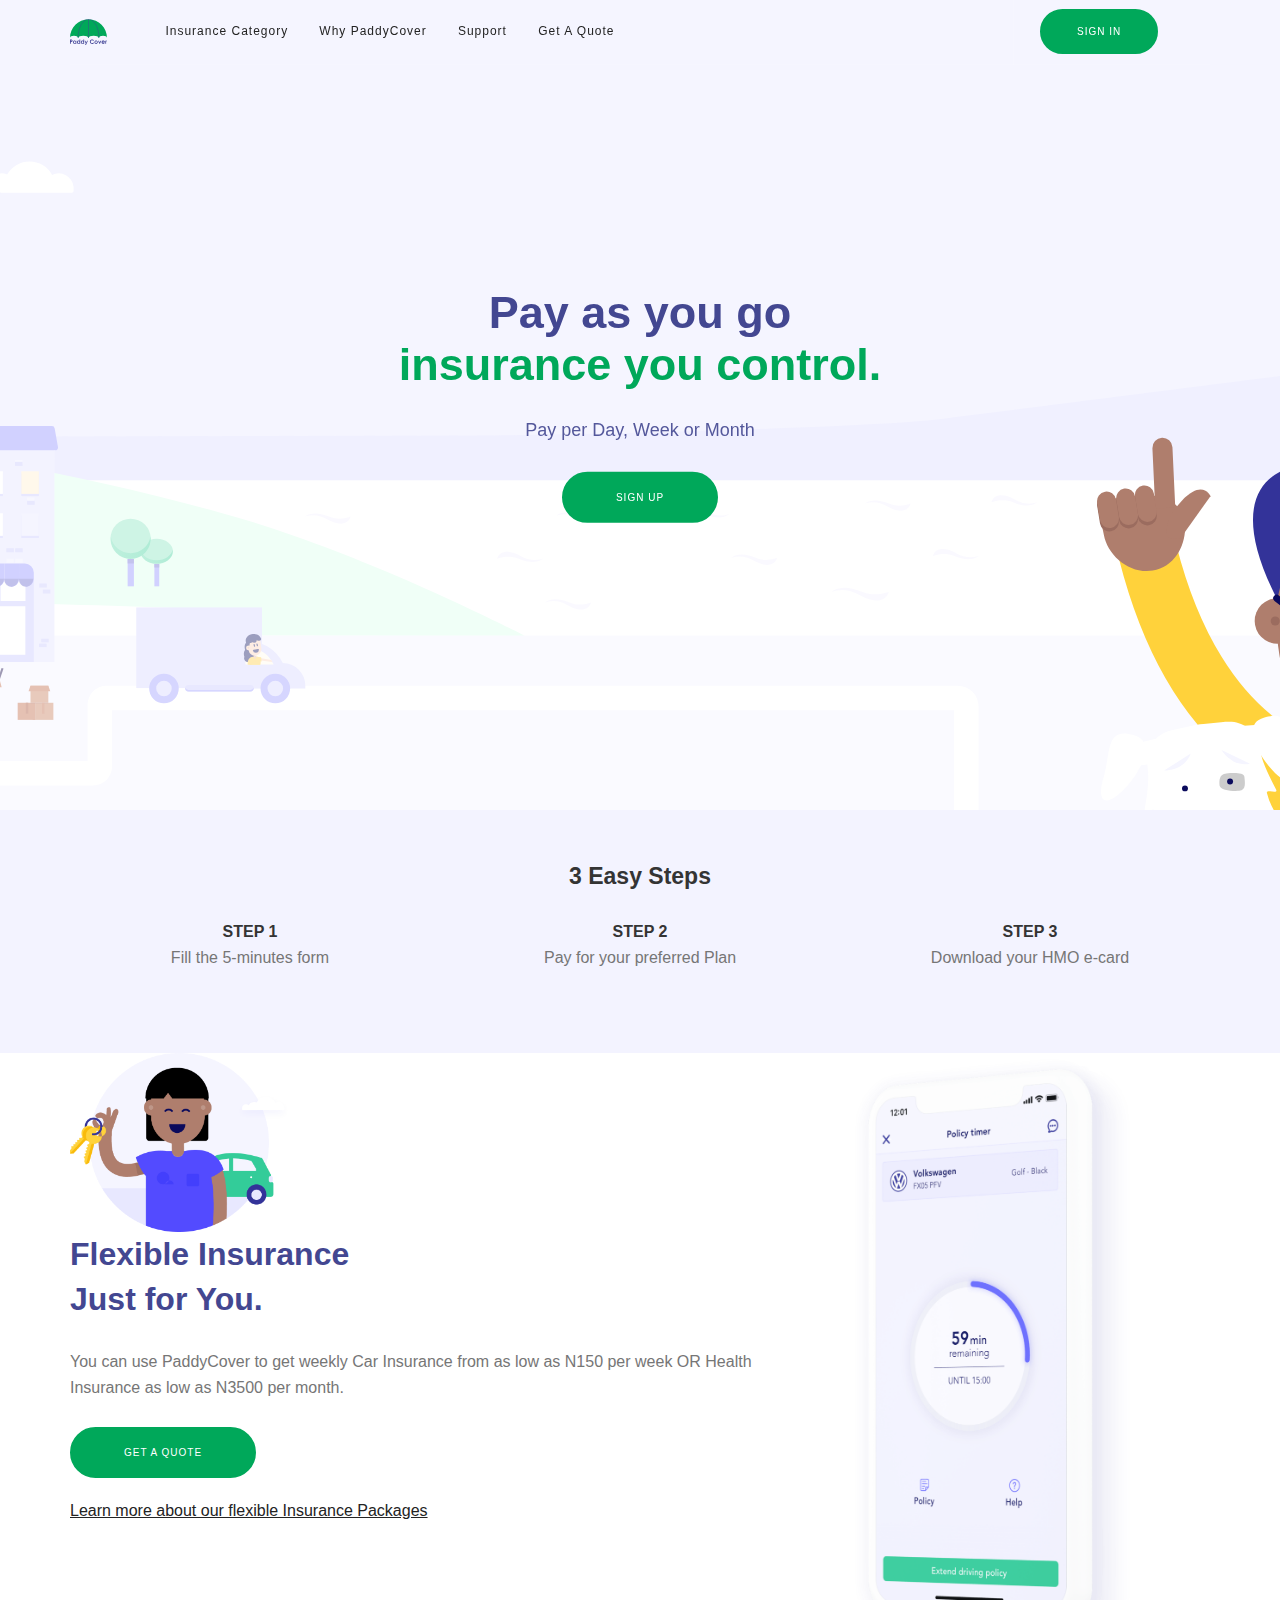
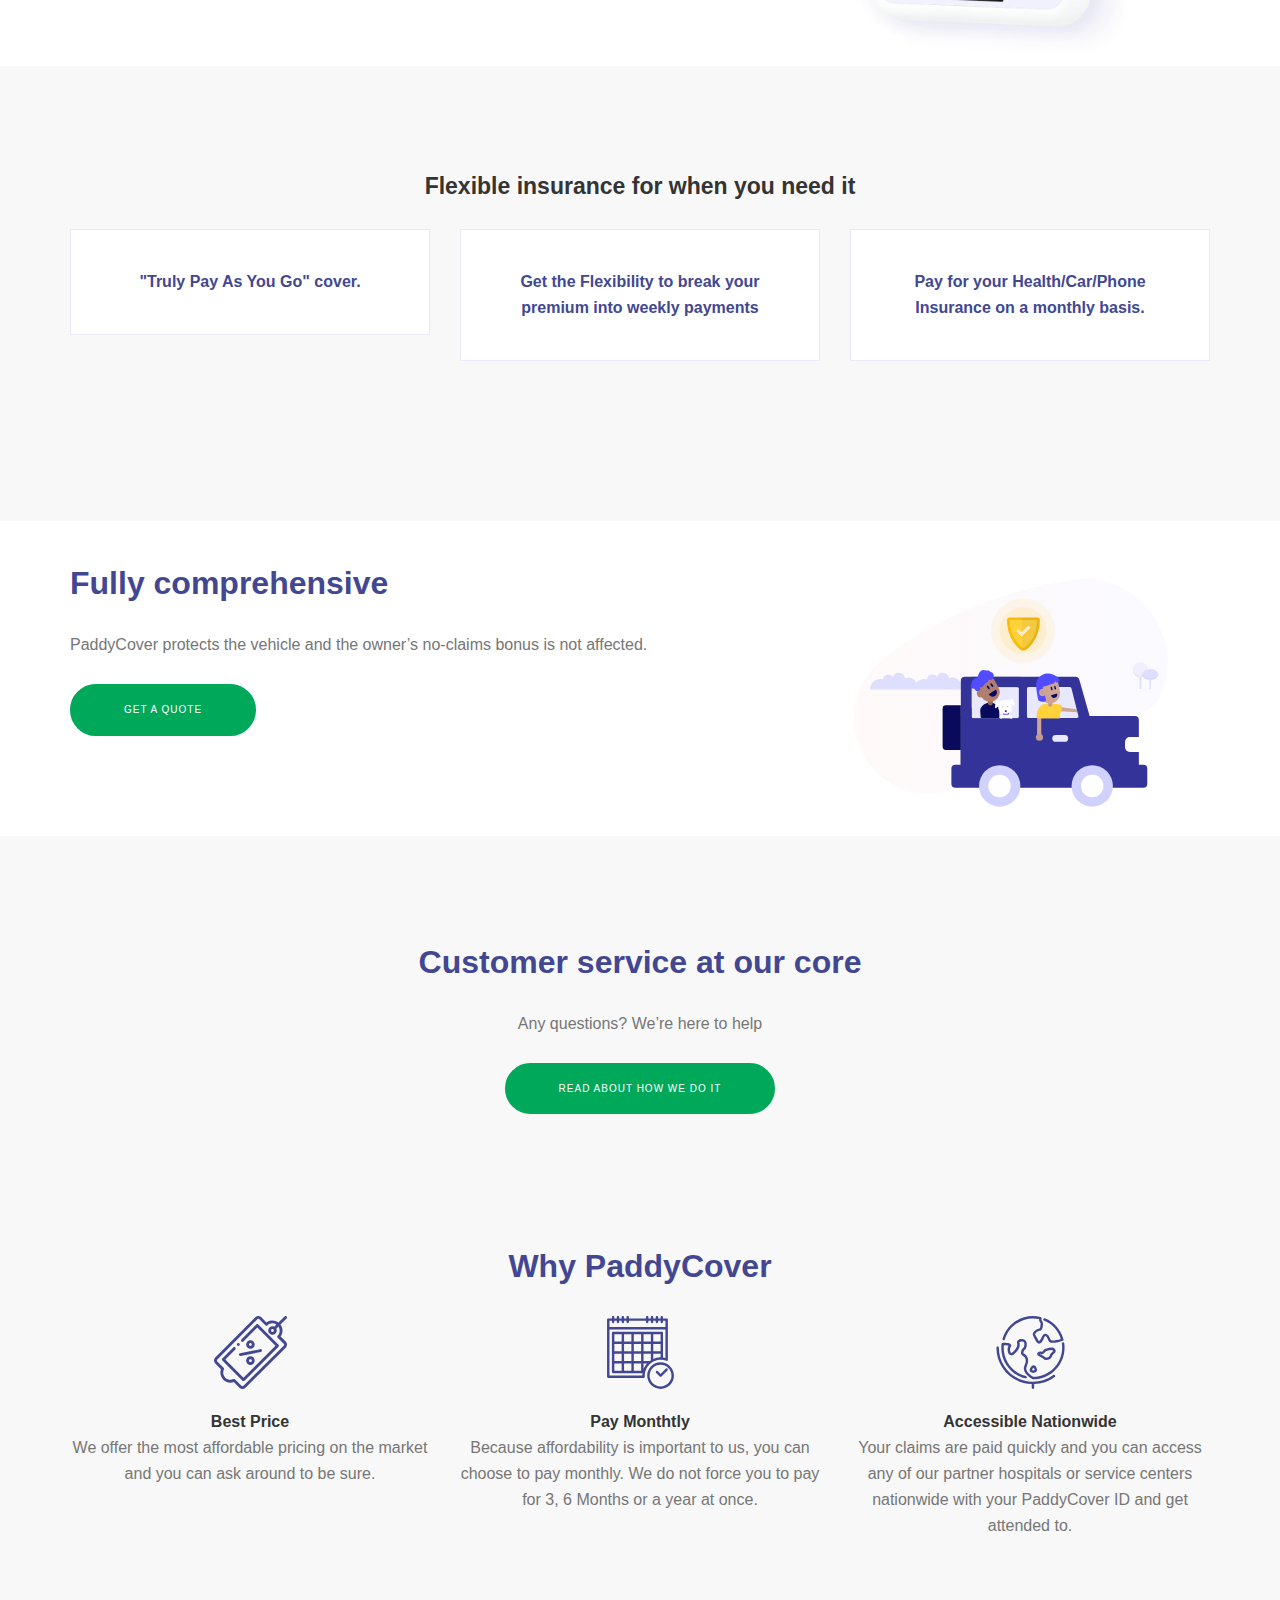
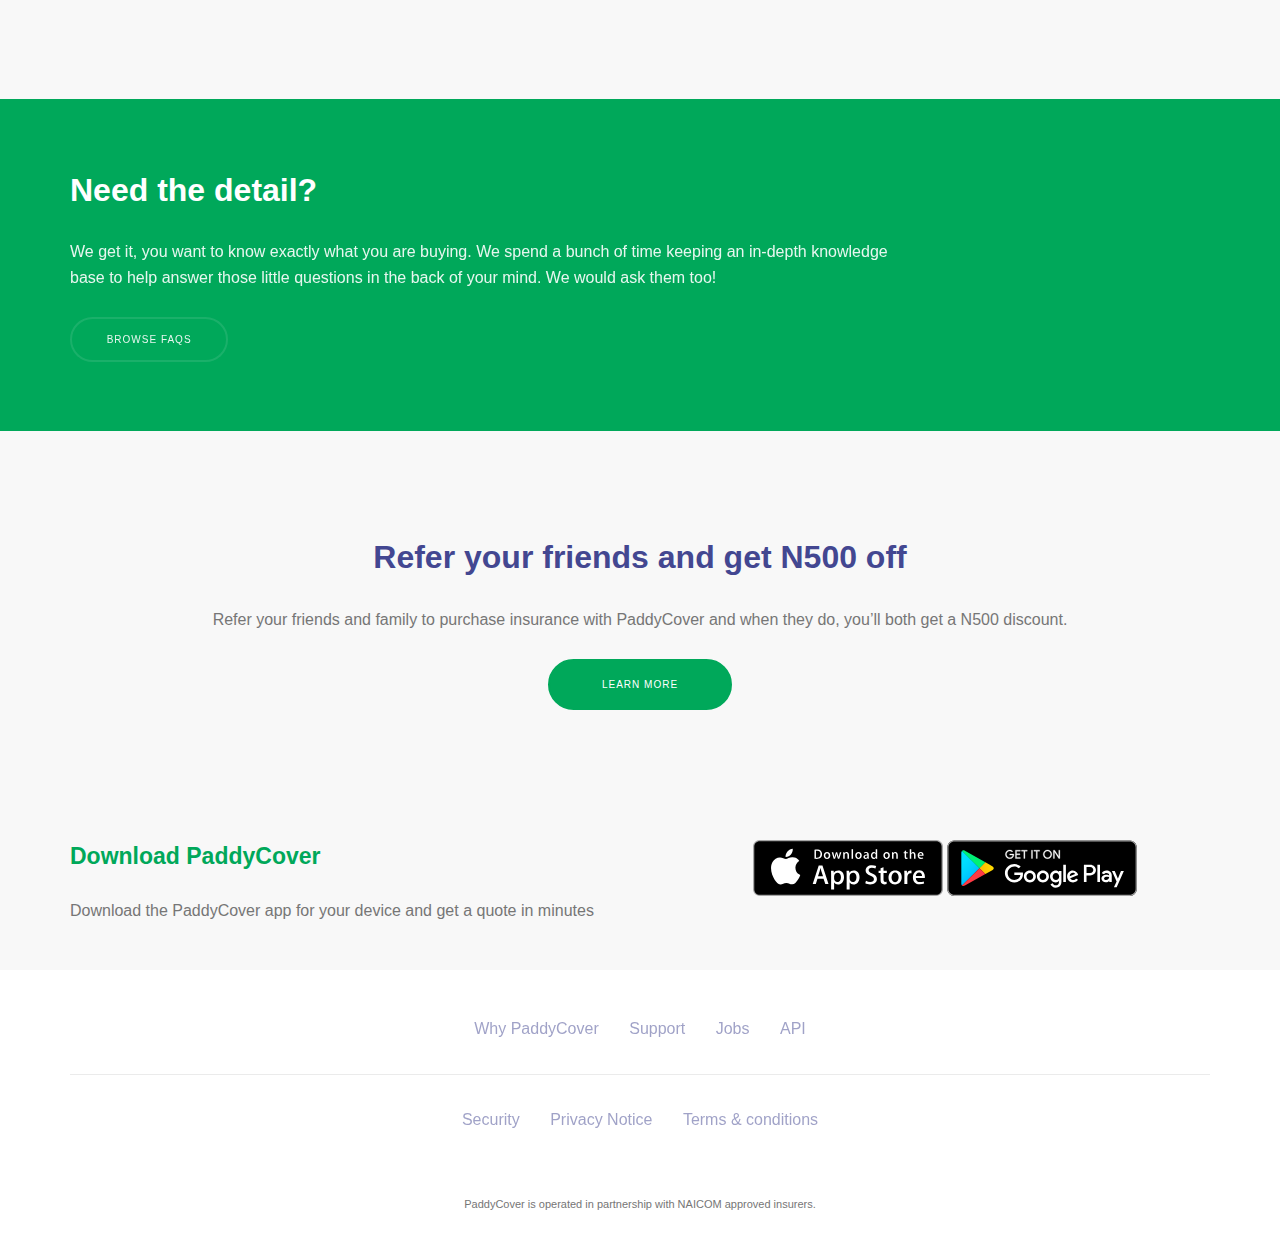
<file: index.html>
<!doctype html>
<html lang="en">

<head>
    <meta charset="utf-8">
    <title>Paddy Cover</title>
    <meta name="viewport" content="width=device-width, initial-scale=1.0">
    <link href="css/bootstrap.css" rel="stylesheet" type="text/css" media="all" />
    <link href="css/socicon.css" rel="stylesheet" type="text/css" media="all" />
    <link href="css/iconsmind.css" rel="stylesheet" type="text/css" media="all" />
    <link href="css/interface-icons.css" rel="stylesheet" type="text/css" media="all" />
    <link href="css/owl.carousel.css" rel="stylesheet" type="text/css" media="all" />
    <link href="css/lightbox.min.css" rel="stylesheet" type="text/css" media="all" />
    <link href="css/theme.css" rel="stylesheet" type="text/css" media="all" />
    <link href="css/custom.css" rel="stylesheet" type="text/css" media="all" />
    <link href="css/custom-paddy.css" rel="stylesheet" type="text/css" media="all" />

    <link rel="shortcut icon" href="img/favicon.png">

    <style type="text/css">
        #message-wrapper {
            display: none !important;
        }
    </style>



    <!-- <link href='https://fonts.googleapis.com/css?family=Lora:400,400italic,700%7CMontserrat:400,700' rel='stylesheet' type='text/css'> -->
    <!-- <link href="css.html" rel="stylesheet" type="text/css" media="all" /> -->
</head>

<body class="scroll-assist theme--square">
    <a id="top"></a>
    <div class="loader"></div>
    <div class="container">
        <nav class="transition--fade">
            <div class="nav-bar nav--absolute nav--transparent" data-fixed-at="200">
                <div class="nav-module logo-module left">
                    <a href="index.html">
                        <img class="logo logo-dark" alt="logo" src="img/logo.svg" />
                        <img class="logo logo-light" alt="logo" src="img/logo.svg" />
                    </a>
                </div>
                <div class="nav-module menu-module left">
                    <ul class="menu">
                        <li>
                            <a href="#">
                                Insurance Category
                            </a>
                            <ul>
                                <li class="dropdown">
                                    <a href="thirdParty.html">3rd Party Car Insurance</a>
                                </li>
                                <li class="dropdown">
                                    <a href="comprehensive.html">Comprehensive Car Insurance</a>
                                </li>
                                <li class="dropdown">
                                    <a href="health.html">Health Insurance</a>
                                </li>
                                <li class="dropdown">
                                    <a href="phone.html">Phone/Laptop Insurance</a>
                                </li>
                            </ul>
                        </li>
                        <li>
                            <a href="#">
                                Why PaddyCover
                            </a>
                            <ul>
                                <li class="dropdown">
                                    <a href="about.html">About</a>
                                </li>
                                <li class="dropdown">
                                    <a href="customer.html">Customer Service</a>
                                </li>
                                <li class="dropdown">
                                    <a href="team.html">Team</a>
                                </li>
                            </ul>
                        </li>
                        <li>
                            <a href="support.html">
                                Support
                            </a>
                        </li>
                        <li>
                            <a href="quote.html" class="">
                                Get a Quote
                            </a>
                        </li>

                    </ul>
                </div>
                <!--end nav module-->
                <div class="nav-module right">

                </div>
                <div class="nav-module right">
                    <a class="btn  btn--sm btn--primary" href="sign-in.html">
                        <span class="btn__text">
                            Sign In
                        </span>
                    </a>
                </div>
            </div>
            <!--end nav bar-->
            <div class="nav-mobile-toggle visible-sm visible-xs">
                <i class="icon-Align-Right icon icon--sm"></i>
            </div>
        </nav>
    </div>

    <div class="main-container transition--fade">
        <section class="cover imagebg height-90 parallax" data-overlay="5">
            <div class="background-image-holder" style="background-position: 56%!important;">
                <img alt="background" src="img/headerr.svg" />
            </div>
            <div class="container pos-vertical-center">
                <div class="row">
                    <div class="col-sm-12 text-center">
                        <h1 class="h2 t-blue mb-0">Pay as you go </h1>
                        <h1 class="h2 t-green mt-0">insurance you control.</h1>
                        <p class="f-18 t-blue">
                            Pay per Day, Week or Month
                        </p>
                        <a class="btn btn--primary" href="sign-up.html">
                            <span class="btn__text">
                                Sign Up
                            </span>
                        </a>
                    </div>
                </div>
                <!--end of row-->
            </div>
            <!--end of container-->
        </section>
        <section class="ff-sec">
            <div class="container">
                <h4 class="text-center">3 Easy Steps</h4>
                <div class="row">
                    <div class="col-sm-4">
                        <div class="feature text-center feature-1">
                            <h5 class="ff">STEP 1</h5>
                            <p>Fill the 5-minutes form</p>
                        </div>
                    </div>
                    <div class="col-sm-4">
                        <div class="feature text-center feature-1">
                            <h5 class="ff">STEP 2</h5>
                            <p>Pay for your preferred Plan</p>
                        </div>
                    </div>
                    <div class="col-sm-4">
                        <div class="feature text-center feature-1">
                            <h5 class="ff">STEP 3</h5>
                            <p>Download your HMO e-card</p>
                        </div>
                    </div>
                </div>
            </div>
        </section>

        <section class="testimonial testimonial-3">
            <div class="container">
                <div class="row">
                    <div class="col-sm-8">
                        <img alt="avatar" src="img/carkeys-b.png" style="width: 225px;">
                        <h3 class="t-blue">Flexible Insurance<br>
                            Just for You.</h3>
                        <p>You can use PaddyCover to get weekly Car Insurance from as low as N150 per week OR Health
                            Insurance as low as N3500 per month.</p>
                        <a class="btn btn--primary" href="quote.html">
                            <span class="btn__text">
                                Get a Quote
                            </span>
                        </a>
                        <p style="margin-top: 20px;">
                            <a href="#">Learn more about our flexible Insurance Packages</a>
                        </p>

                    </div>
                    <div class="col-sm-4">
                        <img class="app-img" alt="avatar" src="img/mobile.png">
                    </div>
                </div>
                <!--end of row-->
            </div>
            <!--end of container-->
        </section>

        <section>
            <div class="container">
                <div class="row">
                    <div class="col-sm-8 col-sm-offset-2 text-center">
                        <h4>Flexible insurance for when you need it</h4>
                    </div>
                </div>
                <!--end of row-->
                <div class="row">
                    <div class="col-sm-4">
                        <div class="testimonial testimonial-1 text-center boxed bg--white">

                            <h5 class="t-blue">"Truly Pay As You Go" cover.</h5>

                        </div>
                    </div>
                    <div class="col-sm-4">
                        <div class="testimonial testimonial-1 text-center boxed bg--white">

                            <h5 class="t-blue">Get the Flexibility to break your premium into weekly payments</h5>
                        </div>
                    </div>

                    <div class="col-sm-4">
                        <div class="testimonial testimonial-1 text-center boxed bg--white">

                            <h5 class="t-blue">Pay for your Health/Car/Phone Insurance on a monthly basis.</h5>
                        </div>
                    </div>
                </div>
            </div>
            <!--end of container-->
        </section>
        <section class="testimonial testimonial-3 p-4">
            <div class="container">
                <div class="row">
                    <div class="col-sm-8">
                        <h3 class="t-blue">Fully comprehensive</h3>
                        <p>PaddyCover protects the vehicle and the owner’s no-claims bonus is not affected.</p>
                        <a class="btn btn--primary mb--1" href="quote.html">
                            <span class="btn__text">
                                Get a Quote
                            </span>
                        </a>

                    </div>
                    <div class="col-sm-4">
                        <img alt="avatar" src="img/motor.svg">
                    </div>
                </div>
                <!--end of row-->
            </div>
            <!--end of container-->
        </section>
        <section class=" cta cta-7">
            <div class="container">
                <div class="row">
                    <div class="col-sm-12 text-center">
                        <h3 class="t-blue">Customer service at our core</h3>
                        <p>Any questions? We’re here to help</p>
                        <a class="btn btn--primary mb--1" href="#">
                            <span class="btn__text">
                                Read About how we do it
                            </span>
                        </a>
                    </div>
                </div>
            </div>
            <!--end of container-->
        </section>

        <section class="cta cta-7">
            <div class="container">
                <div class="row">
                    <div class="col-sm-12 text-center">
                        <h3 class="t-blue">Why PaddyCover</h3>
                    </div>
                </div>
                <div class="row">
                    <div class="col-sm-4">
                        <div class="feature text-center feature-1">
                            <img class="why-icons img-responsive" src="img/tag.svg" />
                            <h5 class="ff">Best Price</h5>
                            <p>We offer the most affordable pricing on the market and you can ask around to be sure.</p>
                        </div>
                    </div>
                    <div class="col-sm-4">
                        <div class="feature text-center feature-1">
                            <img class="why-icons img-responsive" src="img/calendar.svg" />
                            <h5 class="ff">Pay Monthtly</h5>
                            <p>Because affordability is important to us, you can choose to pay monthly. We do not force
                                you to pay for 3, 6 Months or a year at once.</p>
                        </div>
                    </div>
                    <div class="col-sm-4">
                        <div class="feature text-center feature-1">
                            <img class="why-icons img-responsive" src="img/earth-globe.svg" />
                            <h5 class="ff">Accessible Nationwide</h5>
                            <p>Your claims are paid quickly and you can access any of our partner hospitals or service
                                centers nationwide with your PaddyCover ID and get attended to.</p>
                        </div>
                    </div>
                </div>
            </div>
        </section>
        <section class="bg--primary space--sm cta">
            <div class="container">
                <div class="row">
                    <div class="col-md-9">
                        <h3>Need the detail?</h3>
                        <p>We get it, you want to know exactly what you are buying. We spend a bunch of time keeping an
                            in-depth knowledge base to help answer those little questions in the back of your mind. We
                            would ask them too!</p>
                        <a class="btn btn--sm" href="#">
                            <span class="btn__text">
                                Browse FAQs
                            </span>
                        </a>
                    </div>
                </div>
                <!--end of row-->
            </div>
            <!--end of container-->
        </section>
        <section class="cta cta-7">
            <div class="container">
                <div class="row">
                    <div class="col-sm-12 text-center">
                        <h3 class="t-blue">Refer your friends and get N500 off</h3>
                        <p>Refer your friends and family to purchase insurance with PaddyCover and when they do, you’ll
                            both get a N500 discount.</p>
                        <a class="btn btn--primary mb--1" href="#">
                            <span class="btn__text">
                                Learn More
                            </span>
                        </a>
                    </div>
                </div>
            </div>
        </section>


        <section class="cta cta-7 d-sec">
            <div class="container">
                <div class="row">
                    <div class="col-sm-7">
                        <h4 class="t-green">Download PaddyCover</h4>
                        <p>Download the PaddyCover app for your device and get a quote in minutes</p>
                    </div>
                    <div class="col-sm-5">
                        <a href="#">
                            <img style="width: 190px;" alt="avatar" src="img/store-apple.svg">
                        </a>
                        <a href="#">
                            <img style="width: 190px;" alt="avatar" src="img/store-google.svg">
                        </a>
                    </div>
                </div>
                <!--end of row-->
            </div>
            <!--end of container-->
        </section>

        <footer class="footer-2 text-center bg--white">
            <div class="container">
                <div class="row">
                    <div class="col-sm-12 text-center text-center-xs">
                        <ul class="social-list">
                            <li>
                                <a href="#">
                                    Why PaddyCover
                                </a>
                            </li>
                            <li>
                                <a href="#">
                                    Support
                                </a>
                            </li>
                            <li>
                                <a href="#">
                                    Jobs
                                </a>
                            </li>
                            <li>
                                <a href="#">
                                    API
                                </a>
                            </li>
                        </ul>
                    </div>
                </div>
                <hr>
                <div class="row">
                    <div class="col-sm-12 text-center text-center-xs">
                        <ul class="social-list">
                            <li>
                                <a href="#">
                                    Security
                                </a>
                            </li>
                            <li>
                                <a href="#">
                                    Privacy Notice
                                </a>
                            </li>
                            <li>
                                <a href="#">
                                    Terms & conditions
                                </a>
                            </li>
                        </ul>
                    </div>
                </div>
                <div class="row">
                    <div class="col-sm-12">
                        <div class="footer__lower">
                            <span class="type--fine-print">PaddyCover is operated in partnership with NAICOM approved
                                insurers.</span>
                        </div>
                    </div>
                </div>
                <!--end row-->
            </div>
            <!--end container-->
        </footer>
    </div>
    <script src="js/jquery-2.1.4.min.js"></script>
    <script src="js/isotope.min.js"></script>
    <!-- <script src="js/ytplayer.min.js"></script> -->
    <!-- <script src="js/easypiechart.min.js"></script> -->
    <script src="js/owl.carousel.min.js"></script>
    <!-- <script src="js/lightbox.min.js"></script> -->
    <!-- <script src="js/twitterfetcher.min.js"></script> -->
    <script src="js/smooth-scroll.min.js"></script>
    <!-- <script src="js/scrollreveal.min.js"></script> -->
    <script src="js/parallax.js"></script>
    <script src="js/scripts.js"></script>
</body>

</html>
</file>
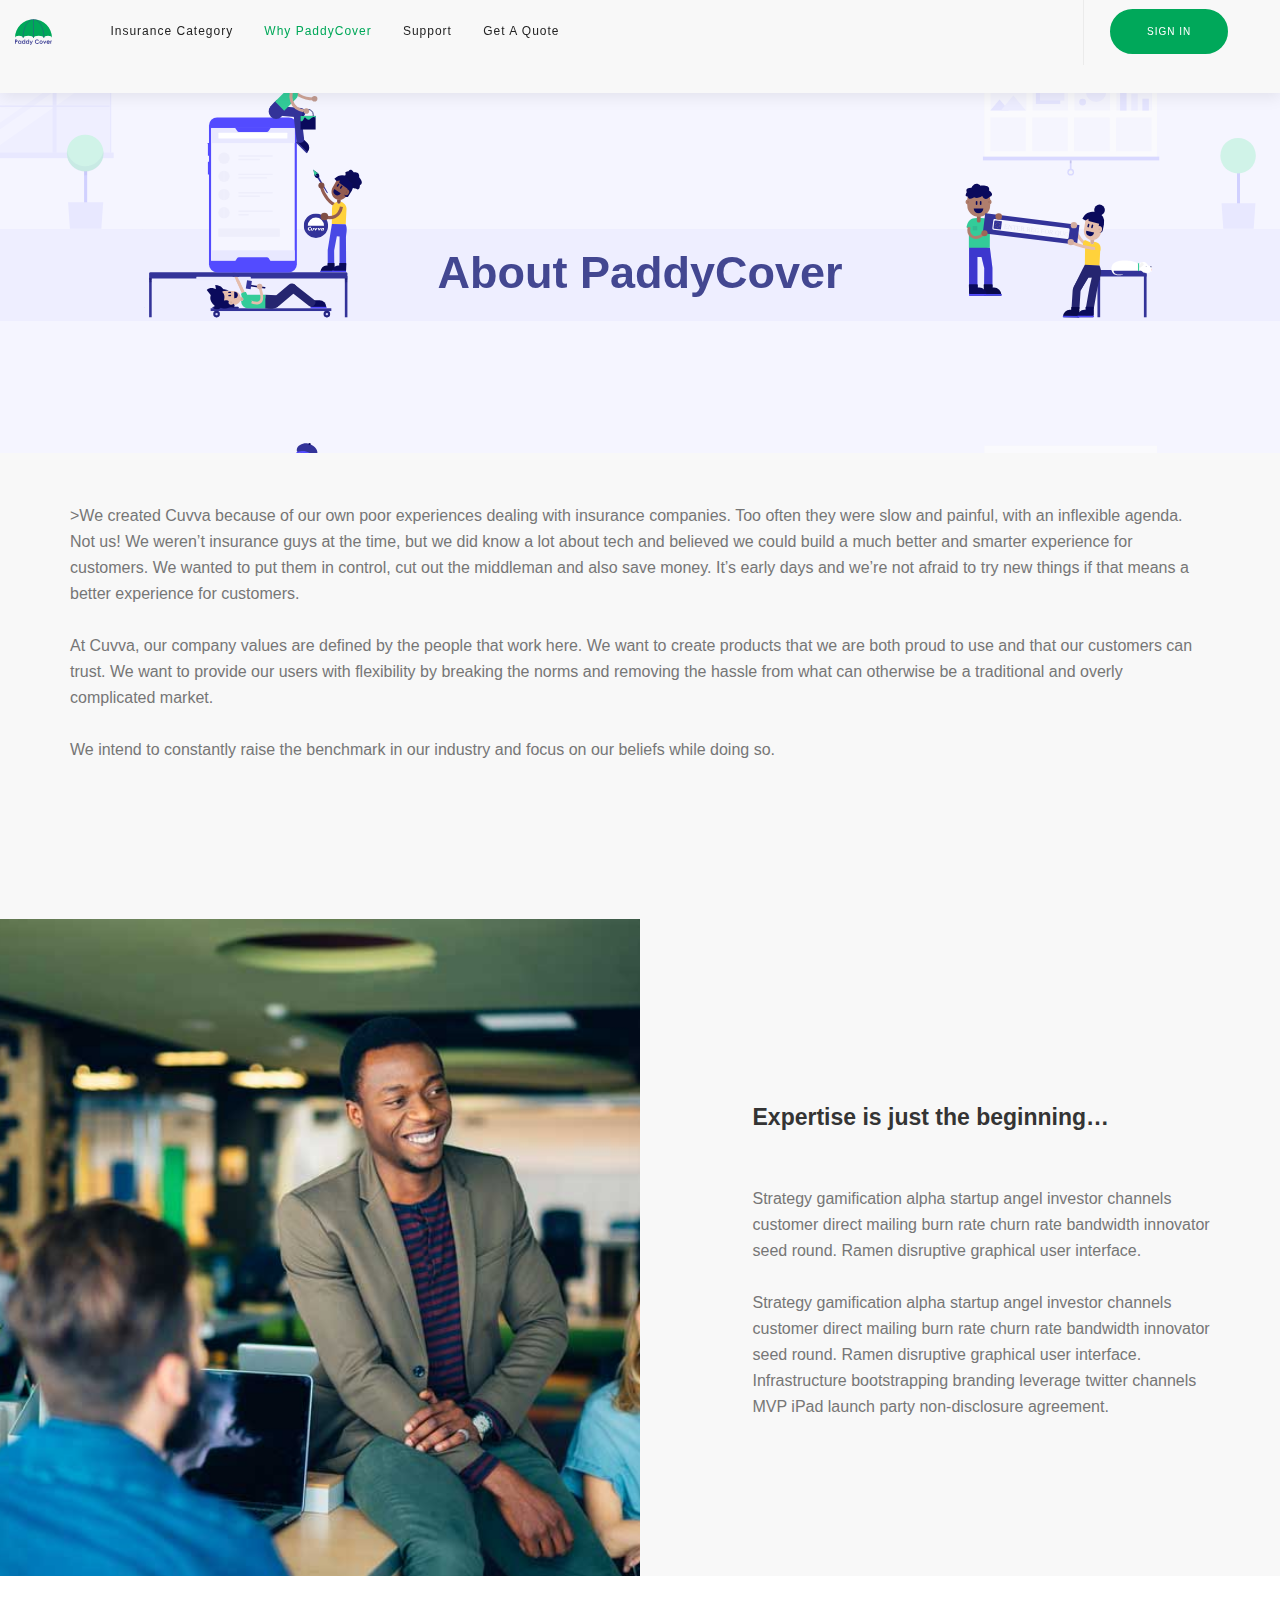
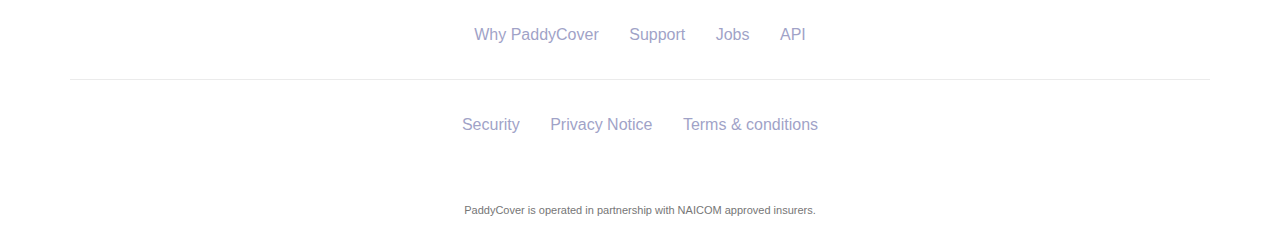
<file: about.html>
<!doctype html>
<html lang="en">

<head>
    <meta charset="utf-8">
    <title>Paddy Cover</title>
    <meta name="viewport" content="width=device-width, initial-scale=1.0">
    <link href="css/bootstrap.css" rel="stylesheet" type="text/css" media="all" />
    <link href="css/socicon.css" rel="stylesheet" type="text/css" media="all" />
    <link href="css/iconsmind.css" rel="stylesheet" type="text/css" media="all" />
    <link href="css/interface-icons.css" rel="stylesheet" type="text/css" media="all" />
    <link href="css/owl.carousel.css" rel="stylesheet" type="text/css" media="all" />
    <link href="css/lightbox.min.css" rel="stylesheet" type="text/css" media="all" />
    <link href="css/theme.css" rel="stylesheet" type="text/css" media="all" />
    <link href="css/custom.css" rel="stylesheet" type="text/css" media="all" />
    <link href="css/custom-paddy.css" rel="stylesheet" type="text/css" media="all" />

    <link rel="shortcut icon" href="img/favicon.png">

    <style type="text/css">
        #message-wrapper {
            display: none !important;
        }
    </style>



    <!-- <link href='https://fonts.googleapis.com/css?family=Lora:400,400italic,700%7CMontserrat:400,700' rel='stylesheet' type='text/css'> -->
    <!-- <link href="css.html" rel="stylesheet" type="text/css" media="all" /> -->
</head>

<body class="scroll-assist">
    <a id="top"></a>
    <div class="loader"></div>
    <nav class="transition--fade" style="min-height: 93px;
    box-shadow: 1px 4px 15px 0px #00000014;">
        <div class="nav-bar" data-fixed-at="200">
            <div class="nav-module logo-module left">
                <a href="index.html">
                    <img class="logo logo-dark" alt="logo" src="img/logo.svg" />
                    <img class="logo logo-light" alt="logo" src="img/logo.svg" />
                </a>
            </div>
            <div class="nav-module menu-module left">
                <ul class="menu">
                    <li>
                        <a href="#">
                            Insurance Category
                        </a>
                        <ul>
                            <li class="dropdown">
                                <a href="thirdParty.html">3rd Party Car Insurance</a>
                            </li>
                            <li class="dropdown">
                                <a href="comprehensive.html">Comprehensive Car Insurance</a>
                            </li>
                            <li class="dropdown">
                                <a href="health.html">Health Insurance</a>
                            </li>
                            <li class="dropdown">
                                <a href="phone.html">Phone/Laptop Insurance</a>
                            </li>
                        </ul>
                    </li>
                    <li class="active">
                        <a href="#">
                            Why PaddyCover
                        </a>
                        <ul>
                            <li class="dropdown">
                                <a href="about.html">About</a>
                            </li>
                            <li class="dropdown">
                                <a href="customer.html">Customer Service</a>
                            </li>
                            <li class="dropdown">
                                <a href="team.html">Team</a>
                            </li>
                        </ul>
                    </li>
                    <li>
                        <a href="support.html">
                            Support
                        </a>
                    </li>
                    <li>
                        <a href="quote.html" class="">
                            Get a Quote
                        </a>
                    </li>

                </ul>
            </div>
            <!--end nav module-->
            <div class="nav-module right">

            </div>
            <div class="nav-module right">
                <a class="btn  btn--sm btn--primary" href="sign-in.html">
                    <span class="btn__text">
                        Sign In
                    </span>
                </a>
            </div>
        </div>
        <!--end nav bar-->
        <div class="nav-mobile-toggle visible-sm visible-xs">
            <i class="icon-Align-Right icon icon--sm"></i>
        </div>
    </nav>
    <div class="main-container">
        <section class="height-40 page-title parallax" data-overlay="3">
            <div class="background-image-holder holder-about">
                <img alt="image" src="img/about.svg" />
            </div>
            <div class="container pos-vertical-center">
                <div class="row">
                    <div class="col-sm-10 col-sm-offset-1 text-center">
                        <h2 class="t-blue" style="margin-bottom: 0px;">About PaddyCover</h2>
                    </div>
                </div>
                <!--end row-->
            </div>
            <!--end container-->
        </section>

        <section class="cta cta-7" style="margin-top: 50px;">
            <div class="container">
                <p>>We created Cuvva because of our own poor experiences dealing with insurance companies. Too often
                    they
                    were
                    slow and painful, with an inflexible agenda. Not us! We weren’t insurance guys at the time, but we
                    did
                    know
                    a lot about tech and believed we could build a much better and smarter experience for customers.
                    We
                    wanted
                    to put them in control, cut out the middleman and also save money. It’s early days and we’re not
                    afraid
                    to
                    try new things if that means a better experience for customers.</p>

                <p>At Cuvva, our company values are defined by the people that work here. We want to create products
                    that
                    we
                    are both proud to use and that our customers can trust.
                    We want to provide our users with flexibility by breaking the norms and removing the hassle from
                    what
                    can
                    otherwise be a traditional and overly complicated market.</p>
                <p>

                    We intend to constantly raise the benchmark in our industry and focus on our beliefs while doing
                    so.</p>
            </div>

        </section>
        <section class="imageblock about-1">
            <div class="imageblock__content col-md-6 col-sm-4 pos-left">
                <div class="background-image-holder" style="background: url(&quot;img/political-5.jpg&quot;); opacity: 1;">
                    <img alt="image" src="img/political-5.jpg">
                </div>
            </div>
            <div class="container">
                <div class="row">
                    <div class="col-md-5 col-md-push-7 col-sm-8 col-sm-push-4">
                        <h4>Expertise is just the beginning…</h4>
                        <p>
                            Strategy gamification alpha startup angel investor channels customer direct mailing burn
                            rate churn rate bandwidth innovator seed round. Ramen disruptive graphical user interface.
                        </p>
                        <p>
                            Strategy gamification alpha startup angel investor channels customer direct mailing burn
                            rate churn rate bandwidth innovator seed round. Ramen disruptive graphical user interface.
                            Infrastructure bootstrapping branding leverage twitter channels MVP iPad launch party
                            non-disclosure agreement.
                        </p>
                    </div>
                </div>
                <!--end of row-->
            </div>
            <!--end of container-->
        </section>
        <footer class="footer-2 text-center bg--white">
            <div class="container">
                <div class="row">
                    <div class="col-sm-12 text-center text-center-xs">
                        <ul class="social-list">
                            <li>
                                <a href="#">
                                    Why PaddyCover
                                </a>
                            </li>
                            <li>
                                <a href="#">
                                    Support
                                </a>
                            </li>
                            <li>
                                <a href="#">
                                    Jobs
                                </a>
                            </li>
                            <li>
                                <a href="#">
                                    API
                                </a>
                            </li>
                        </ul>
                    </div>
                </div>
                <hr>
                <div class="row">
                    <div class="col-sm-12 text-center text-center-xs">
                        <ul class="social-list">
                            <li>
                                <a href="#">
                                    Security
                                </a>
                            </li>
                            <li>
                                <a href="#">
                                    Privacy Notice
                                </a>
                            </li>
                            <li>
                                <a href="#">
                                    Terms &amp; conditions
                                </a>
                            </li>
                        </ul>
                    </div>
                </div>
                <div class="row">
                    <div class="col-sm-12">
                        <div class="footer__lower">
                            <span class="type--fine-print">PaddyCover is operated in partnership with NAICOM approved
                                insurers.</span>
                        </div>
                    </div>
                </div>
                <!--end row-->
            </div>
            <!--end container-->
        </footer>
    </div>
    <script src="js/jquery-2.1.4.min.js"></script>
    <script src="js/isotope.min.js"></script>
    <!-- <script src="js/ytplayer.min.js"></script> -->
    <!-- <script src="js/easypiechart.min.js"></script> -->
    <script src="js/owl.carousel.min.js"></script>
    <!-- <script src="js/lightbox.min.js"></script> -->
    <!-- <script src="js/twitterfetcher.min.js"></script> -->
    <script src="js/smooth-scroll.min.js"></script>
    <!-- <script src="js/scrollreveal.min.js"></script> -->
    <script src="js/parallax.js"></script>
    <script src="js/scripts.js"></script>
</body>

</html>
</file>
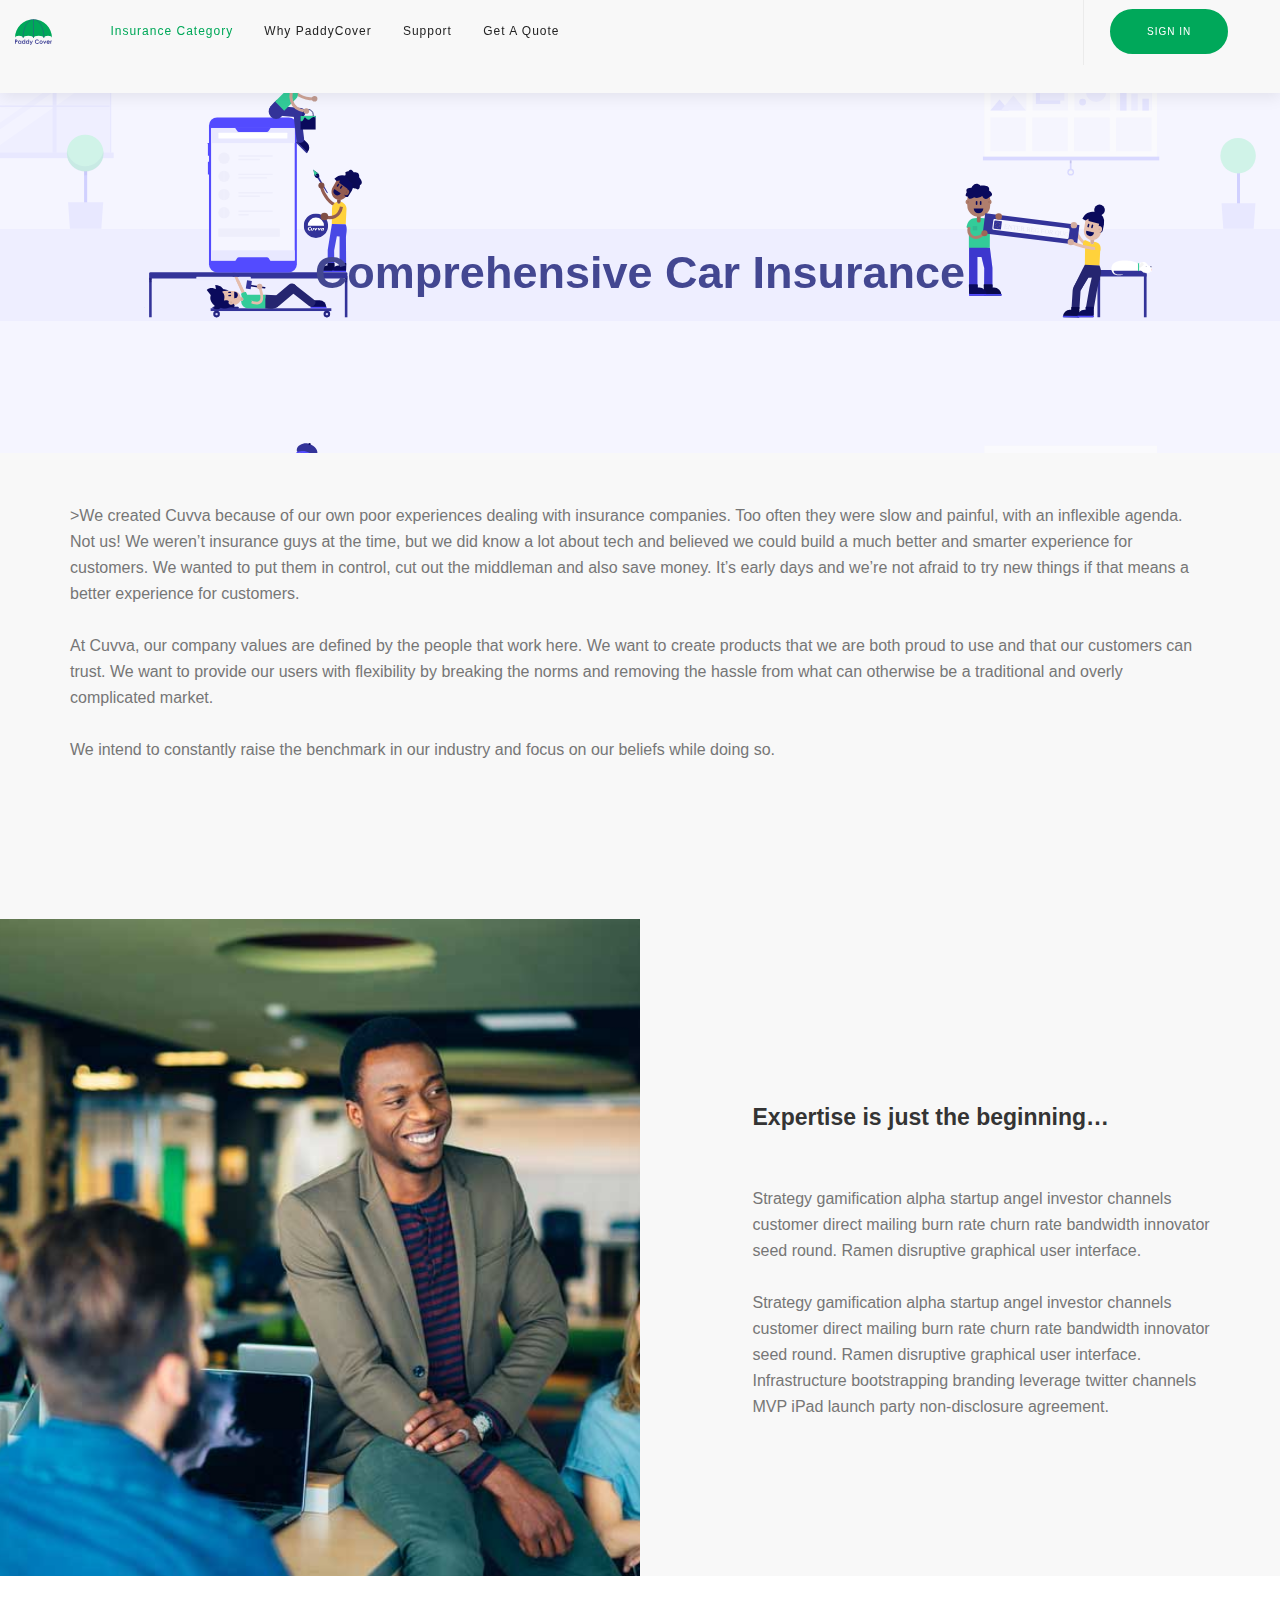
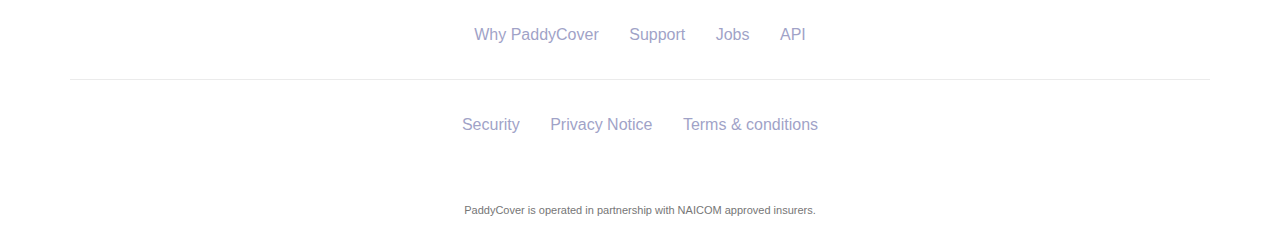
<file: comprehensive.html>
<!doctype html>
<html lang="en">

<head>
    <meta charset="utf-8">
    <title>Paddy Cover</title>
    <meta name="viewport" content="width=device-width, initial-scale=1.0">
    <link href="css/bootstrap.css" rel="stylesheet" type="text/css" media="all" />
    <link href="css/socicon.css" rel="stylesheet" type="text/css" media="all" />
    <link href="css/iconsmind.css" rel="stylesheet" type="text/css" media="all" />
    <link href="css/interface-icons.css" rel="stylesheet" type="text/css" media="all" />
    <link href="css/owl.carousel.css" rel="stylesheet" type="text/css" media="all" />
    <link href="css/lightbox.min.css" rel="stylesheet" type="text/css" media="all" />
    <link href="css/theme.css" rel="stylesheet" type="text/css" media="all" />
    <link href="css/custom.css" rel="stylesheet" type="text/css" media="all" />
    <link href="css/custom-paddy.css" rel="stylesheet" type="text/css" media="all" />

    <link rel="shortcut icon" href="img/favicon.png">

    <style type="text/css">
        #message-wrapper {
            display: none !important;
        }
    </style>



    <!-- <link href='https://fonts.googleapis.com/css?family=Lora:400,400italic,700%7CMontserrat:400,700' rel='stylesheet' type='text/css'> -->
    <!-- <link href="css.html" rel="stylesheet" type="text/css" media="all" /> -->
</head>

<body class="scroll-assist">
    <a id="top"></a>
    <div class="loader"></div>
    <nav class="transition--fade" style="min-height: 93px;
    box-shadow: 1px 4px 15px 0px #00000014;">
        <div class="nav-bar" data-fixed-at="200">
            <div class="nav-module logo-module left">
                <a href="index.html">
                    <img class="logo logo-dark" alt="logo" src="img/logo.svg" />
                    <img class="logo logo-light" alt="logo" src="img/logo.svg" />
                </a>
            </div>
            <div class="nav-module menu-module left">
                <ul class="menu">
                    <li class="active">
                        <a href="#">
                            Insurance Category
                        </a>
                        <ul>
                            <li class="dropdown">
                                <a href="thirdParty.html">3rd Party Car Insurance</a>
                            </li>
                            <li class="dropdown">
                                <a href="comprehensive.html">Comprehensive Car Insurance</a>
                            </li>
                            <li class="dropdown">
                                <a href="health.html">Health Insurance</a>
                            </li>
                            <li class="dropdown">
                                <a href="phone.html">Phone/Laptop Insurance</a>
                            </li>
                        </ul>
                    </li>
                    <li>
                        <a href="#">
                            Why PaddyCover
                        </a>
                        <ul>
                            <li class="dropdown">
                                <a href="about.html">About</a>
                            </li>
                            <li class="dropdown">
                                <a href="customer.html">Customer Service</a>
                            </li>
                            <li class="dropdown">
                                <a href="team.html">Team</a>
                            </li>
                        </ul>
                    </li>
                    <li>
                        <a href="support.html">
                            Support
                        </a>
                    </li>
                    <li>
                        <a href="quote.html" class="">
                            Get a Quote
                        </a>
                    </li>

                </ul>
            </div>
            <!--end nav module-->
            <div class="nav-module right">

            </div>
            <div class="nav-module right">
                <a class="btn  btn--sm btn--primary" href="sign-in.html">
                    <span class="btn__text">
                        Sign In
                    </span>
                </a>
            </div>
        </div>
        <!--end nav bar-->
        <div class="nav-mobile-toggle visible-sm visible-xs">
            <i class="icon-Align-Right icon icon--sm"></i>
        </div>
    </nav>
    <div class="main-container">
        <section class="height-40 page-title parallax" data-overlay="3">
            <div class="background-image-holder holder-about">
                <img alt="image" src="img/about.svg" />
            </div>
            <div class="container pos-vertical-center">
                <div class="row">
                    <div class="col-sm-10 col-sm-offset-1 text-center">
                        <h2 class="t-blue" style="margin-bottom: 0px;">Comprehensive Car Insurance</h2>
                    </div>
                </div>
                <!--end row-->
            </div>
            <!--end container-->
        </section>

        <section class="cta cta-7" style="margin-top: 50px;">
            <div class="container">
                <p>>We created Cuvva because of our own poor experiences dealing with insurance companies. Too often
                    they
                    were
                    slow and painful, with an inflexible agenda. Not us! We weren’t insurance guys at the time, but we
                    did
                    know
                    a lot about tech and believed we could build a much better and smarter experience for customers.
                    We
                    wanted
                    to put them in control, cut out the middleman and also save money. It’s early days and we’re not
                    afraid
                    to
                    try new things if that means a better experience for customers.</p>

                <p>At Cuvva, our company values are defined by the people that work here. We want to create products
                    that
                    we
                    are both proud to use and that our customers can trust.
                    We want to provide our users with flexibility by breaking the norms and removing the hassle from
                    what
                    can
                    otherwise be a traditional and overly complicated market.</p>
                <p>

                    We intend to constantly raise the benchmark in our industry and focus on our beliefs while doing
                    so.</p>
            </div>

        </section>
        <section class="imageblock about-1">
            <div class="imageblock__content col-md-6 col-sm-4 pos-left">
                <div class="background-image-holder" style="background: url(&quot;img/political-5.jpg&quot;); opacity: 1;">
                    <img alt="image" src="img/political-5.jpg">
                </div>
            </div>
            <div class="container">
                <div class="row">
                    <div class="col-md-5 col-md-push-7 col-sm-8 col-sm-push-4">
                        <h4>Expertise is just the beginning…</h4>
                        <p>
                            Strategy gamification alpha startup angel investor channels customer direct mailing burn
                            rate churn rate bandwidth innovator seed round. Ramen disruptive graphical user interface.
                        </p>
                        <p>
                            Strategy gamification alpha startup angel investor channels customer direct mailing burn
                            rate churn rate bandwidth innovator seed round. Ramen disruptive graphical user interface.
                            Infrastructure bootstrapping branding leverage twitter channels MVP iPad launch party
                            non-disclosure agreement.
                        </p>
                    </div>
                </div>
                <!--end of row-->
            </div>
            <!--end of container-->
        </section>
        <footer class="footer-2 text-center bg--white">
            <div class="container">
                <div class="row">
                    <div class="col-sm-12 text-center text-center-xs">
                        <ul class="social-list">
                            <li>
                                <a href="#">
                                    Why PaddyCover
                                </a>
                            </li>
                            <li>
                                <a href="#">
                                    Support
                                </a>
                            </li>
                            <li>
                                <a href="#">
                                    Jobs
                                </a>
                            </li>
                            <li>
                                <a href="#">
                                    API
                                </a>
                            </li>
                        </ul>
                    </div>
                </div>
                <hr>
                <div class="row">
                    <div class="col-sm-12 text-center text-center-xs">
                        <ul class="social-list">
                            <li>
                                <a href="#">
                                    Security
                                </a>
                            </li>
                            <li>
                                <a href="#">
                                    Privacy Notice
                                </a>
                            </li>
                            <li>
                                <a href="#">
                                    Terms &amp; conditions
                                </a>
                            </li>
                        </ul>
                    </div>
                </div>
                <div class="row">
                    <div class="col-sm-12">
                        <div class="footer__lower">
                            <span class="type--fine-print">PaddyCover is operated in partnership with NAICOM approved
                                insurers.</span>
                        </div>
                    </div>
                </div>
                <!--end row-->
            </div>
            <!--end container-->
        </footer>
    </div>
    <script src="js/jquery-2.1.4.min.js"></script>
    <script src="js/isotope.min.js"></script>
    <!-- <script src="js/ytplayer.min.js"></script> -->
    <!-- <script src="js/easypiechart.min.js"></script> -->
    <script src="js/owl.carousel.min.js"></script>
    <!-- <script src="js/lightbox.min.js"></script> -->
    <!-- <script src="js/twitterfetcher.min.js"></script> -->
    <script src="js/smooth-scroll.min.js"></script>
    <!-- <script src="js/scrollreveal.min.js"></script> -->
    <script src="js/parallax.js"></script>
    <script src="js/scripts.js"></script>
</body>

</html>
</file>
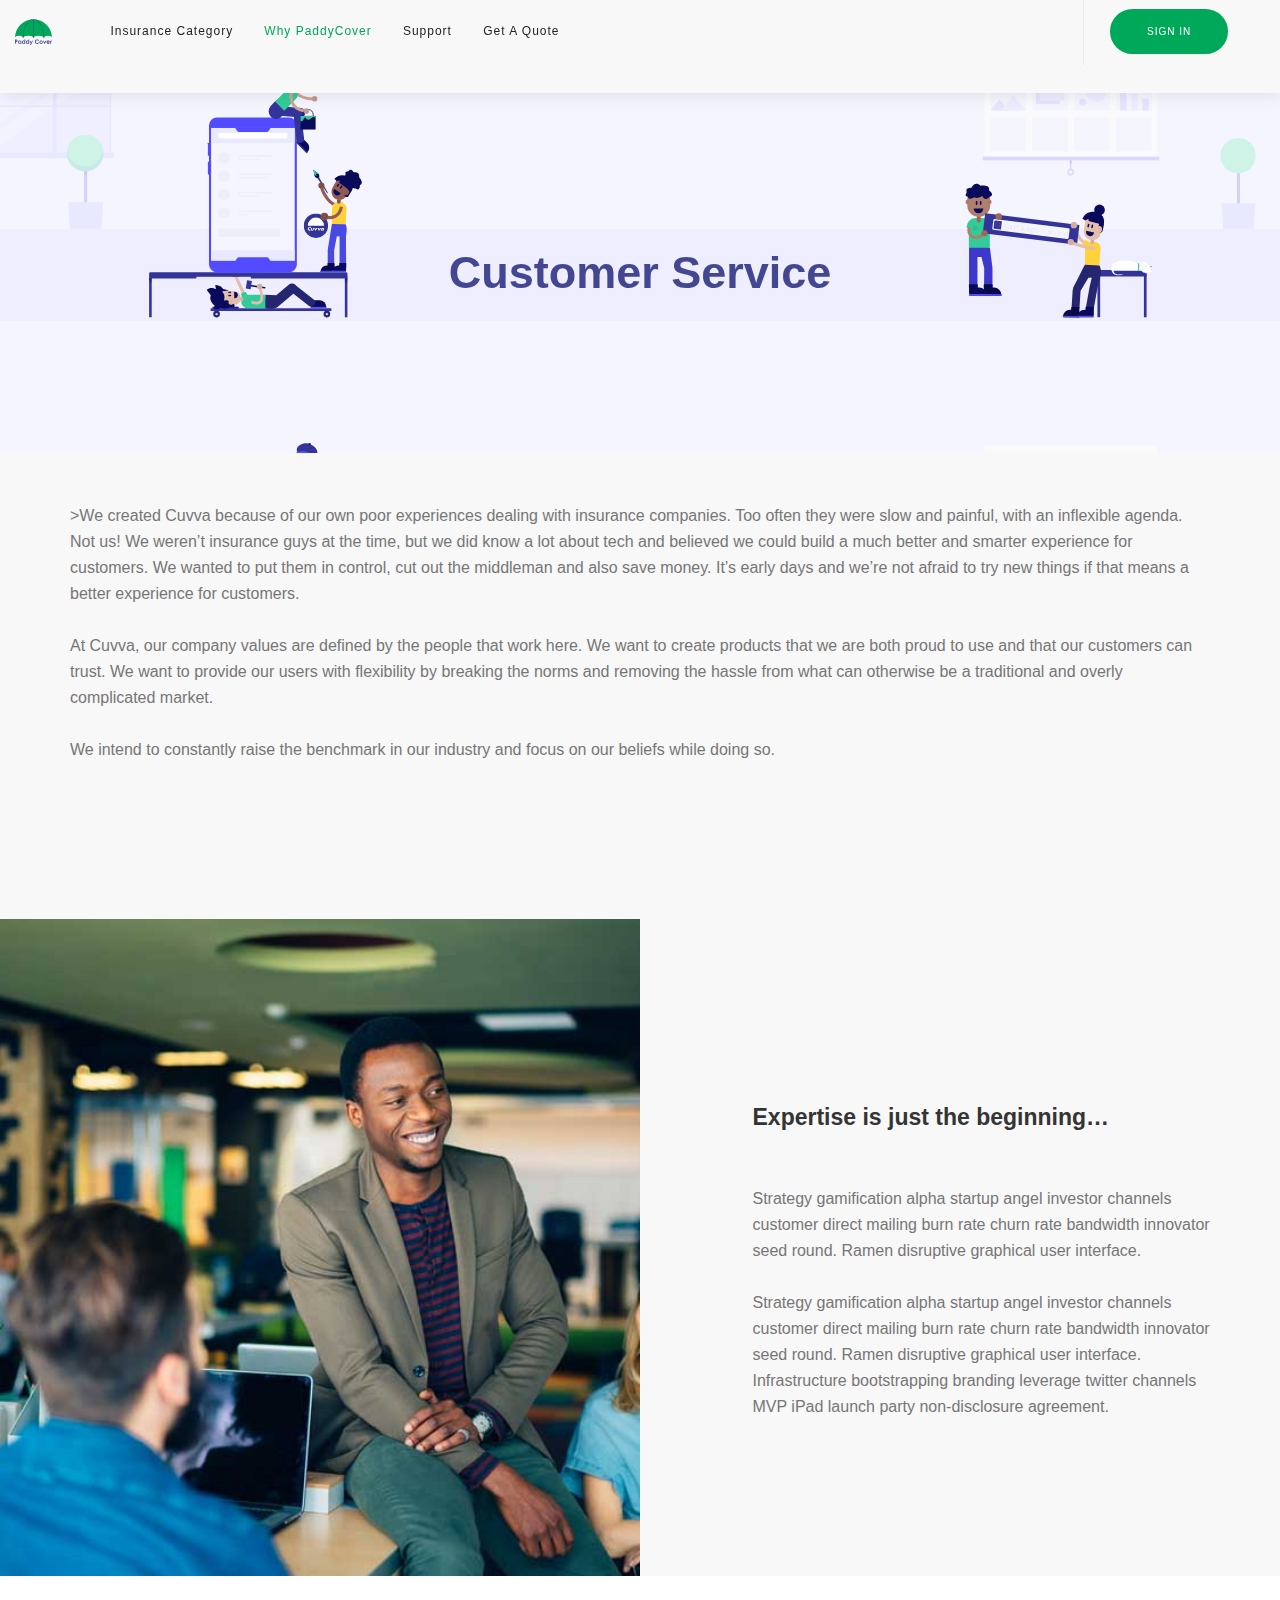
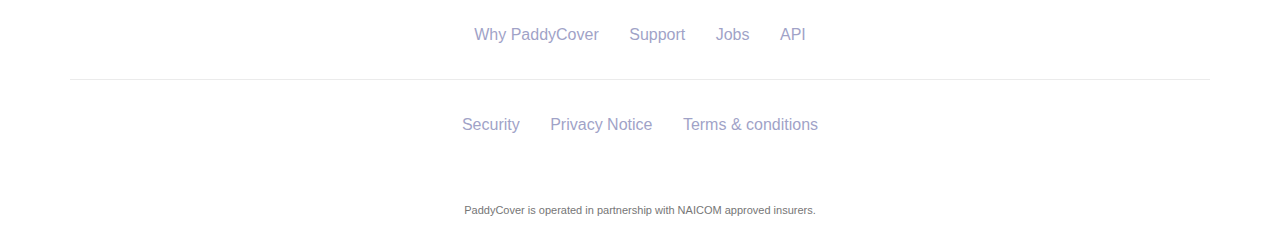
<file: customer.html>
<!doctype html>
<html lang="en">

<head>
    <meta charset="utf-8">
    <title>Paddy Cover</title>
    <meta name="viewport" content="width=device-width, initial-scale=1.0">
    <link href="css/bootstrap.css" rel="stylesheet" type="text/css" media="all" />
    <link href="css/socicon.css" rel="stylesheet" type="text/css" media="all" />
    <link href="css/iconsmind.css" rel="stylesheet" type="text/css" media="all" />
    <link href="css/interface-icons.css" rel="stylesheet" type="text/css" media="all" />
    <link href="css/owl.carousel.css" rel="stylesheet" type="text/css" media="all" />
    <link href="css/lightbox.min.css" rel="stylesheet" type="text/css" media="all" />
    <link href="css/theme.css" rel="stylesheet" type="text/css" media="all" />
    <link href="css/custom.css" rel="stylesheet" type="text/css" media="all" />
    <link href="css/custom-paddy.css" rel="stylesheet" type="text/css" media="all" />

    <link rel="shortcut icon" href="img/favicon.png">

    <style type="text/css">
        #message-wrapper {
            display: none !important;
        }
    </style>



    <!-- <link href='https://fonts.googleapis.com/css?family=Lora:400,400italic,700%7CMontserrat:400,700' rel='stylesheet' type='text/css'> -->
    <!-- <link href="css.html" rel="stylesheet" type="text/css" media="all" /> -->
</head>

<body class="scroll-assist">
    <a id="top"></a>
    <div class="loader"></div>
    <nav class="transition--fade" style="min-height: 93px;
    box-shadow: 1px 4px 15px 0px #00000014;">
        <div class="nav-bar" data-fixed-at="200">
            <div class="nav-module logo-module left">
                <a href="index.html">
                    <img class="logo logo-dark" alt="logo" src="img/logo.svg" />
                    <img class="logo logo-light" alt="logo" src="img/logo.svg" />
                </a>
            </div>
            <div class="nav-module menu-module left">
                <ul class="menu">
                    <li>
                        <a href="#">
                            Insurance Category
                        </a>
                        <ul>
                            <li class="dropdown">
                                <a href="thirdParty.html">3rd Party Car Insurance</a>
                            </li>
                            <li class="dropdown">
                                <a href="comprehensive.html">Comprehensive Car Insurance</a>
                            </li>
                            <li class="dropdown">
                                <a href="health.html">Health Insurance</a>
                            </li>
                            <li class="dropdown">
                                <a href="phone.html">Phone/Laptop Insurance</a>
                            </li>
                        </ul>
                    </li>
                    <li class="active">
                        <a href="#">
                            Why PaddyCover
                        </a>
                        <ul>
                            <li class="dropdown">
                                <a href="about.html">About</a>
                            </li>
                            <li class="dropdown">
                                <a href="customer.html">Customer Service</a>
                            </li>
                            <li class="dropdown">
                                <a href="team.html">Team</a>
                            </li>
                        </ul>
                    </li>
                    <li>
                        <a href="support.html">
                            Support
                        </a>
                    </li>
                    <li>
                        <a href="quote.html" class="">
                            Get a Quote
                        </a>
                    </li>

                </ul>
            </div>
            <!--end nav module-->
            <div class="nav-module right">

            </div>
            <div class="nav-module right">
                <a class="btn  btn--sm btn--primary" href="sign-in.html">
                    <span class="btn__text">
                        Sign In
                    </span>
                </a>
            </div>
        </div>
        <!--end nav bar-->
        <div class="nav-mobile-toggle visible-sm visible-xs">
            <i class="icon-Align-Right icon icon--sm"></i>
        </div>
    </nav>
    <div class="main-container">
        <section class="height-40 page-title parallax" data-overlay="3">
            <div class="background-image-holder holder-about">
                <img alt="image" src="img/about.svg" />
            </div>
            <div class="container pos-vertical-center">
                <div class="row">
                    <div class="col-sm-10 col-sm-offset-1 text-center">
                        <h2 class="t-blue" style="margin-bottom: 0px;">Customer Service</h2>
                    </div>
                </div>
                <!--end row-->
            </div>
            <!--end container-->
        </section>

        <section class="cta cta-7" style="margin-top: 50px;">
            <div class="container">
                <p>>We created Cuvva because of our own poor experiences dealing with insurance companies. Too often
                    they
                    were
                    slow and painful, with an inflexible agenda. Not us! We weren’t insurance guys at the time, but we
                    did
                    know
                    a lot about tech and believed we could build a much better and smarter experience for customers.
                    We
                    wanted
                    to put them in control, cut out the middleman and also save money. It’s early days and we’re not
                    afraid
                    to
                    try new things if that means a better experience for customers.</p>

                <p>At Cuvva, our company values are defined by the people that work here. We want to create products
                    that
                    we
                    are both proud to use and that our customers can trust.
                    We want to provide our users with flexibility by breaking the norms and removing the hassle from
                    what
                    can
                    otherwise be a traditional and overly complicated market.</p>
                <p>

                    We intend to constantly raise the benchmark in our industry and focus on our beliefs while doing
                    so.</p>
            </div>

        </section>
        <section class="imageblock about-1">
            <div class="imageblock__content col-md-6 col-sm-4 pos-left">
                <div class="background-image-holder" style="background: url(&quot;img/political-5.jpg&quot;); opacity: 1;">
                    <img alt="image" src="img/political-5.jpg">
                </div>
            </div>
            <div class="container">
                <div class="row">
                    <div class="col-md-5 col-md-push-7 col-sm-8 col-sm-push-4">
                        <h4>Expertise is just the beginning…</h4>
                        <p>
                            Strategy gamification alpha startup angel investor channels customer direct mailing burn
                            rate churn rate bandwidth innovator seed round. Ramen disruptive graphical user interface.
                        </p>
                        <p>
                            Strategy gamification alpha startup angel investor channels customer direct mailing burn
                            rate churn rate bandwidth innovator seed round. Ramen disruptive graphical user interface.
                            Infrastructure bootstrapping branding leverage twitter channels MVP iPad launch party
                            non-disclosure agreement.
                        </p>
                    </div>
                </div>
                <!--end of row-->
            </div>
            <!--end of container-->
        </section>
        <footer class="footer-2 text-center bg--white">
            <div class="container">
                <div class="row">
                    <div class="col-sm-12 text-center text-center-xs">
                        <ul class="social-list">
                            <li>
                                <a href="#">
                                    Why PaddyCover
                                </a>
                            </li>
                            <li>
                                <a href="#">
                                    Support
                                </a>
                            </li>
                            <li>
                                <a href="#">
                                    Jobs
                                </a>
                            </li>
                            <li>
                                <a href="#">
                                    API
                                </a>
                            </li>
                        </ul>
                    </div>
                </div>
                <hr>
                <div class="row">
                    <div class="col-sm-12 text-center text-center-xs">
                        <ul class="social-list">
                            <li>
                                <a href="#">
                                    Security
                                </a>
                            </li>
                            <li>
                                <a href="#">
                                    Privacy Notice
                                </a>
                            </li>
                            <li>
                                <a href="#">
                                    Terms &amp; conditions
                                </a>
                            </li>
                        </ul>
                    </div>
                </div>
                <div class="row">
                    <div class="col-sm-12">
                        <div class="footer__lower">
                            <span class="type--fine-print">PaddyCover is operated in partnership with NAICOM approved
                                insurers.</span>
                        </div>
                    </div>
                </div>
                <!--end row-->
            </div>
            <!--end container-->
        </footer>
    </div>
    <script src="js/jquery-2.1.4.min.js"></script>
    <script src="js/isotope.min.js"></script>
    <!-- <script src="js/ytplayer.min.js"></script> -->
    <!-- <script src="js/easypiechart.min.js"></script> -->
    <script src="js/owl.carousel.min.js"></script>
    <!-- <script src="js/lightbox.min.js"></script> -->
    <!-- <script src="js/twitterfetcher.min.js"></script> -->
    <script src="js/smooth-scroll.min.js"></script>
    <!-- <script src="js/scrollreveal.min.js"></script> -->
    <script src="js/parallax.js"></script>
    <script src="js/scripts.js"></script>
</body>

</html>
</file>
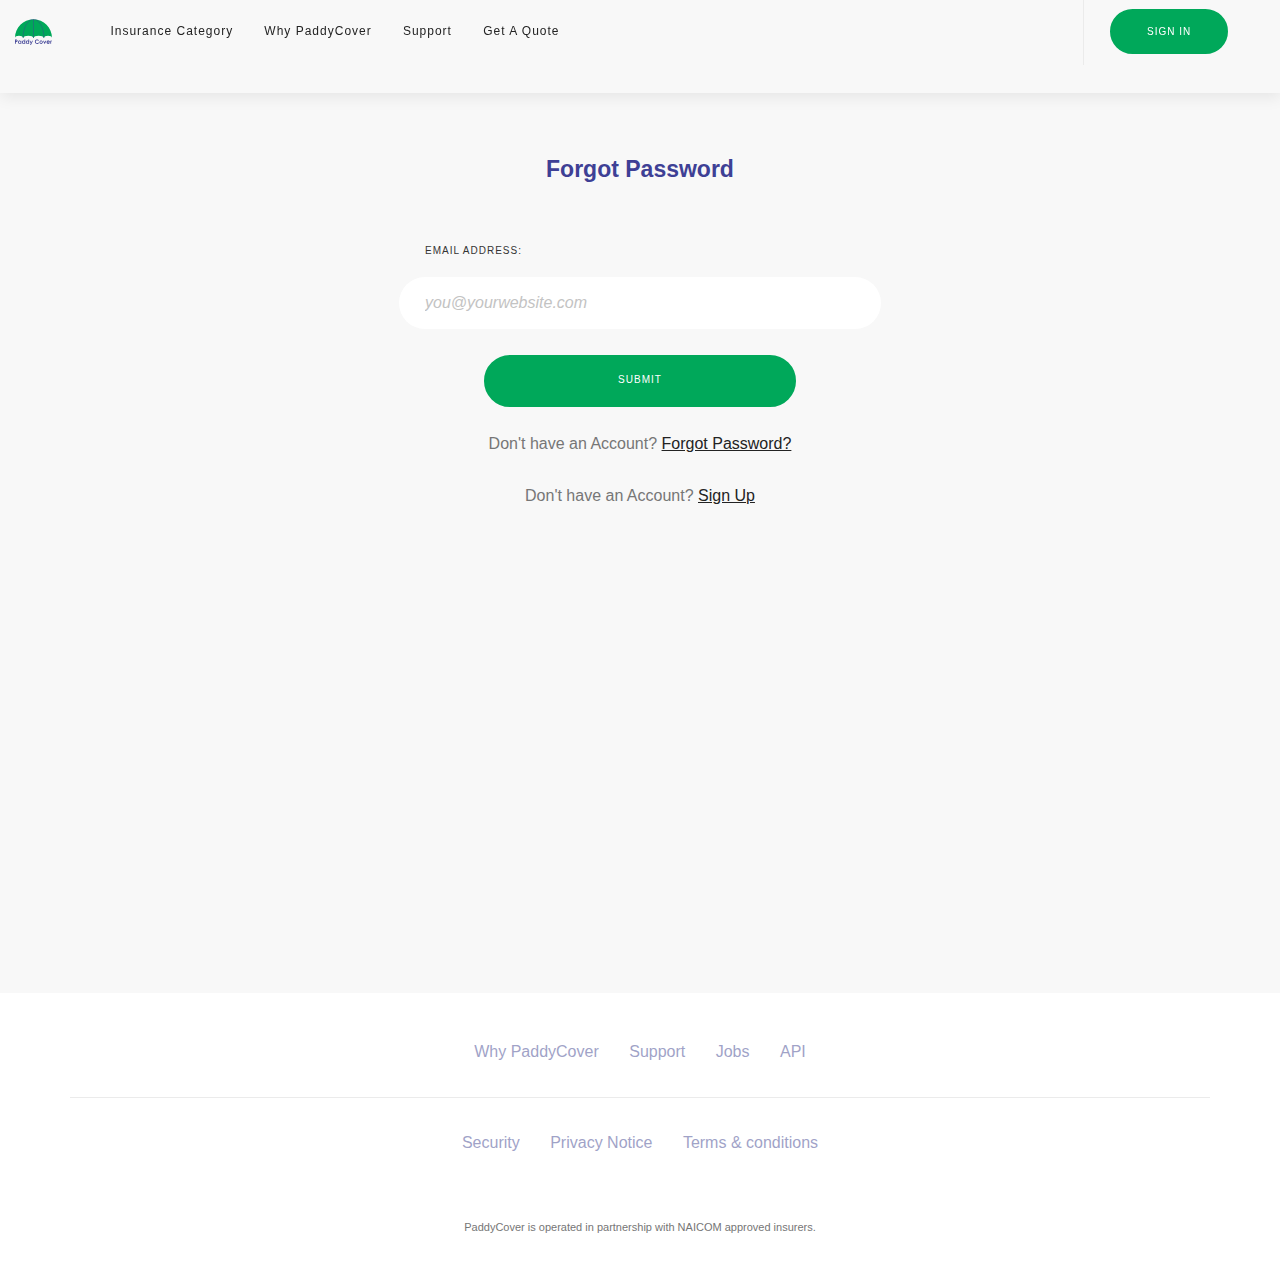
<file: forgot-password.html>
<!doctype html>
<html lang="en">

<head>
    <meta charset="utf-8">
    <title>Paddy Cover</title>
    <meta name="viewport" content="width=device-width, initial-scale=1.0">
    <link href="css/bootstrap.css" rel="stylesheet" type="text/css" media="all" />
    <link href="css/socicon.css" rel="stylesheet" type="text/css" media="all" />
    <link href="css/iconsmind.css" rel="stylesheet" type="text/css" media="all" />
    <link href="css/interface-icons.css" rel="stylesheet" type="text/css" media="all" />
    <link href="css/owl.carousel.css" rel="stylesheet" type="text/css" media="all" />
    <link href="css/lightbox.min.css" rel="stylesheet" type="text/css" media="all" />
    <link href="css/theme.css" rel="stylesheet" type="text/css" media="all" />
    <link href="css/custom.css" rel="stylesheet" type="text/css" media="all" />
    <link href="css/custom-paddy.css" rel="stylesheet" type="text/css" media="all" />

    <link rel="shortcut icon" href="img/favicon.png">

    <style type="text/css">
        #message-wrapper {
            display: none !important;
        }
    </style>



    <!-- <link href='https://fonts.googleapis.com/css?family=Lora:400,400italic,700%7CMontserrat:400,700' rel='stylesheet' type='text/css'> -->
    <!-- <link href="css.html" rel="stylesheet" type="text/css" media="all" /> -->
</head>

<body class="scroll-assist">
    <a id="top"></a>
    <div class="loader"></div>
    <nav class="transition--fade" style="min-height: 93px;
    box-shadow: 1px 4px 15px 0px #00000014;">
        <div class="nav-bar" data-fixed-at="200">
            <div class="nav-module logo-module left">
                <a href="index.html">
                    <img class="logo logo-dark" alt="logo" src="img/logo.svg" />
                    <img class="logo logo-light" alt="logo" src="img/logo.svg" />
                </a>
            </div>
            <div class="nav-module menu-module left">
                <ul class="menu">
                    <li>
                        <a href="#">
                            Insurance Category
                        </a>
                        <ul>
                            <li class="dropdown">
                                <a href="thirdParty.html">3rd Party Car Insurance</a>
                            </li>
                            <li class="dropdown">
                                <a href="comprehensive.html">Comprehensive Car Insurance</a>
                            </li>
                            <li class="dropdown">
                                <a href="health.html">Health Insurance</a>
                            </li>
                            <li class="dropdown">
                                <a href="phone.html">Phone/Laptop Insurance</a>
                            </li>
                        </ul>
                    </li>
                    <li>
                        <a href="#">
                            Why PaddyCover
                        </a>
                        <ul>
                            <li class="dropdown">
                                <a href="about.html">About</a>
                            </li>
                            <li class="dropdown">
                                <a href="customer.html">Customer Service</a>
                            </li>
                            <li class="dropdown">
                                <a href="team.html">Team</a>
                            </li>
                        </ul>
                    </li>
                    <li>
                        <a href="support.html">
                            Support
                        </a>
                    </li>
                    <li>
                        <a href="quote.html" class="">
                            Get a Quote
                        </a>
                    </li>

                </ul>
            </div>
            <!--end nav module-->
            <div class="nav-module right">

            </div>
            <div class="nav-module right">
                <a class="btn  btn--sm btn--primary" href="sign-in.html">
                    <span class="btn__text">
                        Sign In
                    </span>
                </a>
            </div>
        </div>
        <!--end nav bar-->
        <div class="nav-mobile-toggle visible-sm visible-xs">
            <i class="icon-Align-Right icon icon--sm"></i>
        </div>
    </nav>
    <div class="main-container transition--fade">
        <section class="height-100 cover cover-8">
            <div class="">
                <div class="row">
                    <div class="col-sm-12 text-center">
                        <div class="elements--title">
                            <h4 class="text-blue" style="margin-top: 60px;
                            color: #3e4095;;">Forgot
                                Password</h4>
                        </div>
                    </div>
                    <div class="col-md-12 col-sm-12 ">
                        <form>
                            <div class="row">
                                <div class="col-md-3"></div>
                                <div class="col-sm-6">
                                    <label>Email Address:</label>
                                    <input type="email" name="email" placeholder="you@yourwebsite.com">
                                </div>
                            </div>
                            <div class="col-sm-4 col-sm-offset-4">
                                <button class="btn btn--primary" type="submit">Submit</button>
                            </div>
                        </form>
                        <div class="container">
                            <p class="text-center" style="margin-top: 24px;">Don't have an Account? <a href="forgot-password.html">Forgot
                                    Password?</a></p>
                            <p class="text-center">Don't have an Account? <a href="sign-up.html">Sign
                                    Up</a></p>
                        </div>
                    </div>
                </div>
            </div>
        </section>
        <footer class="footer-2 text-center bg--white">
            <div class="container">
                <div class="row">
                    <div class="col-sm-12 text-center text-center-xs">
                        <ul class="social-list">
                            <li>
                                <a href="#">
                                    Why PaddyCover
                                </a>
                            </li>
                            <li>
                                <a href="#">
                                    Support
                                </a>
                            </li>
                            <li>
                                <a href="#">
                                    Jobs
                                </a>
                            </li>
                            <li>
                                <a href="#">
                                    API
                                </a>
                            </li>
                        </ul>
                    </div>
                </div>
                <hr>
                <div class="row">
                    <div class="col-sm-12 text-center text-center-xs">
                        <ul class="social-list">
                            <li>
                                <a href="#">
                                    Security
                                </a>
                            </li>
                            <li>
                                <a href="#">
                                    Privacy Notice
                                </a>
                            </li>
                            <li>
                                <a href="#">
                                    Terms &amp; conditions
                                </a>
                            </li>
                        </ul>
                    </div>
                </div>
                <div class="row">
                    <div class="col-sm-12">
                        <div class="footer__lower">
                            <span class="type--fine-print">PaddyCover is operated in partnership with NAICOM approved
                                insurers.</span>
                        </div>
                    </div>
                </div>
                <!--end row-->
            </div>
            <!--end container-->
        </footer>
    </div>
    <script src="js/jquery-2.1.4.min.js"></script>
    <script src="js/isotope.min.js"></script>
    <!-- <script src="js/ytplayer.min.js"></script> -->
    <!-- <script src="js/easypiechart.min.js"></script> -->
    <script src="js/owl.carousel.min.js"></script>
    <!-- <script src="js/lightbox.min.js"></script> -->
    <!-- <script src="js/twitterfetcher.min.js"></script> -->
    <script src="js/smooth-scroll.min.js"></script>
    <!-- <script src="js/scrollreveal.min.js"></script> -->
    <script src="js/parallax.js"></script>
    <script src="js/scripts.js"></script>
</body>

</html>
</file>
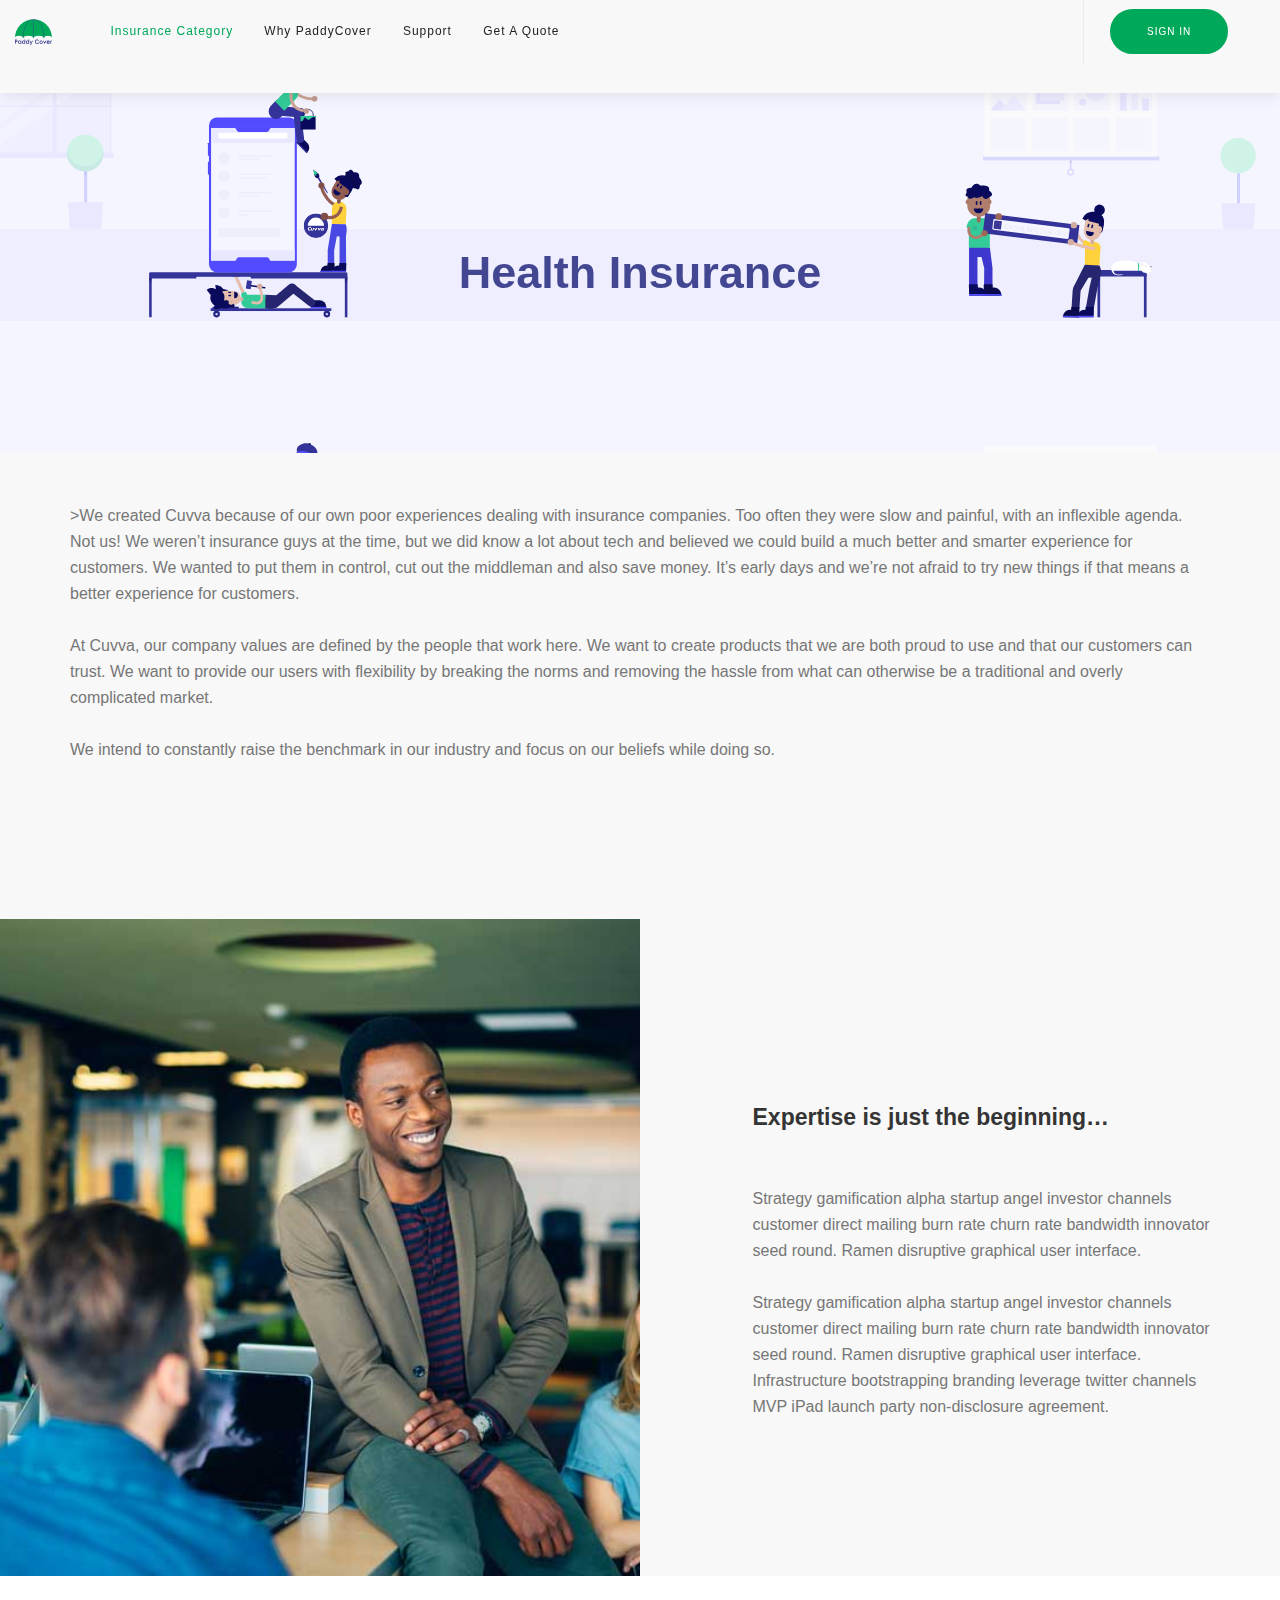
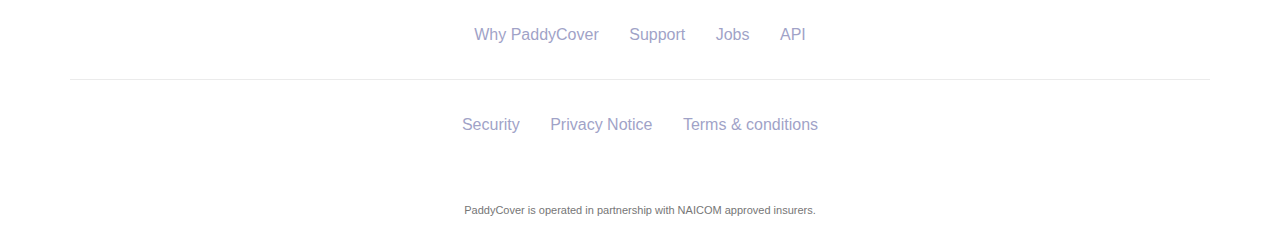
<file: health.html>
<!doctype html>
<html lang="en">

<head>
    <meta charset="utf-8">
    <title>Paddy Cover</title>
    <meta name="viewport" content="width=device-width, initial-scale=1.0">
    <link href="css/bootstrap.css" rel="stylesheet" type="text/css" media="all" />
    <link href="css/socicon.css" rel="stylesheet" type="text/css" media="all" />
    <link href="css/iconsmind.css" rel="stylesheet" type="text/css" media="all" />
    <link href="css/interface-icons.css" rel="stylesheet" type="text/css" media="all" />
    <link href="css/owl.carousel.css" rel="stylesheet" type="text/css" media="all" />
    <link href="css/lightbox.min.css" rel="stylesheet" type="text/css" media="all" />
    <link href="css/theme.css" rel="stylesheet" type="text/css" media="all" />
    <link href="css/custom.css" rel="stylesheet" type="text/css" media="all" />
    <link href="css/custom-paddy.css" rel="stylesheet" type="text/css" media="all" />

    <link rel="shortcut icon" href="img/favicon.png">

    <style type="text/css">
        #message-wrapper {
            display: none !important;
        }
    </style>



    <!-- <link href='https://fonts.googleapis.com/css?family=Lora:400,400italic,700%7CMontserrat:400,700' rel='stylesheet' type='text/css'> -->
    <!-- <link href="css.html" rel="stylesheet" type="text/css" media="all" /> -->
</head>

<body class="scroll-assist">
    <a id="top"></a>
    <div class="loader"></div>
    <nav class="transition--fade" style="min-height: 93px;
    box-shadow: 1px 4px 15px 0px #00000014;">
        <div class="nav-bar" data-fixed-at="200">
            <div class="nav-module logo-module left">
                <a href="index.html">
                    <img class="logo logo-dark" alt="logo" src="img/logo.svg" />
                    <img class="logo logo-light" alt="logo" src="img/logo.svg" />
                </a>
            </div>
            <div class="nav-module menu-module left">
                <ul class="menu">
                    <li class="active">
                        <a href="#">
                            Insurance Category
                        </a>
                        <ul>
                            <li class="dropdown">
                                <a href="thirdParty.html">3rd Party Car Insurance</a>
                            </li>
                            <li class="dropdown">
                                <a href="comprehensive.html">Comprehensive Car Insurance</a>
                            </li>
                            <li class="dropdown">
                                <a href="health.html">Health Insurance</a>
                            </li>
                            <li class="dropdown">
                                <a href="phone.html">Phone/Laptop Insurance</a>
                            </li>
                        </ul>
                    </li>
                    <li>
                        <a href="#">
                            Why PaddyCover
                        </a>
                        <ul>
                            <li class="dropdown">
                                <a href="about.html">About</a>
                            </li>
                            <li class="dropdown">
                                <a href="customer.html">Customer Service</a>
                            </li>
                            <li class="dropdown">
                                <a href="team.html">Team</a>
                            </li>
                        </ul>
                    </li>
                    <li>
                        <a href="support.html">
                            Support
                        </a>
                    </li>
                    <li>
                        <a href="quote.html" class="">
                            Get a Quote
                        </a>
                    </li>

                </ul>
            </div>
            <!--end nav module-->
            <div class="nav-module right">

            </div>
            <div class="nav-module right">
                <a class="btn  btn--sm btn--primary" href="sign-in.html">
                    <span class="btn__text">
                        Sign In
                    </span>
                </a>
            </div>
        </div>
        <!--end nav bar-->
        <div class="nav-mobile-toggle visible-sm visible-xs">
            <i class="icon-Align-Right icon icon--sm"></i>
        </div>
    </nav>
    <div class="main-container">
        <section class="height-40 page-title parallax" data-overlay="3">
            <div class="background-image-holder holder-about">
                <img alt="image" src="img/about.svg" />
            </div>
            <div class="container pos-vertical-center">
                <div class="row">
                    <div class="col-sm-10 col-sm-offset-1 text-center">
                        <h2 class="t-blue" style="margin-bottom: 0px;">Health Insurance</h2>
                    </div>
                </div>
                <!--end row-->
            </div>
            <!--end container-->
        </section>

        <section class="cta cta-7" style="margin-top: 50px;">
            <div class="container">
                <p>>We created Cuvva because of our own poor experiences dealing with insurance companies. Too often
                    they
                    were
                    slow and painful, with an inflexible agenda. Not us! We weren’t insurance guys at the time, but we
                    did
                    know
                    a lot about tech and believed we could build a much better and smarter experience for customers.
                    We
                    wanted
                    to put them in control, cut out the middleman and also save money. It’s early days and we’re not
                    afraid
                    to
                    try new things if that means a better experience for customers.</p>

                <p>At Cuvva, our company values are defined by the people that work here. We want to create products
                    that
                    we
                    are both proud to use and that our customers can trust.
                    We want to provide our users with flexibility by breaking the norms and removing the hassle from
                    what
                    can
                    otherwise be a traditional and overly complicated market.</p>
                <p>

                    We intend to constantly raise the benchmark in our industry and focus on our beliefs while doing
                    so.</p>
            </div>

        </section>
        <section class="imageblock about-1">
            <div class="imageblock__content col-md-6 col-sm-4 pos-left">
                <div class="background-image-holder" style="background: url(&quot;img/political-5.jpg&quot;); opacity: 1;">
                    <img alt="image" src="img/political-5.jpg">
                </div>
            </div>
            <div class="container">
                <div class="row">
                    <div class="col-md-5 col-md-push-7 col-sm-8 col-sm-push-4">
                        <h4>Expertise is just the beginning…</h4>
                        <p>
                            Strategy gamification alpha startup angel investor channels customer direct mailing burn
                            rate churn rate bandwidth innovator seed round. Ramen disruptive graphical user interface.
                        </p>
                        <p>
                            Strategy gamification alpha startup angel investor channels customer direct mailing burn
                            rate churn rate bandwidth innovator seed round. Ramen disruptive graphical user interface.
                            Infrastructure bootstrapping branding leverage twitter channels MVP iPad launch party
                            non-disclosure agreement.
                        </p>
                    </div>
                </div>
                <!--end of row-->
            </div>
            <!--end of container-->
        </section>
        <footer class="footer-2 text-center bg--white">
            <div class="container">
                <div class="row">
                    <div class="col-sm-12 text-center text-center-xs">
                        <ul class="social-list">
                            <li>
                                <a href="#">
                                    Why PaddyCover
                                </a>
                            </li>
                            <li>
                                <a href="#">
                                    Support
                                </a>
                            </li>
                            <li>
                                <a href="#">
                                    Jobs
                                </a>
                            </li>
                            <li>
                                <a href="#">
                                    API
                                </a>
                            </li>
                        </ul>
                    </div>
                </div>
                <hr>
                <div class="row">
                    <div class="col-sm-12 text-center text-center-xs">
                        <ul class="social-list">
                            <li>
                                <a href="#">
                                    Security
                                </a>
                            </li>
                            <li>
                                <a href="#">
                                    Privacy Notice
                                </a>
                            </li>
                            <li>
                                <a href="#">
                                    Terms &amp; conditions
                                </a>
                            </li>
                        </ul>
                    </div>
                </div>
                <div class="row">
                    <div class="col-sm-12">
                        <div class="footer__lower">
                            <span class="type--fine-print">PaddyCover is operated in partnership with NAICOM approved
                                insurers.</span>
                        </div>
                    </div>
                </div>
                <!--end row-->
            </div>
            <!--end container-->
        </footer>
    </div>
    <script src="js/jquery-2.1.4.min.js"></script>
    <script src="js/isotope.min.js"></script>
    <!-- <script src="js/ytplayer.min.js"></script> -->
    <!-- <script src="js/easypiechart.min.js"></script> -->
    <script src="js/owl.carousel.min.js"></script>
    <!-- <script src="js/lightbox.min.js"></script> -->
    <!-- <script src="js/twitterfetcher.min.js"></script> -->
    <script src="js/smooth-scroll.min.js"></script>
    <!-- <script src="js/scrollreveal.min.js"></script> -->
    <script src="js/parallax.js"></script>
    <script src="js/scripts.js"></script>
</body>

</html>
</file>
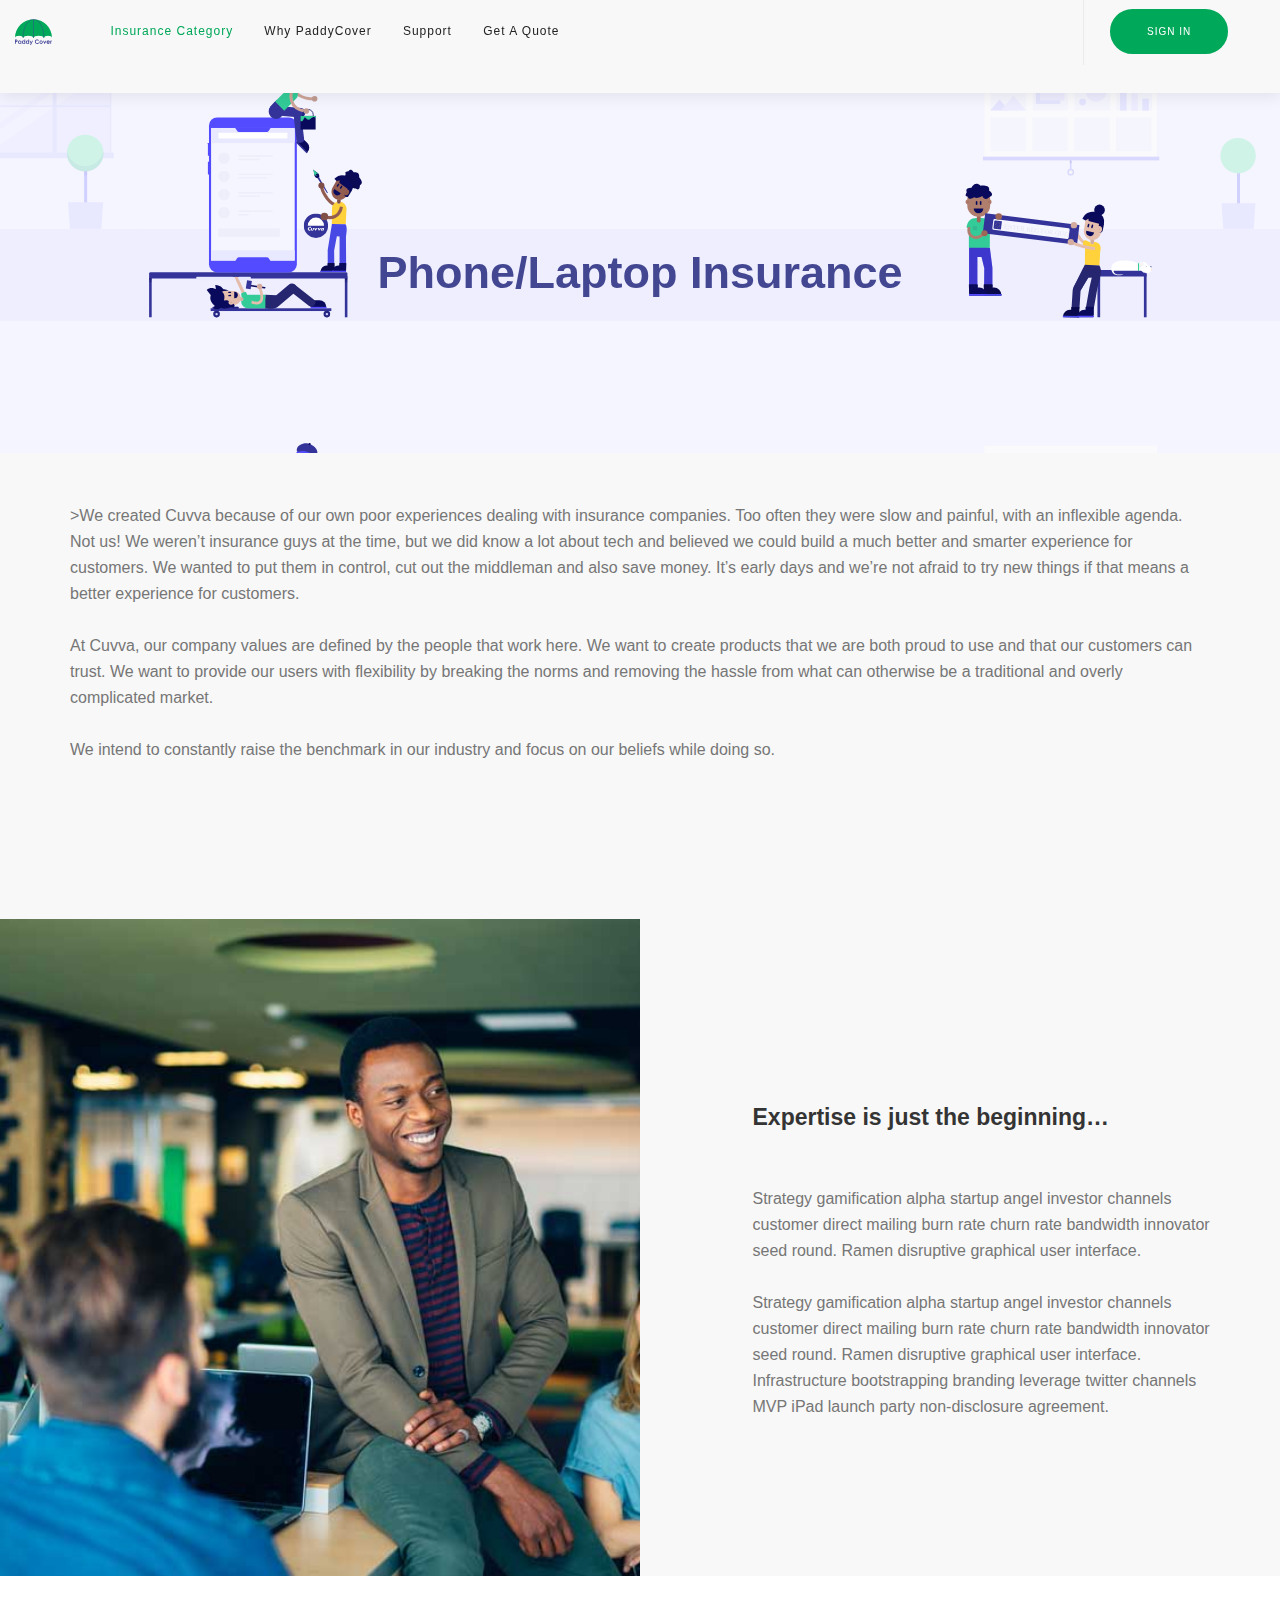
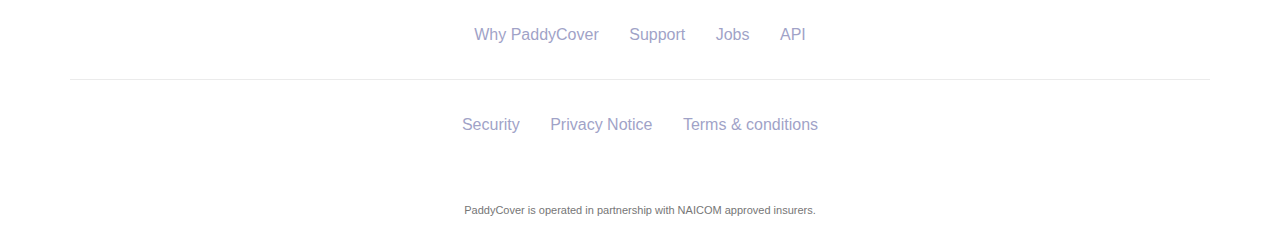
<file: phone.html>
<!doctype html>
<html lang="en">

<head>
    <meta charset="utf-8">
    <title>Paddy Cover</title>
    <meta name="viewport" content="width=device-width, initial-scale=1.0">
    <link href="css/bootstrap.css" rel="stylesheet" type="text/css" media="all" />
    <link href="css/socicon.css" rel="stylesheet" type="text/css" media="all" />
    <link href="css/iconsmind.css" rel="stylesheet" type="text/css" media="all" />
    <link href="css/interface-icons.css" rel="stylesheet" type="text/css" media="all" />
    <link href="css/owl.carousel.css" rel="stylesheet" type="text/css" media="all" />
    <link href="css/lightbox.min.css" rel="stylesheet" type="text/css" media="all" />
    <link href="css/theme.css" rel="stylesheet" type="text/css" media="all" />
    <link href="css/custom.css" rel="stylesheet" type="text/css" media="all" />
    <link href="css/custom-paddy.css" rel="stylesheet" type="text/css" media="all" />

    <link rel="shortcut icon" href="img/favicon.png">

    <style type="text/css">
        #message-wrapper {
            display: none !important;
        }
    </style>



    <!-- <link href='https://fonts.googleapis.com/css?family=Lora:400,400italic,700%7CMontserrat:400,700' rel='stylesheet' type='text/css'> -->
    <!-- <link href="css.html" rel="stylesheet" type="text/css" media="all" /> -->
</head>

<body class="scroll-assist">
    <a id="top"></a>
    <div class="loader"></div>
    <nav class="transition--fade" style="min-height: 93px;
    box-shadow: 1px 4px 15px 0px #00000014;">
        <div class="nav-bar" data-fixed-at="200">
            <div class="nav-module logo-module left">
                <a href="index.html">
                    <img class="logo logo-dark" alt="logo" src="img/logo.svg" />
                    <img class="logo logo-light" alt="logo" src="img/logo.svg" />
                </a>
            </div>
            <div class="nav-module menu-module left">
                <ul class="menu">
                    <li class="active">
                        <a href="#">
                            Insurance Category
                        </a>
                        <ul>
                            <li class="dropdown">
                                <a href="thirdParty.html">3rd Party Car Insurance</a>
                            </li>
                            <li class="dropdown">
                                <a href="comprehensive.html">Comprehensive Car Insurance</a>
                            </li>
                            <li class="dropdown">
                                <a href="health.html">Health Insurance</a>
                            </li>
                            <li class="dropdown">
                                <a href="phone.html">Phone/Laptop Insurance</a>
                            </li>
                        </ul>
                    </li>
                    <li>
                        <a href="#">
                            Why PaddyCover
                        </a>
                        <ul>
                            <li class="dropdown">
                                <a href="about.html">About</a>
                            </li>
                            <li class="dropdown">
                                <a href="customer.html">Customer Service</a>
                            </li>
                            <li class="dropdown">
                                <a href="team.html">Team</a>
                            </li>
                        </ul>
                    </li>
                    <li>
                        <a href="support.html">
                            Support
                        </a>
                    </li>
                    <li>
                        <a href="quote.html" class="">
                            Get a Quote
                        </a>
                    </li>

                </ul>
            </div>
            <!--end nav module-->
            <div class="nav-module right">

            </div>
            <div class="nav-module right">
                <a class="btn  btn--sm btn--primary" href="sign-in.html">
                    <span class="btn__text">
                        Sign In
                    </span>
                </a>
            </div>
        </div>
        <!--end nav bar-->
        <div class="nav-mobile-toggle visible-sm visible-xs">
            <i class="icon-Align-Right icon icon--sm"></i>
        </div>
    </nav>
    <div class="main-container">
        <section class="height-40 page-title parallax" data-overlay="3">
            <div class="background-image-holder holder-about">
                <img alt="image" src="img/about.svg" />
            </div>
            <div class="container pos-vertical-center">
                <div class="row">
                    <div class="col-sm-10 col-sm-offset-1 text-center">
                        <h2 class="t-blue" style="margin-bottom: 0px;">Phone/Laptop Insurance</h2>
                    </div>
                </div>
                <!--end row-->
            </div>
            <!--end container-->
        </section>

        <section class="cta cta-7" style="margin-top: 50px;">
            <div class="container">
                <p>>We created Cuvva because of our own poor experiences dealing with insurance companies. Too often
                    they
                    were
                    slow and painful, with an inflexible agenda. Not us! We weren’t insurance guys at the time, but we
                    did
                    know
                    a lot about tech and believed we could build a much better and smarter experience for customers.
                    We
                    wanted
                    to put them in control, cut out the middleman and also save money. It’s early days and we’re not
                    afraid
                    to
                    try new things if that means a better experience for customers.</p>

                <p>At Cuvva, our company values are defined by the people that work here. We want to create products
                    that
                    we
                    are both proud to use and that our customers can trust.
                    We want to provide our users with flexibility by breaking the norms and removing the hassle from
                    what
                    can
                    otherwise be a traditional and overly complicated market.</p>
                <p>

                    We intend to constantly raise the benchmark in our industry and focus on our beliefs while doing
                    so.</p>
            </div>

        </section>
        <section class="imageblock about-1">
            <div class="imageblock__content col-md-6 col-sm-4 pos-left">
                <div class="background-image-holder" style="background: url(&quot;img/political-5.jpg&quot;); opacity: 1;">
                    <img alt="image" src="img/political-5.jpg">
                </div>
            </div>
            <div class="container">
                <div class="row">
                    <div class="col-md-5 col-md-push-7 col-sm-8 col-sm-push-4">
                        <h4>Expertise is just the beginning…</h4>
                        <p>
                            Strategy gamification alpha startup angel investor channels customer direct mailing burn
                            rate churn rate bandwidth innovator seed round. Ramen disruptive graphical user interface.
                        </p>
                        <p>
                            Strategy gamification alpha startup angel investor channels customer direct mailing burn
                            rate churn rate bandwidth innovator seed round. Ramen disruptive graphical user interface.
                            Infrastructure bootstrapping branding leverage twitter channels MVP iPad launch party
                            non-disclosure agreement.
                        </p>
                    </div>
                </div>
                <!--end of row-->
            </div>
            <!--end of container-->
        </section>
        <footer class="footer-2 text-center bg--white">
            <div class="container">
                <div class="row">
                    <div class="col-sm-12 text-center text-center-xs">
                        <ul class="social-list">
                            <li>
                                <a href="#">
                                    Why PaddyCover
                                </a>
                            </li>
                            <li>
                                <a href="#">
                                    Support
                                </a>
                            </li>
                            <li>
                                <a href="#">
                                    Jobs
                                </a>
                            </li>
                            <li>
                                <a href="#">
                                    API
                                </a>
                            </li>
                        </ul>
                    </div>
                </div>
                <hr>
                <div class="row">
                    <div class="col-sm-12 text-center text-center-xs">
                        <ul class="social-list">
                            <li>
                                <a href="#">
                                    Security
                                </a>
                            </li>
                            <li>
                                <a href="#">
                                    Privacy Notice
                                </a>
                            </li>
                            <li>
                                <a href="#">
                                    Terms &amp; conditions
                                </a>
                            </li>
                        </ul>
                    </div>
                </div>
                <div class="row">
                    <div class="col-sm-12">
                        <div class="footer__lower">
                            <span class="type--fine-print">PaddyCover is operated in partnership with NAICOM approved
                                insurers.</span>
                        </div>
                    </div>
                </div>
                <!--end row-->
            </div>
            <!--end container-->
        </footer>
    </div>
    <script src="js/jquery-2.1.4.min.js"></script>
    <script src="js/isotope.min.js"></script>
    <!-- <script src="js/ytplayer.min.js"></script> -->
    <!-- <script src="js/easypiechart.min.js"></script> -->
    <script src="js/owl.carousel.min.js"></script>
    <!-- <script src="js/lightbox.min.js"></script> -->
    <!-- <script src="js/twitterfetcher.min.js"></script> -->
    <script src="js/smooth-scroll.min.js"></script>
    <!-- <script src="js/scrollreveal.min.js"></script> -->
    <script src="js/parallax.js"></script>
    <script src="js/scripts.js"></script>
</body>

</html>
</file>
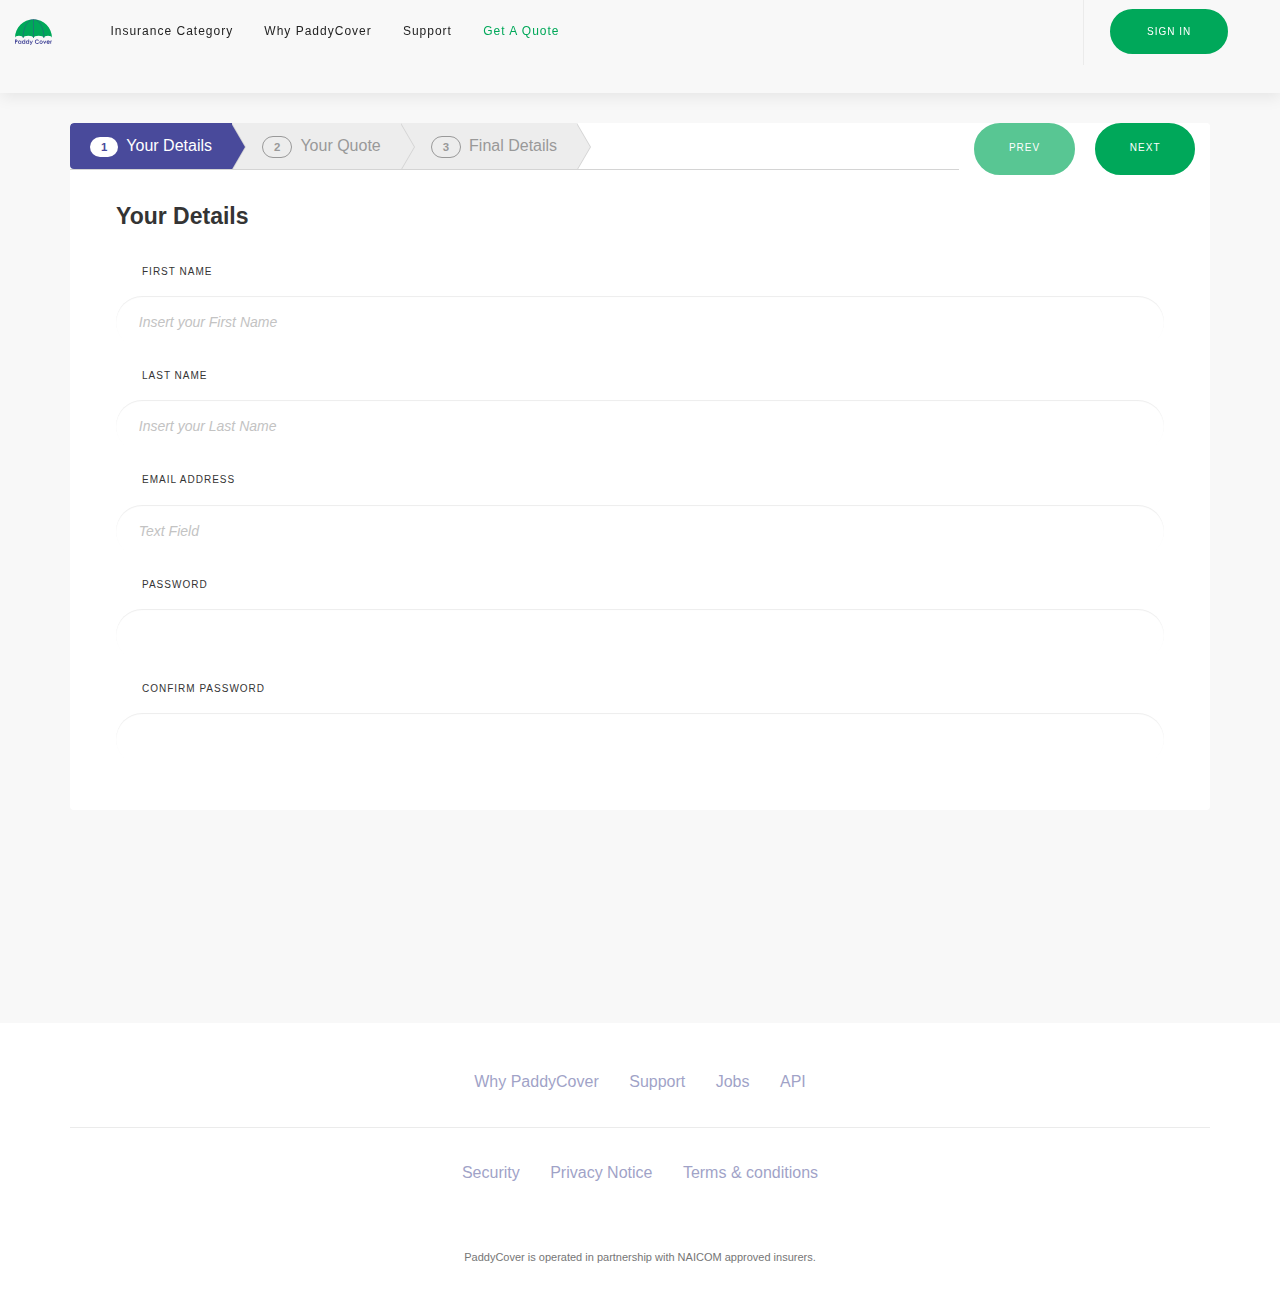
<file: quote.html>
<!doctype html>
<html lang="en">

<head>
    <meta charset="utf-8">
    <title>Paddy Cover</title>
    <meta name="viewport" content="width=device-width, initial-scale=1.0">
    <link href="css/bootstrap.css" rel="stylesheet" type="text/css" media="all" />
    <link href="css/socicon.css" rel="stylesheet" type="text/css" media="all" />
    <link href="css/iconsmind.css" rel="stylesheet" type="text/css" media="all" />
    <link href="css/interface-icons.css" rel="stylesheet" type="text/css" media="all" />
    <link href="css/owl.carousel.css" rel="stylesheet" type="text/css" media="all" />
    <link href="css/lightbox.min.css" rel="stylesheet" type="text/css" media="all" />
    <link href="css/theme.css" rel="stylesheet" type="text/css" media="all" />
    <link href="css/custom.css" rel="stylesheet" type="text/css" media="all" />
    <link href="css/custom-paddy.css" rel="stylesheet" type="text/css" media="all" />


    <link rel="shortcut icon" href="img/favicon.png">

    <link rel="stylesheet" href="vendors/fuelux/css/fuelux.wizard.min.css">

    <style type="text/css">
        #message-wrapper {
            display: none !important;
        }
    </style>



    <!-- <link href='https://fonts.googleapis.com/css?family=Lora:400,400italic,700%7CMontserrat:400,700' rel='stylesheet' type='text/css'> -->
    <!-- <link href="css.html" rel="stylesheet" type="text/css" media="all" /> -->
</head>

<body class="scroll-assist">
    <a id="top"></a>
    <div class="loader"></div>
    <nav class="transition--fade" style="min-height: 93px;
    box-shadow: 1px 4px 15px 0px #00000014;">
        <div class="nav-bar" data-fixed-at="200">
            <div class="nav-module logo-module left">
                <a href="index.html">
                    <img class="logo logo-dark" alt="logo" src="img/logo.svg" />
                    <img class="logo logo-light" alt="logo" src="img/logo.svg" />
                </a>
            </div>
            <div class="nav-module menu-module left">
                <ul class="menu">
                    <li>
                        <a href="#">
                            Insurance Category
                        </a>
                        <ul>
                            <li class="dropdown">
                                <a href="thirdParty.html">3rd Party Car Insurance</a>
                            </li>
                            <li class="dropdown">
                                <a href="comprehensive.html">Comprehensive Car Insurance</a>
                            </li>
                            <li class="dropdown">
                                <a href="health.html">Health Insurance</a>
                            </li>
                            <li class="dropdown">
                                <a href="phone.html">Phone/Laptop Insurance</a>
                            </li>
                        </ul>
                    </li>
                    <li>
                        <a href="#">
                            Why PaddyCover
                        </a>
                        <ul>
                            <li class="dropdown">
                                <a href="about.html">About</a>
                            </li>
                            <li class="dropdown">
                                <a href="customer.html">Customer Service</a>
                            </li>
                            <li class="dropdown">
                                <a href="team.html">Team</a>
                            </li>
                        </ul>
                    </li>
                    <li>
                        <a href="support.html">
                            Support
                        </a>
                    </li>
                    <li class="active">
                        <a href="quote.html" class="">
                            Get a Quote
                        </a>
                    </li>

                </ul>
            </div>
            <!--end nav module-->
            <div class="nav-module right">

            </div>
            <div class="nav-module right">
                <a class="btn  btn--sm btn--primary" href="sign-in.html">
                    <span class="btn__text">
                        Sign In
                    </span>
                </a>
            </div>
        </div>
        <!--end nav bar-->
        <div class="nav-mobile-toggle visible-sm visible-xs">
            <i class="icon-Align-Right icon icon--sm"></i>
        </div>
    </nav>
    <div class="main-container transition--fade">
        <section class="height-100 cover cover-8" style="margin-top: 30px;">

            <div class="container">
                <div id="wizard" class="fuelux">
                    <div class="wizard" data-initialize="wizard" id="myWizard">
                        <div class="steps-container">
                            <ul class="steps">
                                <li data-step="1" data-name="campaign" class="active">
                                    <span class="badge badge-circle">1</span>Your Details
                                    <span class="chevron"></span>
                                </li>
                                <li data-step="2">
                                    <span class="badge badge-circle">2</span>Your Quote
                                    <span class="chevron"></span>
                                </li>
                                <li data-step="3" data-name="template">
                                    <span class="badge badge-circle">3</span>Final Details
                                    <span class="chevron"></span>
                                </li>
                            </ul>
                        </div>
                        <div class="actions">
                            <button type="button" class="btn btn--primary btn-prev">
                                Prev</button>
                            <button type="button" class="btn btn--primary btn-next" data-last="Complete">Next

                            </button>
                        </div>
                        <div class="step-content">
                            <div class="step-pane active sample-pane alert" data-step="1">
                                <h4 class="danger">Your Details</h4>

                                <div class="form-group">
                                    <label class="control-label">
                                        First Name
                                        <span class="symbol required"></span>
                                    </label>
                                    <input type="text" placeholder="Insert your First Name" class="form-control" id="firstname"
                                        name="firstname">
                                </div>
                                <div class="form-group">
                                    <label class="control-label">
                                        Last Name
                                        <span class="symbol required"></span>
                                    </label>
                                    <input type="text" placeholder="Insert your Last Name" class="form-control" id="lastname"
                                        name="lastname">
                                </div>
                                <div class="form-group">
                                    <label class="control-label">
                                        Email Address
                                        <span class="symbol required"></span>
                                    </label>
                                    <input type="email" placeholder="Text Field" class="form-control" id="email" name="email">
                                </div>
                                <div class="form-group">
                                    <label class="control-label">
                                        Password
                                        <span class="symbol required"></span>
                                    </label>
                                    <input type="password" class="form-control" name="password" id="password">
                                </div>
                                <div class="form-group">
                                    <label class="control-label">
                                        Confirm Password
                                        <span class="symbol required"></span>
                                    </label>
                                    <input type="password" class="form-control" id="password_again" name="password_again">
                                </div>

                            </div>
                            <div class="step-pane sample-pane alert" data-step="2">
                                <h4>Your Quote</h4>

                                <div class="form-group connected-group">
                                    <label class="control-label">
                                        Date of Birth
                                        <span class="symbol required"></span>
                                    </label>
                                    <div class="row">
                                        <div class="col-md-3">
                                            <select name="dd" id="dd" class="form-control">
                                                <option value="">DD</option>
                                                <option value="01">1</option>
                                                <option value="02">2</option>
                                                <option value="03">3</option>
                                                <option value="04">4</option>
                                                <option value="05">5</option>
                                                <option value="06">6</option>
                                                <option value="07">7</option>
                                                <option value="08">8</option>
                                                <option value="09">9</option>
                                                <option value="10">10</option>
                                                <option value="11">11</option>
                                                <option value="12">12</option>
                                                <option value="13">13</option>
                                                <option value="14">14</option>
                                                <option value="15">15</option>
                                                <option value="16">16</option>
                                                <option value="17">17</option>
                                                <option value="18">18</option>
                                                <option value="19">19</option>
                                                <option value="20">20</option>
                                                <option value="21">21</option>
                                                <option value="22">22</option>
                                                <option value="23">23</option>
                                                <option value="24">24</option>
                                                <option value="25">25</option>
                                                <option value="26">26</option>
                                                <option value="27">27</option>
                                                <option value="28">28</option>
                                                <option value="29">29</option>
                                                <option value="30">30</option>
                                                <option value="31">31</option>
                                            </select>
                                        </div>
                                        <div class="col-md-3">
                                            <select name="mm" id="mm" class="form-control">
                                                <option value="">MM</option>
                                                <option value="01">1</option>
                                                <option value="02">2</option>
                                                <option value="03">3</option>
                                                <option value="04">4</option>
                                                <option value="05">5</option>
                                                <option value="06">6</option>
                                                <option value="07">7</option>
                                                <option value="08">8</option>
                                                <option value="09">9</option>
                                                <option value="10">10</option>
                                                <option value="11">11</option>
                                                <option value="12">12</option>
                                            </select>
                                        </div>
                                        <div class="col-md-3">
                                            <input type="text" placeholder="YYYY" id="yyyy" name="yyyy" class="form-control">
                                        </div>
                                    </div>
                                </div>
                                <div class="form-group">
                                    <label class="control-label">
                                        Gender
                                        <span class="symbol required"></span>
                                    </label>
                                    <div>

                                        <div class="radio radio-primary radio-inline">
                                            <input type="radio" value="" name="gender" id="gender_female">
                                            <label for="gender_female">Female</label>
                                        </div>
                                        <div class="radio radio-primary radio-inline">
                                            <input type="radio" value="" name="gender" id="gender_male">
                                            <label for="gender_male">male</label>
                                        </div>

                                    </div>
                                </div>
                                <div class="row">
                                    <div class="col-md-4">
                                        <div class="form-group">
                                            <label class="control-label">
                                                Zip Code
                                                <span class="symbol required"></span>
                                            </label>
                                            <input class="form-control" type="text" name="zipcode" id="zipcode">
                                        </div>
                                    </div>
                                    <div class="col-md-8">
                                        <div class="form-group">
                                            <label class="control-label">
                                                City
                                                <span class="symbol required"></span>
                                            </label>
                                            <input class="form-control tooltips" type="text" data-original-title="We'll display it when you write reviews"
                                                data-rel="tooltip" title="" data-placement="top" name="city" id="city">
                                        </div>
                                    </div>
                                </div>
                                <div class="form-group">
                                    <hr>
                                    <label class="control-label">
                                        <strong>Signup for Clip-One Emails</strong>
                                        <span class="symbol required"></span>
                                    </label>
                                    <p>
                                        Would you like to review Clip-One emails?
                                    </p>
                                    <div>
                                        <div class="radio radio-primary radio-inline">
                                            <input type="radio" value="" name="newsletter" id="no">
                                            <label for="no">Female</label>
                                        </div>
                                        <div class="radio radio-primary radio-inline">
                                            <input type="radio" value="" name="newsletter" id="yes">
                                            <label for="yes">male</label>
                                        </div>
                                    </div>
                                </div>

                            </div>
                            <div class="step-pane sample-pane bg-danger alert" data-step="3">
                                <h4>Congratulations</h4>
                                <p> Your information post successfly </p>
                            </div>
                        </div>

                    </div>
                </div>
            </div>
        </section>

        <footer class="footer-2 text-center bg--white">
            <div class="container">
                <div class="row">
                    <div class="col-sm-12 text-center text-center-xs">
                        <ul class="social-list">
                            <li>
                                <a href="#">
                                    Why PaddyCover
                                </a>
                            </li>
                            <li>
                                <a href="#">
                                    Support
                                </a>
                            </li>
                            <li>
                                <a href="#">
                                    Jobs
                                </a>
                            </li>
                            <li>
                                <a href="#">
                                    API
                                </a>
                            </li>
                        </ul>
                    </div>
                </div>
                <hr>
                <div class="row">
                    <div class="col-sm-12 text-center text-center-xs">
                        <ul class="social-list">
                            <li>
                                <a href="#">
                                    Security
                                </a>
                            </li>
                            <li>
                                <a href="#">
                                    Privacy Notice
                                </a>
                            </li>
                            <li>
                                <a href="#">
                                    Terms &amp; conditions
                                </a>
                            </li>
                        </ul>
                    </div>
                </div>
                <div class="row">
                    <div class="col-sm-12">
                        <div class="footer__lower">
                            <span class="type--fine-print">PaddyCover is operated in partnership with NAICOM approved
                                insurers.</span>
                        </div>
                    </div>
                </div>
                <!--end row-->
            </div>
            <!--end container-->
        </footer>
    </div>
    <script src="js/jquery-2.1.4.min.js"></script>
    <script src="js/isotope.min.js"></script>
    <!-- <script src="js/ytplayer.min.js"></script> -->
    <!-- <script src="js/easypiechart.min.js"></script> -->
    <script src="js/owl.carousel.min.js"></script>
    <!-- <script src="js/lightbox.min.js"></script> -->
    <!-- <script src="js/twitterfetcher.min.js"></script> -->
    <script src="js/smooth-scroll.min.js"></script>
    <!-- <script src="js/scrollreveal.min.js"></script> -->
    <script src="js/parallax.js"></script>
    <script src="js/scripts.js"></script>

    <!-- Related JavaScript Library to This Pagee -->
    <script type="text/javascript" src="vendors/fuelux/js/fuelux.min.js"></script>
    <script type="text/javascript" src="vendors/fuelux/js/wizard.min.js"></script>

    <!-- Plugins Script -->
    <script type="text/javascript">
        /* jQuery Steps Wizard*/
        var form = $("#example-advanced-form").show();
        form.steps({
            headerTag: "h3",
            bodyTag: "fieldset",
            transitionEffect: "slideLeft",
            onStepChanging: function (event, currentIndex, newIndex) {
                // Allways allow previous action even if the current form is not valid!
                if (currentIndex > newIndex) {
                    return true;
                }
                // Forbid next action on "Warning" step if the user is to young
                if (newIndex === 3 && Number($("#age-2").val()) < 18) {
                    return false;
                }
                // Needed in some cases if the user went back (clean up)
                if (currentIndex < newIndex) {
                    // To remove error styles
                    form.find(".body:eq(" + newIndex + ") label.error").remove();
                    form.find(".body:eq(" + newIndex + ") .error").removeClass("error");
                }
                form.validate().settings.ignore = ":disabled,:hidden";
                return form.valid();
            },
            onStepChanged: function (event, currentIndex, priorIndex) {
                // Used to skip the "Warning" step if the user is old enough.
                if (currentIndex === 2 && Number($("#age-2").val()) >= 18) {
                    form.steps("next");
                }
                // Used to skip the "Warning" step if the user is old enough and wants to the previous step.
                if (currentIndex === 2 && priorIndex === 3) {
                    form.steps("previous");
                }
            },
            onFinishing: function (event, currentIndex) {
                form.validate().settings.ignore = ":disabled";
                return form.valid();
            },
            onFinished: function (event, currentIndex) {
                alert("Submitted!");
            }
        }).validate({
            errorPlacement: function errorPlacement(error, element) {
                element.after(error);
            },
            rules: {
                confirm: {
                    equalTo: "#password-2"
                }
            }
        });

        /* vertical menu wizard */
        $("#example-vertical").steps({
            headerTag: "h3",
            bodyTag: "section",
            transitionEffect: "slideLeft",
            stepsOrientation: "vertical"
        });


        /* Setup Fuelux wizard */
        $('#myWizard').wizard();
    </script>
</body>

</html>
</file>
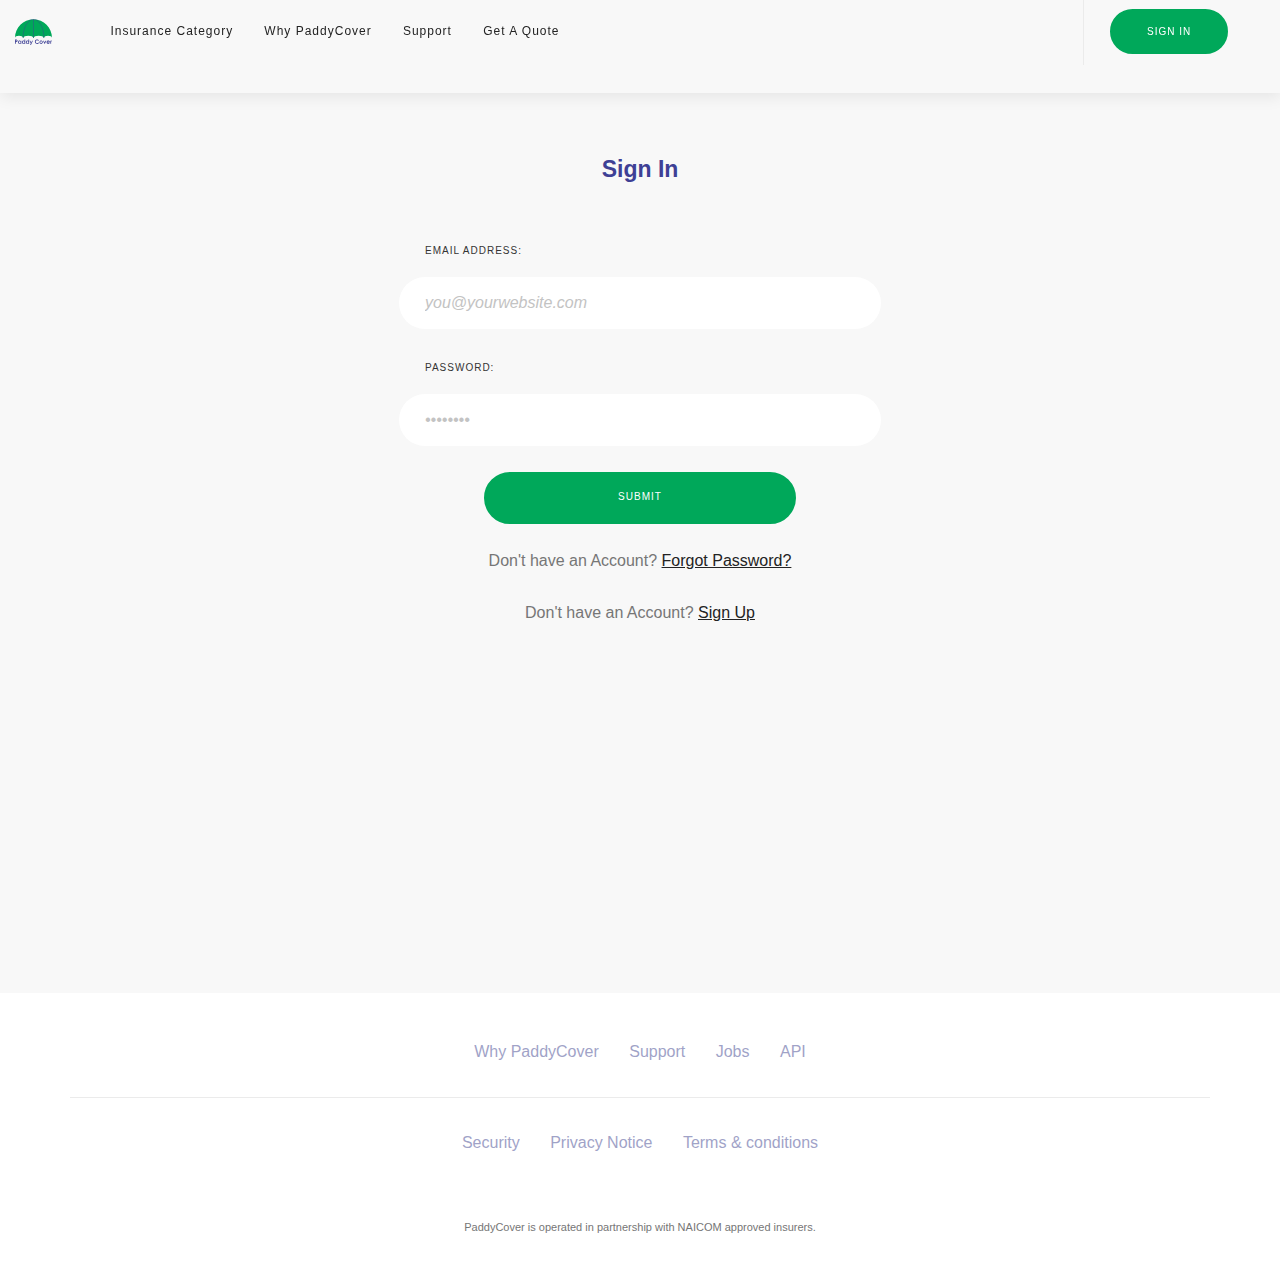
<file: sign-in.html>
<!doctype html>
<html lang="en">

<head>
    <meta charset="utf-8">
    <title>Paddy Cover</title>
    <meta name="viewport" content="width=device-width, initial-scale=1.0">
    <link href="css/bootstrap.css" rel="stylesheet" type="text/css" media="all" />
    <link href="css/socicon.css" rel="stylesheet" type="text/css" media="all" />
    <link href="css/iconsmind.css" rel="stylesheet" type="text/css" media="all" />
    <link href="css/interface-icons.css" rel="stylesheet" type="text/css" media="all" />
    <link href="css/owl.carousel.css" rel="stylesheet" type="text/css" media="all" />
    <link href="css/lightbox.min.css" rel="stylesheet" type="text/css" media="all" />
    <link href="css/theme.css" rel="stylesheet" type="text/css" media="all" />
    <link href="css/custom.css" rel="stylesheet" type="text/css" media="all" />
    <link href="css/custom-paddy.css" rel="stylesheet" type="text/css" media="all" />

    <link rel="shortcut icon" href="img/favicon.png">

    <style type="text/css">
        #message-wrapper {
            display: none !important;
        }
    </style>



    <!-- <link href='https://fonts.googleapis.com/css?family=Lora:400,400italic,700%7CMontserrat:400,700' rel='stylesheet' type='text/css'> -->
    <!-- <link href="css.html" rel="stylesheet" type="text/css" media="all" /> -->
</head>

<body class="scroll-assist">
    <a id="top"></a>
    <div class="loader"></div>
    <nav class="transition--fade" style="min-height: 93px;
    box-shadow: 1px 4px 15px 0px #00000014;">
        <div class="nav-bar" data-fixed-at="200">
            <div class="nav-module logo-module left">
                <a href="index.html">
                    <img class="logo logo-dark" alt="logo" src="img/logo.svg" />
                    <img class="logo logo-light" alt="logo" src="img/logo.svg" />
                </a>
            </div>
            <div class="nav-module menu-module left">
                <ul class="menu">
                    <li>
                        <a href="#">
                            Insurance Category
                        </a>
                        <ul>
                            <li class="dropdown">
                                <a href="thirdParty.html">3rd Party Car Insurance</a>
                            </li>
                            <li class="dropdown">
                                <a href="comprehensive.html">Comprehensive Car Insurance</a>
                            </li>
                            <li class="dropdown">
                                <a href="health.html">Health Insurance</a>
                            </li>
                            <li class="dropdown">
                                <a href="phone.html">Phone/Laptop Insurance</a>
                            </li>
                        </ul>
                    </li>
                    <li>
                        <a href="#">
                            Why PaddyCover
                        </a>
                        <ul>
                            <li class="dropdown">
                                <a href="about.html">About</a>
                            </li>
                            <li class="dropdown">
                                <a href="customer.html">Customer Service</a>
                            </li>
                            <li class="dropdown">
                                <a href="team.html">Team</a>
                            </li>
                        </ul>
                    </li>
                    <li>
                        <a href="support.html">
                            Support
                        </a>
                    </li>
                    <li>
                        <a href="quote.html" class="">
                            Get a Quote
                        </a>
                    </li>

                </ul>
            </div>
            <!--end nav module-->
            <div class="nav-module right">

            </div>
            <div class="nav-module right">
                <a class="btn  btn--sm btn--primary" href="sign-in.html">
                    <span class="btn__text">
                        Sign In
                    </span>
                </a>
            </div>
        </div>
        <!--end nav bar-->
        <div class="nav-mobile-toggle visible-sm visible-xs">
            <i class="icon-Align-Right icon icon--sm"></i>
        </div>
    </nav>
    <div class="main-container transition--fade">
        <section class="height-100 cover cover-8">
            <div class="">
                <div class="row">
                    <div class="col-sm-12 text-center">
                        <div class="elements--title">
                            <h4 class="text-blue" style="margin-top: 60px;
                            color: #3e4095;;">Sign
                                In</h4>
                        </div>
                    </div>
                    <div class="col-md-12 col-sm-12 ">
                        <form>
                            <div class="row">
                                <div class="col-md-3"></div>
                                <div class="col-sm-6">
                                    <label>Email Address:</label>
                                    <input type="email" name="email" placeholder="you@yourwebsite.com">
                                </div>
                            </div>
                            <div class="row">
                                <div class="col-md-3"></div>
                                <div class="col-sm-6">
                                    <label>Password:</label>
                                    <input type="password" name="password" placeholder="••••••••">
                                </div>
                            </div>
                            <div class="col-sm-4 col-sm-offset-4">
                                <button class="btn btn--primary" type="submit">Submit</button>
                            </div>
                        </form>
                        <div class="container">
                            <p class="text-center" style="margin-top: 24px;">Don't have an Account? <a href="forgot-password.html">Forgot
                                    Password?</a></p>
                            <p class="text-center">Don't have an Account? <a href="sign-up.html">Sign
                                    Up</a></p>
                        </div>
                    </div>
                </div>
            </div>
        </section>
        <footer class="footer-2 text-center bg--white">
            <div class="container">
                <div class="row">
                    <div class="col-sm-12 text-center text-center-xs">
                        <ul class="social-list">
                            <li>
                                <a href="#">
                                    Why PaddyCover
                                </a>
                            </li>
                            <li>
                                <a href="#">
                                    Support
                                </a>
                            </li>
                            <li>
                                <a href="#">
                                    Jobs
                                </a>
                            </li>
                            <li>
                                <a href="#">
                                    API
                                </a>
                            </li>
                        </ul>
                    </div>
                </div>
                <hr>
                <div class="row">
                    <div class="col-sm-12 text-center text-center-xs">
                        <ul class="social-list">
                            <li>
                                <a href="#">
                                    Security
                                </a>
                            </li>
                            <li>
                                <a href="#">
                                    Privacy Notice
                                </a>
                            </li>
                            <li>
                                <a href="#">
                                    Terms &amp; conditions
                                </a>
                            </li>
                        </ul>
                    </div>
                </div>
                <div class="row">
                    <div class="col-sm-12">
                        <div class="footer__lower">
                            <span class="type--fine-print">PaddyCover is operated in partnership with NAICOM approved
                                insurers.</span>
                        </div>
                    </div>
                </div>
                <!--end row-->
            </div>
            <!--end container-->
        </footer>
    </div>
    <script src="js/jquery-2.1.4.min.js"></script>
    <script src="js/isotope.min.js"></script>
    <!-- <script src="js/ytplayer.min.js"></script> -->
    <!-- <script src="js/easypiechart.min.js"></script> -->
    <script src="js/owl.carousel.min.js"></script>
    <!-- <script src="js/lightbox.min.js"></script> -->
    <!-- <script src="js/twitterfetcher.min.js"></script> -->
    <script src="js/smooth-scroll.min.js"></script>
    <!-- <script src="js/scrollreveal.min.js"></script> -->
    <script src="js/parallax.js"></script>
    <script src="js/scripts.js"></script>
</body>

</html>
</file>
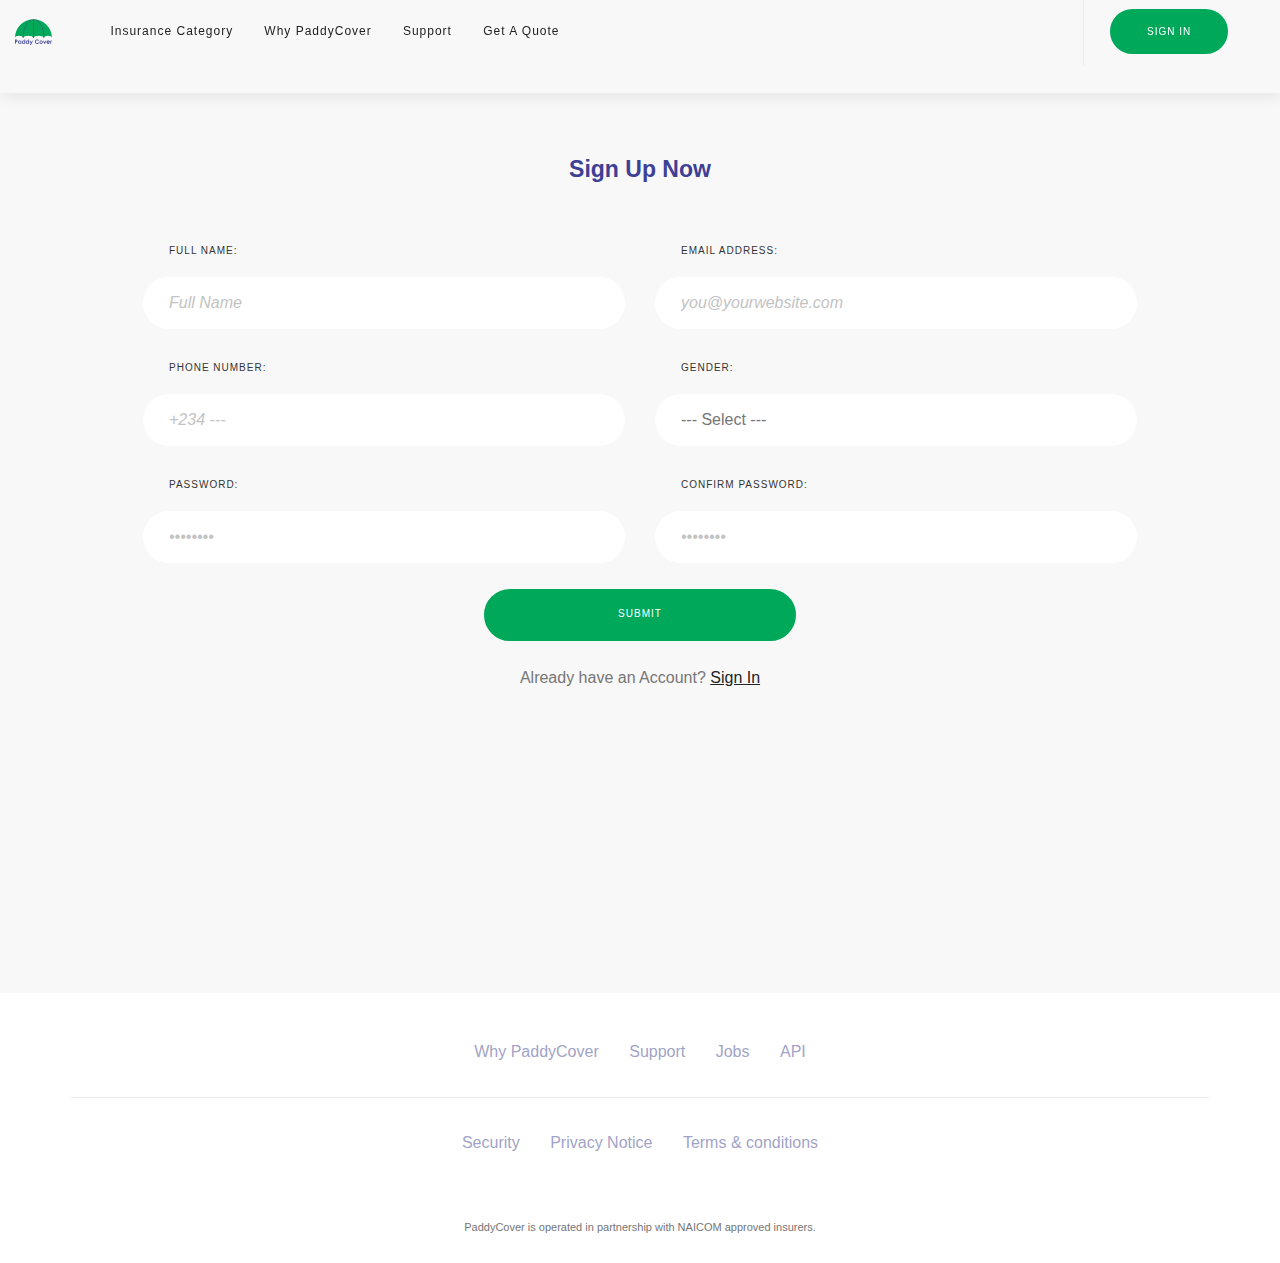
<file: sign-up.html>
<!doctype html>
<html lang="en">

<head>
    <meta charset="utf-8">
    <title>Paddy Cover</title>
    <meta name="viewport" content="width=device-width, initial-scale=1.0">
    <link href="css/bootstrap.css" rel="stylesheet" type="text/css" media="all" />
    <link href="css/socicon.css" rel="stylesheet" type="text/css" media="all" />
    <link href="css/iconsmind.css" rel="stylesheet" type="text/css" media="all" />
    <link href="css/interface-icons.css" rel="stylesheet" type="text/css" media="all" />
    <link href="css/owl.carousel.css" rel="stylesheet" type="text/css" media="all" />
    <link href="css/lightbox.min.css" rel="stylesheet" type="text/css" media="all" />
    <link href="css/theme.css" rel="stylesheet" type="text/css" media="all" />
    <link href="css/custom.css" rel="stylesheet" type="text/css" media="all" />
    <link href="css/custom-paddy.css" rel="stylesheet" type="text/css" media="all" />

    <link rel="shortcut icon" href="img/favicon.png">

    <style type="text/css">
        #message-wrapper {
            display: none !important;
        }
    </style>



    <!-- <link href='https://fonts.googleapis.com/css?family=Lora:400,400italic,700%7CMontserrat:400,700' rel='stylesheet' type='text/css'> -->
    <!-- <link href="css.html" rel="stylesheet" type="text/css" media="all" /> -->
</head>

<body class="scroll-assist">
    <a id="top"></a>
    <div class="loader"></div>
    <nav class="transition--fade" style="min-height: 93px;
    box-shadow: 1px 4px 15px 0px #00000014;">
        <div class="nav-bar" data-fixed-at="200">
            <div class="nav-module logo-module left">
                <a href="index.html">
                    <img class="logo logo-dark" alt="logo" src="img/logo.svg" />
                    <img class="logo logo-light" alt="logo" src="img/logo.svg" />
                </a>
            </div>
            <div class="nav-module menu-module left">
                <ul class="menu">
                    <li>
                        <a href="#">
                            Insurance Category
                        </a>
                        <ul>
                            <li class="dropdown">
                                <a href="thirdParty.html">3rd Party Car Insurance</a>
                            </li>
                            <li class="dropdown">
                                <a href="comprehensive.html">Comprehensive Car Insurance</a>
                            </li>
                            <li class="dropdown">
                                <a href="health.html">Health Insurance</a>
                            </li>
                            <li class="dropdown">
                                <a href="phone.html">Phone/Laptop Insurance</a>
                            </li>
                        </ul>
                    </li>
                    <li>
                        <a href="#">
                            Why PaddyCover
                        </a>
                        <ul>
                            <li class="dropdown">
                                <a href="about.html">About</a>
                            </li>
                            <li class="dropdown">
                                <a href="customer.html">Customer Service</a>
                            </li>
                            <li class="dropdown">
                                <a href="team.html">Team</a>
                            </li>
                        </ul>
                    </li>
                    <li>
                        <a href="support.html">
                            Support
                        </a>
                    </li>
                    <li>
                        <a href="quote.html" class="">
                            Get a Quote
                        </a>
                    </li>

                </ul>
            </div>
            <!--end nav module-->
            <div class="nav-module right">

            </div>
            <div class="nav-module right">
                <a class="btn  btn--sm btn--primary" href="sign-in.html">
                    <span class="btn__text">
                        Sign In
                    </span>
                </a>
            </div>
        </div>
        <!--end nav bar-->
        <div class="nav-mobile-toggle visible-sm visible-xs">
            <i class="icon-Align-Right icon icon--sm"></i>
        </div>
    </nav>
    <div class="main-container transition--fade">
        <section class="height-100 cover cover-8">
            <div class="">
                <div class="row">
                    <div class="col-sm-12 text-center">
                        <div class="elements--title">
                            <h4 class="text-blue" style="margin-top: 60px;
                            color: #3e4095;;">Sign
                                Up Now</h4>
                        </div>
                    </div>
                    <div class="col-md-12 col-sm-12 ">
                        <form>
                            <div class="row">
                                <div class="col-sm-6">
                                    <label>Full Name:</label>
                                    <input type="text" name="name" placeholder="Full Name">
                                </div>
                                <div class="col-sm-6">
                                    <label>Email Address:</label>
                                    <input type="email" name="email" placeholder="you@yourwebsite.com">
                                </div>
                            </div>
                            <div class="row">
                                <div class="col-sm-6">
                                    <label>Phone Number:</label>
                                    <input type="text" name="phone" placeholder="+234 ---">
                                </div>
                                <div class="col-sm-6">
                                    <label>Gender:</label>
                                    <select style="margin-top: 0.8125em;">
                                        <option>--- Select ---</option>
                                        <option>Male</option>
                                        <option>Female</option>
                                    </select>
                                </div>
                            </div>
                            <div class="row">
                                <div class="col-sm-6">
                                    <label>Password:</label>
                                    <input type="password" name="password" placeholder="••••••••">
                                </div>
                                <div class="col-sm-6">
                                    <label>Confirm Password:</label>
                                    <input type="password" name="password" placeholder="••••••••">
                                </div>
                            </div>
                            <div class="col-sm-4 col-sm-offset-4">
                                <button class="btn btn--primary" type="submit">Submit</button>
                            </div>
                        </form>
                        <div class="container">
                            <p class="text-center" style="margin-top: 24px;">Already have an Account? <a href="sign-in.html">Sign
                                    In</a></p>
                        </div>
                    </div>
                </div>
            </div>
        </section>
        <footer class="footer-2 text-center bg--white">
            <div class="container">
                <div class="row">
                    <div class="col-sm-12 text-center text-center-xs">
                        <ul class="social-list">
                            <li>
                                <a href="#">
                                    Why PaddyCover
                                </a>
                            </li>
                            <li>
                                <a href="#">
                                    Support
                                </a>
                            </li>
                            <li>
                                <a href="#">
                                    Jobs
                                </a>
                            </li>
                            <li>
                                <a href="#">
                                    API
                                </a>
                            </li>
                        </ul>
                    </div>
                </div>
                <hr>
                <div class="row">
                    <div class="col-sm-12 text-center text-center-xs">
                        <ul class="social-list">
                            <li>
                                <a href="#">
                                    Security
                                </a>
                            </li>
                            <li>
                                <a href="#">
                                    Privacy Notice
                                </a>
                            </li>
                            <li>
                                <a href="#">
                                    Terms &amp; conditions
                                </a>
                            </li>
                        </ul>
                    </div>
                </div>
                <div class="row">
                    <div class="col-sm-12">
                        <div class="footer__lower">
                            <span class="type--fine-print">PaddyCover is operated in partnership with NAICOM approved
                                insurers.</span>
                        </div>
                    </div>
                </div>
                <!--end row-->
            </div>
            <!--end container-->
        </footer>
    </div>
    <script src="js/jquery-2.1.4.min.js"></script>
    <script src="js/isotope.min.js"></script>
    <!-- <script src="js/ytplayer.min.js"></script> -->
    <!-- <script src="js/easypiechart.min.js"></script> -->
    <script src="js/owl.carousel.min.js"></script>
    <!-- <script src="js/lightbox.min.js"></script> -->
    <!-- <script src="js/twitterfetcher.min.js"></script> -->
    <script src="js/smooth-scroll.min.js"></script>
    <!-- <script src="js/scrollreveal.min.js"></script> -->
    <script src="js/parallax.js"></script>
    <script src="js/scripts.js"></script>
</body>

</html>
</file>
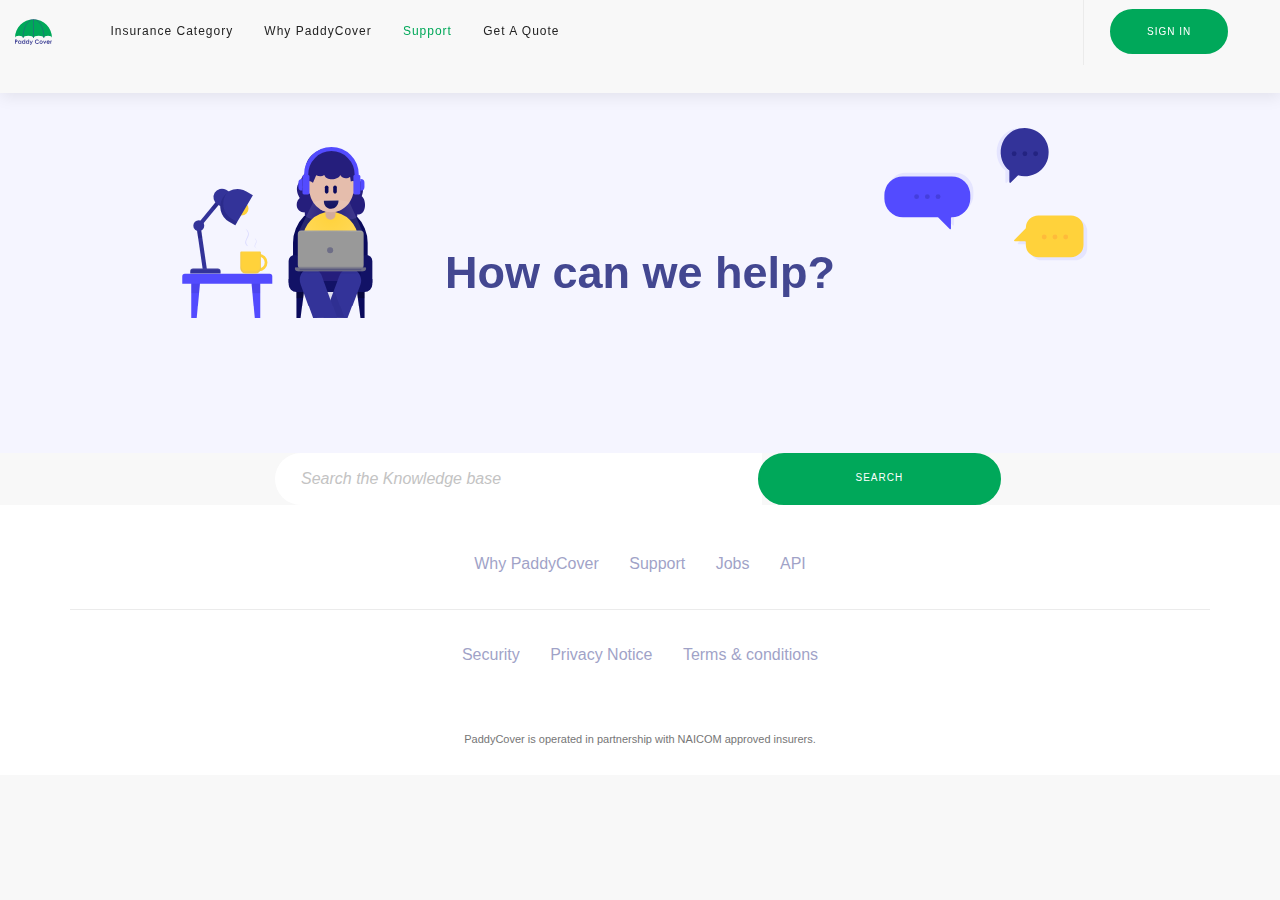
<file: support.html>
<!doctype html>
<html lang="en">

<head>
    <meta charset="utf-8">
    <title>Paddy Cover</title>
    <meta name="viewport" content="width=device-width, initial-scale=1.0">
    <link href="css/bootstrap.css" rel="stylesheet" type="text/css" media="all" />
    <link href="css/socicon.css" rel="stylesheet" type="text/css" media="all" />
    <link href="css/iconsmind.css" rel="stylesheet" type="text/css" media="all" />
    <link href="css/interface-icons.css" rel="stylesheet" type="text/css" media="all" />
    <link href="css/owl.carousel.css" rel="stylesheet" type="text/css" media="all" />
    <link href="css/lightbox.min.css" rel="stylesheet" type="text/css" media="all" />
    <link href="css/theme.css" rel="stylesheet" type="text/css" media="all" />
    <link href="css/custom.css" rel="stylesheet" type="text/css" media="all" />
    <link href="css/custom-paddy.css" rel="stylesheet" type="text/css" media="all" />

    <link rel="shortcut icon" href="img/favicon.png">

    <style type="text/css">
        #message-wrapper {
            display: none !important;
        }
    </style>



    <!-- <link href='https://fonts.googleapis.com/css?family=Lora:400,400italic,700%7CMontserrat:400,700' rel='stylesheet' type='text/css'> -->
    <!-- <link href="css.html" rel="stylesheet" type="text/css" media="all" /> -->
</head>

<body class="scroll-assist">
    <a id="top"></a>
    <div class="loader"></div>
    <nav class="transition--fade" style="min-height: 93px;
    box-shadow: 1px 4px 15px 0px #00000014;">
        <div class="nav-bar" data-fixed-at="200">
            <div class="nav-module logo-module left">
                <a href="index.html">
                    <img class="logo logo-dark" alt="logo" src="img/logo.svg" />
                    <img class="logo logo-light" alt="logo" src="img/logo.svg" />
                </a>
            </div>
            <div class="nav-module menu-module left">
                <ul class="menu">
                    <li>
                        <a href="#">
                            Insurance Category
                        </a>
                        <ul>
                            <li class="dropdown">
                                <a href="thirdParty.html">3rd Party Car Insurance</a>
                            </li>
                            <li class="dropdown">
                                <a href="comprehensive.html">Comprehensive Car Insurance</a>
                            </li>
                            <li class="dropdown">
                                <a href="health.html">Health Insurance</a>
                            </li>
                            <li class="dropdown">
                                <a href="phone.html">Phone/Laptop Insurance</a>
                            </li>
                        </ul>
                    </li>
                    <li>
                        <a href="#">
                            Why PaddyCover
                        </a>
                        <ul>
                            <li class="dropdown">
                                <a href="about.html">About</a>
                            </li>
                            <li class="dropdown">
                                <a href="customer.html">Customer Service</a>
                            </li>
                            <li class="dropdown">
                                <a href="team.html">Team</a>
                            </li>
                        </ul>
                    </li>
                    <li class="active">
                        <a href="support.html">
                            Support
                        </a>
                    </li>
                    <li>
                        <a href="quote.html" class="">
                            Get a Quote
                        </a>
                    </li>

                </ul>
            </div>
            <!--end nav module-->
            <div class="nav-module right">

            </div>
            <div class="nav-module right">
                <a class="btn  btn--sm btn--primary" href="sign-in.html">
                    <span class="btn__text">
                        Sign In
                    </span>
                </a>
            </div>
        </div>
        <!--end nav bar-->
        <div class="nav-mobile-toggle visible-sm visible-xs">
            <i class="icon-Align-Right icon icon--sm"></i>
        </div>
    </nav>
    <div class="main-container transition--fade">
        <section class="height-40 page-title parallax" data-overlay="3">
            <div class="background-image-holder holder-about holder-support">
                <img alt="image" src="img/support.svg" />
            </div>
            <div class="container pos-vertical-center">
                <div class="row">
                    <div class="col-sm-10 col-sm-offset-1 text-center">
                        <h2 class="t-blue" style="margin-bottom: 0px;">How can we help?</h2>
                    </div>
                </div>
                <!--end row-->
            </div>
            <!--end container-->
        </section>
        <div class="container">
            <div class="col-md-8 col-md-offset-2 col-sm-12 col-sm-offset-0">
                <form class="form--merge" method="post">
                    <input class="col-sm-8" type="email" name="email" placeholder="Search the Knowledge base">
                    <button class="col-sm-4 btn btn--primary" type="submit">Search</button>
                </form>
            </div>
        </div>
        <footer class="footer-2 text-center bg--white">
            <div class="container">
                <div class="row">
                    <div class="col-sm-12 text-center text-center-xs">
                        <ul class="social-list">
                            <li>
                                <a href="#">
                                    Why PaddyCover
                                </a>
                            </li>
                            <li>
                                <a href="#">
                                    Support
                                </a>
                            </li>
                            <li>
                                <a href="#">
                                    Jobs
                                </a>
                            </li>
                            <li>
                                <a href="#">
                                    API
                                </a>
                            </li>
                        </ul>
                    </div>
                </div>
                <hr>
                <div class="row">
                    <div class="col-sm-12 text-center text-center-xs">
                        <ul class="social-list">
                            <li>
                                <a href="#">
                                    Security
                                </a>
                            </li>
                            <li>
                                <a href="#">
                                    Privacy Notice
                                </a>
                            </li>
                            <li>
                                <a href="#">
                                    Terms &amp; conditions
                                </a>
                            </li>
                        </ul>
                    </div>
                </div>
                <div class="row">
                    <div class="col-sm-12">
                        <div class="footer__lower">
                            <span class="type--fine-print">PaddyCover is operated in partnership with NAICOM approved
                                insurers.</span>
                        </div>
                    </div>
                </div>
                <!--end row-->
            </div>
            <!--end container-->
        </footer>
    </div>
    <script src="js/jquery-2.1.4.min.js"></script>
    <script src="js/isotope.min.js"></script>
    <!-- <script src="js/ytplayer.min.js"></script> -->
    <!-- <script src="js/easypiechart.min.js"></script> -->
    <script src="js/owl.carousel.min.js"></script>
    <!-- <script src="js/lightbox.min.js"></script> -->
    <!-- <script src="js/twitterfetcher.min.js"></script> -->
    <script src="js/smooth-scroll.min.js"></script>
    <!-- <script src="js/scrollreveal.min.js"></script> -->
    <script src="js/parallax.js"></script>
    <script src="js/scripts.js"></script>
</body>

</html>
</file>
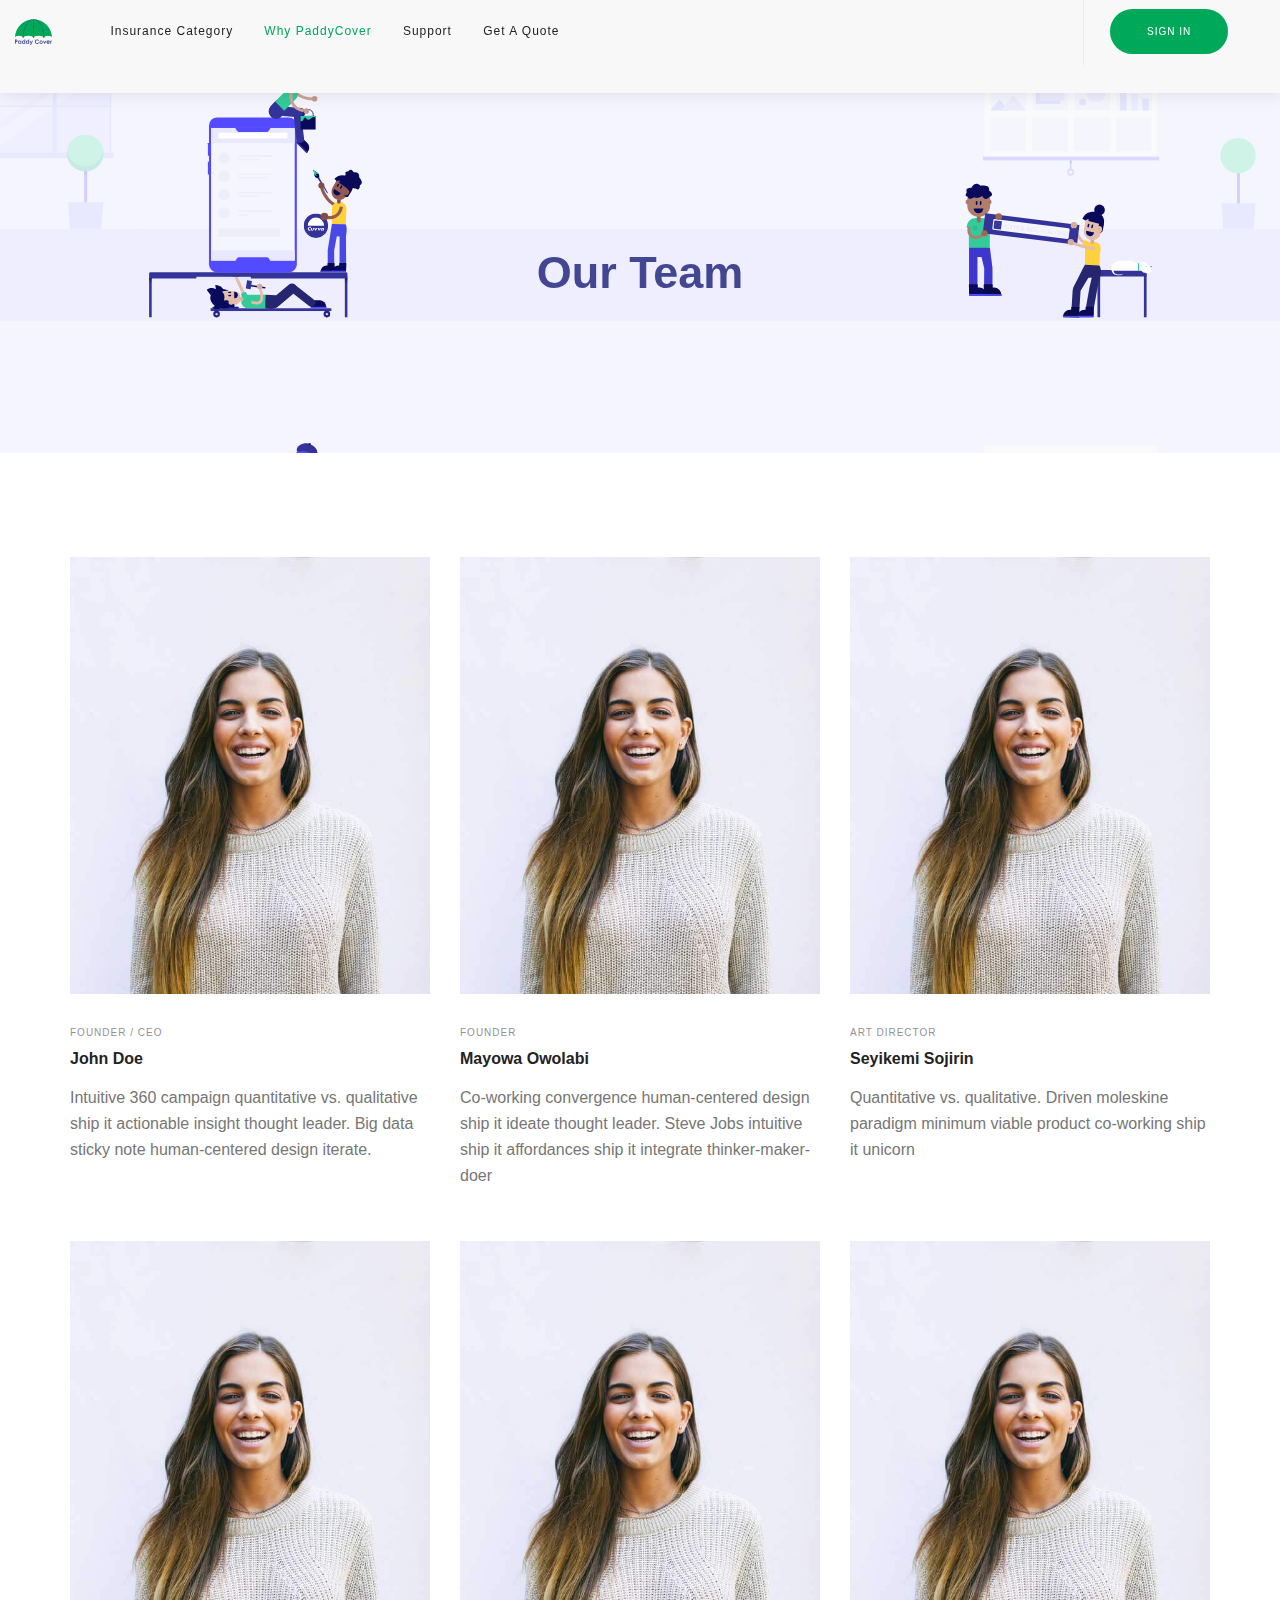
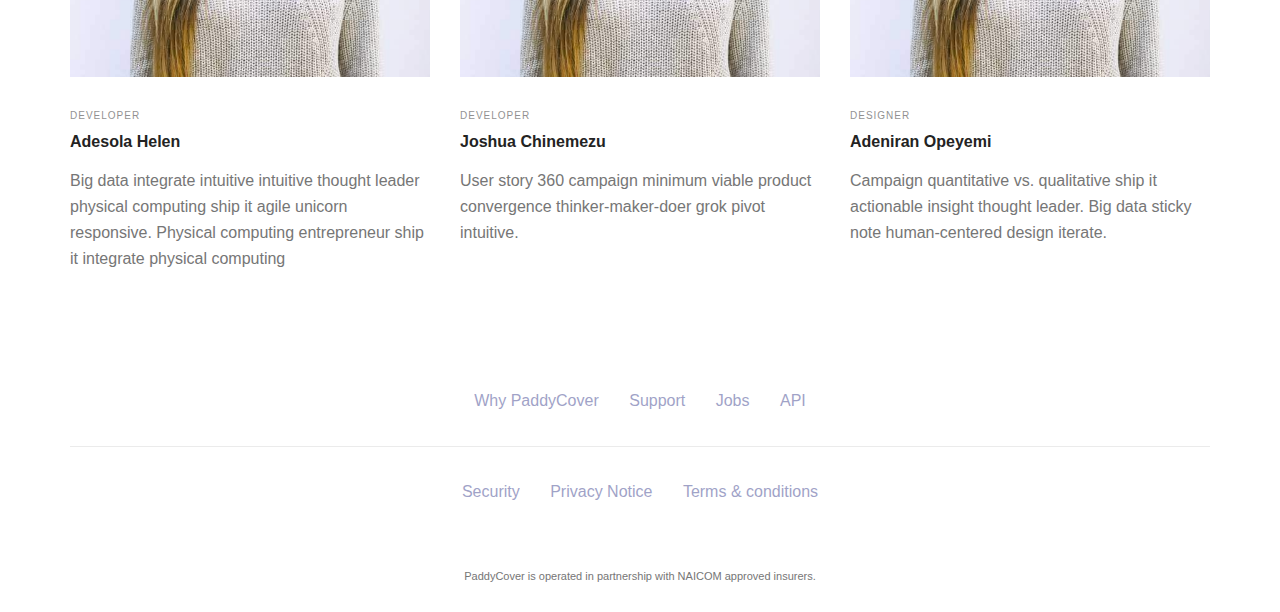
<file: team.html>
<!doctype html>
<html lang="en">

<head>
    <meta charset="utf-8">
    <title>Paddy Cover</title>
    <meta name="viewport" content="width=device-width, initial-scale=1.0">
    <link href="css/bootstrap.css" rel="stylesheet" type="text/css" media="all" />
    <link href="css/socicon.css" rel="stylesheet" type="text/css" media="all" />
    <link href="css/iconsmind.css" rel="stylesheet" type="text/css" media="all" />
    <link href="css/interface-icons.css" rel="stylesheet" type="text/css" media="all" />
    <link href="css/owl.carousel.css" rel="stylesheet" type="text/css" media="all" />
    <link href="css/lightbox.min.css" rel="stylesheet" type="text/css" media="all" />
    <link href="css/theme.css" rel="stylesheet" type="text/css" media="all" />
    <link href="css/custom.css" rel="stylesheet" type="text/css" media="all" />
    <link href="css/custom-paddy.css" rel="stylesheet" type="text/css" media="all" />

    <link rel="shortcut icon" href="img/favicon.png">

    <style type="text/css">
        #message-wrapper {
            display: none !important;
        }
    </style>



    <!-- <link href='https://fonts.googleapis.com/css?family=Lora:400,400italic,700%7CMontserrat:400,700' rel='stylesheet' type='text/css'> -->
    <!-- <link href="css.html" rel="stylesheet" type="text/css" media="all" /> -->
</head>

<body class="scroll-assist">
    <a id="top"></a>
    <div class="loader"></div>
    <nav class="transition--fade" style="min-height: 93px;
    box-shadow: 1px 4px 15px 0px #00000014;">
        <div class="nav-bar" data-fixed-at="200">
            <div class="nav-module logo-module left">
                <a href="index.html">
                    <img class="logo logo-dark" alt="logo" src="img/logo.svg" />
                    <img class="logo logo-light" alt="logo" src="img/logo.svg" />
                </a>
            </div>
            <div class="nav-module menu-module left">
                <ul class="menu">
                    <li>
                        <a href="#">
                            Insurance Category
                        </a>
                        <ul>
                            <li class="dropdown">
                                <a href="thirdParty.html">3rd Party Car Insurance</a>
                            </li>
                            <li class="dropdown">
                                <a href="comprehensive.html">Comprehensive Car Insurance</a>
                            </li>
                            <li class="dropdown">
                                <a href="health.html">Health Insurance</a>
                            </li>
                            <li class="dropdown">
                                <a href="phone.html">Phone/Laptop Insurance</a>
                            </li>
                        </ul>
                    </li>
                    <li class="active">
                        <a href="#">
                            Why PaddyCover
                        </a>
                        <ul>
                            <li class="dropdown">
                                <a href="about.html">About</a>
                            </li>
                            <li class="dropdown">
                                <a href="customer.html">Customer Service</a>
                            </li>
                            <li class="dropdown">
                                <a href="team.html">Team</a>
                            </li>
                        </ul>
                    </li>
                    <li>
                        <a href="support.html">
                            Support
                        </a>
                    </li>
                    <li>
                        <a href="quote.html" class="">
                            Get a Quote
                        </a>
                    </li>

                </ul>
            </div>
            <!--end nav module-->
            <div class="nav-module right">

            </div>
            <div class="nav-module right">
                <a class="btn  btn--sm btn--primary" href="sign-in.html">
                    <span class="btn__text">
                        Sign In
                    </span>
                </a>
            </div>
        </div>
        <!--end nav bar-->
        <div class="nav-mobile-toggle visible-sm visible-xs">
            <i class="icon-Align-Right icon icon--sm"></i>
        </div>
    </nav>
    <div class="main-container">
        <section class="height-40 page-title parallax" data-overlay="3">
            <div class="background-image-holder holder-about">
                <img alt="image" src="img/about.svg" />
            </div>
            <div class="container pos-vertical-center">
                <div class="row">
                    <div class="col-sm-10 col-sm-offset-1 text-center">
                        <h2 class="t-blue" style="margin-bottom: 0px;">Our Team</h2>
                    </div>
                </div>
                <!--end row-->
            </div>
            <!--end container-->
        </section>

        <section class="bg--white team-sec">
            <div class="container">
                <div class="row">
                    <div class="col-md-4 col-sm-6 col-xs-6">
                        <div class="member member-1">
                            <img alt="pic" src="img/avatar-team-5.jpg" />
                            <h6>Founder / CEO</h6>
                            <h5>John Doe</h5>
                            <p>
                                Intuitive 360 campaign quantitative vs. qualitative ship it actionable insight thought
                                leader. Big data sticky note human-centered design iterate.
                            </p>
                        </div>
                        <!--end member-->
                    </div>
                    <div class="col-md-4 col-sm-6 col-xs-6">
                        <div class="member member-1">
                            <img alt="pic" src="img/avatar-team-5.jpg" />
                            <h6>Founder</h6>
                            <h5>Mayowa Owolabi</h5>
                            <p>
                                Co-working convergence human-centered design ship it ideate thought leader. Steve Jobs
                                intuitive ship it affordances ship it integrate thinker-maker-doer
                            </p>
                        </div>
                        <!--end member-->
                    </div>
                    <div class="col-md-4 col-sm-6 col-xs-6">
                        <div class="member member-1">
                            <img alt="pic" src="img/avatar-team-5.jpg" />
                            <h6>Art Director</h6>
                            <h5>Seyikemi Sojirin</h5>
                            <p>
                                Quantitative vs. qualitative. Driven moleskine paradigm minimum viable product
                                co-working ship it unicorn
                            </p>
                        </div>
                        <!--end member-->
                    </div>
                    <div class="col-md-4 col-sm-6 col-xs-6">
                        <div class="member member-1">
                            <img alt="pic" src="img/avatar-team-5.jpg" />
                            <h6>Developer</h6>
                            <h5>Adesola Helen</h5>
                            <p>
                                Big data integrate intuitive intuitive thought leader physical computing ship it agile
                                unicorn responsive. Physical computing entrepreneur ship it integrate physical
                                computing
                            </p>
                        </div>
                        <!--end member-->
                    </div>
                    <div class="col-md-4 col-sm-6 col-xs-6">
                        <div class="member member-1">
                            <img alt="pic" src="img/avatar-team-5.jpg" />
                            <h6>Developer</h6>
                            <h5>Joshua Chinemezu</h5>
                            <p>
                                User story 360 campaign minimum viable product convergence thinker-maker-doer grok
                                pivot intuitive.
                            </p>
                        </div>
                        <!--end member-->
                    </div>
                    <div class="col-md-4 col-sm-6 col-xs-6">
                        <div class="member member-1">
                            <img alt="pic" src="img/avatar-team-5.jpg" />
                            <h6>Designer</h6>
                            <h5>Adeniran Opeyemi</h5>
                            <p>
                                Campaign quantitative vs. qualitative ship it actionable insight thought leader. Big
                                data sticky note human-centered design iterate.
                            </p>
                        </div>
                        <!--end member-->
                    </div>
                </div>
                <!--end of row-->
            </div>
            <!--end of container-->
        </section>


        <footer class="footer-2 text-center bg--white">
            <div class="container">
                <div class="row">
                    <div class="col-sm-12 text-center text-center-xs">
                        <ul class="social-list">
                            <li>
                                <a href="#">
                                    Why PaddyCover
                                </a>
                            </li>
                            <li>
                                <a href="#">
                                    Support
                                </a>
                            </li>
                            <li>
                                <a href="#">
                                    Jobs
                                </a>
                            </li>
                            <li>
                                <a href="#">
                                    API
                                </a>
                            </li>
                        </ul>
                    </div>
                </div>
                <hr>
                <div class="row">
                    <div class="col-sm-12 text-center text-center-xs">
                        <ul class="social-list">
                            <li>
                                <a href="#">
                                    Security
                                </a>
                            </li>
                            <li>
                                <a href="#">
                                    Privacy Notice
                                </a>
                            </li>
                            <li>
                                <a href="#">
                                    Terms &amp; conditions
                                </a>
                            </li>
                        </ul>
                    </div>
                </div>
                <div class="row">
                    <div class="col-sm-12">
                        <div class="footer__lower">
                            <span class="type--fine-print">PaddyCover is operated in partnership with NAICOM approved
                                insurers.</span>
                        </div>
                    </div>
                </div>
                <!--end row-->
            </div>
            <!--end container-->
        </footer>
    </div>
    <script src="js/jquery-2.1.4.min.js"></script>
    <script src="js/isotope.min.js"></script>
    <!-- <script src="js/ytplayer.min.js"></script> -->
    <!-- <script src="js/easypiechart.min.js"></script> -->
    <script src="js/owl.carousel.min.js"></script>
    <!-- <script src="js/lightbox.min.js"></script> -->
    <!-- <script src="js/twitterfetcher.min.js"></script> -->
    <script src="js/smooth-scroll.min.js"></script>
    <!-- <script src="js/scrollreveal.min.js"></script> -->
    <script src="js/parallax.js"></script>
    <script src="js/scripts.js"></script>
</body>

</html>
</file>
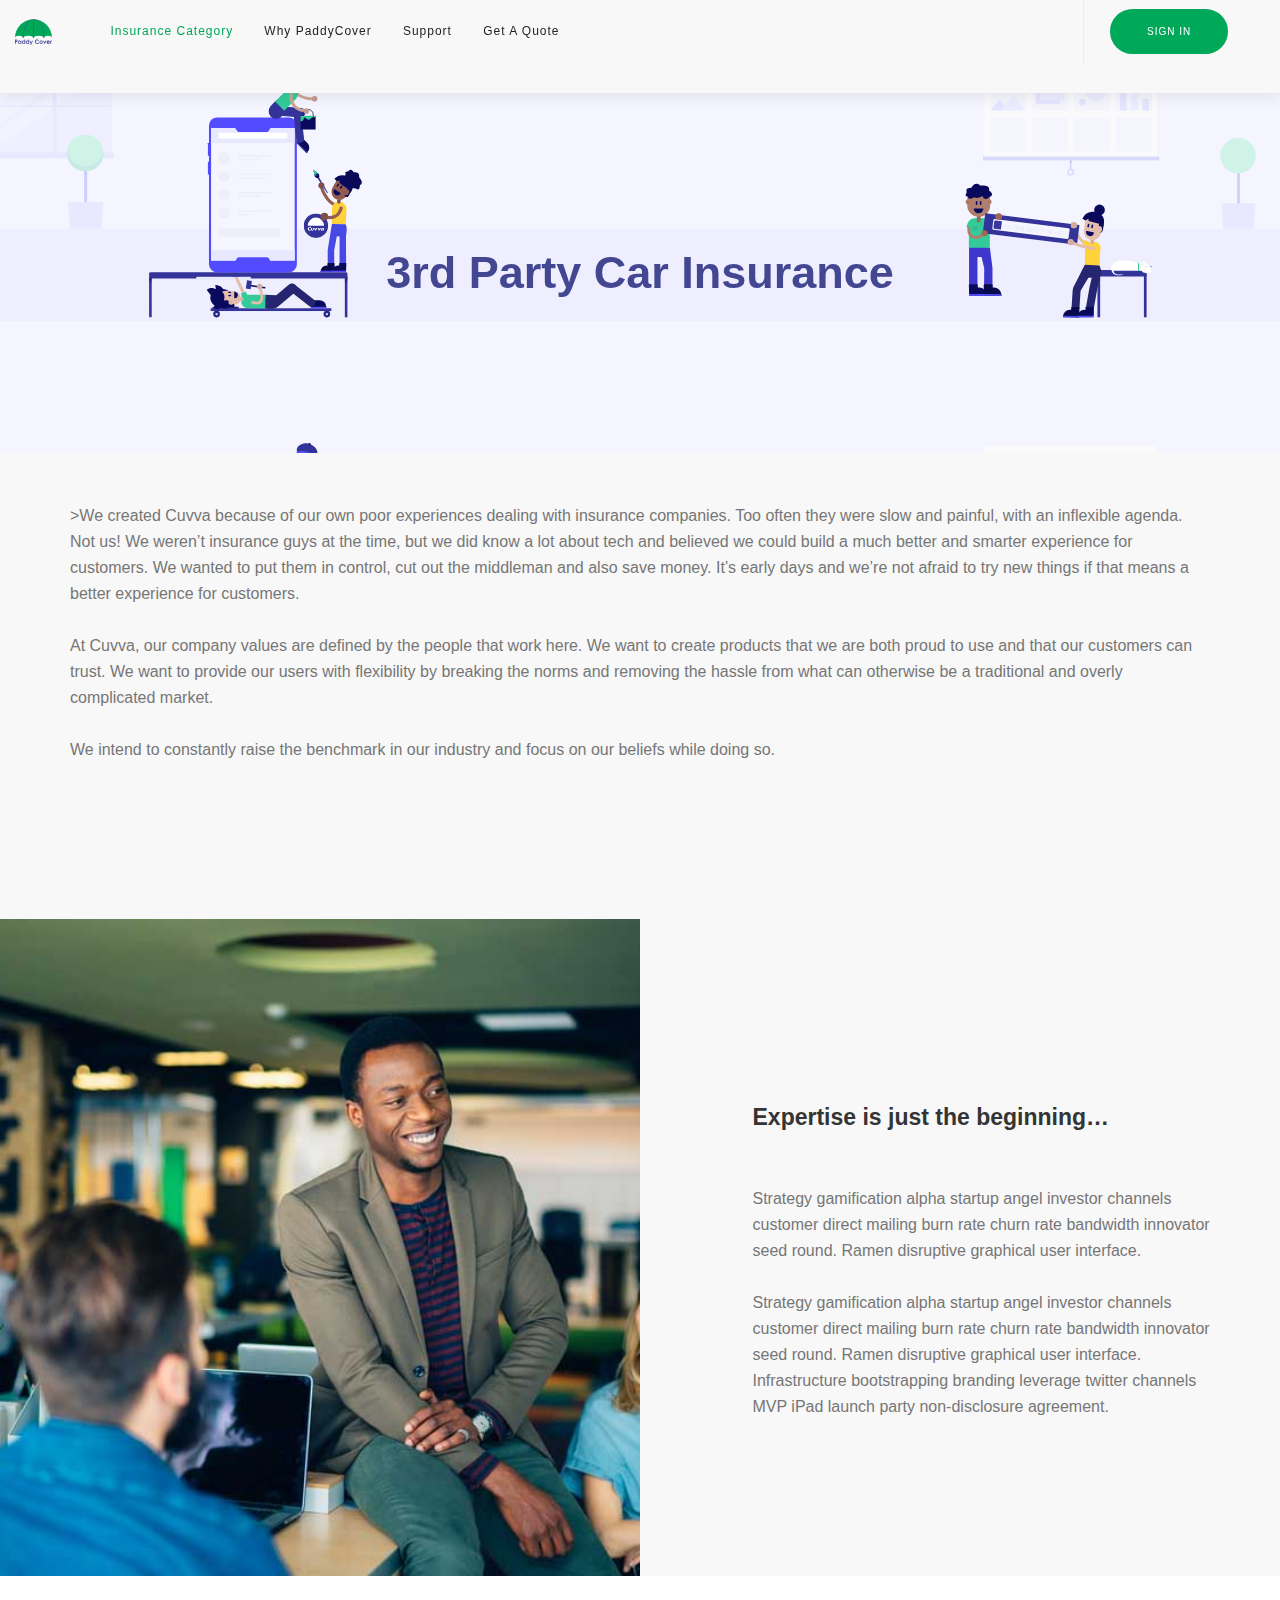
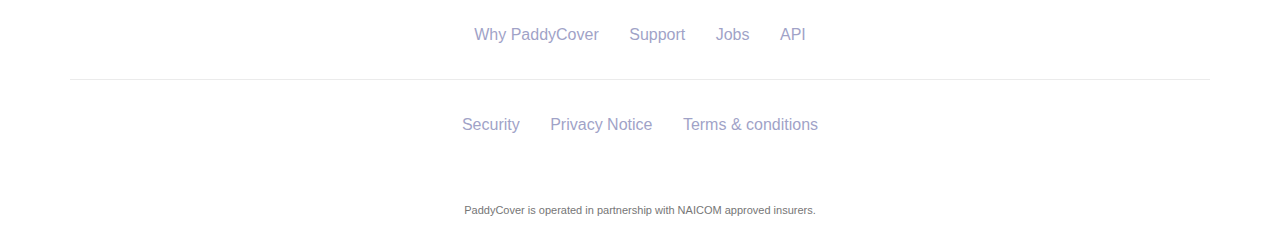
<file: thirdParty.html>
<!doctype html>
<html lang="en">

<head>
    <meta charset="utf-8">
    <title>Paddy Cover</title>
    <meta name="viewport" content="width=device-width, initial-scale=1.0">
    <link href="css/bootstrap.css" rel="stylesheet" type="text/css" media="all" />
    <link href="css/socicon.css" rel="stylesheet" type="text/css" media="all" />
    <link href="css/iconsmind.css" rel="stylesheet" type="text/css" media="all" />
    <link href="css/interface-icons.css" rel="stylesheet" type="text/css" media="all" />
    <link href="css/owl.carousel.css" rel="stylesheet" type="text/css" media="all" />
    <link href="css/lightbox.min.css" rel="stylesheet" type="text/css" media="all" />
    <link href="css/theme.css" rel="stylesheet" type="text/css" media="all" />
    <link href="css/custom.css" rel="stylesheet" type="text/css" media="all" />
    <link href="css/custom-paddy.css" rel="stylesheet" type="text/css" media="all" />

    <link rel="shortcut icon" href="img/favicon.png">

    <style type="text/css">
        #message-wrapper {
            display: none !important;
        }
    </style>



    <!-- <link href='https://fonts.googleapis.com/css?family=Lora:400,400italic,700%7CMontserrat:400,700' rel='stylesheet' type='text/css'> -->
    <!-- <link href="css.html" rel="stylesheet" type="text/css" media="all" /> -->
</head>

<body class="scroll-assist">
    <a id="top"></a>
    <div class="loader"></div>
    <nav class="transition--fade" style="min-height: 93px;
    box-shadow: 1px 4px 15px 0px #00000014;">
        <div class="nav-bar" data-fixed-at="200">
            <div class="nav-module logo-module left">
                <a href="index.html">
                    <img class="logo logo-dark" alt="logo" src="img/logo.svg" />
                    <img class="logo logo-light" alt="logo" src="img/logo.svg" />
                </a>
            </div>
            <div class="nav-module menu-module left">
                <ul class="menu">
                    <li class="active">
                        <a href="#">
                            Insurance Category
                        </a>
                        <ul>
                            <li class="dropdown">
                                <a href="thirdParty.html">3rd Party Car Insurance</a>
                            </li>
                            <li class="dropdown">
                                <a href="comprehensive.html">Comprehensive Car Insurance</a>
                            </li>
                            <li class="dropdown">
                                <a href="health.html">Health Insurance</a>
                            </li>
                            <li class="dropdown">
                                <a href="phone.html">Phone/Laptop Insurance</a>
                            </li>
                        </ul>
                    </li>
                    <li>
                        <a href="#">
                            Why PaddyCover
                        </a>
                        <ul>
                            <li class="dropdown">
                                <a href="about.html">About</a>
                            </li>
                            <li class="dropdown">
                                <a href="customer.html">Customer Service</a>
                            </li>
                            <li class="dropdown">
                                <a href="team.html">Team</a>
                            </li>
                        </ul>
                    </li>
                    <li>
                        <a href="support.html">
                            Support
                        </a>
                    </li>
                    <li>
                        <a href="quote.html" class="">
                            Get a Quote
                        </a>
                    </li>

                </ul>
            </div>
            <!--end nav module-->
            <div class="nav-module right">

            </div>
            <div class="nav-module right">
                <a class="btn  btn--sm btn--primary" href="sign-in.html">
                    <span class="btn__text">
                        Sign In
                    </span>
                </a>
            </div>
        </div>
        <!--end nav bar-->
        <div class="nav-mobile-toggle visible-sm visible-xs">
            <i class="icon-Align-Right icon icon--sm"></i>
        </div>
    </nav>
    <div class="main-container">
        <section class="height-40 page-title parallax" data-overlay="3">
            <div class="background-image-holder holder-about">
                <img alt="image" src="img/about.svg" />
            </div>
            <div class="container pos-vertical-center">
                <div class="row">
                    <div class="col-sm-10 col-sm-offset-1 text-center">
                        <h2 class="t-blue" style="margin-bottom: 0px;">3rd Party Car Insurance</h2>
                    </div>
                </div>
                <!--end row-->
            </div>
            <!--end container-->
        </section>

        <section class="cta cta-7" style="margin-top: 50px;">
            <div class="container">
                <p>>We created Cuvva because of our own poor experiences dealing with insurance companies. Too often
                    they
                    were
                    slow and painful, with an inflexible agenda. Not us! We weren’t insurance guys at the time, but we
                    did
                    know
                    a lot about tech and believed we could build a much better and smarter experience for customers.
                    We
                    wanted
                    to put them in control, cut out the middleman and also save money. It’s early days and we’re not
                    afraid
                    to
                    try new things if that means a better experience for customers.</p>

                <p>At Cuvva, our company values are defined by the people that work here. We want to create products
                    that
                    we
                    are both proud to use and that our customers can trust.
                    We want to provide our users with flexibility by breaking the norms and removing the hassle from
                    what
                    can
                    otherwise be a traditional and overly complicated market.</p>
                <p>

                    We intend to constantly raise the benchmark in our industry and focus on our beliefs while doing
                    so.</p>
            </div>

        </section>
        <section class="imageblock about-1">
            <div class="imageblock__content col-md-6 col-sm-4 pos-left">
                <div class="background-image-holder" style="background: url(&quot;img/political-5.jpg&quot;); opacity: 1;">
                    <img alt="image" src="img/political-5.jpg">
                </div>
            </div>
            <div class="container">
                <div class="row">
                    <div class="col-md-5 col-md-push-7 col-sm-8 col-sm-push-4">
                        <h4>Expertise is just the beginning…</h4>
                        <p>
                            Strategy gamification alpha startup angel investor channels customer direct mailing burn
                            rate churn rate bandwidth innovator seed round. Ramen disruptive graphical user interface.
                        </p>
                        <p>
                            Strategy gamification alpha startup angel investor channels customer direct mailing burn
                            rate churn rate bandwidth innovator seed round. Ramen disruptive graphical user interface.
                            Infrastructure bootstrapping branding leverage twitter channels MVP iPad launch party
                            non-disclosure agreement.
                        </p>
                    </div>
                </div>
                <!--end of row-->
            </div>
            <!--end of container-->
        </section>
        <footer class="footer-2 text-center bg--white">
            <div class="container">
                <div class="row">
                    <div class="col-sm-12 text-center text-center-xs">
                        <ul class="social-list">
                            <li>
                                <a href="#">
                                    Why PaddyCover
                                </a>
                            </li>
                            <li>
                                <a href="#">
                                    Support
                                </a>
                            </li>
                            <li>
                                <a href="#">
                                    Jobs
                                </a>
                            </li>
                            <li>
                                <a href="#">
                                    API
                                </a>
                            </li>
                        </ul>
                    </div>
                </div>
                <hr>
                <div class="row">
                    <div class="col-sm-12 text-center text-center-xs">
                        <ul class="social-list">
                            <li>
                                <a href="#">
                                    Security
                                </a>
                            </li>
                            <li>
                                <a href="#">
                                    Privacy Notice
                                </a>
                            </li>
                            <li>
                                <a href="#">
                                    Terms &amp; conditions
                                </a>
                            </li>
                        </ul>
                    </div>
                </div>
                <div class="row">
                    <div class="col-sm-12">
                        <div class="footer__lower">
                            <span class="type--fine-print">PaddyCover is operated in partnership with NAICOM approved
                                insurers.</span>
                        </div>
                    </div>
                </div>
                <!--end row-->
            </div>
            <!--end container-->
        </footer>
    </div>
    <script src="js/jquery-2.1.4.min.js"></script>
    <script src="js/isotope.min.js"></script>
    <!-- <script src="js/ytplayer.min.js"></script> -->
    <!-- <script src="js/easypiechart.min.js"></script> -->
    <script src="js/owl.carousel.min.js"></script>
    <!-- <script src="js/lightbox.min.js"></script> -->
    <!-- <script src="js/twitterfetcher.min.js"></script> -->
    <script src="js/smooth-scroll.min.js"></script>
    <!-- <script src="js/scrollreveal.min.js"></script> -->
    <script src="js/parallax.js"></script>
    <script src="js/scripts.js"></script>
</body>

</html>
</file>
<file: css/socicon.css>
@charset "UTF-8";

@font-face {
  font-family: "socicon";
  src: url("../fonts/socicon.ttf") format("truetype");
  font-weight: normal;
  font-style: normal;

}

[data-icon]:before {
  font-family: "socicon" !important;
  content: attr(data-icon);
  font-style: normal !important;
  font-weight: normal !important;
  font-variant: normal !important;
  text-transform: none !important;
  speak: none;
  line-height: 1;
  -webkit-font-smoothing: antialiased;
  -moz-osx-font-smoothing: grayscale;
}

[class^="socicon-"]:before,
[class*=" socicon-"]:before {
  font-family: "socicon" !important;
  font-style: normal !important;
  font-weight: normal !important;
  font-variant: normal !important;
  text-transform: none !important;
  speak: none;
  line-height: 1;
  -webkit-font-smoothing: antialiased;
  -moz-osx-font-smoothing: grayscale;
}

.socicon-modelmayhem:before {
  content: "\e000";
}
.socicon-mixcloud:before {
  content: "\e001";
}
.socicon-drupal:before {
  content: "\e002";
}
.socicon-swarm:before {
  content: "\e003";
}
.socicon-istock:before {
  content: "\e004";
}
.socicon-yammer:before {
  content: "\e005";
}
.socicon-ello:before {
  content: "\e006";
}
.socicon-stackoverflow:before {
  content: "\e007";
}
.socicon-persona:before {
  content: "\e008";
}
.socicon-triplej:before {
  content: "\e009";
}
.socicon-houzz:before {
  content: "\e00a";
}
.socicon-rss:before {
  content: "\e00b";
}
.socicon-paypal:before {
  content: "\e00c";
}
.socicon-odnoklassniki:before {
  content: "\e00d";
}
.socicon-airbnb:before {
  content: "\e00e";
}
.socicon-periscope:before {
  content: "\e00f";
}
.socicon-outlook:before {
  content: "\e010";
}
.socicon-coderwall:before {
  content: "\e011";
}
.socicon-tripadvisor:before {
  content: "\e012";
}
.socicon-appnet:before {
  content: "\e013";
}
.socicon-goodreads:before {
  content: "\e014";
}
.socicon-tripit:before {
  content: "\e015";
}
.socicon-lanyrd:before {
  content: "\e016";
}
.socicon-slideshare:before {
  content: "\e017";
}
.socicon-buffer:before {
  content: "\e018";
}
.socicon-disqus:before {
  content: "\e019";
}
.socicon-vkontakte:before {
  content: "\e01a";
}
.socicon-whatsapp:before {
  content: "\e01b";
}
.socicon-patreon:before {
  content: "\e01c";
}
.socicon-storehouse:before {
  content: "\e01d";
}
.socicon-pocket:before {
  content: "\e01e";
}
.socicon-mail:before {
  content: "\e01f";
}
.socicon-blogger:before {
  content: "\e020";
}
.socicon-technorati:before {
  content: "\e021";
}
.socicon-reddit:before {
  content: "\e022";
}
.socicon-dribbble:before {
  content: "\e023";
}
.socicon-stumbleupon:before {
  content: "\e024";
}
.socicon-digg:before {
  content: "\e025";
}
.socicon-envato:before {
  content: "\e026";
}
.socicon-behance:before {
  content: "\e027";
}
.socicon-delicious:before {
  content: "\e028";
}
.socicon-deviantart:before {
  content: "\e029";
}
.socicon-forrst:before {
  content: "\e02a";
}
.socicon-play:before {
  content: "\e02b";
}
.socicon-zerply:before {
  content: "\e02c";
}
.socicon-wikipedia:before {
  content: "\e02d";
}
.socicon-apple:before {
  content: "\e02e";
}
.socicon-flattr:before {
  content: "\e02f";
}
.socicon-github:before {
  content: "\e030";
}
.socicon-renren:before {
  content: "\e031";
}
.socicon-friendfeed:before {
  content: "\e032";
}
.socicon-newsvine:before {
  content: "\e033";
}
.socicon-identica:before {
  content: "\e034";
}
.socicon-bebo:before {
  content: "\e035";
}
.socicon-zynga:before {
  content: "\e036";
}
.socicon-steam:before {
  content: "\e037";
}
.socicon-xbox:before {
  content: "\e038";
}
.socicon-windows:before {
  content: "\e039";
}
.socicon-qq:before {
  content: "\e03a";
}
.socicon-douban:before {
  content: "\e03b";
}
.socicon-meetup:before {
  content: "\e03c";
}
.socicon-playstation:before {
  content: "\e03d";
}
.socicon-android:before {
  content: "\e03e";
}
.socicon-snapchat:before {
  content: "\e03f";
}
.socicon-twitter:before {
  content: "\e040";
}
.socicon-facebook:before {
  content: "\e041";
}
.socicon-googleplus:before {
  content: "\e042";
}
.socicon-pinterest:before {
  content: "\e043";
}
.socicon-foursquare:before {
  content: "\e044";
}
.socicon-yahoo:before {
  content: "\e045";
}
.socicon-skype:before {
  content: "\e046";
}
.socicon-yelp:before {
  content: "\e047";
}
.socicon-feedburner:before {
  content: "\e048";
}
.socicon-linkedin:before {
  content: "\e049";
}
.socicon-viadeo:before {
  content: "\e04a";
}
.socicon-xing:before {
  content: "\e04b";
}
.socicon-myspace:before {
  content: "\e04c";
}
.socicon-soundcloud:before {
  content: "\e04d";
}
.socicon-spotify:before {
  content: "\e04e";
}
.socicon-grooveshark:before {
  content: "\e04f";
}
.socicon-lastfm:before {
  content: "\e050";
}
.socicon-youtube:before {
  content: "\e051";
}
.socicon-vimeo:before {
  content: "\e052";
}
.socicon-dailymotion:before {
  content: "\e053";
}
.socicon-vine:before {
  content: "\e054";
}
.socicon-flickr:before {
  content: "\e055";
}
.socicon-500px:before {
  content: "\e056";
}
.socicon-instagram:before {
  content: "\e057";
}
.socicon-wordpress:before {
  content: "\e058";
}
.socicon-tumblr:before {
  content: "\e059";
}
.socicon-twitch:before {
  content: "\e05a";
}
.socicon-8tracks:before {
  content: "\e05b";
}
.socicon-amazon:before {
  content: "\e05c";
}
.socicon-icq:before {
  content: "\e05d";
}
.socicon-smugmug:before {
  content: "\e05e";
}
.socicon-ravelry:before {
  content: "\e05f";
}
.socicon-weibo:before {
  content: "\e060";
}
.socicon-baidu:before {
  content: "\e061";
}
.socicon-angellist:before {
  content: "\e062";
}
.socicon-ebay:before {
  content: "\e063";
}
.socicon-imdb:before {
  content: "\e064";
}
.socicon-stayfriends:before {
  content: "\e065";
}
.socicon-residentadvisor:before {
  content: "\e066";
}
.socicon-google:before {
  content: "\e067";
}
.socicon-yandex:before {
  content: "\e068";
}
.socicon-sharethis:before {
  content: "\e069";
}
.socicon-bandcamp:before {
  content: "\e06a";
}
.socicon-itunes:before {
  content: "\e06b";
}
.socicon-deezer:before {
  content: "\e06c";
}
.socicon-medium:before {
  content: "\e06d";
}
.socicon-telegram:before {
  content: "\e06e";
}
.socicon-openid:before {
  content: "\e06f";
}
.socicon-amplement:before {
  content: "\e070";
}
</file>
<file: css/iconsmind.css>
@font-face {
    font-family: 'iconsmind';
    src:    url('../fonts/iconsmind48d8.eot?u5u3ph');
    src:    url('../fonts/iconsmind48d8.eot?u5u3ph#iefix') format('embedded-opentype'),
        url('../fonts/iconsmind48d8.ttf?u5u3ph') format('truetype'),
        url('../fonts/iconsmind48d8.woff?u5u3ph') format('woff'),
        url('../fonts/iconsmind48d8.svg?u5u3ph#icomoon') format('svg');
    font-weight: normal;
    font-style: normal;
}

[class^="icon-"], [class*=" icon-"] {
    /* use !important to prevent issues with browser extensions that change fonts */
    font-family: 'iconsmind' !important;
    speak: none;
    font-style: normal;
    font-weight: normal;
    font-variant: normal;
    text-transform: none;
    line-height: 1;

    /* Better Font Rendering =========== */
    -webkit-font-smoothing: antialiased;
    -moz-osx-font-smoothing: grayscale;
}

.icon-Alarm-Clock:before {
    content: "\e617";
}
.icon-Align-Right:before {
    content: "\e623";
}
.icon-Approved-Window:before {
    content: "\e631";
}
.icon-Astronaut:before {
    content: "\e671";
}
.icon-Atom:before {
    content: "\e674";
}
.icon-Bag-Coins:before {
    content: "\e682";
}
.icon-Bag:before {
    content: "\e685";
}
.icon-Bar-Chart:before {
    content: "\e68c";
}
.icon-Bodybuilding:before {
    content: "\e6d0";
}
.icon-Box-Open:before {
    content: "\e6e7";
}
.icon-Brain:before {
    content: "\e6ee";
}
.icon-Cardigan:before {
    content: "\e72b";
}
.icon-Check-2:before {
    content: "\e73d";
}
.icon-Code-Window:before {
    content: "\e792";
}
.icon-Compass-4:before {
    content: "\e7a9";
}
.icon-Computer:before {
    content: "\e7af";
}
.icon-Contrast:before {
    content: "\e7b4";
}
.icon-CPU:before {
    content: "\e7bf";
}
.icon-Duplicate-Layer:before {
    content: "\e840";
}
.icon-Email:before {
    content: "\e854";
}
.icon-File-Edit:before {
    content: "\e899";
}
.icon-File-HorizontalText:before {
    content: "\e8a0";
}
.icon-Finger-Print:before {
    content: "\e8c4";
}
.icon-Fingerprint-2:before {
    content: "\e8c6";
}
.icon-Fingerprint:before {
    content: "\e8c7";
}
.icon-Fluorescent:before {
    content: "\e8e8";
}
.icon-Font-Window:before {
    content: "\e915";
}
.icon-Fountain-Pen:before {
    content: "\e923";
}
.icon-Laptop-Phone:before {
    content: "\ea14";
}
.icon-Loop:before {
    content: "\ea60";
}
.icon-Love-Window:before {
    content: "\ea65";
}
.icon-Magnifi-Glass2:before {
    content: "\ea6f";
}
.icon-Mail-2:before {
    content: "\ea70";
}
.icon-Male-2:before {
    content: "\ea90";
}
.icon-MaleFemale:before {
    content: "\ea93";
}
.icon-Map-Marker2:before {
    content: "\ea99";
}
.icon-Marker:before {
    content: "\ea9f";
}
.icon-Medal:before {
    content: "\eaa7";
}
.icon-Mustache-2:before {
    content: "\eae9";
}
.icon-Mustache-3:before {
    content: "\eaea";
}
.icon-Mustache-4:before {
    content: "\eaeb";
}
.icon-Navigation-LeftWindow:before {
    content: "\eaf5";
}
.icon-Notepad:before {
    content: "\eb0d";
}
.icon-Orientation-2:before {
    content: "\eb28";
}
.icon-Password-2shopping:before {
    content: "\eb3f";
}
.icon-Pencil-Ruler:before {
    content: "\eb4e";
}
.icon-People-onCloud:before {
    content: "\eb52";
}
.icon-Phone-2:before {
    content: "\eb58";
}
.icon-Photo-2:before {
    content: "\eb60";
}
.icon-Photos:before {
    content: "\eb66";
}
.icon-Pizza-Slice:before {
    content: "\eb7a";
}
.icon-RGB:before {
    content: "\ebf4";
}
.icon-Rock-andRoll:before {
    content: "\ec02";
}
.icon-Rocket:before {
    content: "\ec03";
}
.icon-Ruler-2:before {
    content: "\ec0f";
}
.icon-Security-Check:before {
    content: "\ec3b";
}
.icon-Ship:before {
    content: "\ec51";
}
.icon-Shop-2:before {
    content: "\ec56";
}
.icon-Sidebar-Window:before {
    content: "\ec65";
}
.icon-Speach-BubbleDialog:before {
    content: "\eca9";
}
.icon-Split-Horizontal2Window:before {
    content: "\ecb6";
}
.icon-Support:before {
    content: "\ecfc";
}
.icon-Thumbs-UpSmiley:before {
    content: "\ed42";
}
.icon-Tree-2:before {
    content: "\ed70";
}
.icon-Trophy:before {
    content: "\ed7f";
}
.icon-URL-Window:before {
    content: "\edb7";
}
.icon-Video-5:before {
    content: "\edca";
}
.icon-Windows-2:before {
    content: "\edfb";
}
</file>
<file: css/interface-icons.css>
@font-face {
  font-family: 'pillar-interface';
  src: url('../fonts/pillar-interface576f.eot?95514741');
  src: url('../fonts/pillar-interface576f.eot?95514741#iefix') format('embedded-opentype'),
       url('../fonts/pillar-interface576f.woff2?95514741') format('woff2'),
       url('../fonts/pillar-interface576f.woff?95514741') format('woff'),
       url('../fonts/pillar-interface576f.ttf?95514741') format('truetype'),
       url('../fonts/pillar-interface576f.svg?95514741#pillar-interface') format('svg');
  font-weight: normal;
  font-style: normal;
}
/* Chrome hack: SVG is rendered more smooth in Windozze. 100% magic, uncomment if you need it. */
/* Note, that will break hinting! In other OS-es font will be not as sharp as it could be */
/*
@media screen and (-webkit-min-device-pixel-ratio:0) {
  @font-face {
    font-family: 'pillar-interface';
    src: url('../font/pillar-interface.svg?95514741#pillar-interface') format('svg');
  }
}
*/
 
 [class^="interface-"]:before, [class*=" interface-"]:before {
  font-family: "pillar-interface";
  font-style: normal;
  font-weight: normal;
  speak: none;
 
  display: inline-block;
  text-decoration: inherit;
  width: 1em;
  margin-right: .2em;
  text-align: center;
  /* opacity: .8; */
 
  /* For safety - reset parent styles, that can break glyph codes*/
  font-variant: normal;
  text-transform: none;
 
  /* fix buttons height, for twitter bootstrap */
  line-height: 1em;
 
  /* Animation center compensation - margins should be symmetric */
  /* remove if not needed */
  margin-left: .2em;
 
  /* you can be more comfortable with increased icons size */
  /* font-size: 120%; */
 
  /* Font smoothing. That was taken from TWBS */
  -webkit-font-smoothing: antialiased;
  -moz-osx-font-smoothing: grayscale;
 
  /* Uncomment for 3D effect */
  /* text-shadow: 1px 1px 1px rgba(127, 127, 127, 0.3); */
}
 
.interface-down-open-big:before { content: '\e800'; } /* '' */
.interface-left-open-big:before { content: '\e801'; } /* '' */
.interface-right-open-big:before { content: '\e802'; } /* '' */
.interface-up-open-big:before { content: '\e803'; } /* '' */
.interface-bag:before { content: '\e804'; } /* '' */
.interface-search:before { content: '\e805'; } /* '' */
</file>
<file: css/custom.css>
/***************************
Add your custom styles below
****************************/
</file>
<file: css/custom-paddy.css>
.t-blue {
	color: #434791 !important;
}

.t-green {
	color: #00a85a !important;
}

.line-0 {
	line-height: 0 !important;
}

.mb-0 {
	margin-bottom: 0px !important;
}

.f-18 {
	font-size: 18px !important;
}

.btn--primary {
	border-radius: 100px !important;
}

.nav-btn {
	color: #00a85a !important;
	border: 1px solid;
	padding: 0px 29px !important;
	border-radius: 63px;
}

.img-inline {
	width: 50px;
	display: inline-block;
}

.ff {
	margin-bottom: 0px;
	/*margin-left: 57px;*/
}

.d-inline {
	display: inline-block;
}

.ff-sec {
	padding-top: 50px;
	background-color: #f3f3ff;
	padding-bottom: 0px;
}

.app-img {
	width: 290px;
}

.p-4 {
	padding-top: 40px;
}

.btn-blue {
	background-color: #434791 !important;
	border-color: #434791 !important;
}

.btn--sm {
	border-radius: 100px !important;
}

.d-sec {
	padding-top: 41px;
	padding-bottom: 20px;
}

footer {
	padding-top: 40px;
	padding-bottom: 23px;
}

.social-list li a {
	color: #434791 !important;
}

.menu>li.active a {
	color: #00a859;
}

.why-icons {
	width: 73px;
	margin: 0 auto 20px;
}

.holder-about {
	background-size: 192% !important;
	background-position-y: -11% !important;
}

.team-sec {
	padding-bottom: 1.125em;
}

.holder-support {
	background-size: 100% !important;
}


/* Wizard Form */
.wizardstep>.content {
	background-color: white !important;
}

.wizardstep a {
	background-color: #e32525;
}

.wizardstep>.steps .current a {
	background: #e32525;
	color: #fff;
	cursor: default;
}

.wizardstep>.steps .number {
	font-size: 1.429em;
	position: absolute;
	left: auto;
	/* top: -20px; */
	font-size: 82px;
	font-weight: 700;
	overflow: hidden;
	margin-top: -50px;
}

.titlewizard {
	/* padding-left: 47px; */
}

.wizardstep>.steps .current a {
	background-color: #494a9b !important;
}

.wizardstep>.steps .done a {
	background: #00a85a !important;
}

.wizardstep>.content {
	min-height: 24em;
}

.fuelux .wizard {
	background-color: white !important;
	border: 0px !important;
	box-shadow: 0px 0px transparent !important;
}

.fuelux .wizard>.steps-container>ul.steps li.active {
	background: #494a9b !important;
	color: #ffffff !important;
}

.fuelux .wizard>.steps-container>ul.steps li.active .chevron:before,
.fuelux .wizard>ul.steps li.active .chevron:before {
	border-left: 14px solid #494a9b !important;
}

.fuelux .wizard>.steps-container>ul.steps li.active .badge {
	background-color: #ffffff !important;
	border: 0px !important;
	color: #494a9b !important;
}

.fuelux .wizard>.steps-container>ul.steps li.complete {
	background: #00a85a !important;
	color: #ffffff !important;
}

.fuelux .wizard>.steps-container>ul.steps li.complete .chevron:before,
.fuelux .wizard>ul.steps li.complete .chevron:before {
	border-left: 14px solid #00a85a !important;
}

.fuelux .wizard>.steps-container>ul.steps li .badge-success {
	background-color: #ffffff !important;
	border: 0px !important;
	color: #00a85a !important;
}

.fuelux .wizard>.actions {
	background-color: white !important;
	border: 0px !important;
}

.step-pane {
	padding: 20px 36px;
}

.badge-circle {
	padding: 4px 11px;
	text-transform: uppercase;
	font-size: 0.7142em;
	font-weight: bold;
	line-height: 12px;
	background-color: transparent;
	border: 1px solid;
	margin-bottom: 5px;
	border-radius: 0.875rem;
}
</file>
<file: css/theme.css>
/**!**************/
/**! Contents **/
/**! 1. Reset **/
/**! 2. Helper Classes **/
/**! 3. Typography **/
/**! 4. Position **/
/**! 5. Element Size **/
/**! 6. Images **/
/**! 7. Colors **/
/**! 8. Buttons **/
/**! 9. Icons **/
/**! 10. Lists **/
/**! 11. Lightbox **/
/**! 12. Nav Bar **/
/**! 13. Form Elements **/
/**! 14. Accordions **/
/**! 15. Breadcrumbs **/
/**! 16. Pie Charts **/
/**! 17. Tabs **/
/**! 18. Boxes **/
/**! 19. Sliders **/
/**! 20. Hover Elements **/
/**! 21. Masonry **/
/**! 22. Modals **/
/**! 23. Maps **/
/**! 24. Parallax **/
/**! 25. Notifications **/
/**! 26. Video **/
/**! 27. Image Blocks **/
/**! 28. Mail Chimp & Campaign Monitor **/
/**! 29. Twitter **/
/**! 30. Transitions **/
/**! 31. Spacing **/
/**! 32. Theme Overrides **/
/**!**************/
/**!**************/
/**!**************/
/**! 1. Reset **/
*,
h1,
h2,
h3,
h4,
h5,
h6,
p,
ul,
a {
  margin: 0;
  padding: 0;
}
/**! 2. Helper Classes **/
.clearfix {
  overflow: hidden;
}
.allow-overflow {
  overflow: visible;
}
.container .row--gapless {
  padding-left: 15px;
  padding-right: 15px;
}
.container .row--gapless > div[class*='col-'] {
  padding: 0;
}
section > .row--gapless {
  padding-left: 0;
  padding-right: 0;
}
section > .row--gapless > div[class*='col-'] {
  padding: 0;
}
.unpad {
  padding: 0;
}
.unpad--bottom {
  padding-bottom: 0;
}
.unpad--top {
  padding-top: 0;
}
section.unpad--bottom {
  padding-bottom: 0;
}
section.unpad {
  padding: 0;
}
section.unpad--top {
  padding-top: 0;
}
.unmarg--bottom {
  margin-bottom: 0;
}
.unmarg {
  margin: 0;
}
div.right {
  float: right;
}
div.left {
  float: left;
}
/**! 3. Typography **/
html {
  font-size: 100%;
}
@media all and (max-width: 768px) {
  html {
    font-size: 87.5%;
  }
}
body {
  font-size: 1em;
  line-height: 1.625em;
  -webkit-font-smoothing: antialiased;
  -moz-osx-font-smoothing: grayscale;
  font-family: 'Poppins', sans-serif;
  color: #767676;
  font-weight: 400;
}
h1,
h2,
h3,
h4,
h5,
h6,
.h1,
.h2,
.h3,
.h4,
.h5,
.h6 {
  font-family: 'Poppins', sans-serif;
  color: #343434;
  font-weight: 600;
  font-variant-ligatures: common-ligatures;
  margin-top: 0;
  margin-bottom: 0;
}
h1,
.h1 {
  font-size: 4em;
  line-height: 1.015625em;
}
h2,
.h2 {
  font-size: 2.8125em;
  line-height: 1.15555556em;
}
h3,
.h3 {
  font-size: 2em;
  line-height: 1.421875em;
}
h4,
.h4 {
  font-size: 1.4375em;
  line-height: 1.41304348em;
}
h5,
.h5 {
  font-size: 1em;
  line-height: 1.625em;
}
h6,
.h6 {
  font-size: 0.625em;
  line-height: 2.6em;
}
.lead {
  font-size: 1.4375em;
  line-height: 1.69565217em;
}
@media all and (max-width: 767px) {
  h1,
  .h1 {
    font-size: 2.8125em;
    line-height: 1.15555556em;
  }
  h2,
  .h2 {
    font-size: 2em;
    line-height: 1.421875em;
  }
  h3,
  .h3 {
    font-size: 1.4375em;
    line-height: 1.625em;
  }
  .lead {
    font-size: 1.4375em;
    line-height: 1.41304348em;
  }
}
p,
ul,
ol,
pre,
table,
blockquote {
  margin-bottom: 1.625em;
}
ul,
ol {
  list-style: none;
}
ul:not(.menu):not(.slides):not(.accordion):not(.tabs):not(.tabs-content),
ol:not(.menu):not(.slides):not(.accordion):not(.tabs):not(.tabs-content) {
  line-height: 2.34375em;
}
ul.bullets {
  list-style: inside;
}
ol {
  list-style-type: upper-roman;
  list-style-position: inside;
}
blockquote {
  font-size: 2em;
  line-height: 1.421875em;
  padding: 0;
  margin: 0;
  border-left: 0;
}
strong {
  font-weight: 600;
}
hr {
  margin: 1.625em 0;
  border-color: #f4f4f4;
}
a:hover,
a:focus,
a:active {
  text-decoration: none;
  outline: none;
}
/*! Typography -- Helpers */
.type--fade {
  opacity: .5;
}
.type--uppercase {
  text-transform: uppercase;
}
.type--bold {
  font-weight: bold;
}
.type--italic {
  font-style: italic;
}
.type--fine-print {
  font-size: 0.6875em;
}
.type--strikethrough {
  text-decoration: line-through;
  opacity: .5;
}
.type--underline {
  text-decoration: underline;
}
.type--body-font {
  font-family: 'Lora', 'Helvetica';
}
/**! 4. Position **/
body {
  overflow-x: hidden;
}
.pos-relative {
  position: relative;
}
.pos-absolute {
  position: absolute;
}
.pos-absolute.container {
  left: 0;
  right: 0;
}
.pos-top {
  top: 0;
}
.pos-bottom {
  bottom: 0;
}
.pos-right {
  right: 0;
}
.pos-left {
  left: 0;
}
.float-left {
  float: left;
}
.float-right {
  float: right;
}
@media all and (max-width: 767px) {
  .float-left,
  .float-right {
    float: none;
  }
  .float-left-xs {
    float: left;
  }
  .float-right-xs {
    float: right;
  }
}
.pos-vertical-center {
  position: relative;
  top: 50%;
  transform: translateY(-50%);
  -webkit-transform: translateY(-50%);
}
@media all and (max-width: 767px) {
  .pos-vertical-center {
    top: 0;
    transform: none;
    -webkit-transform: none;
  }
}
@media all and (max-height: 600px) {
  .pos-vertical-center {
    top: 0;
    transform: none;
    -webkit-transform: none;
  }
}
.pos-vertical-align-columns {
  display: table;
  table-layout: fixed;
  width: 100%;
}
.pos-vertical-align-columns > div[class*='col-'] {
  display: table-cell;
  float: none;
  vertical-align: middle;
}
@media all and (max-width: 990px) {
  .pos-vertical-align-columns {
    display: block;
    width: auto;
  }
  .pos-vertical-align-columns > div[class*='col-'] {
    display: block;
  }
}
.inline-block {
  display: inline-block;
}
.block {
  display: block;
}
.text-center {
  text-align: center;
}
.text-left {
  text-align: left;
}
.text-right {
  text-align: right;
}
@media all and (max-width: 767px) {
  .block--xs {
    display: block;
  }
}
@media all and (max-width: 990px) {
  .text-center-md {
    text-align: center;
  }
  .text-left-md {
    text-align: left;
  }
  .text-right-md {
    text-align: right;
  }
}
@media all and (max-width: 767px) {
  .text-center-xs {
    text-align: center;
  }
  .text-left-xs {
    text-align: left;
  }
  .text-right-xs {
    text-align: right;
  }
}
/**! 5. Element Size **/
.height-100,
.height-90,
.height-80,
.height-70,
.height-60,
.height-50,
.height-40,
.height-30,
.height-20,
.height-10 {
  height: auto;
  padding: 5em 0;
}
@media all and (max-width: 767px) {
  .height-100,
  .height-90,
  .height-80,
  .height-70,
  .height-60,
  .height-50,
  .height-40,
  .height-30,
  .height-20,
  .height-10 {
    height: auto;
    padding: 4em 0;
  }
}
@media all and (min-height: 600px) and (min-width: 767px) {
  .height-10 {
    height: 10vh;
  }
  .height-20 {
    height: 20vh;
  }
  .height-30 {
    height: 30vh;
  }
  .height-40 {
    height: 40vh;
  }
  .height-50 {
    height: 50vh;
  }
  .height-60 {
    height: 60vh;
  }
  .height-70 {
    height: 70vh;
  }
  .height-80 {
    height: 80vh;
  }
  .height-90 {
    height: 90vh;
  }
  .height-100 {
    height: 100vh;
  }
}
/**! 6. Images **/
img {
  max-width: 100%;
  margin-bottom: 1.625em;
}
/*p+img, img:last-child{
	margin-bottom: 0;
}*/
.img--fullwidth {
  width: 100%;
}
[data-grid="2"].masonry {
  -webkit-column-count: 2;
  -webkit-column-gap: 0;
  -moz-column-count: 2;
  -moz-column-gap: 0;
  column-count: 2;
  column-gap: 0;
}
[data-grid="2"].masonry li {
  width: 100%;
  float: none;
}
[data-grid="2"] li {
  width: 50%;
  display: inline-block;
}
[data-grid="3"].masonry {
  -webkit-column-count: 3;
  -webkit-column-gap: 0;
  -moz-column-count: 3;
  -moz-column-gap: 0;
  column-count: 3;
  column-gap: 0;
}
[data-grid="3"].masonry li {
  width: 100%;
  float: none;
}
[data-grid="3"] li {
  width: 33.33333333%;
  display: inline-block;
}
[data-grid="4"].masonry {
  -webkit-column-count: 4;
  -webkit-column-gap: 0;
  -moz-column-count: 4;
  -moz-column-gap: 0;
  column-count: 4;
  column-gap: 0;
}
[data-grid="4"].masonry li {
  width: 100%;
  float: none;
}
[data-grid="4"] li {
  width: 25%;
  display: inline-block;
}
[data-grid="5"].masonry {
  -webkit-column-count: 5;
  -webkit-column-gap: 0;
  -moz-column-count: 5;
  -moz-column-gap: 0;
  column-count: 5;
  column-gap: 0;
}
[data-grid="5"].masonry li {
  width: 100%;
  float: none;
}
[data-grid="5"] li {
  width: 20%;
  display: inline-block;
}
[data-grid="6"].masonry {
  -webkit-column-count: 6;
  -webkit-column-gap: 0;
  -moz-column-count: 6;
  -moz-column-gap: 0;
  column-count: 6;
  column-gap: 0;
}
[data-grid="6"].masonry li {
  width: 100%;
  float: none;
}
[data-grid="6"] li {
  width: 16.66666667%;
  display: inline-block;
}
[data-grid="7"].masonry {
  -webkit-column-count: 7;
  -webkit-column-gap: 0;
  -moz-column-count: 7;
  -moz-column-gap: 0;
  column-count: 7;
  column-gap: 0;
}
[data-grid="7"].masonry li {
  width: 100%;
  float: none;
}
[data-grid="7"] li {
  width: 14.28571429%;
  display: inline-block;
}
[data-grid="8"].masonry {
  -webkit-column-count: 8;
  -webkit-column-gap: 0;
  -moz-column-count: 8;
  -moz-column-gap: 0;
  column-count: 8;
  column-gap: 0;
}
[data-grid="8"].masonry li {
  width: 100%;
  float: none;
}
[data-grid="8"] li {
  width: 12.5%;
  display: inline-block;
}
@media all and (max-width: 767px) {
  [data-grid]:not(.masonry) li {
    width: 33.333333%;
  }
  [data-grid="2"]:not(.masonry) li {
    width: 50%;
  }
  [data-grid].masonry {
    -webkit-column-count: 1;
    -moz-column-count: 1;
    column-count: 1;
  }
}
.background-image-holder {
  will-change: transform, top;
  position: absolute;
  height: 100%;
  top: 0;
  left: 0;
  background-size: cover !important;
  background-position: 50% 50% !important;
  z-index: 0;
  transition: 0.3s linear;
  -webkit-transition: 0.3s linear;
  -moz-transition: 0.3s linear;
  opacity: 0;
  background: #232323;
}
.background-image-holder:not([class*='col-']) {
  width: 100%;
}
.background-image-holder.background--bottom {
  background-position: 50% 100% !important;
}
.background-image-holder.background--top {
  background-position: 50% 0% !important;
}
.image--light .background-image-holder {
  background: none;
}
.background-image-holder img {
  display: none;
}
[data-overlay] {
  position: relative;
}
[data-overlay]:before {
  position: absolute;
  content: '';
  background: #23232300;
  width: 100%;
  height: 100%;
  top: 0;
  left: 0;
  z-index: 1;
}
[data-overlay] *:not(.container):not(.background-image-holder) {
  z-index: 2;
}
[data-overlay].image--light:before {
  background: #fff;
}
[data-overlay].bg--primary:before {
  background: #425cbb;
}
[data-overlay="1"]:before {
  opacity: 0.1;
}
[data-overlay="2"]:before {
  opacity: 0.2;
}
[data-overlay="3"]:before {
  opacity: 0.3;
}
[data-overlay="4"]:before {
  opacity: 0.4;
}
[data-overlay="5"]:before {
  opacity: 0.5;
}
[data-overlay="6"]:before {
  opacity: 0.6;
}
[data-overlay="7"]:before {
  opacity: 0.7;
}
[data-overlay="8"]:before {
  opacity: 0.8;
}
[data-overlay="9"]:before {
  opacity: 0.9;
}
[data-overlay="10"]:before {
  opacity: 1;
}
[data-overlay="0"]:before {
  opacity: 0;
}
[data-scrim-bottom] {
  position: relative;
}
[data-scrim-bottom]:before {
  position: absolute;
  content: '';
  width: 100%;
  height: 80%;
  background: -moz-linear-gradient(top, rgba(0, 0, 0, 0) 0%, #232323 100%);
  /* FF3.6+ */
  background: -webkit-gradient(linear, left top, left bottom, color-stop(0%, rgba(0, 0, 0, 0)), color-stop(100%, #232323));
  /* Chrome,Safari4+ */
  background: -webkit-linear-gradient(top, rgba(0, 0, 0, 0) 0%, #232323 100%);
  /* Chrome10+,Safari5.1+ */
  background: -o-linear-gradient(top, rgba(0, 0, 0, 0) 0%, #232323 100%);
  /* Opera 11.10+ */
  background: -ms-linear-gradient(top, rgba(0, 0, 0, 0) 0%, #232323 100%);
  /* IE10+ */
  background: linear-gradient(to bottom, rgba(0, 0, 0, 0) 0%, #232323 100%);
  bottom: 0;
  left: 0;
  z-index: 1;
  backface-visibility: hidden;
}
[data-scrim-bottom]:not(.image--light) h1,
[data-scrim-bottom]:not(.image--light) h2,
[data-scrim-bottom]:not(.image--light) h3,
[data-scrim-bottom]:not(.image--light) h4,
[data-scrim-bottom]:not(.image--light) h5,
[data-scrim-bottom]:not(.image--light) h6 {
  color: #b3b3b3;
}
[data-scrim-bottom]:not(.image--light) p,
[data-scrim-bottom]:not(.image--light) span,
[data-scrim-bottom]:not(.image--light) ul {
  color: #f6f6f6;
}
[data-scrim-bottom].image--light:before {
  background: #fff;
}
[data-scrim-bottom="1"]:before {
  opacity: 0.1;
}
[data-scrim-bottom="2"]:before {
  opacity: 0.2;
}
[data-scrim-bottom="3"]:before {
  opacity: 0.3;
}
[data-scrim-bottom="4"]:before {
  opacity: 0.4;
}
[data-scrim-bottom="5"]:before {
  opacity: 0.5;
}
[data-scrim-bottom="6"]:before {
  opacity: 0.6;
}
[data-scrim-bottom="7"]:before {
  opacity: 0.7;
}
[data-scrim-bottom="8"]:before {
  opacity: 0.8;
}
[data-scrim-bottom="9"]:before {
  opacity: 0.9;
}
[data-scrim-bottom="10"]:before {
  opacity: 1;
}
[data-scrim-top] {
  position: relative;
}
[data-scrim-top]:before {
  position: absolute;
  content: '';
  width: 100%;
  height: 80%;
  background: -moz-linear-gradient(bottom, #232323 0%, rgba(0, 0, 0, 0) 100%);
  /* FF3.6+ */
  background: -webkit-gradient(linear, left bottom, left bottom, color-stop(0%, #232323), color-stop(100%, rgba(0, 0, 0, 0)));
  /* Chrome,Safari4+ */
  background: -webkit-linear-gradient(bottom, #232323 0%, rgba(0, 0, 0, 0) 100%);
  /* Chrome10+,Safari5.1+ */
  background: -o-linear-gradient(bottom, #232323 0%, rgba(0, 0, 0, 0) 100%);
  /* Opera 11.10+ */
  background: -ms-linear-gradient(bottom, #232323 0%, rgba(0, 0, 0, 0) 100%);
  /* IE10+ */
  background: linear-gradient(to bottom, #232323 0%, rgba(0, 0, 0, 0) 100%);
  top: 0;
  left: 0;
  z-index: 1;
}
[data-scrim-top]:not(.image--light) h1,
[data-scrim-top]:not(.image--light) h2,
[data-scrim-top]:not(.image--light) h3,
[data-scrim-top]:not(.image--light) h4,
[data-scrim-top]:not(.image--light) h5,
[data-scrim-top]:not(.image--light) h6 {
  color: #fff;
}
[data-scrim-top]:not(.image--light) p,
[data-scrim-top]:not(.image--light) span,
[data-scrim-top]:not(.image--light) ul {
  color: #f6f6f6;
}
[data-scrim-top].image--light:before {
  background: #fff;
}
[data-scrim-top="1"]:before {
  opacity: 0.1;
}
[data-scrim-top="2"]:before {
  opacity: 0.2;
}
[data-scrim-top="3"]:before {
  opacity: 0.3;
}
[data-scrim-top="4"]:before {
  opacity: 0.4;
}
[data-scrim-top="5"]:before {
  opacity: 0.5;
}
[data-scrim-top="6"]:before {
  opacity: 0.6;
}
[data-scrim-top="7"]:before {
  opacity: 0.7;
}
[data-scrim-top="8"]:before {
  opacity: 0.8;
}
[data-scrim-top="9"]:before {
  opacity: 0.9;
}
[data-scrim-top="10"]:before {
  opacity: 1;
}
.imagebg {
  position: relative;
}
.imagebg .container {
  z-index: 2;
}
.imagebg .container:not(.pos-absolute) {
  position: relative;
}
.imagebg:not(.image--light) h1,
.imagebg:not(.image--light) h2,
.imagebg:not(.image--light) h3,
.imagebg:not(.image--light) h4,
.imagebg:not(.image--light) h5,
.imagebg:not(.image--light) h6,
.imagebg:not(.image--light) p,
.imagebg:not(.image--light) ul,
.imagebg:not(.image--light) blockquote {
  color: #fff;
}
.imagebg:not(.image--light) .bg--white h1,
.imagebg:not(.image--light) .bg--white h2,
.imagebg:not(.image--light) .bg--white h3,
.imagebg:not(.image--light) .bg--white h4,
.imagebg:not(.image--light) .bg--white h5,
.imagebg:not(.image--light) .bg--white h6 {
  color: #232323;
}
.imagebg:not(.image--light) .bg--white p,
.imagebg:not(.image--light) .bg--white ul {
  color: #767676;
}
div[data-overlay] h1,
div[data-overlay] h2,
div[data-overlay] h3,
div[data-overlay] h4,
div[data-overlay] h5,
div[data-overlay] h6 {
  color: #fff;
}
div[data-overlay] p,
div[data-overlay] ul {
  color: #fff;
}
.parallax {
  overflow: hidden;
}
.parallax .background-image-holder {
  transition: none !important;
  -webkit-transition: none !important;
  -moz-transition: none !important;
}
.image--xxs {
  max-height: 1.625em;
}
.image--xs {
  max-height: 3.25em;
}
.image--sm {
  max-height: 4.875em;
}
/**! 7. Colors **/
body {
  background: #f8f8f8;
}
.color--primary {
  color: #425cbb !important;
}
a {
  color: #425cbb;
}
.color--primary-1 {
  color: #7cc36a !important;
}
.color--primary-2 {
  color: #d14b4b !important;
}
.color--white {
  color: #fff;
}
.color--dark {
  color: #232323;
}
.bg--dark {
  background: #232323;
}
.bg--dark:not(.nav-bar) {
  color: #f5f5f5;
}
.bg--dark:not(.nav-bar) h1,
.bg--dark:not(.nav-bar) h2,
.bg--dark:not(.nav-bar) h3,
.bg--dark:not(.nav-bar) h4,
.bg--dark:not(.nav-bar) h5,
.bg--dark:not(.nav-bar) h6,
.bg--dark:not(.nav-bar) i,
.bg--dark:not(.nav-bar) span:not(.btn__text),
.bg--dark:not(.nav-bar) p {
  color: #f5f5f5;
}
.bg--dark:not(.nav-bar) a:not(.btn) {
  color: #fff;
}
.bg--site {
  background: #f8f8f8;
}
.bg--secondary {
  background: #f4f4f4;
}
.bg--primary {
  background: #00a85a;
}
.bg--primary p,
.bg--primary span,
.bg--primary ul,
.bg--primary a:not(.btn) {
  color: #fff;
}
.bg--primary h1,
.bg--primary h2,
.bg--primary h3,
.bg--primary h4,
.bg--primary h5,
.bg--primary h6,
.bg--primary i {
  color: #fff;
}
.bg--white {
  background: #fff;
}
.bg--white p,
.bg--white span,
.bg--white ul,
.bg--white a:not(.btn) {
  color: #767676;
}
.bg--white h1,
.bg--white h2,
.bg--white h3,
.bg--white h4,
.bg--white h5,
.bg--white h6,
.bg--white i {
  color: #232323;
}
.imagebg:not(.image--light) .bg--white p,
.imagebg:not(.image--light) .bg--white span,
.imagebg:not(.image--light) .bg--white ul,
.imagebg:not(.image--light) .bg--white a:not(.btn) {
  color: #767676;
}
.imagebg:not(.image--light) .bg--white h1,
.imagebg:not(.image--light) .bg--white h2,
.imagebg:not(.image--light) .bg--white h3,
.imagebg:not(.image--light) .bg--white h4,
.imagebg:not(.image--light) .bg--white h5,
.imagebg:not(.image--light) .bg--white h6,
.imagebg:not(.image--light) .bg--white i {
  color: #232323;
}
.bg--primary-1 {
  background: #7cc36a;
}
.bg--primary-1 p,
.bg--primary-1 span,
.bg--primary-1 ul,
.bg--primary-1 a:not(.btn) {
  color: #fff;
}
.bg--primary-1 h1,
.bg--primary-1 h2,
.bg--primary-1 h3,
.bg--primary-1 h4,
.bg--primary-1 h5,
.bg--primary-1 h6,
.bg--primary-1 i {
  color: #fff;
}
.bg--primary-2 {
  background: #d14b4b;
}
.bg--primary-2 p,
.bg--primary-2 span,
.bg--primary-2 ul,
.bg--primary-2 a:not(.btn) {
  color: #fff;
}
.bg--primary-2 h1,
.bg--primary-2 h2,
.bg--primary-2 h3,
.bg--primary-2 h4,
.bg--primary-2 h5,
.bg--primary-2 h6,
.bg--primary-2 i {
  color: #fff;
}
.image-bg:not(.image-light) *:not(a) {
  color: #fff;
}
.color--facebook {
  color: #3b5998;
}
.color--twitter {
  color: #00aced;
}
.color--googleplus {
  color: #dd4b39;
}
.color--instagram {
  color: #125688;
}
.color--pinterest {
  color: #cb2027;
}
.color--dribbble {
  color: #ea4c89;
}
.color--behance {
  color: #053eff;
}
.bg--facebook {
  background: #3b5998;
  color: #fff;
}
.bg--twitter {
  background: #00aced;
  color: #fff;
}
.bg--googleplus {
  background: #dd4b39;
  color: #fff;
}
.bg--instagram {
  background: #125688;
  color: #fff;
}
.bg--pinterest {
  background: #cb2027;
  color: #fff;
}
.bg--dribbble {
  background: #ea4c89;
  color: #fff;
}
.bg--behance {
  background: #053eff;
  color: #fff;
}
/**! 8. Buttons **/
.btn {
  font-family: 'Poppins', sans-serif;
  transition: 0.1s linear;
  -webkit-transition: 0.1s linear;
  -moz-transition: 0.1s linear;
  border-radius: 100px;
  padding-top: 0.54166667em;
  padding-bottom: 0.65em;
  padding-right: 3.25em;
  padding-left: 3.25em;
  border: 1px solid #232323;
  border-width: 2px;
  font-size: inherit;
  line-height: 1.625em;
  text-transform: uppercase;
}
.btn .btn__text,
.btn i {
  color: #343434;
  border-color: #343434;
  font-weight: 400;
  font-size: 0.625em;
}
.btn[class*='col-'] {
  margin-left: 0;
  margin-right: 0;
}
.btn:active {
  box-shadow: none;
  -webkit-box-shadow: none;
}
.btn.bg--facebook,
.btn.bg--twitter,
.btn.bg--instagram,
.btn.bg--googleplus,
.btn.bg--pinterest,
.btn.bg--dribbble,
.btn.bg--behance,
.btn.bg--dark {
  border-color: rgba(0, 0, 0, 0) !important;
}
.btn.bg--facebook .btn__text,
.btn.bg--twitter .btn__text,
.btn.bg--instagram .btn__text,
.btn.bg--googleplus .btn__text,
.btn.bg--pinterest .btn__text,
.btn.bg--dribbble .btn__text,
.btn.bg--behance .btn__text,
.btn.bg--dark .btn__text {
  color: #fff;
}
.btn.bg--facebook .btn__text i,
.btn.bg--twitter .btn__text i,
.btn.bg--instagram .btn__text i,
.btn.bg--googleplus .btn__text i,
.btn.bg--pinterest .btn__text i,
.btn.bg--dribbble .btn__text i,
.btn.bg--behance .btn__text i,
.btn.bg--dark .btn__text i {
  color: #fff;
}
.btn.bg--facebook:hover,
.btn.bg--twitter:hover,
.btn.bg--instagram:hover,
.btn.bg--googleplus:hover,
.btn.bg--pinterest:hover,
.btn.bg--dribbble:hover,
.btn.bg--behance:hover,
.btn.bg--dark:hover {
  opacity: .9;
}
@media all and (min-width: 768px) {
  .btn + .btn {
    margin-left: 1.625em;
  }
}
.btn:first-child {
  margin-left: 0;
}
.btn:last-child {
  margin-right: 0;
}
.btn--xs {
  padding-top: 0;
  padding-bottom: 0;
  padding-right: 1.625em;
  padding-left: 1.625em;
}
.btn--sm {
  padding-top: 0.36111111em;
  padding-bottom: 0.43333333em;
  padding-right: 2.16666667em;
  padding-left: 2.16666667em;
}
.btn--lg {
  padding-top: 0.67708333em;
  padding-bottom: 0.8125em;
  padding-right: 4.0625em;
  padding-left: 4.0625em;
}
.btn--lg .btn__text {
  font-size: 0.78125em;
}
.btn--primary,
.btn--primary:visited {
  background: #00a85a;
  border-color: #00a85a!important;
}
.btn--primary .btn__text,
.btn--primary:visited .btn__text {
  color: #fff;
}
.btn--primary .btn__text i,
.btn--primary:visited .btn__text i {
  color: #fff;
}
.btn--primary:hover {
  background: #546cc3;
}
.btn--primary:active {
  background: #3b53a8;
}
.btn--primary-1,
.btn--primary-1:visited {
  background: #7cc36a;
  border-color: #7cc36a;
}
.btn--primary-1 .btn__text,
.btn--primary-1:visited .btn__text {
  color: #fff;
}
.btn--primary-1:hover {
  background: #8cca7c;
}
.btn--primary-1:active {
  background: #6cbc58;
}
.btn--primary-2,
.btn--primary-2:visited {
  background: #d14b4b;
  border-color: #d14b4b;
}
.btn--primary-2 .btn__text,
.btn--primary-2:visited .btn__text {
  color: #fff;
}
.btn--primary-2:hover {
  background: #d65f5f;
}
.btn--primary-2:active {
  background: #cc3737;
}
.btn--secondary {
  background: #f4f4f4;
  border-color: #f4f4f4;
}
.btn--secondary:hover {
  background: #f9f9f9;
}
.btn--secondary:active {
  background: #efefef;
}
.btn--white {
  background: #fff;
  color: #343434;
  border-color: #fff;
}
.btn--white i {
  color: #343434;
}
.btn--transparent {
  background: none;
  border-color: rgba(0, 0, 0, 0);
  padding-left: 0;
  padding-right: 0;
}
.btn--transparent.btn--white .btn__text {
  color: #fff;
}
.btn--unfilled {
  background: none;
}
.btn--unfilled.btn--white .btn__text {
  color: #fff;
}
.btn--unfilled.btn--white i {
  color: #fff;
}
.btn--floating {
  position: fixed;
  bottom: 3.25em;
  right: 3.25em;
  z-index: 10;
}
/**! 9. Icons **/
.icon {
  line-height: 1em;
  font-size: 2.8125em;
}
.icon--xs {
  font-size: 1em;
}
.icon--sm {
  font-size: 2em;
}
.icon--lg {
  font-size: 4em;
}
/**! 10. Lists **/
ul:last-child {
  margin: 0;
}
.list-inline li {
  padding: 0 1em;
}
.list-inline li:first-child {
  padding-left: 0;
}
.list-inline li:last-child {
  padding-right: 0;
}
.list-inline.list-inline--narrow li {
  padding: 0 .5em;
}
.list-inline.list-inline--wide li {
  padding: 0 2em;
}
/**! 11. Lightbox **/
.lb-outerContainer {
  border-radius: 0;
}
.lb-outerContainer .lb-container {
  padding: 0;
}
.lb-outerContainer .lb-container img {
  margin: 0;
}
.lightbox-gallery {
  overflow: hidden;
}
.lightbox-gallery li {
  float: left;
}
.lightbox-gallery li img {
  margin: 0;
  width: 100%;
}
.lightbox-gallery.gallery--gaps li {
  padding: 0.40625em;
}
/**! 12. Nav Bar **/
nav {
  background: none;
  z-index: 10;
}
.nav-bar {
  will-change: scroll-position, transform;
  height: 65px;
  max-height: 65px;
  line-height: 62px;
}
.nav-bar .logo {
  max-height: 40%;
  margin: 0;
}
.nav-bar .nav-module {
  display: inline-block;
  height: 65px;
  padding: 0 1em;
}
.nav-bar .nav-module > a:not(.btn) {
  height: 100%;
  display: inline-block;
}
.nav-bar.nav--fixed {
  position: fixed;
  width: 100%;
  left: 0;
  z-index: 999;
  top: 0;
}
.nav-bar.nav--fixed:not(.bg--dark):not(.bg--primary):not(.bg--white) {
  background: #f8f8f8;
}
.nav-bar.nav--fixed + .nav-mobile-toggle {
  position: fixed;
  top: 0;
  right: 0;
  z-index: 999;
  color: #222;
}
.nav-module.left {
  float: left;
}
.nav-module.right {
  float: right;
}
.nav-module:first-of-type {
  padding-left: 0;
}
.nav-module:last-of-type {
  padding-right: 0;
}
.nav-bar,
.utility-bar {
  padding: 0 3.25em 0 3.25em;
}
.utility-bar {
  overflow: hidden;
}
.utility-bar:not(.hidden) + .nav-bar + .nav-mobile-toggle {
  top: 65px;
}
@media all and (max-width: 1280px) {
  .nav-bar {
    padding: 0 15px;
  }
}
.container .nav-bar {
  padding: 0;
}
.menu {
  height: 65px;
}
.menu li {
  position: relative;
}
.menu > li {
  position: relative;
  float: left;
  font-size: 10px;
  font-weight: 400;
  letter-spacing: 0px;
  font-family: 'Poppins', sans-serif;
}
.menu > li > a {
  padding: 0 1.3em;
  height: 100%;
  display: inline-block;
}
.menu > li:first-child > a {
  padding-left: 0;
}
.menu > li:last-child a {
  padding-right: 0;
}
.nav-bar.bg--white .menu > li > a {
  color: #767676;
}
.nav-bar.bg--dark .menu > li > a {
  color: #fff;
}
.menu > li ul {
  left: 0;
  margin: 0;
  line-height: 1.625em !important;
  padding: 1em 0;
  background: none;
  opacity: 0;
  visibility: hidden;
  position: absolute;
  min-width: 13em;
  float: left;
}
.menu > li > ul a {
  padding: 0 1em 1.625em 1em;
  display: inline-block;
}
.menu > li > ul li:last-child > a {
  padding-bottom: 0;
}
.menu > li:hover > ul,
.menu > li > ul > li:hover ul {
  opacity: 1;
  visibility: visible;
  z-index: 10;
}
.menu > li:hover .multi-column ul {
  position: relative !important;
  visibility: visible !important;
  opacity: 1 !important;
}
.menu > li > ul:not(.multi-column) ul {
  top: 0;
  left: 100%;
}
.multi-column {
  width: auto !important;
  white-space: nowrap;
}
.multi-column li {
  width: 13em;
  overflow: hidden;
  display: inline-block;
  vertical-align: top;
}
.multi-column li ul {
  position: relative;
}
.multi-column ul li {
  float: none;
  display: block;
}
.module-applet {
  position: relative;
  padding: 0 1em;
}
.module-applet__handle {
  cursor: pointer;
  position: relative;
}
.module-applet__body {
  position: absolute;
  width: 26em;
  background: none;
  z-index: 10;
  padding: 1em;
  visibility: hidden;
  opacity: 0;
}
.module-applet__body * {
  line-height: 1.625em;
}
.module-applet:hover .module-applet__body {
  opacity: 1;
  visibility: visible;
}
.nav-mobile-toggle {
  position: absolute;
  top: 0;
  right: 15px;
  z-index: 99;
  cursor: pointer;
  line-height: 62px;
  padding: 0 1em;
  user-select: none;
  -webkit-user-select: none;
}
@media all and (max-width: 990px) {
  .nav-bar {
    height: auto;
    overflow: hidden;
  }
  .nav-bar .nav-module.left,
  .nav-bar .nav-module.right {
    float: none;
    display: block;
  }
  .nav-bar .nav-module {
    padding: 0;
  }
  .nav-bar .nav-module:not(.logo-module) {
    height: auto;
    line-height: 2em;
  }
  .menu {
    height: auto;
  }
  .menu li {
    float: none;
    width: 100%;
  }
  .menu > li > a {
    padding: 0;
  }
  .menu > li ul {
    position: relative;
    float: none;
    display: none;
    width: 100%;
  }
  .menu > li ul ul {
    left: 0 !important;
    padding-left: 2em;
  }
  .menu > li > ul:not(.multi-column) ul {
    padding-top: 0;
    padding-bottom: 1.5em;
  }
  .menu li.active > ul,
  .menu li.active .multi-column ul {
    display: block;
    opacity: 1;
    visibility: visible;
  }
  .menu .multi-column {
    white-space: initial;
  }
  .menu .multi-column ul {
    padding-top: 0;
    padding-bottom: 0;
  }
  .menu .multi-column ul li a {
    padding-left: 0;
  }
  .menu .multi-column ul li:last-child a {
    padding-bottom: 1.625em;
  }
  .module-applet {
    padding: 0;
  }
  .module-applet .module-applet__body {
    position: relative;
    display: none;
    padding: 1em 0;
    opacity: 1;
    visibility: visible;
  }
  .module-applet.active .module-applet__body {
    display: block;
  }
}
.nav-open .nav-bar {
  max-height: 100000px !important;
}
.nav--fixed,
.nav--absolute {
  width: 100%;
  z-index: 99;
}
.nav--fixed {
  position: fixed;
}
.nav--absolute {
  position: absolute;
}
.nav--transparent:not(.nav--fixed) {
  background: none !important;
}
nav:not(.nav--fixed):not(.nav--absolute) {
  position: relative;
}
@media all and (max-width: 990px) {
  .nav-bar.nav--absolute,
  .nav-bar.nav--fixed {
    position: relative;
  }
  .nav-bar.nav--absolute + .nav-mobile-toggle,
  .nav-bar.nav--fixed + .nav-mobile-toggle {
    position: absolute;
  }
}
/**! 13. Form Elements **/
form {
  max-width: 100%;
}
form + form {
  margin-top: 30px;
}
form:before,
form:after {
  content: ".";
  display: block;
  height: 0;
  overflow: hidden;
}
form:after {
  clear: both;
}
label {
  margin: 0;
  font-size: 1em;
  font-weight: 400;
}
input[type],
textarea,
select {
  -webkit-appearance: none;
  background: #ffffff;
  padding: 0.8125em;
  border-radius: 50px;
  border: none;
}
input[type]:focus,
textarea:focus,
select:focus {
  outline: none;
}
input[type]:active,
textarea:active,
select:active {
  outline: none;
}
input[type]::-webkit-input-placeholder,
textarea::-webkit-input-placeholder,
select::-webkit-input-placeholder {
  color: #c3c3c3;
  font-size: 1em;
}
input[type]:-moz-placeholder,
textarea:-moz-placeholder,
select:-moz-placeholder {
  /* Firefox 18- */
  color: #c3c3c3;
  font-size: 1em;
}
input[type]::-moz-placeholder,
textarea::-moz-placeholder,
select::-moz-placeholder {
  /* Firefox 19+ */
  color: #c3c3c3;
  font-size: 1em;
}
input[type]:-ms-input-placeholder,
textarea:-ms-input-placeholder,
select:-ms-input-placeholder {
  color: #c3c3c3;
  font-size: 1em;
}
textarea {
  display: block;
  width: 100%;
  max-width: 100%;
}
select {
  cursor: pointer;
  padding-right: 3.25em;
  -webkit-appearance: none;
}
select::ms-expand {
  display: none;
}
input[type="submit"] {
  background: none;
  outline: none;
  border: none;
  background: #425cbb;
  padding: 0.8125em 3.25em 0.8125em 3.25em;
  color: #fff;
}
@keyframes load {
  0% {
    opacity: 0;
    width: 0;
  }
  50% {
    width: 100%;
    opacity: .8;
    left: 0;
  }
  100% {
    left: 100%;
    opacity: 0;
  }
}
button {
  background: none;
}
button[type="submit"].btn--loading {
  position: relative;
  overflow: hidden;
  pointer-events: none;
  color: rgba(0, 0, 0, 0);
}
button[type="submit"].btn--loading * {
  opacity: 0;
}
button[type="submit"].btn--loading:after {
  content: '';
  position: absolute;
  width: 0;
  height: 100%;
  background: #ddd;
  animation: load 1.5s ease-out infinite;
  left: 0;
  top: 0;
}
button[type="submit"].btn--loading .btn__text {
  opacity: 0;
}
button:focus {
  outline: none !important;
}
.input-checkbox,
.input-radio,
.input-select {
  -webkit-user-select: none;
  -moz-user-select: none;
  -ms-user-select: none;
  user-select: none;
  display: inline-block;
  cursor: pointer;
}
.input-checkbox .inner,
.input-radio .inner,
.input-select .inner {
  display: inline-block;
}
.input-checkbox input,
.input-radio input,
.input-select input {
  display: none;
}
.input-checkbox.checked .inner,
.input-radio.checked .inner,
.input-select.checked .inner {
  background: #425cbb;
}
.input-checkbox label,
.input-radio label,
.input-select label {
  display: block;
}
.input-checkbox {
  padding: 0;
}
.input-checkbox .inner {
  width: 1.625em;
  height: 1.625em;
  border-radius: 50%;
  background: #000;
}
.input-radio {
  padding: 0;
}
.input-radio .inner {
  width: 1.625em;
  height: 1.625em;
  border-radius: 50%;
  background: #000;
}
.input-select {
  position: relative;
}
.input-select i {
  position: absolute;
  top: 50%;
  transform: translateY(-50%);
  -webkit-transform: translateY(-50%);
  right: 1em;
  font-size: .87em;
}
.input-file {
  position: relative;
  display: inline-block;
}
.input-file input {
  display: none;
}
.form-error {
  margin-top: 1.5625em;
  padding: 0.78125em;
  background: #D84D4D;
  color: #fff;
  position: fixed;
  min-width: 350px;
  left: 50%;
  bottom: 1.5625em;
  transform: translate3d(-50%, 0, 0);
  -webkit-transform: translate3d(-50%, 0, 0);
  z-index: 999;
  box-shadow: 0 1px 3px rgba(0, 0, 0, 0.12), 0 1px 2px rgba(0, 0, 0, 0.24);
  box-shadow: 0px 0px 15px 0px rgba(0, 0, 0, 0.1);
}
.form-success {
  margin-top: 1.5625em;
  padding: 0.78125em;
  background: #1DC020;
  color: #fff;
  position: fixed;
  min-width: 350px;
  left: 50%;
  bottom: 1.5625em;
  transform: translate3d(-50%, 0, 0);
  -webkit-transform: translate3d(-50%, 0, 0);
  z-index: 999;
  box-shadow: 0 1px 3px rgba(0, 0, 0, 0.12), 0 1px 2px rgba(0, 0, 0, 0.24);
  box-shadow: 0px 0px 15px 0px rgba(0, 0, 0, 0.1);
}
.attempted-submit .field-error {
  border-color: #D84D4D !important;
}
/**! 14. Accordions **/
.accordion li .accordion__title,
.accordion li .accordion__content,
.accordion li .accordion__content * {
  transition: 0.3s linear;
  -webkit-transition: 0.3s linear;
  -moz-transition: 0.3s linear;
}
.accordion li .accordion__title {
  cursor: pointer;
  padding: 1.08333333em 1.625em;
  border: 1px solid #dfdfdf;
  border-bottom: none;
  background: #f4f4f4;
  -webkit-user-select: none;
  -moz-user-select: none;
  -ms-user-select: none;
  user-select: none;
}
.accordion li:last-child .accordion__title {
  border-bottom: 1px solid #dfdfdf;
}
.accordion li .accordion__content {
  opacity: 0;
  visibility: hidden;
  max-height: 0;
}
.accordion li .accordion__content > * {
  display: none;
}
.accordion li .accordion__content *:first-child {
  padding-top: 1.625em;
}
.accordion li .accordion__content *:last-child {
  padding-bottom: 1.625em;
}
.accordion li.active .accordion__title {
  background: #425cbb;
  border-bottom: 1px solid #dfdfdf;
}
.accordion li.active .accordion__content {
  opacity: 1;
  visibility: visible;
  max-height: 500px;
}
.accordion li.active .accordion__content > * {
  display: inline-block;
}
/**! 15. Breadcrumbs **/
.breadcrumb {
  padding: 0;
  margin: 0;
  background: none;
  display: inline-block;
}
.breadcrumb li {
  font-size: 1em;
  text-transform: uppercase;
}
.breadcrumb li + li:before {
  padding: 0 0.40625em;
}
/**! 17. Tabs **/
.tabs {
  display: block;
  margin-bottom: 0;
}
.tabs > li {
  display: inline-block;
  opacity: .5;
  transition: 0.3s ease;
  -webkit-transition: 0.3s ease;
  -moz-transition: 0.3s ease;
  -webkit-user-select: none;
  -moz-user-select: none;
  -ms-user-select: none;
  user-select: none;
}
.tabs > .active,
.tabs:hover {
  opacity: 1;
}
.tabs .tab__title {
  cursor: pointer;
}
.tabs .tab__title:not(.btn) {
  padding: 0 1.625em;
}
.tabs li:first-child .tab__title:not(.btn) {
  padding-left: 0;
}
.tabs .tab__content {
  display: none;
}
.tabs-content {
  margin-top: 1em;
}
.tabs-content li > .tab__content {
  width: 100%;
  display: none;
}
.tabs-content > .active > .tab__content {
  display: block;
}
.tabs-container[data-content-align="left"] .tabs-content {
  text-align: left;
}
/**! 18. Boxes **/
.boxed {
  position: relative;
  overflow: hidden;
  padding: 2.4375em;
  margin-bottom: 30px;
}
.boxed.boxed--lg {
  padding: 3.65625em;
}
.boxed.boxed--sm {
  padding: 1.625em;
}
.boxed.boxed--border {
  border: 1px solid #c9c9c9;
}
.boxed > div[class*='col-']:first-child:not(.boxed) {
  padding-left: 0;
}
.boxed > div[class*='col-']:last-child:not(.boxed) {
  padding-right: 0;
}
img + .boxed {
  margin-top: -1.625em;
}
@media all and (max-width: 767px) {
  .boxed {
    padding: 1.625em;
    margin-bottom: 15px;
  }
  .boxed.boxed--lg {
    padding: 1.625em;
  }
  .boxed div[class*='col-']:not(.boxed) {
    padding: 0;
  }
  .boxed:last-child {
    margin-bottom: 15px;
  }
  .row:last-child div[class*='col-']:last-child .boxed:last-child {
    margin-bottom: 0;
  }
}
/**! 19. Sliders **/
section.slider {
  padding: 0 !important;
  overflow: hidden;
  position: relative;
}
section.slider .owl-theme .owl-controls .owl-nav div.owl-prev,
section.slider .owl-theme .owl-controls .owl-nav div.owl-next {
  color: #fff;
}
.slides {
  margin: 0;
  overflow: hidden;
}
.slides li > [class*='col-']:first-child:last-child:not([class*='offset']) {
  width: 100% !important;
}
.slider {
  position: relative;
  overflow: hidden;
}
.slider .slides li {
  position: relative;
  padding: 6.5em 0;
}
.slider.space--lg .slides li {
  padding: 13em 0;
}
.slider.space--xlg .slides li {
  padding: 26em 0;
}
.slider:hover .flex-direction-nav a {
  opacity: 1;
}
.slider.height-10 {
  height: auto;
}
.slider.height-10 .slides li {
  height: 10vh;
  padding: 0;
}
.slider.height-20 {
  height: auto;
}
.slider.height-20 .slides li {
  height: 20vh;
  padding: 0;
}
.slider.height-30 {
  height: auto;
}
.slider.height-30 .slides li {
  height: 30vh;
  padding: 0;
}
.slider.height-40 {
  height: auto;
}
.slider.height-40 .slides li {
  height: 40vh;
  padding: 0;
}
.slider.height-50 {
  height: auto;
}
.slider.height-50 .slides li {
  height: 50vh;
  padding: 0;
}
.slider.height-60 {
  height: auto;
}
.slider.height-60 .slides li {
  height: 60vh;
  padding: 0;
}
.slider.height-70 {
  height: auto;
}
.slider.height-70 .slides li {
  height: 70vh;
  padding: 0;
}
.slider.height-80 {
  height: auto;
}
.slider.height-80 .slides li {
  height: 80vh;
  padding: 0;
}
.slider.height-90 {
  height: auto;
}
.slider.height-90 .slides li {
  height: 90vh;
  padding: 0;
}
.slider.height-100 {
  height: auto;
}
.slider.height-100 .slides li {
  height: 100vh;
  padding: 0;
}
.slider.slider-controls--white .flex-direction-nav a {
  color: #fff;
}
.slider.slider-controls--white .flex-control-paging a {
  background: #fff;
}
.slider[data-animation="slide"] .slides li {
  -webkit-backface-visibility: hidden;
}
@media all and (max-width: 767px) {
  .slider[class*='height-'] .slides li {
    height: auto;
    padding: 6.5em 0;
  }
  .slider.space--lg .slides li {
    padding: 9.75em 0;
  }
  .slider.space--xlg .slides li {
    padding: 9.75em 0;
  }
}
.owl-theme .owl-controls {
  margin: 0;
}
.owl-theme .owl-controls .owl-dots {
  position: absolute;
  width: 100%;
  bottom: 1.625em;
  z-index: 99;
  text-align: center;
}
.owl-theme .owl-controls .owl-dots .owl-dot {
  display: inline-block;
  margin: 0 0.40625em;
  overflow: hidden;
}
.owl-theme .owl-controls .owl-dots .owl-dot span {
  display: inline-block;
  height: 6px;
  width: 6px;
  border-radius: 50%;
  background: rgba(255, 255, 255, 0.4);
  border: none;
  box-shadow: none;
  margin: 0;
}
.owl-theme .owl-controls .owl-dots .owl-dot span:hover {
  background: #ffffff;
}
.owl-theme .owl-controls .owl-dots .owl-dot.active span {
  background: #ffffff;
}
.owl-theme .owl-controls .owl-nav {
  position: absolute;
  z-index: 99;
  top: 50%;
  width: 100%;
  transform: translate3d(0, -50%, 0);
  -webkit-transform: translate3d(0, -50%, 0);
}
.owl-theme .owl-controls .owl-nav div {
  transition: 0.3s ease;
  -webkit-transition: 0.3s ease;
  -moz-transition: 0.3s ease;
  position: absolute;
  margin: 0;
  padding: 0;
  background: none;
}
.owl-theme .owl-controls .owl-nav div:before {
  font-family: 'pillar-interface';
  font-size: 2em;
  text-align: center;
}
.owl-theme .owl-controls .owl-nav div.owl-next {
  right: 1.625em;
}
.owl-theme .owl-controls .owl-nav div.owl-next:before {
  content: "\e802";
}
.owl-theme .owl-controls .owl-nav div.owl-prev {
  left: 1.625em;
}
.owl-theme .owl-controls .owl-nav div.owl-prev:before {
  content: "\e801";
}
.slider.slider--controlsoutside {
  overflow: visible;
}
.slider.slider--controlsoutside .slides li {
  padding: 0;
}
.slider.slider--controlsoutside[data-paging="true"] .owl-theme .owl-controls .owl-dots {
  position: relative;
  bottom: 0;
}
.slider.slider--controlsoutside[data-paging="true"] .owl-theme .owl-controls .owl-dots .owl-dot {
  display: inline-block;
}
.slider.slider--controlsoutside[data-paging="true"] .owl-theme .owl-controls .owl-dots .owl-dot span {
  background: #232323;
  display: inline-block;
}
.slider.slider--controlsoutside[data-arrows="true"] .owl-theme .owl-controls .owl-nav .owl-next {
  right: -4em;
}
.slider.slider--controlsoutside[data-arrows="true"] .owl-theme .owl-controls .owl-nav .owl-prev {
  left: -4em;
}
.imagebg .slider.slider--controlsoutside[data-paging="true"] .owl-theme .owl-controls .owl-dots,
section.bg--dark .slider.slider--controlsoutside[data-paging="true"] .owl-theme .owl-controls .owl-dots {
  position: relative;
  bottom: 0;
}
.imagebg .slider.slider--controlsoutside[data-paging="true"] .owl-theme .owl-controls .owl-dots .owl-dot span,
section.bg--dark .slider.slider--controlsoutside[data-paging="true"] .owl-theme .owl-controls .owl-dots .owl-dot span {
  background: #fff;
}
/**! 20. Hover Elements **/
.hover-element {
  position: relative;
  overflow: hidden;
  margin-bottom: 30px;
}
.hover-element * {
  transition: 0.3s ease;
  -webkit-transition: 0.3s ease;
  -moz-transition: 0.3s ease;
}
.hover-element .hover-element__reveal {
  position: absolute;
  top: 0;
  left: 0;
  opacity: 0;
  width: 100%;
  height: 100%;
}
.hover-element .hover-element__reveal .boxed {
  height: 100%;
}
.hover-element:hover .hover-element__reveal,
.hover-element.hover--active .hover-element__reveal {
  opacity: 1;
}
.hover-element img {
  margin-bottom: 0;
}
@media all and (max-width: 1024px) {
  .hover-element {
    cursor: pointer;
  }
}
.row:last-child div[class*='col-']:last-child .hover-element {
  margin-bottom: 0;
}
/**! 21. Masonry **/
.masonry .masonry__container.masonry--active .masonry__item {
  opacity: 1;
  pointer-events: initial;
}
.masonry .masonry__container .masonry__item {
  opacity: 0;
  pointer-events: none;
}
.masonry .masonry__filters li {
  display: inline-block;
  cursor: pointer;
  text-transform: capitalize;
  -webkit-user-select: none;
  -moz-user-select: none;
  -ms-user-select: none;
  user-select: none;
}
.masonry .masonry__filters li.active {
  cursor: default;
}
/**! 22. Modals **/
.modal-instance .modal-body {
  display: none;
}
.modal-container {
  transition: 0.3s linear;
  -webkit-transition: 0.3s linear;
  -moz-transition: 0.3s linear;
  padding: 0;
  visibility: hidden;
  opacity: 0;
  z-index: -1;
  position: fixed;
  width: 100%;
  height: 100%;
  top: 0;
  left: 0;
}
.modal-container.modal-active {
  opacity: 1;
  visibility: visible;
  z-index: 999;
}
.modal-container:before {
  background: rgba(0, 0, 0, 0.85);
  content: '';
  position: fixed;
  width: 100%;
  height: 100%;
  top: 0;
  left: 0;
  z-index: 1;
}
.modal-container .modal-content {
  backface-visibility: hidden;
  position: fixed;
  z-index: 2;
  top: 50%;
  left: 50%;
  max-height: 100%;
  overflow-y: auto;
  border: none;
  transform: translate3d(-50%, -50%, 0);
  -webkit-transform: translate3d(-50%, -50%, 0);
  padding: 0;
  border-radius: 0;
  box-shadow: none;
}
.modal-container .modal-content:not(.height--natural) {
  width: 50%;
  height: 50%;
}
.modal-container .modal-content .modal-close-cross {
  cursor: pointer;
  position: absolute;
  opacity: .5;
  transition: 0.1s linear;
  -webkit-transition: 0.1s linear;
  -moz-transition: 0.1s linear;
  top: 1em;
  right: 1em;
  z-index: 99;
}
.modal-container .modal-content .modal-close-cross:before {
  content: '\2715';
  font-size: 1.5em;
}
.modal-container .modal-content .modal-close-cross:hover {
  opacity: 1;
}
.modal-container .modal-content.imagebg:not(.image--light) .modal-close-cross:before {
  color: #fff;
}
.modal-container .modal-content iframe {
  width: 100%;
  outline: none;
  border: none;
  height: 100%;
  backface-visibility: hidden;
}
.modal-container .modal-content iframe:first-child + .modal-close-cross:last-child {
  top: -3.25em;
}
@media all and (max-width: 767px) {
  .modal-container .modal-content {
    width: 97% !important;
    height: auto !important;
    padding-top: 2em;
    padding-bottom: 2em;
  }
}
/**! 23. Maps **/
.map-container {
  position: relative;
  overflow: hidden;
}
.map-container iframe,
.map-container .map-canvas {
  position: absolute;
  width: 100%;
  height: 100%;
  top: 0;
}
/**! 24. Parallax **/
.parallax > .background-image-holder,
.parallax .slides li > .background-image-holder {
  height: 100vh;
  top: -50vh;
  transition: opacity 0.3s ease !important;
  -webkit-transition: opacity 0.3s ease !important;
  -webkit-transform-style: preserve-3d;
}
.parallax:first-child .slides li > .background-image-holder,
.parallax:first-child .background-image-holder {
  top: 0;
}
.main-container > a:first-child + .parallax .background-image-holder {
  top: 0;
}
@media all and (max-width: 1024px) {
  .parallax > .background-image-holder,
  .parallax .slides li > .background-image-holder {
    top: 0 !important;
    transform: none !important;
    -webkit-transform: none !important;
    height: 100%;
  }
}
.parallax {
  will-change: contents;
}
/**! 25. Notifications **/
.notification {
  max-width: 100%;
  box-shadow: 0 1px 3px rgba(0, 0, 0, 0.12), 0 1px 2px rgba(0, 0, 0, 0.24);
  position: fixed;
  z-index: 99;
  pointer-events: none;
  padding: 0;
  margin: 1em;
  opacity: 0;
  transition: 0.3s linear;
  -webkit-transition: 0.3s linear;
  -moz-transition: 0.3s linear;
}
.notification:not([class*='bg-']) {
  background: #fff;
}
.notification[class*='col-'] {
  min-width: 400px;
}
.notification .notification-close-cross {
  position: absolute;
  top: 1em;
  z-index: 99;
  right: 1em;
  cursor: pointer;
  transition: 0.1s linear;
  -webkit-transition: 0.1s linear;
  -moz-transition: 0.1s linear;
  opacity: .7;
}
.notification .notification-close-cross:before {
  content: '\2715';
  font-size: 1.5em;
}
.notification .notification-close-cross:hover {
  opacity: 1;
}
.notification.notification--reveal {
  z-index: 99;
  pointer-events: initial;
}
.notification.notification--reveal[data-animation="from-bottom"] {
  animation: from-bottom 0.3s linear 0s forwards;
  -webkit-animation: from-bottom 0.3s linear 0s forwards;
  -moz-animation: from-bottom 0.3s linear 0s forwards;
}
.notification.notification--reveal[data-animation="from-top"] {
  animation: from-top 0.3s linear 0s forwards;
  -webkit-animation: from-top 0.3s linear 0s forwards;
  -moz-animation: from-top 0.3s linear 0s forwards;
}
.notification.notification--reveal[data-animation="from-left"] {
  animation: from-left 0.3s linear 0s forwards;
  -webkit-animation: from-left 0.3s linear 0s forwards;
  -moz-animation: from-left 0.3s linear 0s forwards;
}
.notification.notification--reveal[data-animation="from-right"] {
  animation: from-right 0.3s linear 0s forwards;
  -webkit-animation: from-right 0.3s linear 0s forwards;
  -moz-animation: from-right 0.3s linear 0s forwards;
}
.notification.notification--dismissed {
  animation: fade-out 0.4s linear 0s forwards !important;
  -webkit-animation: fade-out 0.4s linear 0s forwards !important;
  -moz-animation: fade-out 0.4s linear 0s forwards !important;
  pointer-events: none;
}
a[data-notification-link] {
  text-decoration: none;
}
a[data-notification-link]:hover {
  text-decoration: none;
}
@media all and (max-width: 767px) {
  .notification[class*='col-'] {
    min-width: 0;
  }
}
@keyframes from-bottom {
  from {
    transform: translate3d(0, 100%, 0);
    -webkit-transform: translate3d(0, 100%, 0);
    opacity: 0;
  }
  to {
    transform: translate3d(0, 0, 0);
    -webkit-transform: translate3d(0, 0, 0);
    opacity: 1;
  }
}
@-moz-keyframes from-bottom {
  from {
    transform: translate3d(0, 100%, 0);
    -webkit-transform: translate3d(0, 100%, 0);
    opacity: 0;
  }
  to {
    transform: translate3d(0, 0, 0);
    -webkit-transform: translate3d(0, 0, 0);
    opacity: 1;
  }
}
@-webkit-keyframes from-bottom {
  from {
    transform: translate3d(0, 100%, 0);
    -webkit-transform: translate3d(0, 100%, 0);
    opacity: 0;
  }
  to {
    transform: translate3d(0, 0, 0);
    -webkit-transform: translate3d(0, 0, 0);
    opacity: 1;
  }
}
@keyframes from-top {
  from {
    transform: translate3d(0, -100%, 0);
    -webkit-transform: translate3d(0, -100%, 0);
    opacity: 0;
  }
  to {
    transform: translate3d(0, 0, 0);
    -webkit-transform: translate3d(0, 0, 0);
    opacity: 1;
  }
}
@-moz-keyframes from-top {
  from {
    transform: translate3d(0, -100%, 0);
    -webkit-transform: translate3d(0, -100%, 0);
    opacity: 0;
  }
  to {
    transform: translate3d(0, 0, 0);
    -webkit-transform: translate3d(0, 0, 0);
    opacity: 1;
  }
}
@-webkit-keyframes from-top {
  from {
    transform: translate3d(0, -100%, 0);
    -webkit-transform: translate3d(0, -100%, 0);
    opacity: 0;
  }
  to {
    transform: translate3d(0, 0, 0);
    -webkit-transform: translate3d(0, 0, 0);
    opacity: 1;
  }
}
@keyframes from-left {
  from {
    transform: translate3d(-100%, 0, 0);
    -webkit-transform: translate3d(-100%, 0, 0);
    opacity: 0;
  }
  to {
    transform: translate3d(0, 0, 0);
    -webkit-transform: translate3d(0, 0, 0);
    opacity: 1;
  }
}
@-moz-keyframes from-left {
  from {
    transform: translate3d(-100%, 0, 0);
    -webkit-transform: translate3d(-100%, 0, 0);
    opacity: 0;
  }
  to {
    transform: translate3d(0, 0, 0);
    -webkit-transform: translate3d(0, 0, 0);
    opacity: 1;
  }
}
@-webkit-keyframes from-left {
  from {
    transform: translate3d(-100%, 0, 0);
    -webkit-transform: translate3d(-100%, 0, 0);
    opacity: 0;
  }
  to {
    transform: translate3d(0, 0, 0);
    -webkit-transform: translate3d(0, 0, 0);
    opacity: 1;
  }
}
@keyframes from-right {
  from {
    transform: translate3d(100%, 0, 0);
    -webkit-transform: translate3d(100%, 0, 0);
    opacity: 1;
  }
  to {
    transform: translate3d(0, 0, 0);
    -webkit-transform: translate3d(0, 0, 0);
    opacity: 1;
  }
}
@-moz-keyframes from-right {
  from {
    transform: translate3d(100%, 0, 0);
    -webkit-transform: translate3d(100%, 0, 0);
    opacity: 0;
  }
  to {
    transform: translate3d(0, 0, 0);
    -webkit-transform: translate3d(0, 0, 0);
    opacity: 1;
  }
}
@-webkit-keyframes from-right {
  from {
    transform: translate3d(100%, 0, 0);
    -webkit-transform: translate3d(100%, 0, 0);
    opacity: 0;
  }
  to {
    transform: translate3d(0, 0, 0);
    -webkit-transform: translate3d(0, 0, 0);
    opacity: 1;
  }
}
@keyframes fade-out {
  0% {
    opacity: 1;
  }
  100% {
    opacity: 0;
  }
}
@-webkit-keyframes fade-out {
  0% {
    opacity: 1;
  }
  100% {
    opacity: 0;
  }
}
@-moz-keyframes fade-out {
  0% {
    opacity: 1;
  }
  100% {
    opacity: 0;
  }
}
/**! 26. Video **/
iframe {
  width: 100%;
  min-height: 350px;
  border: none;
}
@media all and (max-width: 767px) {
  iframe {
    min-height: 220px;
  }
}
.videobg {
  background: #232323;
  position: relative;
  overflow: hidden;
}
.videobg .container,
.videobg .background-image-holder {
  opacity: 0;
  transition: 0.3s linear;
  -webkit-transition: 0.3s linear;
  -moz-transition: 0.3s linear;
}
.videobg .background-image-holder {
  opacity: 0 !important;
}
.videobg.video-active .container {
  opacity: 1;
}
.videobg.video-active .loading-indicator {
  opacity: 0;
  visibility: hidden;
}
.videobg video {
  object-fit: cover;
  height: 100%;
  min-width: 100%;
  position: absolute;
  top: 0;
  z-index: 0 !important;
  left: 0;
}
@media all and (max-width: 1024px) {
  .videobg .background-image-holder,
  .videobg .container {
    opacity: 1 !important;
  }
  .videobg .loading-indicator {
    display: none;
  }
  .videobg video {
    display: none;
  }
}
.youtube-background {
  position: absolute;
  height: 100%;
  width: 100%;
  top: 0;
  z-index: 0 !important;
}
.youtube-background .mb_YTPBar {
  opacity: 0;
  height: 0;
  visibility: hidden;
}
@media all and (max-width: 1024px) {
  .youtube-background {
    display: none;
  }
}
.loading-indicator {
  position: absolute !important;
  top: 50%;
  left: 50%;
  z-index: 99 !important;
  width: 50px;
  height: 50px;
  margin-top: -25px;
  margin-left: -25px;
  background-color: #fff;
  border-radius: 100%;
  -webkit-animation: loading-spinner 1s infinite ease-in-out;
  animation: loading-spinner 1s infinite ease-in-out;
  transition: 0.3s linear;
  -webkit-transition: 0.3s linear;
  -moz-transition: 0.3s linear;
}
@-webkit-keyframes loading-spinner {
  0% {
    -webkit-transform: scale(0);
  }
  100% {
    -webkit-transform: scale(1);
    opacity: 0;
  }
}
@keyframes loading-spinner {
  0% {
    -webkit-transform: scale(0);
    transform: scale(0);
  }
  100% {
    -webkit-transform: scale(1);
    transform: scale(1);
    opacity: 0;
  }
}
.video-cover {
  position: relative;
}
.video-cover video {
  max-width: 100%;
}
.video-cover iframe {
  background: #232323;
}
.video-cover .background-image-holder {
  z-index: 3;
}
.video-cover .video-play-icon {
  position: absolute;
  top: 50%;
  left: 50%;
  transform: translate3d(-50%, -50%, 0);
  -webkit-transform: translate3d(-50%, -50%, 0);
}
.video-cover .video-play-icon,
.video-cover .background-image-holder {
  transition: 0.3s linear;
  -webkit-transition: 0.3s linear;
  -moz-transition: 0.3s linear;
}
.video-cover.reveal-video .video-play-icon,
.video-cover.reveal-video .background-image-holder {
  opacity: 0 !important;
  pointer-events: none;
}
.video-cover[data-scrim-bottom]:before,
.video-cover[data-overlay]:before,
.video-cover[data-scrim-top]:before {
  transition: 0.3s linear;
  -webkit-transition: 0.3s linear;
  -moz-transition: 0.3s linear;
  z-index: 4;
}
.video-cover.reveal-video[data-scrim-bottom]:before,
.video-cover.reveal-video[data-overlay]:before,
.video-cover.reveal-video[data-scrim-top]:before {
  opacity: 0;
  pointer-events: none;
}
.video-play-icon {
  width: 6.5em;
  height: 6.5em;
  border-radius: 50%;
  position: relative;
  z-index: 4;
  display: inline-block;
  border: 2px solid #ffffff;
  cursor: pointer;
  background: #ffffff;
}
.video-play-icon.video-play-icon--sm {
  width: 3.25em;
  height: 3.25em;
}
.video-play-icon.video-play-icon--sm:before {
  border-width: 4px 0 4px 9px;
}
.video-play-icon.video-play-icon--xs {
  width: 1.625em;
  height: 1.625em;
}
.video-play-icon.video-play-icon--xs:before {
  border-width: 3px 0 3px 6px;
  margin-left: -3px;
}
.video-play-icon.bg--primary:before {
  border-color: transparent transparent transparent #fff;
}
.video-play-icon:before {
  position: absolute;
  top: 50%;
  margin-top: -5px;
  left: 50%;
  margin-left: -4px;
  content: '';
  width: 0;
  height: 0;
  border-style: solid;
  border-width: 6px 0 6px 12px;
  border-color: transparent transparent transparent #ffffff;
  border-color: transparent transparent transparent #808080;
}
.video-play-icon.video-play-icon--dark {
  border-color: #232323;
  background: #232323;
}
.video-play-icon.video-play-icon--dark:before {
  border-color: transparent transparent transparent #232323;
}
.video-play-icon.video-play-icon--dark:before {
  border-color: transparent transparent transparent #fff;
}
@media all and (max-width: 767px) {
  .video-play-icon {
    width: 4.33333333em;
    height: 4.33333333em;
  }
}
div[class*='col-'][class*='12']:not([class*='xs-12']) .video-cover iframe {
  min-height: 550px;
}
@media all and (max-width: 990px) {
  div[class*='col-'][class*='12']:not([class*='xs-12']) .video-cover iframe {
    min-height: 350px;
  }
}
div[class*='col-'][class*='10'] .video-cover iframe {
  min-height: 450px;
}
div[class*='col-'][class*='8'] .video-cover iframe {
  min-height: 400px;
}
div[class*='col-'][class*='6'] .video-cover iframe {
  min-height: 350px;
}
@media all and (max-width: 1200px) {
  div[class*='col-'][class*='6'] .video-cover iframe {
    min-height: 300px;
  }
}
@media all and (max-width: 990px) {
  div[class*='col-'][class*='6'] .video-cover iframe {
    min-height: 220px;
  }
}
@media all and (max-width: 767px) {
  div[class*='col-'] .video-cover iframe {
    min-height: 220px !important;
  }
}
.modal-container video {
  max-width: 100%;
}
/**! 27. Image Blocks **/
.imageblock {
  position: relative;
  padding: 0;
}
.imageblock > .container,
.imageblock > div[class*='col-']:not(.imageblock__content) {
  padding-top: 6.5em;
  padding-bottom: 8.125em;
  float: none;
  overflow: hidden;
}
.imageblock.imageblock--lg > .container,
.imageblock.imageblock--lg > div[class*='col-']:not(.imageblock__content) {
  padding-top: 10.15625em;
  padding-bottom: 10.15625em;
  float: none;
  overflow: hidden;
}
.imageblock .imageblock__content {
  position: absolute;
  height: 100%;
  top: 0;
  z-index: 2;
  padding: 0;
}
.imageblock .imageblock__content .slider {
  position: absolute;
  width: 100%;
  height: 100%;
  top: 0;
}
.imageblock .imageblock__content .slider .slides > li {
  padding: 0;
  min-height: 100%;
  position: absolute !important;
}
.imageblock.allow-overflow .imageblock__content {
  overflow: visible;
}
@media all and (max-width: 767px) {
  .imageblock[class*='space-'] {
    padding-bottom: 0;
    padding-top: 0;
  }
  .imageblock .imageblock__content {
    position: relative;
    min-height: 16.25em;
  }
  .imageblock > .container,
  .imageblock > div[class*='col-']:not(.imageblock__content) {
    padding-top: 4.875em;
    padding-bottom: 4.875em;
    float: none;
    overflow: hidden;
  }
  .imageblock.imageblock--lg > .container,
  .imageblock.imageblock--lg > div[class*='col-']:not(.imageblock__content) {
    padding-top: 4.875em;
    padding-bottom: 4.875em;
    float: none;
    overflow: hidden;
  }
}
/**! 28. MailChimp & Campaign Monitor **/
form[action*='createsend.com'] * {
  transition: 0.3s linear;
  -webkit-transition: 0.3s linear;
  -moz-transition: 0.3s linear;
  opacity: 0;
}
form[action*='createsend.com'].form--active * {
  opacity: 1;
}
form[action*='createsend.com'] .input-checkbox + br {
  display: none;
}
form[action*='createsend.com'].no-labels label {
  display: none;
}
form[action*='createsend.com'] br {
  display: none;
}
form[action*='createsend.com'] p > label:first-child {
  margin-bottom: 0.8125em;
}
form[action*='list-manage.com'] h2 {
  font-family: 'Poppins', sans-serif;
  color: #343434;
  font-weight: 600;
  font-variant-ligatures: common-ligatures;
  margin-bottom: 0;
  font-size: 1.4375em;
  line-height: 1.41304348em;
  margin-top: 0;
  margin-bottom: 1.1304347826087em;
}
form[action*='list-manage.com'] .input-group ul {
  overflow: hidden;
}
form[action*='list-manage.com'] .input-group ul li {
  float: left;
}
form[action*='list-manage.com'] * {
  transition: 0.3s linear;
  -webkit-transition: 0.3s linear;
  -moz-transition: 0.3s linear;
  opacity: 0;
}
form[action*='list-manage.com'].form--active * {
  opacity: 1;
}
form[action*='list-manage.com'].no-labels label {
  display: none;
}
form[action*='list-manage.com'] .small-meta {
  font-size: 0.5em;
}
/**! 29. Twitter **/
.twitter-feed .user {
  display: none;
}
.twitter-feed .interact {
  display: none;
}
.twitter-feed .timePosted {
  font-size: .87em;
}
/**! 30. Transitions **/
[class*='transition--'] {
  transition: 0.3s ease;
  -webkit-transition: 0.3s ease;
  -moz-transition: 0.3s ease;
  opacity: 0;
}
[class*='transition--'].transition--active {
  opacity: 1;
}
.transition--scale {
  transform: scale(0.98);
  -webkit-transform: scale(0.98);
}
.transition--scale.transition--active {
  opacity: 1;
  transform: scale(1);
  -webkit-transform: scale(1);
}
.transition--slide {
  transform: translate3d(200px, 0, 0);
  -webkit-transform: translate3d(200px, 0, 0);
  transform: translate3d(30vw, 0, 0);
  -webkit-transform: translate3d(30vw, 0, 0);
}
.transition--slide.transition--active {
  transform: translate3d(0, 0, 0);
  -webkit-transform: translate3d(0, 0, 0);
}
/**! 31. Spacing **/
section,
footer {
  padding-top: 6.5em;
  padding-bottom: 8.125em;
}
section.space--xxs,
footer.space--xxs {
  padding-top: 1.625em;
  padding-bottom: 1.625em;
}
section.space--xs,
footer.space--xs {
  padding-top: 3.25em;
  padding-bottom: 3.25em;
}
section.space--sm,
footer.space--sm {
  padding-top: 4.33333333em;
  padding-bottom: 4.33333333em;
}
section.space--md,
footer.space--md {
  padding-top: 9.75em;
  padding-bottom: 9.75em;
}
section.space--lg,
footer.space--lg {
  padding-top: 13em;
  padding-bottom: 13em;
}
section.space--xlg,
footer.space--xlg {
  padding-top: 26em;
  padding-bottom: 32.5em;
}
section.space--0,
footer.space--0 {
  padding: 0;
}
section.section--even,
footer.section--even {
  padding-top: 8.125em;
  padding-bottom: 8.125em;
}
section.space-bottom--sm,
footer.space-bottom--sm {
  padding-bottom: 4.33333333em;
}
@media all and (max-width: 767px) {
  section,
  footer,
  section.section--even {
    padding: 4.875em 0;
  }
  section.space--lg,
  footer.space--lg,
  section.section--even.space--lg {
    padding: 4.875em 0;
  }
  section.space--xlg,
  footer.space--xlg,
  section.section--even.space--xlg {
    padding: 7.3125em 0;
  }
}
div[class*='col-'] > div[class*='col-']:first-child {
  padding-left: 0;
}
div[class*='col-'] > div[class*='col-']:last-child {
  padding-right: 0;
}
@media all and (max-width: 767px) {
  .col-xs-6:nth-child(odd) {
    padding-right: 7.5px;
  }
  .col-xs-6:nth-child(even) {
    padding-left: 7.5px;
  }
}
@media all and (min-width: 768px) {
  .mt--1 {
    margin-top: 1.625em;
  }
  .mt--2 {
    margin-top: 3.25em;
  }
  .mt--3 {
    margin-top: 4.875em;
  }
}
@media all and (max-width: 990px) {
  .mt--1,
  .mt--2 {
    margin-top: 1.625em;
  }
  .mt--3 {
    margin-top: 2.4375em;
  }
}
/**! 32. Theme Overrides **/
/*! -- Pillar Customizers -- */
body.theme--square .btn {
  border-radius: 0 0 0 0;
}
body.theme--square input {
  border-radius: 0 0 0 0;
}
body.theme--square button {
  border-radius: 0 0 0 0 !important;
}
body[data-scroll-reveal="true"] section:not(:first-child) {
  visibility: hidden;
}
body.theme--boxed {
  padding: 4.875em 0;
  background: #eeeeee;
}
body.theme--boxed .main-container,
body.theme--boxed nav,
body.theme--boxed .nav-bar.nav--fixed {
  max-width: 1400px;
  margin: 0 auto;
  left: 0;
  right: 0;
}
body.theme--boxed section:not(.bg--white):not(.bg--dark):not(.bg--secondary):not(.bg--dark):not(.bg--primary):not(.section--overlap) {
  background: #f8f8f8;
}
body.theme--boxed section.section--overlap + section:not(.bg--white):not(.bg--dark):not(.bg--secondary):not(.bg--dark):not(.bg--primary):not(.section--overlap) {
  padding-top: 6.5em !important;
}
@media all and (max-width: 1400px) {
  body.theme--boxed {
    padding: 0;
  }
}
.btn.btn--square {
  border-radius: 0 0 0 0;
}
.btn.btn--transparent {
  border: none !important;
}
.loader {
  height: 4px;
  width: 100%;
  position: absolute;
  top: 0;
  z-index: 999;
  overflow: hidden;
  pointer-events: none;
  transition: 0.3s ease;
  -webkit-transition: 0.3s ease;
  -moz-transition: 0.3s ease;
}
.loader.loader--fade {
  transition: none;
  -webkit-transition: none;
  opacity: 0;
}
.loader.loader--fade:before {
  animation: none;
}
.loader:before {
  display: block;
  position: absolute;
  content: "";
  left: -25%;
  width: 25%;
  height: 3px;
  background-color: #425cbb;
  animation: loading 5s linear infinite;
}
@keyframes loading {
  from {
    left: -25%;
  }
  to {
    left: 125%;
  }
}
/*! -- Pillar Typography -- */
@media all and (max-width: 1024px) {
  html {
    font-size: 87.5%;
  }
}
@font-face {
  font-family: 'Montserrat';
  src: url('../fonts/Montserrat-SemiBold.otf') format('opentype');
  font-weight: 600;
  font-style: normal;
}
h1,
h2,
h3,
h4,
h5,
h6,
.h1,
.h2,
.h3,
.h4,
.h5,
.h6 {
  margin-top: 0;
}
h1,
.h1 {
  margin-bottom: 0.40625em;
}
h2,
.h2 {
  margin-bottom: 0.57777777777778em;
}
h3,
.h3 {
  margin-bottom: 0.8125em;
}
h4,
.h4 {
  margin-bottom: 1.1304347826087em;
}
h5,
.h5 {
  margin-bottom: 1.625em;
}
h6,
.h6 {
  text-transform: uppercase;
  letter-spacing: 1px;
  font-weight: 400;
  margin-bottom: 2.36363636363636em;
}
@media all and (max-width: 767px) {
  h1,
  .h1 {
    font-size: 2em;
    line-height: 1.421875em;
  }
}
.lead {
  margin-bottom: 1.1304347826087em;
  font-weight: 400;
}
.lead:last-child {
  margin-bottom: 0;
}
a {
  color: #232323;
}
a:hover {
  color: #232323;
}
span a,
p a {
  text-decoration: underline;
}
span a:hover,
p a:hover {
  text-decoration: underline;
  opacity: .9;
}
h1 em,
h2 em,
h3 em,
h4 em,
h5 em,
h6 em {
  font-family: 'Lora';
  font-weight: 400;
  font-style: italic;
}
.type--body-font {
  font-weight: 400;
}
.type--body-font em {
  font-family: 'Montserrat';
  font-style: normal;
  font-weight: 600;
}
.imagebg:not(.image--light) .h1,
.imagebg:not(.image--light) .h2,
.imagebg:not(.image--light) .h3,
.imagebg:not(.image--light) .h4,
.imagebg:not(.image--light) .h5,
.imagebg:not(.image--light) .h6,
.imagebg:not(.image--light) i {
  color: #fff;
}
.imagebg:not(.image--light) p {
  opacity: .9;
}
.imagebg:not(.image--light) p a {
  color: #fff;
}
hr,
.boxed.boxed--border {
  border-color: #ebebeb;
}
.bg--secondary hr {
  border-color: #e7e7e7;
}
blockquote {
  font-size: 1.4375em;
  line-height: 1.69565217391304em;
  font-style: italic;
  margin-bottom: 1.1304347826087em;
}
.bg--primary p,
.bg--primary span,
.bg--primary ul,
.bg--primary a:not(.btn),
.bg--primary .icon {
  color: #fff;
  opacity: .9;
}
.bg--primary h1,
.bg--primary h2,
.bg--primary h3,
.bg--primary h4,
.bg--primary h5,
.bg--primary h6,
.bg--primary i {
  color: #fff;
}
.link-list li:nth-child(even) {
  background: #f4f4f4;
}
.link-list li a {
  display: inline-block;
  padding: 0.40625em;
  font-style: italic;
  opacity: .5;
  transition: 0.2s linear;
  -webkit-transition: 0.2s linear;
  -moz-transition: 0.2s linear;
}
.link-list li a:before {
  content: '\203A';
  opacity: .5;
  margin-right: 0.8125em;
}
.link-list li a:hover {
  opacity: 1;
}
p[class*='col-'] {
  padding: 0;
}
span.label {
  display: inline-block;
  font-family: 'Poppins', sans-serif;
  color: #343434;
  font-weight: 600;
  font-variant-ligatures: common-ligatures;
  margin-bottom: 0;
  font-size: 0.625em;
  line-height: 2.6em;
  margin-top: 0;
  text-transform: uppercase;
  letter-spacing: 1px;
  font-weight: 400;
  margin-bottom: 2.36363636363636em;
  font-size: 10px;
  padding: 0 8px;
  color: #fff !important;
  background: #64b671;
  position: absolute;
  top: 13px;
  right: 13px;
  margin: 0;
}
.menu li a + span.label {
  right: 26px;
  top: 0;
  max-height: 20px;
  line-height: 20px;
}
/*! -- Pillar Mixins & Variable -- */
.box-shadow {
  box-shadow: 0px 0px 30px 0px rgba(0, 0, 0, 0.05);
}
.box-shadow-light {
  box-shadow: 0px 0px 20px 0px rgba(255, 255, 255, 0.05);
}
.box-shadow-inset {
  box-shadow: inset 0px 0px 60px 0px rgba(0, 0, 0, 0.07);
}
.box-shadow-wide {
  box-shadow: 0px 0px 60px 0px rgba(0, 0, 0, 0.07);
}
.iconsmind {
  font-family: 'icomoon';
  speak: none;
  font-style: normal;
  font-weight: normal;
  font-variant: normal;
  text-transform: none;
  line-height: 1;
  -webkit-font-smoothing: antialiased;
  -moz-osx-font-smoothing: grayscale;
}
/*! -- Pillar Buttons -- */
.btn.btn--primary {
  border-color: #425cbb;
}
.btn.btn--primary:hover {
  border-color: #546cc3;
}
.btn.btn--success {
  background: #64b671;
  border-color: #64b671;
}
.btn.btn--success:hover {
  border-color: #75be81;
}
.btn.btn--success .btn__text {
  color: #fff;
}
@media all and (max-width: 767px) {
  .btn + .btn {
    margin-left: 0;
    margin-top: 4px;
  }
}
@media all and (min-width: 990px) {
  .btn--merge {
    border-radius: 100px 0 0 100px;
    position: relative;
  }
  .btn--merge + .btn {
    border-radius: 0 100px 100px 0;
    margin-left: -5px;
  }
  .btn--merge + .btn.btn--primary {
    background: #546cc3;
    border-color: #546cc3;
  }
  .btn--merge + .btn.btn--primary:hover {
    background: #5f75c7;
    border-color: #5f75c7;
  }
}
.btn--xs {
  padding-bottom: 1px;
}
.bg--primary .btn {
  border-color: rgba(255, 255, 255, 0.1);
}
.bg--primary .btn .btn__text {
  color: #fff;
}
.bg--primary .btn:hover {
  border-color: rgba(255, 255, 255, 0.6);
}
.btn-round {
  width: 4.0625em;
  height: 4.0625em;
  display: inline-block;
  border-radius: 50%;
  background: #fff;
  text-align: center;
  cursor: pointer;
  position: relative;
  transition: 0.2s linear !important;
  -webkit-transition: 0.2s linear !important;
  -moz-transition: 0.2s linear !important;
}
.btn-round i {
  position: absolute;
  top: 50%;
  left: 0;
  transform: translate3d(0, -50%, 0);
  -webkit-transform: translate3d(0, -50%, 0);
  font-size: 1.5em;
  width: 100%;
}
.btn-round:hover {
  transform: scale(1.05);
  -webkit-transform: scale(1.05);
}
/*! -- Pillar Nav Bar -- */
.logo {
  margin: 0;
}
.nav-bar {
  padding-right: 0;
  /*box-shadow: 0 1px 3px rgba(0, 0, 0, 0.12), 0 1px 2px rgba(0, 0, 0, 0.24);
  box-shadow: 0px 0px 30px 0px rgba(0, 0, 0, 0.05);*/
}
.nav-bar .logo {
  margin-right: 1.625em;
}
.nav-bar .logo-light {
  display: none;
}
.nav-bar .logo-dark {
  display: inline;
}
.nav-bar.nav--absolute {
  border-bottom: 1px solid rgba(255, 255, 255, 0.1);
}
.nav-bar.nav--absolute:not(.nav--fixed) .nav-module.right:not(.logo-module):not(.menu-module):not( :nth-last-child(2)) {
  border-left: 1px solid rgba(255, 255, 255, 0.1);
}
.nav-bar .nav-module.right:not(.logo-module):not(.menu-module) {
  padding: 0 1.625em;
  transition: 0.2s linear;
  -webkit-transition: 0.2s linear;
  -moz-transition: 0.2s linear;
}
.nav-bar .nav-module.right:not(.logo-module):not(.menu-module):not( :nth-last-child(2)) {
  border-left: 1px solid rgba(0, 0, 0, 0.05);
  padding-right: 0;
}
.nav-bar.nav--fixed {
  box-shadow: 0px 0px 60px 0px rgba(0, 0, 0, 0.07);
  border-bottom: none;
}
.nav-bar.nav--fixed:not(.no-animation) {
  animation: navslide .5s ease forwards;
}
.nav-bar.bg--dark .logo-light {
  display: inline;
}
.nav-bar.bg--dark .logo-dark {
  display: none;
}
.nav-bar a.nav-function {
  transition: 0.2s linear;
  -webkit-transition: 0.2s linear;
  -moz-transition: 0.2s linear;
}
.nav-bar a.nav-function span {
  font-size: 10px;
  text-transform: uppercase;
  font-family: 'Montserrat';
  letter-spacing: 1px;
  margin-left: 0.8125em;
  display: none;
}
.nav-bar a.nav-function i {
  font-size: 1.1em;
  display: inline-block;
  position: relative;
  top: 3px;
}
.nav-bar a.nav-function:hover {
  opacity: .5;
}
@media all and (min-width: 991px) {
  .nav-bar.nav--transparent:not(.nav--scrolled):not(.nav--fixed) .menu > li > a {
    color: #232323;
  }
  .nav-bar.nav--transparent:not(.nav--scrolled):not(.nav--fixed) .logo-dark {
    display: none;
  }
  .nav-bar.nav--transparent:not(.nav--scrolled):not(.nav--fixed) .logo-light {
    display: inline;
  }
  .nav-bar.nav--transparent:not(.nav--scrolled):not(.nav--fixed) a.nav-function i,
  .nav-bar.nav--transparent:not(.nav--scrolled):not(.nav--fixed) a.nav-function span {
    color: #fff;
  }
}
@media all and (max-width: 767px) {
  .nav-bar a.nav-function span {
    display: inline-block;
  }
}
@keyframes navslide {
  from {
    transform: translate3d(0, -100px, 0);
    -webkit-transform: translate3d(0, -100px, 0);
    opacity: 0;
  }
  to {
    transform: translate3d(0, 0, 0);
    -webkit-transform: translate3d(0, 0, 0);
    opacity: 1;
  }
}
@media all and (max-width: 990px) {
  .nav-bar {
    padding: 0 15px;
  }
  .nav-bar .nav-module.right:not(.logo-module):not(.menu-module) {
    padding: 0;
    margin-bottom: 0.8125em;
  }
}
.menu > li {
  transition: 0.3s linear;
  -webkit-transition: 0.3s linear;
  -moz-transition: 0.3s linear;
}
.menu > li:hover > a {
  opacity: .6;
}
.menu > li a {
  color: #232323;
  text-transform: capitalize;
  letter-spacing: 1px;
  font-weight: 500;
  font-size: .75rem;
  transition: 0.2s linear;
  -webkit-transition: 0.2s linear;
  -moz-transition: 0.2s linear;
}
.menu > li ul {
  white-space: nowrap;
  background: #fbfbfb;
  margin-top: 3px;
  transition: 0.2s linear;
  -webkit-transition: 0.2s linear;
  -moz-transition: 0.2s linear;
  padding: 1.625em;
  min-width: 16em;
}
.menu > li ul li {
  padding-left: 0.42307692307692em;
}
.menu > li ul li a {
  padding-left: 0;
  width: 100%;
  color: #232323;
}
.menu > li ul li a:hover {
  transform: translate3d(5px, 0, 0);
  -webkit-transform: translate3d(5px, 0, 0);
}
.menu > li > ul {
  background-color: #fbfbfb;
  box-shadow: 0px 0px 20px 0px rgba(255, 255, 255, 0.05);
}
.menu > li > ul:not(.multi-column) > li.dropdown > a:after {
  content: '';
  display: block;
  width: 6px;
  height: 6px;
  background: #fff;
  border-radius: 50%;
  position: absolute;
  right: 0;
  top: 4px;
  opacity: .4;
  transition: 0.4s ease;
  -webkit-transition: 0.4s ease;
  -moz-transition: 0.4s ease;
  transform: translate3d(-10px, 0, 0);
  -webkit-transform: translate3d(-10px, 0, 0);
}
.menu > li > ul:not(.multi-column) > li.dropdown:hover > a {
  transform: translate3d(5px, 0, 0);
  -webkit-transform: translate3d(5px, 0, 0);
  opacity: 1;
}
.menu > li > ul:not(.multi-column) > li.dropdown:hover > a:after {
  opacity: 1;
  transform: translate3d(-3px, 0, 0);
  -webkit-transform: translate3d(-3px, 0, 0);
}
.menu > li > ul:not(.multi-column) ul {
  left: calc(112%);
}
.menu > li > ul a {
  padding: 0 1em 1.3em 1em;
  transition: 0.2s linear;
  -webkit-transition: 0.2s linear;
  -moz-transition: 0.2s linear;
  opacity: .5;
}
.menu > li > ul a:hover {
  opacity: 1;
}
@media all and (max-width: 990px) {
  .menu > li ul ul {
    padding-left: 0;
  }
}
.multi-column {
  padding: 2.4375em !important;
}
.multi-column li {
  width: 20em;
}
.multi-column li ul {
  padding: 0;
}
.multi-column .multi-column__title {
  display: inline-block;
  color: #fff;
  margin-bottom: 1em;
  text-transform: uppercase;
  letter-spacing: 1px;
}
.utility-bar {
  padding-top: 0.8125em;
  padding-bottom: 0.8125em;
  padding-right: 1.625em;
}
.utility-bar .social-list {
  line-height: 1.625em !important;
}
.utility-bar .social-list li a {
  font-size: 13px;
}
.utility-bar .nav-module + .nav-module {
  margin-left: 1.625em;
}
.utility-bar:not(.hidden) + .nav-bar + .nav-mobile-toggle {
  top: 42px;
}
.nav-mobile-toggle {
  transition: 0.2s linear;
  -webkit-transition: 0.2s linear;
  -moz-transition: 0.2s linear;
  opacity: .75;
}
.nav-mobile-toggle i {
  display: inline-block;
  margin-top: 18px;
}
.nav-mobile-toggle:hover {
  opacity: 1;
}
@media all and (max-width: 767px) {
  .utility-bar:not(.hidden) + .nav-bar + .nav-mobile-toggle {
    top: 46px;
  }
}
/*! -- Pillar Nav Stack -- */
.nav-stack .nav-stack__upper {
  overflow: hidden;
  margin: 1.625em 0;
}
.nav-stack .nav-stack__upper .logo {
  max-height: 2.84375em;
  display: inline-block;
}
.nav-stack .nav-bar {
  border-top: 1px solid rgba(0, 0, 0, 0.05);
}
.nav-stack .nav-bar:not(.nav--fixed) {
  box-shadow: none;
}
.nav-stack .nav-bar:not(.nav--fixed) .logo-module {
  display: none !important;
}
.nav-stack .nav-bar:not(.nav--fixed) .menu-module {
  padding-left: 0;
}
.nav-stack .nav-bar.nav--fixed .logo-module {
  padding-left: 1.625em;
}
@media all and (max-width: 990px) {
  .nav-stack .menu-module {
    padding-top: 65px;
  }
  .nav-stack .nav-mobile-toggle {
    width: 100%;
    right: 0;
    text-align: center;
  }
}
/*! -- Pillar Offscreen Nav -- */
.nav-bar + .nav-mobile-toggle[data-modal-id] i {
  display: inline-block;
  margin-right: 7px;
}
.nav-bar + .nav-mobile-toggle[data-modal-id] span {
  position: relative;
  bottom: 10px;
}
@media all and (min-width: 991px) {
  .nav-bar.nav--transparent:not(.nav--scrolled):not(.nav--fixed) + .nav-mobile-toggle[data-modal-id] {
    color: #fff;
  }
  .nav-bar.nav--transparent:not(.nav--scrolled):not(.nav--fixed) + .nav-mobile-toggle[data-modal-id] .h6 {
    color: #fff;
  }
}
@media all and (max-width: 767px) {
  .nav-bar:not(.bg--dark) + .nav-mobile-toggle[data-modal-id] i,
  .nav-bar:not(.bg--dark) + .nav-mobile-toggle[data-modal-id] .h6 {
    color: #232323 !important;
  }
}
.nav-modal .menu,
.nav-modal .pos-bottom {
  transition: 0.5s ease-out;
  -webkit-transition: 0.5s ease-out;
  -moz-transition: 0.5s ease-out;
  transition-delay: .3s;
  opacity: 0;
}
.nav-modal .pos-vertical-center {
  overflow: hidden;
}
.nav-modal .pos-bottom {
  bottom: 3.25em;
  transform: translate3d(0, 100px, 0);
  -webkit-transform: translate3d(0, 100px, 0);
}
.nav-modal .menu {
  display: inline-block;
  transform: rotateY(90deg);
  -webkit-transform: rotateY(90deg);
  text-align: center;
}
.nav-modal .menu > li {
  display: block;
  text-align: center;
  float: none;
}
.nav-modal .menu > li:not(:last-child) {
  margin-bottom: 3.25em;
}
.nav-modal .menu > li > a {
  padding: 0;
}
.nav-modal .menu > li > a span {
  text-transform: capitalize;
  letter-spacing: 0;
}
.nav-modal .menu > li:not(:last-child) > a {
  margin-right: 0;
}
.nav-modal .menu > li ul {
  background: none;
  padding: 1.625em 0 0 0;
  text-align: left;
}
.nav-modal .menu > li ul li {
  padding-left: 0;
}
.nav-modal .bg--dark {
  background: rgba(35, 35, 35, 0.9);
}
.nav-modal .bg--primary {
  background: rgba(66, 92, 187, 0.9);
}
.nav-modal.modal-active .menu {
  transform: rotateY(0deg);
  -webkit-transform: rotateY(0deg);
  opacity: 1;
}
.nav-modal.modal-active .pos-bottom {
  transform: translate3d(0, 0, 0);
  -webkit-transform: translate3d(0, 0, 0);
  opacity: 1;
}
@media all and (max-width: 767px) {
  .nav-modal .modal-content {
    width: 100% !important;
    height: 100% !important;
    padding: 0;
  }
  .nav-modal .modal-content .pos-vertical-center {
    top: 50%;
    transform: translate3d(0, -50%, 0);
    -webkit-transform: translate3d(0, -50%, 0);
  }
  .nav-modal .menu > li:not(:last-child) > a {
    margin-right: 0;
  }
}
/*! -- Pillar Nav Slide -- */
.nav-slide {
  min-height: 100vh;
  height: 100vh;
  padding: 3.25em;
}
.nav-slide .logo {
  display: block;
  margin-bottom: 3.25em;
}
.nav-slide .logo img {
  max-height: 4.875em;
}
.nav-slide .menu {
  height: auto;
  display: inline-block;
}
.nav-slide .menu li {
  float: none;
  margin-right: 0;
}
.nav-slide .menu li:not(:last-child) {
  margin-bottom: 1.625em;
}
.nav-slide .menu li a {
  padding: 0;
}
.nav-slide .menu li a span {
  text-transform: capitalize;
  letter-spacing: 0px;
}
.nav-slide .pos-bottom {
  bottom: 1.625em;
  width: 100%;
  left: 0;
}
.nav-slide .pos-bottom .social-list {
  margin-bottom: 0.40625em;
}
.nav-slide .pos-bottom span.type--fine-print {
  opacity: .5;
}
.nav-slide .nav-slide__content {
  position: absolute;
  width: 100%;
  height: 100%;
  top: 0;
  left: 0;
  min-height: 100vh;
  opacity: 0;
}
.nav-slide.notification--reveal:not(.notification--dismissed) .nav-slide__content {
  animation: slidein .5s ease .3s forwards;
  -webkit-animation: slidein .5s ease .3s forwards;
}
@keyframes slidein {
  from {
    opacity: 0;
    transform: translate3d(200px, 0, 0);
    -webkit-transform: translate3d(200px, 0, 0);
  }
  to {
    opacity: 1;
    transform: translate3d(0, 0, 0);
    -webkit-transform: translate3d(0, 0, 0);
  }
}
@-webkit-keyframes slidein {
  from {
    opacity: 0;
    transform: translate3d(200px, 0, 0);
    -webkit-transform: translate3d(200px, 0, 0);
  }
  to {
    opacity: 1;
    transform: translate3d(0, 0, 0);
    -webkit-transform: translate3d(0, 0, 0);
  }
}
@media all and (max-width: 767px) {
  .nav-slide__content {
    padding-top: 4.875em;
  }
  .nav-slide__content .logo img {
    max-height: 3.25em;
  }
}
/*! -- Pillar Buttons -- */
.btn {
  border-color: rgba(35, 35, 35, 0.1);
}
.btn .btn__text {
  letter-spacing: 1px;
}
.btn:hover {
  border-color: rgba(35, 35, 35, 0.9);
}
/*! -- Pillar Forms -- */
::-webkit-input-placeholder {
  font-style: italic;
}
:-moz-placeholder {
  /* Firefox 18- */
  font-style: italic;
}
::-moz-placeholder {
  /* Firefox 19+ */
  font-style: italic;
}
:-ms-input-placeholder {
  font-style: italic;
}
form div[class*='col-'] > input {
  width: 100%;
}
form div[class*='col-'] > button[type="submit"] {
  width: 100%;
}
form .row {
  margin-left: 0;
  margin-right: 0;
}
form.form--labels .row button[type="submit"] {
  position: relative;
  top: 39px;
}
form.form--center-submit-button button[type="submit"] {
  display: block;
  margin: 0 auto;
}
form.attempted-submit .field-error {
  color: #e34747;
}
form.attempted-submit .field-error::-webkit-input-placeholder {
  color: #e34747;
  font-size: 1em;
}
form.attempted-submit .field-error:-moz-placeholder {
  /* Firefox 18- */
  color: #e34747;
  font-size: 1em;
}
form.attempted-submit .field-error::-moz-placeholder {
  /* Firefox 19+ */
  color: #e34747;
  font-size: 1em;
}
form.attempted-submit .field-error:-ms-input-placeholder {
  color: #e34747;
  font-size: 1em;
}
@media all and (max-width: 1024px) {
  form.form--labels .row button[type="submit"] {
    top: 34px;
  }
}
@media all and (max-width: 767px) {
  form.form--labels .row button[type="submit"] {
    top: 0;
  }
  form input[type='text'],
  form input[type='address'],
  form input[type='url'],
  form input[type='password'],
  form input[type='email'],
  form input[type="search"],
  form input[type="tel"],
  form textearea {
    margin-bottom: 1.625em;
  }
}
input[type='text'],
input[type='address'],
input[type='url'],
input[type='password'],
input[type='email'],
input[type="search"],
input[type="tel"] {
  transition: 0.2s linear;
  -webkit-transition: 0.2s linear;
  -moz-transition: 0.2s linear;
  color: #767676;
  padding-left: 1.625em;
  padding-right: 1.625em;
  height: 52px;
}
input[type='text']:focus,
input[type='address']:focus,
input[type='url']:focus,
input[type='password']:focus,
input[type='email']:focus,
input[type="search"]:focus,
input[type="tel"]:focus {
  box-shadow: 0 1px 3px rgba(0, 0, 0, 0.12), 0 1px 2px rgba(0, 0, 0, 0.24);
  box-shadow: 0px 0px 30px 0px rgba(0, 0, 0, 0.05);
}
textarea {
  margin-bottom: 1.625em;
}
.input-with-icon {
  position: relative;
}
.input-with-icon i {
  position: absolute;
  font-size: 1.4375em;
  margin-left: 1.1304347826087em;
  top: 13px;
  left: 0;
}
.input-with-icon label + i {
  top: 52px;
}
.input-with-icon input {
  padding-left: 4.0625em;
  width: 100%;
}
.input-with-icon label + i + input {
  margin-top: 0.8125em;
}
.input-with-icon:not(:last-child) {
  margin-bottom: 1.625em;
}
.input-with-icon + div > textarea {
  padding-left: 1.625em;
}
@media all and (max-width: 767px) {
  .input-with-icon:not(:last-child) {
    margin: 0;
  }
}
.imagebg:not(.image--light):not(.form--dark) input[type='text'],
.imagebg:not(.image--light):not(.form--dark) input[type='address'],
.imagebg:not(.image--light):not(.form--dark) input[type='url'],
.imagebg:not(.image--light):not(.form--dark) input[type='password'],
.imagebg:not(.image--light):not(.form--dark) input[type='email'],
.imagebg:not(.image--light):not(.form--dark) input[type="search"] {
  background: rgba(255, 255, 255, 0.3);
  color: #fff;
}
.imagebg:not(.image--light):not(.form--dark) input[type='text']::-webkit-input-placeholder,
.imagebg:not(.image--light):not(.form--dark) input[type='address']::-webkit-input-placeholder,
.imagebg:not(.image--light):not(.form--dark) input[type='url']::-webkit-input-placeholder,
.imagebg:not(.image--light):not(.form--dark) input[type='password']::-webkit-input-placeholder,
.imagebg:not(.image--light):not(.form--dark) input[type='email']::-webkit-input-placeholder,
.imagebg:not(.image--light):not(.form--dark) input[type="search"]::-webkit-input-placeholder {
  color: rgba(255, 255, 255, 0.75);
  font-size: 1em;
}
.imagebg:not(.image--light):not(.form--dark) input[type='text']:-moz-placeholder,
.imagebg:not(.image--light):not(.form--dark) input[type='address']:-moz-placeholder,
.imagebg:not(.image--light):not(.form--dark) input[type='url']:-moz-placeholder,
.imagebg:not(.image--light):not(.form--dark) input[type='password']:-moz-placeholder,
.imagebg:not(.image--light):not(.form--dark) input[type='email']:-moz-placeholder,
.imagebg:not(.image--light):not(.form--dark) input[type="search"]:-moz-placeholder {
  /* Firefox 18- */
  color: rgba(255, 255, 255, 0.75);
  font-size: 1em;
}
.imagebg:not(.image--light):not(.form--dark) input[type='text']::-moz-placeholder,
.imagebg:not(.image--light):not(.form--dark) input[type='address']::-moz-placeholder,
.imagebg:not(.image--light):not(.form--dark) input[type='url']::-moz-placeholder,
.imagebg:not(.image--light):not(.form--dark) input[type='password']::-moz-placeholder,
.imagebg:not(.image--light):not(.form--dark) input[type='email']::-moz-placeholder,
.imagebg:not(.image--light):not(.form--dark) input[type="search"]::-moz-placeholder {
  /* Firefox 19+ */
  color: rgba(255, 255, 255, 0.75);
  font-size: 1em;
}
.imagebg:not(.image--light):not(.form--dark) input[type='text']:-ms-input-placeholder,
.imagebg:not(.image--light):not(.form--dark) input[type='address']:-ms-input-placeholder,
.imagebg:not(.image--light):not(.form--dark) input[type='url']:-ms-input-placeholder,
.imagebg:not(.image--light):not(.form--dark) input[type='password']:-ms-input-placeholder,
.imagebg:not(.image--light):not(.form--dark) input[type='email']:-ms-input-placeholder,
.imagebg:not(.image--light):not(.form--dark) input[type="search"]:-ms-input-placeholder {
  color: rgba(255, 255, 255, 0.75);
  font-size: 1em;
}
.imagebg:not(.image--light):not(.form--dark) .input-with-icon i {
  color: #fff;
}
.imagebg:not(.image--light):not(.form--dark) label {
  color: #fff;
}
.form--dark .input-with-icon i {
  color: #232323;
}
.bg--white input[type='text'],
.bg--white input[type='address'],
.bg--white input[type='url'],
.bg--white input[type='password'],
.bg--white input[type='email'],
.bg--white input[type="search"] {
  background: #f8f8f8;
}
label {
  font-family: 'Poppins', sans-serif;
  color: #343434;
  font-weight: 600;
  font-variant-ligatures: common-ligatures;
  margin-bottom: 0;
  font-size: 0.625em;
  line-height: 2.6em;
  margin-top: 0;
  text-transform: uppercase;
  letter-spacing: 1px;
  font-weight: 400;
  margin-bottom: 2.36363636363636em;
  display: block;
  margin: 0;
  margin-left: 2.6em;
}
label + input {
  margin-top: 0.8125em;
}
button {
  height: 52px;
  font-size: 0.625em !important;
  letter-spacing: 1px;
  color: #fff;
  background: #425cbb;
  border-color: #425cbb;
}
button:hover,
button:focus,
button:active {
  color: #fff !important;
}
button:active,
button:hover,
button:focus {
  border-color: #425cbb !important;
}
button.btn--loading:after {
  background: #8c9cd7;
}
button.btn--loading:after {
  background: #fff;
  border-radius: 100px;
}
.form--merge {
  min-width: 100%;
  overflow: hidden;
}
.form--merge input {
  border-radius: 50px 0 0 50px;
}
.form--merge input + button[type="submit"] {
  margin-left: -4px;
}
.form--merge button[type="submit"] {
  border-radius: 0 50px 50px 0;
  position: relative;
  margin: 0;
}
.form--merge button[type="submit"].btn--loading:after {
  border-radius: 0 100px 100px 0;
}
.form--merge.form--square input,
.form--merge.form--square select {
  border-radius: 2px 0 0 2px;
}
.form--merge.form--square button[type="submit"] {
  border-radius: 0 2px 2px 0;
}
@media all and (max-width: 767px) {
  .form--merge input {
    width: 100%;
    border-radius: 50px;
  }
  .form--merge input + button[type="submit"] {
    margin-left: 0;
  }
  .form--merge button[type="submit"] {
    bottom: 0;
    border-radius: 50px;
    width: 100%;
  }
}
.form--square input,
.form--square textarea,
.form--square button,
.form--square select {
  border-radius: 5px;
}
select {
  max-width: 100%;
  min-width: 100%;
  padding-left: 1.625em;
}
.input-checkbox label {
  margin-left: 0;
}
.input-checkbox + span {
  position: relative;
  bottom: 2px;
}
.input-checkbox .inner {
  background: #ececec;
  transition: 0.2s linear;
  -webkit-transition: 0.2s linear;
  -moz-transition: 0.2s linear;
}
.input-checkbox .inner:hover {
  box-shadow: 0 1px 3px rgba(0, 0, 0, 0.12), 0 1px 2px rgba(0, 0, 0, 0.24);
  box-shadow: 0px 0px 30px 0px rgba(0, 0, 0, 0.05);
}
.input-checkbox .inner:before {
  opacity: 0;
  transition: 0.2s linear;
  -webkit-transition: 0.2s linear;
  -moz-transition: 0.2s linear;
}
.input-checkbox.checked .inner {
  text-align: center;
  position: relative;
  background: #64b671;
}
.input-checkbox.checked .inner:before {
  content: '\2713';
  position: absolute;
  color: #fff;
  width: 100%;
  left: 0;
  opacity: 1;
  font-size: 13px;
}
.input-checkbox + br + .input-checkbox {
  margin-left: 1.625em;
}
li .input-checkbox {
  line-height: 1.625em !important;
}
li + li .input-checkbox {
  margin-left: 1.625em;
}
.input-radio {
  display: block;
}
.input-radio .inner {
  position: relative;
  background: #ececec;
  transition: 0.2s linear;
  -webkit-transition: 0.2s linear;
  -moz-transition: 0.2s linear;
}
.input-radio .inner:hover {
  box-shadow: 0 1px 3px rgba(0, 0, 0, 0.12), 0 1px 2px rgba(0, 0, 0, 0.24);
  box-shadow: 0px 0px 30px 0px rgba(0, 0, 0, 0.05);
}
.input-radio .inner:after {
  content: '';
  position: absolute;
  width: 70%;
  height: 70%;
  border-radius: 50%;
  background: #fff;
  display: inline-block;
  top: 50%;
  left: 50%;
  transform: translate3d(-50%, -50%, 0);
  -webkit-transform: translate3d(-50%, -50%, 0);
  transition: 0.2s linear;
  -webkit-transition: 0.2s linear;
  -moz-transition: 0.2s linear;
  opacity: 0;
}
.input-radio.checked .inner {
  background: #64b671;
}
.input-radio.checked .inner:after {
  opacity: 1;
}
.input-radio + label {
  margin-left: 0;
}
.input-select {
  width: 100%;
}
.input-select:not(:last-child) {
  margin-bottom: 1.625em;
}
.input-select select {
  width: 100%;
  padding-left: 1.625em;
}
/*! -- Pillar Subscribe Forms -- */
.subscribe .subscribe__title h1,
.subscribe .subscribe__title h2,
.subscribe .subscribe__title h3,
.subscribe .subscribe__title h4,
.subscribe .subscribe__title h5,
.subscribe .subscribe__title h6 {
  margin: 0;
}
.subscribe-1 {
  padding-bottom: 6.5em;
}
.subscribe-1 .subscribe__title {
  padding-top: 0.40625em;
}
.subscribe-1 + .footer-2 {
  padding-top: 0;
}
@media all and (max-width: 767px) {
  .subscribe-1 {
    padding-bottom: 4.875em;
  }
  .subscribe-1 .subscribe__title {
    margin-bottom: 1.625em;
  }
}
.subscribe-2 .subscribe__title {
  margin-bottom: 3.25em;
}
.subscribe-2 form {
  margin-bottom: 3.25em;
}
@media all and (max-width: 767px) {
  .subscribe-2 form {
    margin-bottom: 1.625em;
  }
}
.subscribe-3 .subscribe__title {
  margin-bottom: 3.25em;
}
.subscribe-3 .subscribe__title p.lead {
  margin-top: 1.1304347826087em;
}
.subscribe-4 {
  padding-bottom: 0;
  position: relative;
}
.subscribe-4 .subscribe__title {
  margin-top: 1.625em;
  margin-bottom: 3.25em;
}
.subscribe-4 .subscribe__title h4 {
  margin-bottom: 1.1304347826087em;
}
.subscribe-4 .input-with-icon {
  margin-bottom: 1.625em;
}
@media all and (max-width: 1200px) {
  .subscribe-4 {
    padding-bottom: 8.125em;
  }
  .subscribe-4 .subscribe__avatar {
    position: absolute;
    bottom: 0;
    right: 0;
  }
}
@media all and (max-width: 767px) {
  .subscribe-4 {
    padding-bottom: 0;
  }
  .subscribe-4 .subscribe__avatar {
    position: relative;
    margin-top: 1.625em;
  }
}
.subscribe-5 .subscribe__title {
  margin-bottom: 3.25em;
}
.subscribe-5 .subscribe__title h4 {
  margin-bottom: 1.1304347826087em;
}
.subscribe-5 form .input-with-icon {
  margin-bottom: 1.625em;
}
.subscribe-5 form .input-with-icon:last-of-type {
  margin-bottom: 3.25em;
}
.subscribe-5 form div:last-child {
  margin-top: 3.25em;
}
.subscribe-5 form button[type="submit"]:last-child {
  display: block;
  margin-top: 4.875em;
}
.subscribe-5 .subscribe__feature {
  margin-bottom: 3.25em;
}
.subscribe-5 .subscribe__feature:first-child {
  margin-top: 4.875em;
}
.subscribe-5 .subscribe__feature h6 {
  margin-bottom: 1.3em;
}
@media all and (max-width: 767px) {
  .subscribe-5 .subscribe__feature {
    text-align: center;
    margin-bottom: 1.625em;
  }
  .subscribe-5 .subscribe__feature:first-child {
    margin-top: 1.625em;
  }
}
.subscribe-6 .subscribe__title {
  margin-bottom: 4.875em;
}
.subscribe-6 .subscribe__features {
  margin-bottom: 4.875em;
}
.subscribe-6 .subscribe__features li {
  display: inline-block;
}
.subscribe-6 .subscribe__features li:not(:last-child) {
  margin-right: 3.25em;
}
.subscribe-6 .subscribe__features li .checkmark {
  margin-right: 0.8125em;
}
.subscribe-6 .subscribe__features li h6 {
  display: inline-block;
  position: relative;
  bottom: 9px;
  margin: 0;
}
.subscribe-6 form {
  margin-bottom: 3.25em;
}
@media all and (max-width: 990px) {
  .subscribe-6 .subscribe__features li:not(:last-child) {
    margin-right: 1.625em;
  }
}
@media all and (max-width: 767px) {
  .subscribe-6 .subscribe__title {
    margin-bottom: 3.25em;
  }
  .subscribe-6 .subscribe__features {
    margin-bottom: 1.625em;
  }
  .subscribe-6 .subscribe__features li {
    display: block;
    margin-bottom: 0.8125em;
  }
  .subscribe-6 .subscribe__features li:not(:last-child) {
    margin-right: 0;
  }
  .subscribe-6 form {
    margin-bottom: 0;
  }
}
.form-subscribe-1 p.lead {
  margin-bottom: 1.76923076923076em;
}
/*! -- Pillar Lists -- */
.social-list {
  overflow: hidden;
  margin: 0;
}
.social-list li {
  transition: 0.2s linear;
  -webkit-transition: 0.2s linear;
  -moz-transition: 0.2s linear;
  opacity: .5;
  display: inline-block;
  margin: 0;
}
.social-list li:not(:last-child) {
  margin-right: 1.625em;
}
.social-list li:hover {
  opacity: 1;
}
.social-list li a {
  color: #232323;
}
.social-list.social-list--circles li {
  opacity: 1;
}
.social-list.social-list--circles li:not(:last-child) {
  margin-right: 0.8125em;
}
.social-list.social-list--circles li a {
  display: inline-block;
  height: 26px;
  width: 26px;
  border-radius: 50%;
  text-align: center;
  padding-top: 2px;
}
.social-list.social-list--circles li a i {
  color: #fff;
  font-size: 12px;
}
.imagebg:not(.image--light) .social-list li a {
  color: #fff;
}
/*! -- Pillar Covers -- */
.imagebg:not(.image--light) .btn:not(.btn--primary) {
  border-color: rgba(255, 255, 255, 0.1);
}
.imagebg:not(.image--light) .btn:not(.btn--primary) .btn__text {
  color: #fff;
}
.imagebg:not(.image--light) .btn:not(.btn--primary):hover {
  border-color: rgba(255, 255, 255, 0.6);
}
.imagebg:not(.image--light) a,
.imagebg:not(.image--light) span {
  color: #fff;
}
.cover .social-list li:not(:last-child) {
  margin-right: 3.25em;
}
.cover .social-list li a {
  font-size: 1.4375em;
}
.cover .pos-bottom .social-list {
  margin-bottom: 3.25em;
}
@media all and (max-width: 767px) {
  .cover .social-list li:not(:last-child) {
    margin-right: 1.625em;
  }
  .cover .social-list li a {
    font-size: 1em;
  }
  .cover .pos-bottom {
    position: relative;
    margin-bottom: 0;
  }
  .cover .pos-bottom .social-list {
    margin-top: 3.25em;
    margin-bottom: 0;
  }
}
.cover-1 .logo {
  max-height: 8.125em;
}
.cover-1 p.lead {
  position: relative;
  top: 48px;
}
.cover-1 .row:first-child:not(:last-child) {
  margin-bottom: 3.25em;
}
@media all and (max-width: 767px) {
  .cover-1 .logo {
    max-height: 4.875em;
    margin-bottom: 1.625em;
  }
  .cover-1 p.lead {
    top: 0;
  }
  .cover-1 .row:first-child:not(:last-child) {
    margin-bottom: 1.625em;
  }
}
.cover-2,
.cover-8 {
  padding: 0;
  position: relative;
  overflow: hidden;
}
.cover-2 > div[class*='col-'],
.cover-8 > div[class*='col-'] {
  position: absolute;
  height: 100%;
}
.cover-2 > div[class*='col-']:first-child,
.cover-8 > div[class*='col-']:first-child {
  left: 0;
}
.cover-2 > div[class*='col-']:last-child,
.cover-8 > div[class*='col-']:last-child {
  right: 0;
}
@media all and (max-height: 600px) {
  .cover-2 > div[class*='col-'],
  .cover-8 > div[class*='col-'] {
    position: relative;
    height: auto;
  }
  .cover-2 > div[class*='col-']:first-child,
  .cover-8 > div[class*='col-']:first-child {
    height: 32.5em;
  }
  .cover-2 > div[class*='col-']:last-child,
  .cover-8 > div[class*='col-']:last-child {
    padding: 4.875em 0;
  }
}
@media all and (max-width: 767px) {
  .cover-2 > div[class*='col-'],
  .cover-8 > div[class*='col-'] {
    position: relative;
    height: auto;
  }
  .cover-2 > div[class*='col-']:first-child,
  .cover-8 > div[class*='col-']:first-child {
    height: 32.5em;
  }
  .cover-2 > div[class*='col-']:last-child,
  .cover-8 > div[class*='col-']:last-child {
    padding: 4.875em 0;
  }
}
.cover-2 .logo {
  max-height: 8.125em;
}
.cover-2 .pos-vertical-center {
  display: inline-block;
  text-align: left;
}
.cover-2 .btn:first-of-type {
  margin-top: 1.625em;
}
@media all and (max-width: 767px) {
  .cover-2 .logo {
    max-height: 4.875em;
  }
  .cover-2 .pos-vertical-center {
    text-align: center;
  }
}
.cover-3 .logo {
  max-height: 3.25em;
}
.cover-3 .pos-bottom {
  margin-bottom: 9.75em;
}
.cover-3 .modal-instance {
  margin-top: 3.25em;
}
@media all and (max-width: 767px) {
  .cover-3.slider .slides li {
    height: 100vh;
  }
  .cover-3.slider .slides li .container {
    top: 50%;
    transform: translate3d(0, -50%, 0);
    -webkit-transform: translate3d(0, -50%, 0);
  }
  .cover-3 .pos-bottom {
    margin-bottom: 19.5em;
  }
}
.cover-4 .modal-instance {
  display: inline-block;
  position: relative;
  top: 21px;
  margin-left: 1.625em;
}
.cover-4 p.lead + div {
  margin-top: 1.625em;
}
@media all and (max-width: 767px) {
  .cover-4 .modal-instance {
    display: block;
    margin-left: 0;
  }
}
.cover-6 .modal-instance {
  display: block;
  margin-bottom: 3.25em;
}
.cover-6 .logo {
  max-height: 8.125em;
}
.cover-6 form {
  margin-bottom: 4.875em;
}
@media all and (max-width: 767px) {
  .cover-6 .modal-instance {
    margin-bottom: 1.625em;
  }
  .cover-6 .logo {
    max-height: 3.25em;
  }
  .cover-6 .pos-bottom {
    margin-top: 3.25em;
  }
}
.cover-7 form {
  margin: 3.25em 0;
}
.cover-7 .h6 {
  display: inline-block;
  color: #fff;
}
.cover-7 .modal-instance {
  display: inline-block;
  margin-left: 1.625em;
}
@media all and (max-width: 767px) {
  .cover-7 form {
    margin: 1.625em 0 1.625em 0;
  }
  .cover-7 form input {
    margin: 0;
  }
}
.cover-8 .logo {
  max-height: 3.25em;
}
.cover-8 .pos-vertical-center {
  overflow: hidden;
}
.cover-8 p.lead + div {
  margin-top: 3.25em;
}
.cover-8 form {
  max-width: 60%;
  margin: 0 auto;
}
.cover-8 form .row {
  margin-bottom: 1.625em;
}
.cover-8 form .input-checkbox {
  margin-right: 0.8125em;
}
.cover-8 form .input-checkbox + span {
  position: relative;
  bottom: 8px;
}
@media all and (max-width: 1300px) {
  .cover-8 form {
    max-width: 80%;
  }
}
@media all and (max-width: 767px) {
  .cover-8 form input {
    margin-bottom: 0;
  }
}
.cover-9 {
  position: relative;
  overflow: hidden;
  padding-bottom: 0;
}
.cover-9:before {
  position: absolute;
  height: 100%;
  width: 100%;
  content: '';
  top: -13em;
  left: 0;
  background: #f4f4f4;
}
.cover-9 .logo {
  max-height: 6.5em;
}
.cover-9 p.lead {
  margin-bottom: 2.26086956521739em;
}
.cover-9 .cover__image {
  margin-top: 4.875em;
}
.cover-9 + section:not(.imagebg):not(.bg--dark):not(.bg--primary) {
  padding-top: 0;
}
@media all and (max-width: 767px) {
  .cover-9 .logo {
    max-height: 3.25em;
  }
  .cover-9 p.lead {
    margin-bottom: 1em;
  }
  .cover-9 .btn:not(:last-of-type) {
    margin-bottom: 1.625em;
  }
  .cover-9 .cover__image {
    margin-top: 3.25em;
  }
}
.cover-10 .logo {
  max-height: 6.5em;
}
.cover-10 > .background-image-holder {
  height: 70%;
  opacity: .2 !important;
}
.cover-10 .video-cover {
  box-shadow: 0px 0px 60px 0px rgba(0, 0, 0, 0.07);
  margin-top: 4.875em;
}
.cover-10 .video-cover iframe {
  height: 488px;
}
.cover-10 + section:not(.imagebg) {
  padding-top: 0;
}
@media all and (max-width: 767px) {
  .cover-10 .video-cover iframe {
    height: auto;
  }
}
.cover-11:not([class*='height-']) {
  padding: 0;
}
.cover-11 .boxed {
  padding-bottom: 3.25em;
  margin-bottom: 0;
}
.cover-11 .pos-bottom {
  margin-bottom: 1.625em;
}
.cover-11 p.lead + .modal-video-1 {
  margin-top: 3.25em;
}
@media all and (max-width: 990px) {
  .cover-11 .boxed {
    padding: 1.625em 0;
  }
  .cover-11 .boxed div[class*='col-'] {
    padding: 0 15px !important;
  }
}
@media all and (max-width: 767px) {
  .cover-11 .imagebg {
    overflow: hidden;
  }
  .cover-11 .pos-bottom {
    margin-top: 1.625em;
  }
}
.cover-12 form {
  margin-top: 3.25em;
}
.cover-12 form .input-with-icon {
  text-align: left;
  margin-bottom: 1.625em;
}
@media all and (max-width: 768px) {
  .cover-12 .modal-instance {
    margin-bottom: 1.625em;
  }
}
.cover-13 form {
  margin-top: 2.4375em;
}
.cover-14 .logo {
  margin-bottom: 2.4375em;
}
.cover-14 .pos-bottom {
  width: 100%;
  bottom: 1.625em;
}
.cover-14 .cover__title {
  margin-bottom: 3.25em;
}
.cover-15 form {
  margin-top: 3.25em;
  margin-bottom: 1.625em;
}
/*! -- Pillar Tabs -- */
.tabs-container {
  overflow: hidden;
}
.tabs-container .tabs {
  margin-bottom: 4.875em;
}
.tabs-container .tabs .tab__title:not(.btn) {
  padding: 0;
}
.tabs-container .tabs li:not(:last-child) {
  margin-right: 3.25em;
}
.tabs-container:not(.tabs-5) .tabs-content {
  margin-bottom: 0;
  position: relative;
}
.tabs-container:not(.tabs-5) .tabs-content > li.active .tab__content {
  animation: fadeIn .75s ease forwards;
}
.tabs-container:not(.tabs-5) .tabs-content > li:not(.active) {
  position: absolute;
  top: 0;
  pointer-events: none;
}
.tabs-container:not(.tabs-5) .tabs-content > li:not(.active) .tab__content {
  display: block;
  pointer-events: none;
  animation: fadeOut .5s ease forwards;
}
@keyframes fadeIn {
  from {
    opacity: 0;
    transform: translate3d(0, 20px, 0);
    -webkit-transform: translate3d(0, 20px, 0);
  }
  to {
    opacity: 1;
    transform: translate3d(0, 0, 0);
    -webkit-transform: translate3d(0, 0, 0);
  }
}
@keyframes fadeOut {
  from {
    opacity: 1;
    transform: translate3d(0, 0, 0);
    -webkit-transform: translate3d(0, 0, 0);
  }
  to {
    opacity: 0;
    transform: translate3d(0, -20px, 0);
    -webkit-transform: translate3d(0, -20px, 0);
  }
}
@media all and (max-width: 767px) {
  .tabs-container .tabs {
    margin-bottom: 1.625em;
  }
  .tabs-container .tabs li {
    margin: 0 1.625em 0.40625em 1.625em;
  }
  .tabs-container .tabs li:not(:last-child) {
    margin-right: 0;
  }
}
.tabs-1 .tabs li {
  transition: 0.3s linear;
  -webkit-transition: 0.3s linear;
  -moz-transition: 0.3s linear;
}
.tabs-1 .tabs li:not(.active) {
  opacity: .4;
}
.tabs-1 .tabs li:hover {
  opacity: .9;
}
.tabs-1 .tabs li .btn {
  border-color: rgba(0, 0, 0, 0);
  transition: 0.3s ease;
  -webkit-transition: 0.3s ease;
  -moz-transition: 0.3s ease;
  backface-visibility: hidden;
}
.tabs-1 .tabs li:not(:last-child) {
  margin-right: 1.625em;
}
.tabs-1 .tabs li.active .btn {
  border-color: rgba(35, 35, 35, 0.9);
}
.tabs-2 .tabs h5,
.tabs-2 .tabs h6 {
  margin: 0;
}
.tabs-3.tabs-container .tabs li {
  margin-right: 0;
}
.tabs-3.tabs-container .tabs .tab__title {
  position: relative;
  overflow: hidden;
  width: 250px;
  height: 150px;
  text-align: center;
}
.tabs-3.tabs-container .tabs .tab__title h5 {
  position: absolute;
  top: 50%;
  left: 50%;
  transform: translate3d(-50%, -50%, 0);
  -webkit-transform: translate3d(-50%, -50%, 0);
  z-index: 2;
  color: #fff;
  width: 100%;
}
.tabs-4.tabs-container .tabs li {
  margin-right: 0;
}
.tabs-4.tabs-container .tabs li:first-child {
  position: relative;
  left: 5px;
}
.tabs-4.tabs-container .tabs li:first-child .btn {
  border-radius: 50px 0 0 50px;
}
.tabs-4.tabs-container .tabs li:last-child {
  position: relative;
  right: 5px;
}
.tabs-4.tabs-container .tabs li:last-child .btn {
  border-radius: 0 50px 50px 0;
}
.tabs-4.tabs-container .tabs li.active .btn {
  background: #232323;
}
.tabs-4.tabs-container .tabs li.active .btn .btn__text {
  color: #fff;
}
.tabs-4.tabs-container .tabs li:not(.active) .btn {
  border-color: #232323;
}
@media all and (max-width: 767px) {
  .tabs-4.tabs-container .tabs li {
    margin: 0;
  }
}
.tabs-5 {
  padding: 0;
}
.tabs-5 .tabs {
  margin-bottom: 0;
}
.tabs-5 .tabs li .tab__title {
  background: #fff;
  padding: 0.8125em 3.25em !important;
}
.tabs-5 .tabs li .tab__title h6 {
  margin: 0;
}
.tabs-5 .tabs li:not(.active) .tab__title {
  background: #f4f4f4;
}
.tabs-5 .tabs li:not(:last-child) {
  margin-right: 0;
}
.tabs-5 .tabs li:first-child .tab__title {
  border-radius: 20px 0 0 0;
}
.tabs-5 .tabs li:last-child .tab__title {
  border-radius: 0 20px 0 0;
}
.tabs-5 .tabs-content {
  background: #fff;
  padding-top: 6.5em;
  padding-bottom: 8.125em;
  margin-top: 0;
  margin-bottom: 0;
}
@media all and (max-width: 767px) {
  .tabs-5 .tabs {
    margin-bottom: 1.625em;
  }
  .tabs-5 li .tab__title,
  .tabs-5 li:first-child .tab__title,
  .tabs-5 li:last-child .tab__title {
    border-radius: 50px !important;
  }
}
/*! -- Pillar Accordions -- */
.accordion .active .accordion__title span {
  color: #fff;
}
.accordion .active .accordion__content {
  animation: fadeIn 0.7s ease forwards;
}
.accordion li {
  position: relative;
}
.accordion li .accordion__content {
  position: relative;
}
.accordion li:not(.active) .accordion__content * {
  display: block;
  position: absolute;
  top: 0;
  animation: fadeOut 0.7s ease forwards;
}
.accordion li:not(.active):hover .accordion__title {
  background: #efefef;
}
/*! -- Pillar Twitter Feed -- */
.twitter-feed {
  position: relative;
}
.twitter-feed .timePosted {
  margin: 0;
}
.twitter-feed.twitter-feed--slider ul:not(.owl-carousel) {
  max-height: 8.125em;
  opacity: 0;
}
.twitter-feed .timePosted a {
  font-family: 'Poppins', sans-serif;
  color: #343434;
  font-weight: 600;
  font-variant-ligatures: common-ligatures;
  margin-bottom: 0;
  font-size: 0.625em;
  line-height: 2.6em;
  margin-top: 0;
  text-transform: uppercase;
  letter-spacing: 1px;
  font-weight: 400;
  margin-bottom: 2.36363636363636em;
  text-decoration: none;
  opacity: .5;
}
i + .twitter-feed {
  margin-top: 1.625em;
}
.twitter-feed-1 p {
  font-size: 1.4375em;
  line-height: 1.69565217em;
  margin-bottom: 1.1304347826087em;
  font-weight: 400;
}
.twitter-feed-1 p:last-child {
  margin-bottom: 0;
}
.twitter-feed-1 p a {
  color: #425cbb;
}
.twitter-feed-2 li .tweet {
  margin-bottom: 0.8125em;
}
.twitter-feed-2 li:not(:last-child) {
  margin-bottom: 2.4375em;
}
/*! -- Pillar Sliders -- */
section:not(.imagebg):not(.bg--dark):not(.bg--primary):not(.slider) .flex-direction-nav a,
.slider:not(.slider-controls--white) .flex-direction-nav a {
  color: #232323;
}
section:not(.imagebg):not(.bg--dark):not(.bg--primary):not(.slider) .flex-control-nav li a,
.slider:not(.slider-controls--white) .flex-control-nav li a {
  background: #232323;
  opacity: .4;
  backface-visibility: hidden;
}
section:not(.imagebg):not(.bg--dark):not(.bg--primary):not(.slider) .flex-control-nav li a.flex-active,
.slider:not(.slider-controls--white) .flex-control-nav li a.flex-active {
  opacity: 1;
}
.owl-dot {
  transition: 0.2s linear;
  -webkit-transition: 0.2s linear;
  -moz-transition: 0.2s linear;
}
.owl-dot.active {
  transform: scale(1.5);
  -webkit-transform: scale(1.5);
  position: relative;
  bottom: 1px;
}
.owl-prev,
.owl-next {
  opacity: .2;
}
.owl-prev:hover,
.owl-next:hover {
  opacity: 1;
}
@media all and (max-width: 767px) {
  .owl-prev,
  .owl-next {
    display: none !important;
  }
}
.slider:not(section) .slides li {
  padding: 0;
}
.slider--animate div[class*='col-'] {
  transition: 1s ease;
  -webkit-transition: 1s ease;
  -moz-transition: 1s ease;
  transform: translate3d(0, 100px, 0);
  -webkit-transform: translate3d(0, 100px, 0);
  transition-delay: .5s;
  opacity: 0;
}
.slider--animate .active div[class*='col-'] {
  opacity: 1;
  transform: translate3d(0, 0, 0);
  -webkit-transform: translate3d(0, 0, 0);
}
.screenshot-slider {
  margin-top: 3.25em;
}
.screenshot-slider img {
  margin-bottom: 1.625em;
}
/*! -- Pillar Features -- */
.features-1 hr {
  margin: 4.875em 0 3.25em 0;
}
@media all and (max-width: 767px) {
  .features-1 hr {
    display: none;
  }
}
.features-2 p + .feature {
  margin-top: 4.875em;
}
@media all and (max-width: 767px) {
  .features-2 p + .feature {
    margin-top: 3.25em;
  }
}
.features-3 .feature:first-child {
  margin-top: 4.875em;
}
.features-3 .feature h6 {
  margin-bottom: 1.3em;
}
.features-3 .feature:not(:last-child) {
  margin-bottom: 3.25em;
}
@media all and (max-width: 767px) {
  .features-3 .feature:first-child {
    margin-top: 3.25em;
  }
}
.features-4 {
  overflow: hidden;
  position: relative;
  padding-bottom: 0;
}
.features-4 h3 {
  margin-top: 0.8125em;
}
.features-4 .feature h5 {
  margin-bottom: 0.8125em;
}
.features-4 p + .feature {
  margin-top: 3.25em;
}
@media all and (max-width: 1200px) {
  .features-4 {
    padding-bottom: 8.125em;
  }
  .features-4 .features__avatar {
    position: absolute;
    bottom: 0;
    right: 0;
  }
  .features-4 .features__avatar img {
    margin: 0;
    position: relative;
    right: -50px;
    max-height: 32.5em;
  }
}
@media all and (max-width: 990px) {
  .features-4 .features__avatar img {
    right: -200px;
  }
}
@media all and (max-width: 767px) {
  .features-4 {
    padding-bottom: 0;
  }
  .features-4 .features__avatar {
    margin-top: 3.25em;
    position: relative;
  }
  .features-4 .features__avatar img {
    right: 0px;
  }
}
.features-5 {
  position: relative;
  overflow: hidden;
  padding-bottom: 0;
}
.features-5:before {
  content: '';
  position: absolute;
  width: 100%;
  height: 100%;
  background: #f4f4f4;
  top: -13em;
}
.features-5 p.lead {
  margin-bottom: 3.3913043478261em;
}
.features-5 img {
  margin-top: 6.5em;
}
@media all and (max-width: 767px) {
  .features-5 {
    background: #f4f4f4;
    padding-bottom: 4.875em;
  }
  .features-5 p.lead {
    margin-bottom: 1.1304347826087em;
  }
  .features-5 img {
    margin-top: 1.625em;
  }
}
.features-6 p + .feature {
  margin-top: 1.625em;
}
.features-6 .feature:not(:last-child) {
  margin-bottom: 1.625em;
}
.features-6 .feature {
  padding: 0;
}
.features-6 + .cta-2 {
  padding-top: 0;
}
@media all and (max-width: 767px) {
  .features-6 p + .feature {
    margin-top: 0;
  }
  .features-6 .feature:not(:last-child) {
    margin-bottom: 0;
  }
  .features-6 .feature:nth-child(even) {
    padding-left: 7.5px;
  }
}
.features-7 {
  padding-top: 9.75em;
}
.features-7 hr {
  opacity: .3;
  margin: 3.25em 0;
}
.features-7 .feature h6 {
  margin-bottom: 1.3em;
}
@media all and (max-width: 767px) {
  .features-7 {
    padding-top: 4.875em;
  }
}
.features-8 {
  padding-top: 9.75em;
}
.features-8 .boxed {
  box-shadow: 0px 0px 60px 0px rgba(0, 0, 0, 0.07);
  margin-top: 4.875em;
  background: rgba(255, 255, 255, 0.2);
  text-align: center;
}
.features-8 .boxed .feature:first-child {
  border-right: 1px solid rgba(255, 255, 255, 0.3);
}
.features-8 .boxed .feature h5 {
  margin: 1.625em 0;
}
.features-8 .boxed i {
  color: #fff;
}
@media all and (max-width: 767px) {
  .features-8 {
    padding-top: 4.875em;
  }
  .features-8 .boxed .feature:first-child {
    border-right: none;
  }
  .features-8 .boxed .feature:not(:last-child) {
    margin-bottom: 1.625em;
  }
}
.features-9 p.lead {
  margin-bottom: 3.3913043478261em;
}
.features-9 .feature:first-child {
  margin-top: 8.125em;
}
@media all and (max-width: 767px) {
  .features-9 p.lead {
    margin-bottom: 1.1304347826087em;
  }
  .features-9 .feature:first-child {
    margin-top: 0;
  }
  .features-9 img {
    margin-bottom: 3.25em;
  }
}
.features-10 {
  padding: 0;
  overflow: hidden;
}
.features-10 .feature {
  margin: 0;
  padding: 6.5em 0;
  min-height: 434px;
}
.features-10 .feature i {
  display: inline-block;
  margin-bottom: 0.40625em;
}
.features-10 .feature p {
  max-width: 60%;
  margin: 0 auto;
  min-height: 4.875em;
}
@media all and (max-width: 1500px) {
  .features-10 .feature p {
    max-width: 80%;
  }
}
@media all and (max-width: 1200px) {
  .features-10 .feature p {
    max-width: 90%;
  }
}
@media all and (max-width: 990px) {
  .features-10 .feature {
    padding: 3.25em 0;
    margin-bottom: 0;
    min-height: 0;
  }
  .features-10 .feature p {
    max-width: 80%;
    min-height: 0;
  }
}
.features-11 .row:last-child {
  margin-top: 3.25em;
}
@media all and (max-width: 767px) {
  .features-11 .row:last-child {
    margin-top: 1.625em;
  }
}
section.features .feature-2 {
  margin-bottom: 3.25em;
}
.features-12.imageblock > .container {
  padding-top: 13em;
  padding-bottom: 9.75em;
}
.features-12 .feature[class*='col-'] {
  padding: 0;
}
.features-12 p.lead {
  margin-bottom: 3.3913043478261em;
}
@media all and (max-width: 767px) {
  .features-12.imageblock > .container {
    padding-top: 4.875em;
    padding-bottom: 4.875em;
  }
}
/*! -- Pillar Modals -- */
.modal-content.height--natural {
  max-width: 450px;
}
.modal-content.bg--dark {
  background: #000;
}
.modal-instance {
  position: relative;
  display: inline-block;
}
@media all and (max-width: 1024px) {
  .modal-container .modal-content {
    max-width: 100%;
    max-height: 100%;
  }
}
/*! -- Pillar Video -- */
.video-play-icon {
  opacity: 1;
  transition: 0.2s linear;
  -webkit-transition: 0.2s linear;
  -moz-transition: 0.2s linear;
}
.video-play-icon:hover {
  opacity: .9;
}
.video-play-icon:not(.video-play-icon--dark):before {
  border-color: transparent transparent transparent #232323;
}
.video-play-icon.video-play-icon--sm:before {
  margin-top: -3px;
}
.modal-video-1 .video-play-icon {
  display: inline-block;
  margin-right: 1.625em;
}
.modal-video-1 .video-play-icon.video-play-icon--sm {
  margin-right: 0.8125em;
}
.modal-video-1 .h6 {
  position: relative;
  bottom: 48px;
}
.modal-video-1 .video-play-icon--sm + .h6 {
  bottom: 22px;
}
@media all and (max-width: 767px) {
  .modal-video-1 .h6 {
    bottom: 28px;
  }
}
.embedded-video-3 .text {
  margin-top: 3.25em;
}
@media all and (max-width: 767px) {
  .embedded-video-3 .text {
    margin-top: 0;
  }
}
/*! -- Pillar Charts -- */
.piechart {
  overflow: hidden;
  position: relative;
}
.piechart-1 .piechart__overlay {
  position: absolute;
  top: 50%;
  transform: translate3d(0, -50%, 0);
  -webkit-transform: translate3d(0, -50%, 0);
  width: 100%;
}
@media all and (max-width: 990px) {
  .piechart-1 {
    margin-bottom: 1.625em;
  }
}
.piechart-2 .piechart__overlay {
  position: absolute;
  top: 50%;
  transform: translate3d(0, -50%, 0);
  -webkit-transform: translate3d(0, -50%, 0);
  width: 100%;
}
.piechart-2 .piechart__description h6:first-child {
  margin: 0;
  opacity: .5;
}
.piechart-3 .piechart__overlay {
  width: 90%;
  height: 90%;
  box-shadow: 0 1px 3px rgba(0, 0, 0, 0.12), 0 1px 2px rgba(0, 0, 0, 0.24);
  box-shadow: 0px 0px 30px 0px rgba(0, 0, 0, 0.05);
}
.piechart-3 i {
  font-size: 2.8125em;
  color: #425cbb;
}
.piechart-3 + h5 {
  margin-top: 1.625em;
}
.piechart[data-size="260"] {
  width: 260px;
  height: 260px;
}
.barchart {
  position: relative;
}
.barchart .barchart__bar {
  background: #f4f4f4;
  border-radius: 50px;
}
.barchart .barchart__progress {
  background: #425cbb;
  border-radius: 50px;
}
.barchart .barchart__description {
  z-index: 3;
  position: relative;
}
.barchart:not(:last-child) {
  margin-bottom: 1.625em;
}
.barchart.barchart--vertical {
  display: inline-block;
}
.barchart.barchart--vertical:not(:last-child) {
  margin-right: 0.8125em;
}
.barchart.barchart--vertical .barchart__bar {
  height: 500px;
  margin-bottom: 1.625em;
}
.barchart.barchart--vertical .barchart__progress {
  width: 100%;
  top: auto;
  bottom: 0;
}
.barchart.barchart--vertical .barchart__progress:before {
  right: 0;
  width: 100%;
  text-align: center;
}
.barchart.barchart--vertical .barchart__description {
  position: relative;
  transform: rotate(-45deg);
  -webkit-transform: rotate(-45deg);
  left: -1.625em;
  text-align: left;
}
.barchart.barchart--vertical .barchart__description span {
  color: #232323;
}
.barchart-1 .barchart__bar {
  height: 2.84375em;
}
.barchart-1 .barchart__description {
  top: 0;
  left: 1.625em;
  position: absolute;
  height: 2.84375em;
  width: 100%;
}
.barchart-1 .barchart__description span {
  color: #fff;
  position: absolute;
  top: 50%;
  transform: translate3d(0, -50%, 0);
  -webkit-transform: translate3d(0, -50%, 0);
  margin: 0;
}
.barchart-1 .barchart__progress:before {
  content: attr(data-value);
  position: absolute;
  right: 1.625em;
  font-family: 'Poppins', sans-serif;
  color: #343434;
  font-weight: 600;
  font-variant-ligatures: common-ligatures;
  margin-bottom: 0;
  font-size: 0.625em;
  line-height: 2.6em;
  margin-top: 0;
  text-transform: uppercase;
  letter-spacing: 1px;
  font-weight: 400;
  margin-bottom: 2.36363636363636em;
  color: #fff;
  top: 0.8125em;
}
.barchart-1.barchart--vertical .barchart__bar {
  width: 2.84375em;
}
.barchart-2:before {
  content: attr(data-value) '%';
  position: absolute;
  right: 0;
  font-family: 'Poppins', sans-serif;
  color: #343434;
  font-weight: 600;
  font-variant-ligatures: common-ligatures;
  margin-bottom: 0;
  font-size: 0.625em;
  line-height: 2.6em;
  margin-top: 0;
  text-transform: uppercase;
  letter-spacing: 1px;
  font-weight: 400;
  margin-bottom: 2.36363636363636em;
  top: 0;
}
.barchart-2 .barchart__bar {
  height: 0.40625em;
  background: #efefef;
  backface-visibility: hidden;
}
.barchart-2:not(.barchart--vertical) .barchart__bar {
  max-height: 0.40625em;
}
.barchart-2 .barchart__description {
  margin-bottom: 0.8125em;
}
.barchart-2.barchart--vertical .barchart__bar {
  width: 0.40625em;
}
.barchart-2.barchart--vertical .barchart__description {
  left: -3.25em;
}
.barchart-2.barchart--vertical:before {
  left: 0;
}
.bg--secondary .barchart {
  background: #e7e7e7;
}
.bg--dark .barchart-2:before {
  color: #fff;
}
/*! -- Pillar Pricing Options -- */
.pricing {
  transition: 0.2s linear;
  -webkit-transition: 0.2s linear;
  -moz-transition: 0.2s linear;
}
.pricing i:first-child {
  color: #232323;
}
.pricing h6:first-child,
.pricing h5:first-child {
  margin: 0;
}
.pricing .pricing__price {
  margin-top: 1.625em;
}
.pricing .pricing__dollar {
  vertical-align: top;
}
.pricing p:last-of-type {
  margin-bottom: 3.25em;
}
.pricing:not(.pricing-1):not(.pricing--emphasise) hr {
  border-color: #efefef;
}
.bg--dark .pricing-1 *:not(a) {
  color: #767676;
}
@media all and (max-width: 990px) {
  .pricing {
    margin-bottom: 30px;
  }
}
@media all and (max-width: 767px) {
  .pricing {
    margin-bottom: 15px;
  }
}
.pricing-1 {
  padding: 2.16666667em 3.25em 3.25em 3.25em;
  background: #fff;
}
.pricing-1:hover {
  box-shadow: 0px 0px 60px 0px rgba(0, 0, 0, 0.07);
}
.pricing-1 p {
  min-height: 3.25em;
}
.pricing-2 {
  padding: 2.16666667em 3.25em 3.25em 3.25em;
}
.pricing-2.pricing--emphasise {
  background: #fff;
  box-shadow: 0px 0px 60px 0px rgba(0, 0, 0, 0.07);
}
.pricing-2 p {
  min-height: 4.875em;
}
.pricing-3 img:first-child {
  margin-bottom: -1.625em;
}
.pricing-3 h5 {
  margin-top: 1.625em;
}
.pricing-3 .btn {
  margin-bottom: 1.625em;
  position: relative;
  z-index: 20;
}
.pricing-3 .pricing__body {
  background: #fff;
  padding: 0 3.25em 3.25em 3.25em;
}
.pricing-3 p {
  min-height: 3.25em;
}
.pricing-3 p:last-child {
  margin: 0;
}
.pricing-3:hover {
  box-shadow: 0px 0px 60px 0px rgba(0, 0, 0, 0.07);
}
.pricing-4 {
  padding: 3.25em 3.25em 3.25em 3.25em;
  background: #fff;
}
.pricing-4 .pricing__price {
  margin-top: 0;
  margin-bottom: 1.625em;
}
.pricing-4 h6 {
  opacity: .5;
}
.pricing-4:hover {
  box-shadow: 0px 0px 60px 0px rgba(0, 0, 0, 0.07);
}
.pricing-4 p {
  min-height: 4.875em;
}
@media all and (max-width: 990px) {
  .pricing-4 {
    margin-bottom: 1.625em;
  }
}
.pricing-5 {
  overflow: hidden;
}
.pricing-5 div[class*='col-'] {
  transition: 0.2s linear;
  -webkit-transition: 0.2s linear;
  -moz-transition: 0.2s linear;
  padding: 0;
}
.pricing-5 div[class*='col-'].pricing--emphasise {
  box-shadow: 0px 0px 60px 0px rgba(0, 0, 0, 0.07);
  z-index: 2;
}
.pricing-5 div[class*='col-']:not(:first-child) ul li:last-child {
  height: auto !important;
}
.pricing-5 .pricing__title {
  min-height: 144px;
  padding: 1.625em 0;
  position: relative;
}
.pricing-5 .pricing__title h6,
.pricing-5 .pricing__title h5 {
  margin: 0;
}
.pricing-5 .pricing__title h6 {
  opacity: .5;
}
.pricing-5 .pricing__price {
  margin-top: 0.8125em;
}
.pricing-5 ul {
  margin: 0;
}
.pricing-5 ul li {
  line-height: 1.625em;
  padding: 1.625em 0;
}
.pricing-5 ul li span:not(.btn__text) {
  font-style: italic;
}
.pricing-5 ul li span:not(:first-child) {
  display: inline-block;
  margin-left: 0.8125em;
  position: relative;
  bottom: 6px;
}
.pricing-5 ul li:nth-child(odd) {
  background: #f4f4f4;
}
@media all and (min-width: 990px) {
  .pricing-5 ul li {
    height: 4.875em;
  }
}
@media all and (max-width: 990px) {
  .pricing-5 .pricing__title {
    border: 1px solid rgba(0, 0, 0, 0.05);
  }
  .pricing-5 ul {
    border-right: 1px solid rgba(0, 0, 0, 0.05);
    border-left: 1px solid rgba(0, 0, 0, 0.05);
  }
  .pricing-5 ul li:not(:first-child) {
    border-top: 1px solid rgba(0, 0, 0, 0.05);
  }
  .pricing-5 .pricing__title {
    min-height: auto;
  }
}
@media all and (max-width: 767px) {
  .pricing-5 div[class*='col-'] {
    margin-bottom: 1.625em;
  }
}
.checkmark,
.crossmark {
  width: 1.625em;
  height: 1.625em;
  line-height: 1.625em;
  background: #64b671;
  border-radius: 50%;
  display: inline-block;
  position: relative;
  text-align: center;
}
.checkmark:before,
.crossmark:before {
  content: '\2713';
  position: absolute;
  color: #fff;
  width: 100%;
  left: 0;
  opacity: 1;
  font-size: 13px;
}
.crossmark {
  background: #e34747;
}
.crossmark:before {
  content: '\2715';
}
/*! -- Pillar Cards -- */
.card {
  transition: 0.2s linear;
  -webkit-transition: 0.2s linear;
  -moz-transition: 0.2s linear;
}
.card .card__image img {
  margin: 0;
}
.card .card__title h1,
.card .card__title h2,
.card .card__title h3,
.card .card__title h4,
.card .card__title h5,
.card .card__title h6 {
  margin: 0;
}
.card .card__body {
  margin-bottom: 0;
}
.card .card__lower span {
  margin-bottom: 0;
}
.card .card__lower span:not(.h6) {
  font-size: 0.625em;
  font-style: italic;
  display: inline-block;
  color: #767676;
}
.slider[data-items] .card {
  margin: 0 15px;
  margin-bottom: 3.25em;
}
@media all and (max-width: 990px) {
  .card .card__body {
    margin-bottom: 30px;
  }
}
@media all and (max-width: 767px) {
  .card .card__body {
    margin-bottom: 15px;
    min-width: 100%;
  }
}
.card--horizontal {
  overflow: hidden;
  position: relative;
}
.card--horizontal .card__image {
  position: absolute;
  height: 100%;
  left: 0;
  top: 0;
  padding: 0;
}
.card--horizontal .card__body {
  float: right;
}
@media all and (max-width: 767px) {
  .card--horizontal .card__image {
    position: relative;
  }
  .card--horizontal .card__image .background-image-holder {
    position: relative;
    background: none;
  }
  .card--horizontal .card__image .background-image-holder img {
    display: block;
  }
}
a .card {
  transition: 0.2s ease;
  -webkit-transition: 0.2s ease;
  -moz-transition: 0.2s ease;
}
a .card p,
a .card span {
  color: #767676;
}
a .card:hover {
  box-shadow: 0 1px 3px rgba(0, 0, 0, 0.12), 0 1px 2px rgba(0, 0, 0, 0.24);
  box-shadow: 0px 0px 30px 0px rgba(0, 0, 0, 0.05);
}
a .card.card-6:hover {
  box-shadow: 0 1px 3px rgba(0, 0, 0, 0.12), 0 1px 2px rgba(0, 0, 0, 0.24);
  box-shadow: 0px 0px 30px 0px rgba(0, 0, 0, 0.05);
}
a:active .card {
  transform: scale(0.99);
  -webkit-transform: scale(0.99);
}
.card-1 .card__icon {
  background: #f4f4f4;
  padding: 4.875em 0;
  text-align: center;
}
.card-1 .card__title + p {
  margin-top: 1.625em;
}
@media all and (max-width: 767px) {
  .card-1 .card__icon {
    padding: 3.25em 0;
  }
}
.card-1,
.card-2 {
  margin-bottom: 30px;
}
.card-1 .card__title,
.card-2 .card__title {
  margin-bottom: 0.8125em;
}
.card-1 span:not(:last-child),
.card-2 span:not(:last-child) {
  margin-bottom: 1.625em;
  display: inline-block;
}
.card-1 .card__body p,
.card-2 .card__body p {
  min-height: 8.125em;
}
@media all and (max-width: 767px) {
  .card-1 .card__body p,
  .card-2 .card__body p {
    min-height: 0;
  }
}
.card-3 {
  margin-bottom: 30px;
}
.card-3 .card__body .card__title {
  margin-bottom: 0;
}
.card-4 {
  margin-bottom: 30px;
}
.card-4 .card__body h6:first-child {
  margin-bottom: 1.3em;
  color: #767676;
}
.card-4 .card__body h5 {
  font-weight: 400;
}
.card-4 .card__body .card__title {
  height: 4.875em;
  margin-bottom: 1.625em;
  text-overflow: ellipsis;
  overflow: hidden;
}
.card-4 hr {
  margin-top: 0;
  margin-bottom: 1.625em;
}
.card-5 {
  margin-bottom: 1.625em;
}
.card-5 .card__body {
  padding-bottom: 16.25em;
}
.card-5 .card__body .card__title {
  margin-bottom: 0.40625em;
}
.card-5 .card__body .card__title + span {
  margin-bottom: 1.625em;
  display: inline-block;
}
.card-5 .card__body .card__title + p {
  margin-top: 1.625em;
}
.masonry .card-5 {
  margin-bottom: 0;
}
@media all and (max-width: 990px) {
  .card-5 .card__body {
    padding-bottom: 13em;
  }
}
@media all and (max-width: 767px) {
  .card-5 .card__body {
    padding-bottom: 0.8125em;
  }
}
.card-6 {
  margin-bottom: 1.625em;
}
.card-6 .card__body .card__title {
  margin-bottom: 1.625em;
}
.card-6 .card__body p:last-of-type {
  margin-bottom: 6.5em;
}
@media all and (max-width: 767px) {
  .card-6 .card__body p:last-of-type {
    margin-bottom: 3.25em;
  }
}
.card-7 {
  margin-bottom: 30px;
}
.card-7 .card__body {
  position: relative;
}
.card-7 .card__body .card__title h6,
.card-7 .card__body .card__title h5 {
  margin-bottom: 0;
  max-height: 1.625em;
}
.card-7 .card__body .card__title h6 {
  opacity: .3;
  margin-bottom: 0.65em;
}
.card-7 .card__body .card__price {
  position: absolute;
  top: 2.4375em;
  right: 2.4375em;
}
.card-7 .card__body .card__price span {
  display: block;
}
.card-7 .card__body .card__price span.type--strikethrough {
  opacity: .5;
}
@media all and (max-width: 1200px) {
  .card-7 .card__price {
    margin-bottom: 0.8125em;
  }
}
.card-8 {
  margin-bottom: 30px;
  position: relative;
  overflow: hidden;
}
.card-8 .boxed {
  padding: 3.25em 4.875em;
}
.card-8 .card__title h6 {
  opacity: .5;
}
.card-8 .card__title h3 {
  max-width: 75%;
  overflow: hidden;
  text-overflow: ellipsis;
}
.card-8 .card__body {
  position: absolute;
  height: 100%;
  right: 0;
  top: 0;
}
.card-8 .card__image {
  padding: 0;
  overflow: hidden;
  background: #eee;
}
.card-8 .card__image img {
  transition: 0.2s linear;
  -webkit-transition: 0.2s linear;
  -moz-transition: 0.2s linear;
}
.card-8 .card__image:hover img {
  transform: scale(0.98);
  -webkit-transform: scale(0.98);
}
.card-8 hr {
  margin-bottom: 3.25em;
}
.card-8 p[class*='col-'] {
  padding: 0;
  float: none;
  margin-bottom: 4.875em;
}
.card-8 .card__price {
  position: absolute;
  top: 3.25em;
  right: 4.875em;
}
.card-8 .card__price span {
  font-size: 1.4375em;
}
.card-8 .card__price span.type--strikethrough {
  margin-right: 1.1304347826087em;
}
@media all and (max-width: 1200px) {
  .card-8 .card__body {
    position: relative;
    height: auto;
  }
  .card-8 hr {
    margin-bottom: 1.625em;
  }
  .card-8 p[class*='col-'] {
    margin-bottom: 3.25em;
  }
}
@media all and (max-width: 1024px) {
  .card-8 .boxed {
    padding: 3.25em 3.25em;
  }
  .card-8 .card__price {
    position: relative;
    right: 0;
    top: 0;
    margin-top: 0.8125em;
  }
}
@media all and (max-width: 767px) {
  .card-8 {
    margin-bottom: 0;
  }
  .card-8 .card__title {
    margin-top: 0;
  }
  .card-8 .card__body {
    position: relative;
    height: auto;
  }
  .card-8 .card__price {
    margin-bottom: 1.625em;
  }
}
/*! -- Pillar Page Titles -- */
.page-title.page-title--animate .container * {
  opacity: 0;
  animation: fadeUp 1s ease;
  animation-delay: .5s;
  animation-fill-mode: forwards;
}
@keyframes fadeUp {
  0% {
    opacity: 0;
    transform: translate3d(0, 50px, 0);
    -webkit-transform: translate3d(0, 50px, 0);
  }
  100% {
    opacity: 1;
    transform: translate3d(0, 0, 0);
    -webkit-transform: translate3d(0, 0, 0);
  }
}
/*! -- Pillar Video Covers -- */
iframe {
  background: #f4f4f4;
}
/*! -- Pillar Members -- */
.member-1 {
  margin-bottom: 3.25em;
}
.member-1 h6 {
  margin: 0;
  opacity: .5;
}
.member-1 h5 {
  margin-bottom: 0.8125em;
}
.member-1 p {
  min-height: 6.5em;
}
@media all and (max-width: 767px) {
  .member-1 p {
    min-height: 0;
  }
}
.member-2 h5 {
  margin-bottom: 0.8125em;
}
.member-2 h6 {
  margin-bottom: 0;
  opacity: .75;
}
.member-2 .social-list {
  width: 100%;
  margin-bottom: 1.625em;
}
/*! -- Pillar Icon Features -- */
.feature {
  margin-bottom: 3.25em;
}
.feature.boxed {
  background: #fff;
  transition: 0.2s linear;
  -webkit-transition: 0.2s linear;
  -moz-transition: 0.2s linear;
}
.feature.boxed:hover {
  box-shadow: 0 1px 3px rgba(0, 0, 0, 0.12), 0 1px 2px rgba(0, 0, 0, 0.24);
  box-shadow: 0px 0px 30px 0px rgba(0, 0, 0, 0.05);
  z-index: 2;
}
.feature:not(.bg--primary):not(.bg--dark) i {
  color: #232323;
}
.imagebg .feature:not(.bg--primary):not(.bg--dark) i,
.bg--primary .feature:not(.bg--primary):not(.bg--dark) i {
  color: #fff;
}
.imagebg .feature-1 span,
.bg--primary .feature-1 span {
  color: #fff;
  opacity: .9;
}
@media all and (max-width: 767px) {
  .feature {
    margin-bottom: 1.625em;
  }
}
.feature-1 {
  margin-bottom: 30px;
}
.feature-1 i + h5 {
  margin: 1.625em 0 0.8125em 0;
}
.feature-1 i + h6 {
  margin-top: 1.3em;
  margin-bottom: 1.3em;
}
.feature-1 i + h4 {
  margin-top: 1.23076923076923em;
  margin-bottom: 1.23076923076923em;
}
.feature-1 h4:last-child,
.feature-1 h5:last-child,
.feature-1 h6:last-child {
  margin-bottom: 0;
}
.feature-1 p {
  min-height: 4.875em;
}
@media all and (max-width: 767px) {
  .feature-1 {
    margin-bottom: 1.625em;
  }
}
.feature-2 .feature__title {
  margin-bottom: 0.8125em;
}
.feature-2 .feature__title i {
  margin-right: 0.57777777777778em;
}
.feature-2 .feature__title h6 {
  margin: 0;
  display: inline-block;
  position: relative;
  bottom: 16px;
}
@media all and (max-width: 990px) {
  .feature-2 .feature__title h6 {
    bottom: 0;
    display: block;
    margin-top: 1.3em;
  }
}
.feature-3 {
  overflow: hidden;
}
.feature-3 .feature__left {
  float: left;
  margin-right: 1.625em;
}
.feature-3 .feature__right {
  float: left;
  max-width: 80%;
}
.feature-3 p {
  min-height: 4.875em;
}
@media all and (max-width: 767px) {
  .feature-3 p {
    min-height: 0;
  }
}
.feature-4 {
  margin-bottom: 3.25em;
}
.feature-4 p:last-of-type {
  margin-bottom: 3.25em;
}
@media all and (max-width: 767px) {
  .feature-4 p:last-of-type {
    margin-bottom: 1.625em;
  }
}
/*! -- Pillar Calls to Action -- */
.cta-1 {
  padding: 4.875em 0;
}
.cta-1 .cta__title {
  margin: 0;
}
@media all and (max-width: 990px) {
  .cta-1 .btn:first-child:not(:last-child) {
    margin-bottom: 1.625em;
  }
}
@media all and (max-width: 767px) {
  .cta-1 {
    text-align: center;
  }
  .cta-1 p.lead {
    margin: 1.1304347826087em 0;
  }
  .cta-1 .btn:first-child:not(:last-child) {
    margin-bottom: 0;
  }
}
.cta-2 {
  padding: 4.875em 0;
}
.cta-2 .cta__body {
  overflow: hidden;
  border: 2px solid rgba(0, 0, 0, 0.1);
  border-radius: 50px;
}
.cta-2 .cta__body .cta__feature {
  display: inline-block;
  padding-left: 3.25em;
  position: relative;
}
.cta-2 .cta__body .cta__feature i {
  position: relative;
  top: 10px;
  margin-right: 0.56521739130435em;
}
.cta-2 .cta__body .btn {
  float: right;
  min-height: 3.25em;
}
.cta-2.imagebg:not(.image--light) i {
  color: #fff;
}
.cta-2.imagebg:not(.image--light) .h6 {
  color: #fff;
}
.cta-2.imagebg:not(.image--light) .cta__body {
  border: none;
  background: rgba(255, 255, 255, 0.3);
}
@media all and (max-width: 1200px) {
  .cta-2 .cta__body {
    text-align: center;
    height: auto;
    padding: 1.625em;
  }
  .cta-2 .cta__body .cta__feature {
    margin-bottom: 1.625em;
  }
  .cta-2 .cta__body .cta__feature:first-child {
    padding-left: 0;
  }
  .cta-2 .cta__body .btn {
    float: none;
  }
}
@media all and (max-width: 767px) {
  .cta-2 .cta__body .cta__feature {
    width: 100%;
    padding-left: 0;
    height: auto;
  }
}
.cta-3 span.h2 {
  display: block;
  margin-bottom: 1.15555555555556em;
}
.cta-3.imagebg {
  padding-top: 8.125em;
}
@media all and (max-width: 767px) {
  .cta-3.imagebg {
    padding-top: 4.875em;
  }
}
.cta-5 h4 {
  margin: 0;
  display: inline-block;
  position: relative;
  top: 3px;
  white-space: nowrap;
}
.cta-5 .btn {
  margin-left: 1.625em;
}
@media all and (max-width: 767px) {
  .cta-5 .btn {
    margin-left: 0;
    margin-top: 1.625em;
  }
}
.cta-6 .btn {
  margin-top: 1.625em;
}
.cta-7 form {
  margin-top: 2.4375em;
  margin-bottom: 1.625em;
}
.cta-8 .boxed h4 {
  margin: 0;
}
.cta-8 .boxed form {
  margin-top: 1.625em;
}
.cta-8 .boxed form input,
.cta-8 .boxed form button {
  width: 100%;
  margin-bottom: 0.40625em;
}
.cta-8 .boxed .btn {
  margin-top: 1.625em;
}
.cta-8 .boxed:first-child {
  margin: 0;
}
.cta-8.section--overlap:not(:first-child) [class*='col-']:last-child {
  margin-top: 13em;
}
.cta-8 .signature {
  display: inline-block;
  margin-top: 2.4375em;
}
@media all and (max-width: 767px) {
  .cta-8.section--overlap [class*='col-']:last-child {
    margin-top: 1.625em;
  }
}
/*! -- Pillar Masonry -- */
.wide-grid.masonry {
  transform: none !important;
}
.wide-grid .masonry__container {
  background: #f3f3f3;
}
.wide-grid .masonry__container .masonry__item {
  padding: 0;
}
.wide-grid.bg--dark .masonry__container {
  background: #282828;
}
.masonry {
  position: relative;
}
.masonry .masonry__container {
  overflow: hidden;
}
.masonry--gapless .masonry__item {
  padding: 0;
  margin-bottom: 0 !important;
}
.masonry--animate .masonry__item {
  transition: 0.5s ease;
  -webkit-transition: 0.5s ease;
  -moz-transition: 0.5s ease;
  transform: translate3d(0, 50px, 0);
  -webkit-transform: translate3d(0, 50px, 0);
}
.masonry--animate .masonry__item:nth-child(1) {
  transition-delay: .1s;
}
.masonry--animate .masonry__item:nth-child(2) {
  transition-delay: .2s;
}
.masonry--animate .masonry__item:nth-child(3) {
  transition-delay: .3s;
}
.masonry--animate .masonry__item:nth-child(4) {
  transition-delay: .4s;
}
.masonry--animate .masonry__item:nth-child(5) {
  transition-delay: .5s;
}
.masonry--animate .masonry__item:nth-child(6) {
  transition-delay: .6s;
}
.masonry--animate .masonry__item:nth-child(7) {
  transition-delay: .7s;
}
.masonry--animate .masonry__item:nth-child(8) {
  transition-delay: .8s;
}
.masonry--animate .masonry__item:nth-child(9) {
  transition-delay: .9s;
}
.masonry--animate .masonry__item:nth-child(10) {
  transition-delay: 1s;
}
.masonry--animate .masonry__item:nth-child(11) {
  transition-delay: 1.1s;
}
.masonry--animate .masonry__item:nth-child(12) {
  transition-delay: 1.2s;
}
.masonry--animate .masonry__item:nth-child(13) {
  transition-delay: 1.3s;
}
.masonry--animate .masonry__item:nth-child(14) {
  transition-delay: 1.4s;
}
.masonry--animate .masonry__item:nth-child(15) {
  transition-delay: 1.5s;
}
.masonry--animate.masonry--active .masonry__item {
  transform: translate3d(0, 0, 0);
  -webkit-transform: translate3d(0, 0, 0);
}
.masonry__filters {
  padding: 1.625em 0;
}
.masonry__filters .h6 {
  opacity: .3;
  position: relative;
  bottom: 2px;
  display: inline-block;
  margin: 0;
}
.masonry__filters .h6 + ul {
  margin-left: 1.625em;
}
.masonry__filters ul {
  display: inline-block;
  margin: 0;
}
.masonry__filters ul li {
  transition: 0.2s linear;
  -webkit-transition: 0.2s linear;
  -moz-transition: 0.2s linear;
  font-style: italic;
}
.masonry__filters ul li:not(:last-child) {
  margin-right: 0.8125em;
}
.masonry__filters ul li:not(:last-child):after {
  content: '/';
  margin-left: 0.8125em;
  opacity: 0.1;
}
.masonry__filters ul li:not(.active) {
  opacity: .5;
}
.masonry__filters ul li:not(.active):after {
  opacity: 0.2;
}
.masonry__filters ul li:hover {
  opacity: 1;
}
.masonry__filters ul li:hover:after {
  opacity: 0.1;
}
.masonry__filters.masonry__filters--outside {
  position: absolute;
  width: 100%;
  z-index: 5;
  top: -3.25em;
  background: none !important;
  padding: 0;
}
.masonry__filters.masonry__filters--outside ul li {
  color: #fff;
}
.masonry__filters.masonry__filters--outside ul li:after {
  opacity: .2;
}
@media all and (max-width: 767px) {
  .masonry__filters.masonry__filters--outside {
    position: relative;
    top: 0;
    padding: 1.625em 0;
  }
  .masonry__filters.masonry__filters--outside ul li {
    color: #767676;
  }
}
.row .masonry__filters {
  margin-bottom: 1.625em;
  padding-left: 15px;
  padding-right: 15px;
}
.row .masonry__item {
  margin-bottom: 22px;
}
.row .masonry__item .hover-element {
  margin: 0;
}
.row .masonry__item > a {
  display: block;
}
section:first-of-type.imagebg + .masonry-contained {
  padding-top: 1.625em;
}
.masonry-blog .masonry__item {
  margin-bottom: 30px;
}
.masonry-blog .masonry__item .card .card__body {
  margin-bottom: 0;
}
.masonry-blog .masonry__item .card:not(.card--horizontal) .card__image {
  position: relative;
  overflow: hidden;
}
.masonry-blog .masonry__item .card:not(.card--horizontal) .card__image img {
  transition: 0.4s ease;
  -webkit-transition: 0.4s ease;
  -moz-transition: 0.4s ease;
}
.masonry-blog .masonry__item .card:not(.card--horizontal):hover .card__image img {
  transform: scale(1.05);
  -webkit-transform: scale(1.05);
}
.masonry-blog .masonry__item .card .video-cover iframe {
  min-height: 256px;
}
.masonry-videos .col-sm-4 .video-cover iframe {
  min-height: 20vw;
}
/*! -- Pillar Hover Elements & Portfolio -- */
.hover-element img {
  width: 100%;
}
.hover-element * {
  transition: 0.3s ease-in;
  -webkit-transition: 0.3s ease-in;
  -moz-transition: 0.3s ease-in;
}
.hover-element.bg--primary [data-overlay]:before {
  background: #425cbb;
}
.hover-element .modal-instance {
  position: relative;
  top: 50%;
  transform: translate3d(0, -50%, 0);
  -webkit-transform: translate3d(0, -50%, 0);
  display: inline-block;
}
.hover-element .modal-instance:not(:first-child) {
  margin-left: 0.8125em;
}
.hover-element[data-title-position*="right"] {
  text-align: right;
}
.hover-element[data-title-position*=",center"] {
  text-align: center;
}
.hover-element[data-title-position*="center"] .hover-element__reveal .boxed {
  position: absolute;
  height: auto;
  top: 50%;
  width: 100%;
  transform: translate3d(10px, -50%, 0);
  -webkit-transform: translate3d(10px, -50%, 0);
}
.hover-element[data-title-position*="center"] .hover-element__reveal:hover .boxed {
  transform: translate3d(0, -50%, 0);
  -webkit-transform: translate3d(0, -50%, 0);
}
.hover-element[data-title-position*="bottom"] .hover-element__reveal .boxed {
  position: absolute;
  height: auto;
  bottom: 0;
  width: 100%;
}
.hover-element .boxed {
  transform: translate3d(0, 10px, 0);
  -webkit-transform: translate3d(0, 10px, 0);
  opacity: 0;
}
.hover-element .boxed span {
  color: #fff;
}
.hover-element:hover .boxed,
.hover-element.hover--active .boxed {
  transform: translate3d(0, 0, 0);
  -webkit-transform: translate3d(0, 0, 0);
  opacity: 1;
  z-index: 3;
}
.hover-element.hover--active img {
  transition: 0.6s ease;
  -webkit-transition: 0.6s ease;
  -moz-transition: 0.6s ease;
}
.hover-element.hover--active:hover img {
  transform: scale(1.05);
  -webkit-transform: scale(1.05);
}
.hover-element .social-list li a i {
  color: #fff;
}
.hover-element-1 h5,
.hover-element-1 h6 {
  margin: 0;
}
.space--0 .hover-element {
  margin: 0;
}
.portfolio-item-1 {
  margin-bottom: 1.625em;
}
.portfolio-item-1 h5 {
  margin: 0;
}
.portfolio-item-1 span {
  opacity: .5;
}
.portfolio-item-1 img {
  transition: 0.3s ease;
  -webkit-transition: 0.3s ease;
  -moz-transition: 0.3s ease;
}
.portfolio-item-1:hover img {
  opacity: .7;
}
.portfolio-item-2 .portfolio-item__title {
  transition: 0.3s linear;
  -webkit-transition: 0.3s linear;
  -moz-transition: 0.3s linear;
  backface-visibility: hidden;
  position: absolute;
  z-index: 5;
  color: #fff;
  width: 100%;
  bottom: 1.625em;
  text-align: center;
}
.portfolio-item-2 .portfolio-item__title h5,
.portfolio-item-2 .portfolio-item__title h4 {
  margin: 0;
  color: #fff;
}
.portfolio-item-2.reveal-video .portfolio-item__title {
  opacity: 0;
  pointer-events: none;
}
.project-single-title h2 {
  margin: 0;
}
.project-single-title .modal-video-1 {
  margin-bottom: 1.625em;
}
.project-single-description {
  padding: 6.5em 0 3.25em 0;
}
@media all and (max-width: 767px) {
  .project-single-description {
    padding: 0;
  }
}
.project-single-stacked .project__summary {
  margin-bottom: 4.875em;
}
.project-single-stacked .testimonial {
  margin-top: 3.25em;
}
.project__action {
  margin-top: 3.25em;
}
.project__action hr {
  margin: 3.25em 0;
}
.project__action h5 {
  margin-bottom: 3.25em;
}
@media all and (max-width: 767px) {
  .project__action .btn {
    margin: 0;
  }
  .project__action .btn:not(:last-child) {
    margin-bottom: 0.8125em;
  }
}
.project-single-process span.h2 {
  position: absolute;
  opacity: .03;
  font-size: 10em;
  right: 0;
  top: 0;
}
.project-navigation {
  position: relative;
  overflow: hidden;
  padding: 0;
}
.project-navigation a {
  display: inline-block;
  padding: 3.25em 0;
  text-align: center;
  width: 33.333333333333333%;
  float: left;
  background: #f4f4f4;
  transition: 0.3s ease;
  -webkit-transition: 0.3s ease;
  -moz-transition: 0.3s ease;
}
.project-navigation a:hover {
  background: #ececec;
}
.project-navigation a:hover .larr {
  transform: translate3d(-6px, 0, 0);
  -webkit-transform: translate3d(-6px, 0, 0);
}
.project-navigation a:hover .rarr {
  transform: translate3d(6px, 0, 0);
  -webkit-transform: translate3d(6px, 0, 0);
}
.project-navigation a span {
  margin: 0;
  display: inline-block;
}
.project-navigation a span .larr,
.project-navigation a span .rarr {
  transition: 0.2s ease;
  -webkit-transition: 0.2s ease;
  -moz-transition: 0.2s ease;
  position: relative;
  bottom: 2px;
  margin: 0 4px;
}
@media all and (max-width: 767px) {
  .project-navigation a {
    width: 100%;
    padding: 1.625em 0;
  }
}
/*! -- Pillar Blog -- */
.pagination-container {
  margin-top: 3.25em;
  text-align: center;
}
.pagination {
  display: inline-block;
  margin: 0 auto;
}
.pagination li {
  display: inline-block;
}
.pagination li a {
  transition: 0.2s linear;
  -webkit-transition: 0.2s linear;
  -moz-transition: 0.2s linear;
  display: inline-block;
  width: 3.54545454545454em;
  height: 3.54545454545454em;
  line-height: 0;
  padding-top: 4px;
  text-align: center;
  border-radius: 50% !important;
  background: none;
  border: none;
  font-family: 'Poppins', sans-serif;
  color: #343434;
  font-weight: 600;
  font-variant-ligatures: common-ligatures;
  margin-bottom: 0;
  font-size: 0.625em;
  line-height: 2.6em;
  margin-top: 0;
  text-transform: uppercase;
  letter-spacing: 1px;
  font-weight: 400;
  margin-bottom: 2.36363636363636em;
}
.pagination li a:hover {
  background: #efefef;
  color: #232323;
}
.pagination li.active a {
  background: #ececec;
  color: #232323;
}
.pagination li.active a:hover {
  background: #e7e7e7;
  color: #232323;
}
.pagination li:first-child,
.pagination li:last-child {
  opacity: .3;
}
.sidebar .sidebar__widget:not(:last-child) {
  margin-bottom: 3.25em;
}
.tag-cloud li {
  display: inline-block;
}
.tag-cloud .btn--sm {
  padding: 0 0.8125em 1px 0.8125em;
}
.blog-item-1 h4 {
  margin-bottom: 0.56521739130435em;
}
.blog-item-1 .blog-item__author {
  margin-bottom: 1.625em;
}
.blog-item-1 img {
  margin-bottom: 1.625em;
}
.blog-item-1 p:last-of-type {
  margin: 0;
}
.blog-item-1:not(:last-child) hr {
  margin: 3.25em 0;
}
.blog-item-1:nth-last-child(2) hr {
  display: none;
}
@media all and (max-width: 767px) {
  .blog-item-1:not(:last-child) hr {
    margin: 1.625em 0;
  }
}
.blog-post {
  padding-top: 0;
}
.blog-post .blog-post__title {
  padding: 9.75em 0 9.75em 0;
}
.blog-post .blog-post__title:not(.imagebg) + .container {
  position: relative;
  z-index: 4;
  margin-top: -3.25em;
}
.blog-post .blog-post__title.imagebg {
  padding: 13em 0;
}
.blog-post .blog-post__title.imagebg span {
  color: #fff;
}
.blog-post .blog-post__title.imagebg + .container {
  padding-top: 6.5em;
}
.blog-post .blog-post__author {
  margin-top: 3.25em;
}
.blog-post .blog-post__author span:not(.h6) {
  font-size: 0.625em;
}
.blog-post .blog-post__hero {
  margin-bottom: 3.25em;
}
.blog-post blockquote {
  color: #232323;
  text-align: center;
}
.blog-post p + blockquote,
.blog-post img + blockquote {
  margin-top: 3.3913043478261em;
}
.blog-post blockquote + p,
.blog-post blockquote + h5,
.blog-post blockquote + img {
  margin-top: 4.875em;
}
.blog-post p + h5 {
  margin-top: 3.25em;
}
.blog-post hr:last-child {
  margin-top: 4.875em;
}
.blog-post .blog-post__share {
  margin-top: 1.625em;
}
.blog-post .blog-post__comments {
  margin-top: 3.25em;
}
.blog-post .blog-post__comments > ul {
  margin-top: 3.25em;
}
.blog-post .blog-post__comments ul {
  line-height: 1.625em !important;
}
.blog-post .blog-post__comments ul ul {
  padding-left: 20%;
}
.blog-post .blog-post__comments .comment {
  overflow: hidden;
}
.blog-post .blog-post__comments .comment .comment__image {
  display: inline-block;
  width: 20%;
  float: left;
}
.blog-post .blog-post__comments .comment .comment__image img {
  max-height: 4.875em;
}
.blog-post .blog-post__comments .comment .comment__text {
  width: 80%;
  float: left;
}
.blog-post .blog-post__comments .comment .comment__text h5 {
  margin: 0;
}
.blog-post .blog-post__comments .comment .comment__text h5 + span {
  opacity: .75;
  display: inline-block;
  margin-bottom: 0.8125em;
}
.blog-post .blog-post__comments .comment hr {
  margin: 2.4375em 0;
  display: block;
  width: 100%;
}
.blog-post .blog-post__comments .comment__form input {
  width: 100%;
  margin-bottom: 1.625em;
}
.blog-post .blog-post__comments .comment__form textarea {
  margin-bottom: 1.625em;
}
@media all and (max-width: 767px) {
  .blog-post .blog-post__share .btn {
    display: block;
    margin: 0 0 0.8125em 0;
  }
  .blog-post .blog-post__title {
    padding-top: 3.25em;
    padding-bottom: 6.5em;
  }
  .blog-post .blog-post__title.imagebg {
    padding: 4.875em 0;
  }
  .blog-post .blog-post__title.imagebg span {
    color: #fff;
  }
  .blog-post .blog-post__title.imagebg + .container {
    padding-top: 3.25em;
  }
  .blog-post .blog-post__author {
    margin-top: 1.625em;
  }
}
.blog-home {
  padding: 4.875em 0;
}
.blog-home .row:first-child h5 {
  margin: 0;
}
.blog-home .row:last-child .btn {
  margin-top: 1.625em;
}
.blog-home.bg--secondary + .blog-home.bg--secondary {
  padding-top: 0;
}
/*! -- Pillar Testimonials -- */
.testimonial-1 {
  margin-bottom: 30px;
}
.testimonial-1 img {
  max-height: 8.125em;
}
.testimonial-1 h5 {
  margin-bottom: 0;
}
.testimonial-1 h5 + span {
  font-style: italic;
  opacity: .8;
}
.testimonial-1 p {
  min-height: 4.875em;
}
.testimonial-1.boxed {
      border: 1px solid #E9E9FA;
  margin-bottom: 30px;
}
.testimonial-2 .testimonial__quote {
  font-size: 6em;
  line-height: 1em;
  display: inline-block;
  margin-bottom: -0.54166667em;
}
.testimonial-2 img {
  max-height: 4.875em;
}
.testimonial-2 h5 {
  margin-bottom: 0;
}
.testimonial-2 h5 + span {
  font-style: italic;
  opacity: .8;
}
@media all and (max-width: 767px) {
  .testimonial-2 {
    margin-bottom: 1.625em;
  }
  .testimonial-2 .testimonial__quote {
    display: none;
  }
}
.testimonial-3 {
  position: relative;
  overflow: hidden;
  padding-bottom: 0;
  padding-top: 0;
  background-color: white;
}
.testimonial-3:before {
  position: absolute;
  content: '';
  width: 100%;
  height: 100%;
  bottom: -4.875em;
  background: white;
}
.testimonial-3 .testimonial__text {
  margin-top: 11.375em;
}
.testimonial-3 .testimonial__text h5 {
  margin: 0;
}
.testimonial-3 img {
  margin: 0;
}
@media all and (max-width: 1200px) {
  .testimonial-3:before {
    display: none;
  }
  .testimonial-3 .testimonial__text {
    margin-top: 3.25em;
  }
}
@media all and (max-width: 767px) {
  .testimonial-3 {
    text-align: center;
  }
  .testimonial-3 .testimonial__text {
    margin-top: 0;
    margin-bottom: 3.25em;
  }
}
.testimonial-4 h3 {
  margin-bottom: 1.625em;
}
@media all and (max-width: 767px) {
  .testimonial-4 {
    padding: 4.875em 0;
  }
}
.testimonial-5 img {
  max-height: 24.375em;
  margin: 0;
}
.testimonial-5 img + hr {
  margin-top: 0;
}
.testimonial-5 .slides {
  padding-bottom: 4.875em;
}
/*! -- Pillar Shop -- */
.cart-overview {
  width: 400px;
  height: 100vh;
  position: fixed;
  background: #fff;
  margin: 0;
  box-shadow: 0px 0px 60px 0px rgba(0, 0, 0, 0.07);
  padding: 1.625em;
}
.cart-overview .cart-overview__subtotal {
  padding-top: 1.625em;
  border-top: 1px solid #f1f1f1;
}
.cart-overview .cart-overview__subtotal h5 {
  display: inline-block;
  margin: 0;
  margin-right: 1.625em;
}
.cart-overview .cart-overview__title {
  margin-bottom: 3.25em;
  border-bottom: 1px solid #f1f1f1;
}
.cart-overview .cart-overview__items {
  max-height: 70vh;
  overflow-x: auto;
  overflow-y: scroll;
  line-height: 1.625em !important;
}
.cart-overview .cart-overview__items li {
  overflow: hidden;
  position: relative;
}
.cart-overview .cart-overview__items li img {
  max-height: 4.875em;
  display: inline-block;
}
.cart-overview .cart-overview__items li .item__image {
  display: inline-block;
  margin-right: 1.625em;
}
.cart-overview .cart-overview__items li .item__detail {
  display: inline-block;
}
.cart-overview .cart-overview__items li .item__detail span {
  display: block;
}
.cart-overview .cart-overview__items li .item__remove {
  position: absolute;
  top: 0;
  right: 0;
  cursor: pointer;
  transition: 0.2s lienar;
  -webkit-transition: 0.2s lienar;
  -moz-transition: 0.2s lienar;
  opacity: .5;
}
.cart-overview .cart-overview__items li .item__remove:before {
  content: '\2715';
}
.cart-overview .cart-overview__items li .item__remove:hover {
  opacity: 1;
}
.cart-overview .cart-overview__items li:not(:last-child) {
  margin-bottom: 1.625em;
}
.cart-overview .cart-overview__action {
  margin-top: 3.25em;
  text-align: center;
  width: 100%;
}
.cart-form .card {
  margin-bottom: 1.625em;
}
.cart-form .card .card__price {
  margin-bottom: 1.625em;
}
.cart-form .card input[type="text"] {
  max-width: 80px;
}
.order-charges {
  margin-top: 3.25em;
}
.order-charges ul {
  margin: 0;
}
.order-charges li span:last-child {
  float: right;
}
.order-charges li:last-child {
  margin-bottom: 0;
}
.shop-checkout .card {
  margin-bottom: 3.25em;
}
.shop-checkout hr {
  margin-bottom: 3.25em;
}
.shop-checkout .billing-title {
  padding: 0 15px;
  margin-bottom: 4.875em;
}
.shop-checkout .billing-title h5 {
  margin-bottom: 0.8125em;
}
.shop-checkout .billing-details {
  overflow: hidden;
}
.shop-checkout .billing-details input,
.shop-checkout .billing-details select {
  margin-bottom: 30px;
}
.shop-item-1 {
  overflow: hidden;
  background: #eee;
  padding: 1.625em;
  position: relative;
  z-index: 1;
}
.shop-item-1 .shop-item__price span.type--strikethrough {
  display: inline-block;
  margin-right: 1.625em;
}
.shop-item-1 .shop-item__price.hover--reveal {
  transition: 0.3s ease-in;
  -webkit-transition: 0.3s ease-in;
  -moz-transition: 0.3s ease-in;
  transform: translate3d(0, -50px, 0);
  -webkit-transform: translate3d(0, -50px, 0);
  opacity: 0;
}
.shop-item-1 .shop-item__image {
  margin: 1.625em 0;
  transition: 0.2s linear;
  -webkit-transition: 0.2s linear;
  -moz-transition: 0.2s linear;
}
.shop-item-1 .shop-item__title h5 {
  margin-bottom: 0;
}
.shop-item-1:hover .shop-item__price.hover--reveal {
  opacity: 1;
  transform: translate3d(0, 0, 0);
  -webkit-transform: translate3d(0, 0, 0);
}
.shop-item-1:hover .shop-item__image {
  transform: scale(0.98);
  -webkit-transform: scale(0.98);
}
@media all and (max-width: 990px) {
  .shop-item-1 .shop-item__price.hover--reveal {
    opacity: 1;
    transform: translate3d(0, 0, 0);
    -webkit-transform: translate3d(0, 0, 0);
  }
}
.wide-grid.masonry-shop .masonry__filters {
  background: #eee;
}
.wide-grid.masonry-shop .masonry__container {
  background: #eee;
}
.wide-grid.masonry-shop .masonry__item .shop-item-1 {
  transition: 0.2s linear;
  -webkit-transition: 0.2s linear;
  -moz-transition: 0.2s linear;
}
.wide-grid.masonry-shop .masonry__item:hover .shop-item-1 {
  box-shadow: inset 0px 0px 60px 0px rgba(0, 0, 0, 0.07);
}
.masonry-contained .masonry-shop .masonry__item {
  margin-bottom: 0;
}
.masonry-contained .masonry-shop .masonry__item .boxed {
  margin-bottom: 30px;
}
.masonry-contained .masonry-shop .masonry__item .shop-item-1 {
  margin-bottom: 30px;
}
.masonry-contained .masonry-shop .masonry__item .card-8 {
  margin-bottom: 30px;
}
.masonry-contained.bg--dark {
  background: #202020;
}
.shop-item-detail.shop-item-detail-1 .item__addtocart {
  margin-bottom: 3.25em;
}
.shop-item-detail.shop-item-detail-1 .item__title {
  margin-top: 1.625em;
}
.shop-item-detail .item__price:not(:last-child) {
  margin-bottom: 3.25em;
}
.shop-item-detail .item__price span {
  display: inline-block;
  font-size: 1.4375em;
}
.shop-item-detail .item__price span.type--strikethrough {
  margin-right: 1.625em;
}
.shop-item-detail .item__addtocart {
  max-width: 80%;
}
.shop-item-detail .item__addtocart input[type="text"] {
  border-radius: 4px 4px 0 0;
  min-width: 100%;
  text-align: center;
}
.shop-item-detail .item__addtocart button {
  border-radius: 0 0 4px 4px;
  min-width: 100%;
}
.shop-item-detail .item__description:not(:last-child) {
  margin-bottom: 3.25em;
}
.shop-item-detail .item__description .item__subinfo:not(:last-child) {
  margin-bottom: 0.8125em;
}
.shop-item-detail .item__description .item__subinfo span {
  display: inline-block;
}
.shop-item-detail .item__description .item__subinfo span:first-child {
  width: 25%;
  color: #232323;
}
.shop-item-detail .item__reviews {
  line-height: 1.625em !important;
}
.shop-item-detail .item__reviews li {
  position: relative;
  overflow: hidden;
}
.shop-item-detail .item__reviews li img {
  float: left;
  max-height: 4.875em;
  margin-right: 1.625em;
}
.shop-item-detail .item__reviews li .review__text {
  width: 80%;
  float: right;
}
.shop-item-detail .item__reviews li .review__text h5 {
  margin: 0;
}
.shop-item-detail .item__reviews li .review__text span.type--fine-print {
  font-style: italic;
  display: inline-block;
  margin-bottom: 1.3em;
}
.shop-item-detail .item__reviews li .review__score {
  position: absolute;
  right: 0;
  top: 0;
}
.shop-item-detail .item__reviews li .review__score .star {
  width: 9px;
  height: 9px;
  border-radius: 50%;
  background: #ebab21;
  display: inline-block;
}
.shop-item-detail .item__reviews li .review__score .star:not(:last-child) {
  margin-right: 0.40625em;
}
.shop-item-detail .item__reviews li .review__score .star.empty {
  background: #e0e0e0;
}
.shop-item-detail .item__reviews li:not(:last-child) {
  margin-bottom: 1.625em;
}
.imagebg:not(.image--light) .shop-item-detail .item__price {
  color: #fff;
  opacity: .9;
}
@media all and (max-width: 767px) {
  .shop-item-detail .item__addtocart input {
    margin: 0;
  }
  .shop-item-detail .item__reviews li img {
    display: none;
  }
  .shop-item-detail .item__reviews li .review__text {
    width: 100%;
  }
}
.shop-item-detail-2 form {
  display: inline-block;
  margin-bottom: 3.25em;
}
.shop-item-detail-2 .item__subinfo:not(:last-child) {
  border-bottom: 1px solid #eee;
  padding-bottom: 0.8125em;
}
.related-products h4 {
  margin-bottom: 2.2608695652174em;
}
@media all and (max-width: 767px) {
  .related-products h4 {
    margin-bottom: 1.1304347826087em;
  }
  .related-products .shop-item {
    margin-bottom: 15px;
  }
}
.signature {
  max-height: 6.5em;
  margin-top: 1.625em;
}
.shop-home .masonry__container {
  margin-bottom: 1.625em;
}
/*! -- Pillar Modals -- */
.search-modal .modal-content {
  background: none;
}
/*! -- Pillar Notifications -- */
.notification {
  box-shadow: 0px 0px 60px 0px rgba(0, 0, 0, 0.07);
  margin: 0;
}
.notification .notification-close-cross {
  width: 2.4375em;
  height: 2.4375em;
  background: #232323;
  text-align: center;
  border-radius: 50%;
}
.notification .notification-close-cross:before {
  font-size: 1em;
  color: #fff;
  line-height: 2.4375em;
}
.notification .boxed {
  margin-bottom: 0;
}
.cookies-notice .notification-close {
  margin-left: 0.8125em;
}
.growl-notice {
  margin: 1.625em;
  background: none !important;
}
.growl-notice .boxed {
  border-radius: 0.8125em;
}
@media all and (max-width: 767px) {
  .growl-notice {
    margin: 0;
  }
}
@media all and (max-width: 990px) {
  .cookies-notice .notification-close {
    margin-left: 0;
    margin-top: 0.8125em;
  }
}
.promo-notification h4,
.promo-notification p {
  margin: 0;
  display: inline-block;
  margin-right: 1.625em;
}
@media all and (max-width: 767px) {
  .promo-notification h4,
  .promo-notification p {
    margin-right: 0;
    margin-bottom: 0.8125em;
  }
}
/*! -- Pillar Footers -- */
footer .logo {
  max-height: 26px;
}
.footer-1 {
  padding-bottom: 0;
}
.footer-1 .footer__navigation {
  width: 50%;
  display: inline-block;
  float: left;
}
.footer-1 .logo {
  margin-bottom: 1.625em;
}
.footer-1 div[class*='col-'] {
  overflow: hidden;
}
.footer-1 .footer__lower {
  margin-top: 1.625em;
  padding: 1.625em 0;
}
.footer-1 .footer__lower .type--fine-print {
  opacity: .4;
}
.footer-1 .footer__lower hr {
  opacity: .05;
}
.footer-1 .footer__navigation li {
  font-family: 'Poppins', sans-serif;
  color: #343434;
  font-weight: 600;
  font-variant-ligatures: common-ligatures;
  margin-bottom: 0;
  font-size: 0.625em;
  line-height: 2.6em;
  margin-top: 0;
  text-transform: uppercase;
  letter-spacing: 1px;
  font-weight: 400;
  margin-bottom: 2.36363636363636em;
  line-height: 3.2em;
  margin: 0;
}
.footer-1 .footer__navigation li a {
  opacity: .5;
  transition: 0.2s linear;
  -webkit-transition: 0.2s linear;
  -moz-transition: 0.2s linear;
}
.footer-1 .footer__navigation li a:hover {
  opacity: 1;
}
@media all and (max-width: 767px) {
  .footer-1 .footer__lower {
    margin-top: 0;
  }
  .footer-1 .footer__lower .social-list {
    display: inline-block;
    margin-top: 0.8125em;
  }
}
.footer-2 .footer__navigation li {
  display: inline-block;
  font-family: 'Poppins', sans-serif;
  color: #343434;
  font-weight: 600;
  font-variant-ligatures: common-ligatures;
  font-size: 1em;
  line-height: 1.625em;
  margin-top: 0;
  margin-bottom: 1.625em;
  margin-bottom: 0;
}
.footer-2 .footer__navigation li:not(:last-child) {
  margin-right: 1.625em;
}
.footer-2 .footer__lower {
  margin-top: 3.25em;
}
@media all and (max-width: 767px) {
  .footer-2 .footer__lower {
    margin-top: 1.625em;
  }
  .footer-2 .social-list {
    margin-bottom: 1.625em;
  }
}
.footer-3 {
  padding: 4.875em 0;
  overflow: hidden;
}
.footer-3 div[class*='col-']:first-child {
  padding-left: 3.25em;
}
.footer-3 div[class*='col-']:last-child {
  padding-right: 3.25em;
}
.footer-3 .logo {
  max-height: 2.4375em;
  display: block;
  margin-bottom: 0.8125em;
}
.footer-3 a.type--underline {
  display: block;
}
.footer-3 .footer__navigation li {
  display: inline-block;
}
.footer-3 .footer__navigation li:not(:last-child) {
  margin-right: 3.25em;
}
.footer-3 .footer__navigation li a {
  font-family: 'Poppins', sans-serif;
  color: #343434;
  font-weight: 600;
  font-variant-ligatures: common-ligatures;
  margin-bottom: 0;
  font-size: 0.625em;
  line-height: 2.6em;
  margin-top: 0;
  text-transform: uppercase;
  letter-spacing: 1px;
  font-weight: 400;
  margin-bottom: 2.36363636363636em;
}
.footer-3 .social-list {
  margin-bottom: 1.625em;
}
.footer-3 .type--fine-print {
  opacity: .5;
}
@media all and (max-width: 990px) {
  .footer-3 div[class*='col-']:first-child {
    padding-left: 1.625em;
  }
  .footer-3 div[class*='col-']:last-child {
    padding-right: 1.625em;
  }
}
@media all and (max-width: 767px) {
  .footer-3 div[class*='col-']:first-child {
    padding-left: 15px;
  }
  .footer-3 div[class*='col-']:last-child {
    padding-right: 15px;
  }
  .footer-3 .logo {
    margin: 0 auto;
    margin-bottom: 1.625em;
  }
  .footer-3 .footer__navigation {
    margin-top: 1.625em;
  }
}
.footer-4 {
  padding-bottom: 0;
}
.footer-4 .logo {
  max-height: 2.03125em;
  margin-bottom: 1.21875em;
}
.footer-4 p {
  opacity: .9;
}
.footer-4 .footer__navigation li {
  font-family: 'Poppins', sans-serif;
  color: #343434;
  font-weight: 600;
  font-variant-ligatures: common-ligatures;
  margin-bottom: 0;
  font-size: 0.625em;
  line-height: 2.6em;
  margin-top: 0;
  text-transform: uppercase;
  letter-spacing: 1px;
  font-weight: 400;
  margin-bottom: 2.36363636363636em;
  line-height: 3.2em;
  margin: 0;
}
.footer-4 .footer__navigation li a {
  opacity: .5;
  transition: 0.2s linear;
  -webkit-transition: 0.2s linear;
  -moz-transition: 0.2s linear;
}
.footer-4 .footer__navigation li a:hover {
  opacity: 1;
}
.footer-4 form {
  margin-bottom: 3.25em;
}
.footer-4 .footer__lower {
  position: relative;
  margin-top: 4.875em;
  background: #1e1e1e;
  padding: 1.625em 0;
}
.footer-4 .footer__lower .type--fine-print {
  opacity: .5;
}
.footer-4 .timePosted {
  display: none;
}
.top-link {
  width: 3.25em;
  height: 3.25em;
  border-radius: 50%;
  background: #3d3d3d;
  display: inline-block;
  text-align: center;
  position: relative;
  z-index: 4;
  bottom: 3.25em;
  padding-top: 12px;
  transition: 0.2s ease;
  -webkit-transition: 0.2s ease;
  -moz-transition: 0.2s ease;
}
.top-link:hover {
  transform: translate3d(0, -5px, 0);
  -webkit-transform: translate3d(0, -5px, 0);
}
@media all and (max-width: 990px) {
  .top-link {
    bottom: 0;
  }
}
@media all and (max-width: 767px) {
  .top-link {
    margin-top: 1.625em;
  }
}
/*! -- Pillar Sections General -- */
section:not(.testimonial-3):not(.map-1):not(.imagebg):not(.imageblock):not(.bg--dark):not(.bg--secondary):not(.bg--primary):not(.bg--white):not(.features-5):not(.features-10):not(.wide-grid):not(.slider) + section:not(.testimonial-3):not(.map-1):not(.imagebg):not(.imageblock):not(.bg--dark):not(.bg--secondary):not(.bg--primary):not(.bg--white):not(.features-5):not(.features-10):not(.wide-grid):not(.slider) {
  padding-top: 0;
}
.wide-grid {
  max-width: 100%;
  padding: 0;
}
.wide-grid > div[class*='col-'] {
  padding: 0;
}
.wide-grid .hover-element {
  margin: 0;
}
.section--overlap:not(:first-child) {
  padding-top: 0;
  position: relative;
  z-index: 2;
  margin-top: -6.5em;
}
.section--overlap:not(:first-child) + .section--overlap {
  margin-top: -13em;
  z-index: 1;
}
.section--overlap:not(:first-child) + .section--overlap .pos-vertical-center {
  transform: translate3d(0, 0, 0);
  -webkit-transform: translate3d(0, 0, 0);
}
@media all and (max-width: 1024px) {
  .section--overlap {
    padding-top: 6.5em;
    margin-top: 0;
  }
}
@media all and (max-width: 767px) {
  .section--overlap {
    padding-top: 4.875em;
    margin-top: 0;
  }
}
section + img {
  margin-bottom: 0;
}
/*! -- Pillar Sections Specific  -- */
.process-1 {
  overflow: hidden;
  position: relative;
}
.process-1 .piechart {
  margin: 0 auto;
  margin-bottom: 6.5em;
}
.process-1:before {
  content: '';
  width: 2px;
  height: 40000px;
  position: absolute;
  top: -200px;
  border-right: 1px dashed #425cbb;
  opacity: .3;
  left: 50%;
  margin-left: -1px;
  z-index: 0;
}
.process-1.process-end:before {
  top: 0;
  height: 440px;
}
@media all and (max-width: 767px) {
  .process-1:before {
    display: none;
  }
}
.about-1 {
  padding-top: 4.875em;
}
.about-1 h4 {
  margin-bottom: 2.2608695652174em;
}
.about-1 p.lead + .feature {
  margin-top: 3.25em;
}
@media all and (max-width: 767px) {
  .about-1 {
    padding-top: 0;
  }
}
.about-2 {
  padding: 4.875em 0 3.25em 0;
}
@media all and (max-width: 767px) {
  .about-2 {
    padding-top: 0;
    padding-bottom: 0;
  }
}
.stats-1 h4:first-child {
  margin-bottom: 2.2608695652174em;
}
.stats-1 .feature-1 {
  max-height: 282px;
  margin-bottom: 30px;
}
.stats-1 .feature-1 h3 {
  margin: 0.40625em 0;
}
.service-1 hr {
  margin: 3.25em 0;
}
.blog-snippet-1 .row:last-child .btn:last-child {
  margin-top: 3.25em;
}
.partners-1 .slider {
  text-align: center;
}
.partners-1 .slider img {
  max-height: 1.625em;
  opacity: .3;
  margin: 0;
}
.map-1 {
  overflow: hidden;
  padding: 0;
}
.map-1 .map-container {
  position: relative;
  height: 450px;
  width: 100%;
}
.map-1 .map-container iframe {
  position: absolute;
  width: 100%;
  height: 100%;
  top: 0;
}
@media all and (max-width: 767px) {
  .map-1 .map-container {
    height: 300px;
  }
}
/*! -- Pillar Utility Pages -- */
.page-error i {
  margin-bottom: 0.40625em;
  display: inline-block;
}
/*! -- Element Pages -- */
section[class*='elements-'] .row:not(:last-child) {
  margin-bottom: 6.5em;
}
section[class*='elements-'] .row + hr {
  margin: 0;
  border-color: #eee;
}
section[class*='elements-'] hr + .row {
  padding-top: 6.5em;
}
@media all and (max-width: 767px) {
  section[class*='elements-'] .row:not(:last-child) {
    margin-bottom: 3.25em;
  }
  section[class*='elements-'] hr + .row {
    padding-top: 3.25em;
  }
}
.elements--title {
  margin-bottom: 3.25em;
}
.elements-buttons .btn {
  margin: 0;
  margin-bottom: 26px;
}
.elements-tabs {
  padding-bottom: 0;
}
.elements-tabs h4 + .tabs-container {
  margin-top: 3.25em;
}
.elements-tabs .tabs-container:not(:last-child) {
  margin-bottom: 6.5em;
}
.elements-tabs + .tabs-container {
  margin-top: 3.25em;
}
@media all and (max-width: 990px) {
  .elements-pricing .pricing {
    margin-bottom: 1.625em;
  }
}
.elements-radials .row:not(:last-child) {
  margin-bottom: 6.5em;
}
.elements-radials h4 {
  margin: 0;
}
.elements-radials .piechart {
  margin-bottom: 1.625em;
}
@media all and (max-width: 767px) {
  .elements-video .video-cover {
    margin-bottom: 1.625em;
  }
}
.elements-forms form input {
  margin-bottom: 1.625em;
}
.elements-forms form > .row {
  margin-bottom: 0 !important;
}
.elements-forms form .input-checkbox {
  margin-right: 0.8125em;
}
.elements-forms form .input-checkbox + span {
  position: relative;
  bottom: 6px;
}
.elements-modals .modal-instance:not(:last-child) {
  margin-right: 0.8125em;
}
@media all and (max-width: 767px) {
  .elements-modals .modal-instance:not(:last-child) {
    margin-bottom: 0.8125em;
  }
}
</file>
<file: vendors/fuelux/css/fuelux.wizard.min.css>
/*!
 * Fuel UX v3.9.0 
 * Copyright 2012-2015 ExactTarget
 * Licensed under the BSD-3-Clause license (https://github.com/ExactTarget/fuelux/blob/master/LICENSE)
 */.fuelux .wizard{border:1px solid #d4d4d4;border-radius:4px;box-shadow:0 1px 4px rgba(0,0,0,.065);background-color:#f9f9f9;position:relative;min-height:48px}.fuelux .wizard:after,.fuelux .wizard:before{display:table;content:"";line-height:0}.fuelux .wizard:after{clear:both}.fuelux .wizard.no-steps-container{overflow:hidden}.fuelux .wizard .steps-container{border-radius:4px 4px 0 0;overflow:hidden}.fuelux .wizard>.steps-container>ul.steps,.fuelux .wizard>ul.steps{list-style:none;padding:0;margin:0;width:999999px}.fuelux .wizard>.steps-container>ul.steps.previous-disabled li.complete,.fuelux .wizard>ul.steps.previous-disabled li.complete{cursor:default}.fuelux .wizard>.steps-container>ul.steps.previous-disabled li.complete:hover,.fuelux .wizard>ul.steps.previous-disabled li.complete:hover{background:#f3f4f5;color:#468847;cursor:default}.fuelux .wizard>.steps-container>ul.steps.previous-disabled li.complete:hover .chevron:before,.fuelux .wizard>ul.steps.previous-disabled li.complete:hover .chevron:before{border-left-color:#f3f4f5}.fuelux .wizard>.steps-container>ul.steps li,.fuelux .wizard>ul.steps li{float:left;margin:0;padding:0 20px 0 30px;height:46px;line-height:46px;position:relative;background:#ededed;color:#999;font-size:16px;cursor:not-allowed}.fuelux .wizard>.steps-container>ul.steps li .chevron,.fuelux .wizard>ul.steps li .chevron{border:24px solid transparent;border-left:14px solid #d4d4d4;border-right:0;display:block;position:absolute;right:-14px;top:0;z-index:1}.fuelux .wizard>.steps-container>ul.steps li .chevron:before,.fuelux .wizard>ul.steps li .chevron:before{border:24px solid transparent;border-left:14px solid #ededed;border-right:0;content:"";display:block;position:absolute;right:1px;top:-24px}.fuelux .wizard>.steps-container>ul.steps li.complete,.fuelux .wizard>ul.steps li.complete{background:#f3f4f5;color:#468847}.fuelux .wizard>.steps-container>ul.steps li.complete:hover,.fuelux .wizard>ul.steps li.complete:hover{background:#e7eff8;cursor:pointer}.fuelux .wizard>.steps-container>ul.steps li.complete:hover .chevron:before,.fuelux .wizard>ul.steps li.complete:hover .chevron:before{border-left:14px solid #e7eff8}.fuelux .wizard>.steps-container>ul.steps li.complete .chevron:before,.fuelux .wizard>ul.steps li.complete .chevron:before{border-left:14px solid #f3f4f5}.fuelux .wizard>.steps-container>ul.steps li.active,.fuelux .wizard>ul.steps li.active{background:#f1f6fc;color:#3a87ad;cursor:default}.fuelux .wizard>.actions .btn-next[disabled],.fuelux .wizard>.actions .btn-prev[disabled]{cursor:not-allowed}.fuelux .wizard>.steps-container>ul.steps li.active .chevron:before,.fuelux .wizard>ul.steps li.active .chevron:before{border-left:14px solid #f1f6fc}.fuelux .wizard>.steps-container>ul.steps li.active .badge,.fuelux .wizard>ul.steps li.active .badge{background-color:#3a87ad}.fuelux .wizard>.steps-container>ul.steps li .badge,.fuelux .wizard>ul.steps li .badge{margin-right:8px}.fuelux .wizard>.steps-container>ul.steps li .badge-success,.fuelux .wizard>ul.steps li .badge-success{background-color:#468847}.fuelux .wizard>.steps-container>ul.steps li:first-child,.fuelux .wizard>ul.steps li:first-child{border-radius:4px 0 0 4px;padding-left:20px}.fuelux .wizard.rtl{direction:rtl}.fuelux .wizard.rtl>.steps-container>ul.steps,.fuelux .wizard.rtl>ul.steps{right:0;left:auto;float:right}.fuelux .wizard.rtl>.steps-container>ul.steps.previous-disabled li.complete:hover .chevron:before,.fuelux .wizard.rtl>ul.steps.previous-disabled li.complete:hover .chevron:before{border-right-color:#f3f4f5}.fuelux .wizard.rtl>.steps-container>ul.steps li,.fuelux .wizard.rtl>ul.steps li{float:right}.fuelux .wizard.rtl>.steps-container>ul.steps li .chevron,.fuelux .wizard.rtl>ul.steps li .chevron{right:auto;left:-14px;border-right:14px solid #d4d4d4;border-left:0}.fuelux .wizard.rtl>.steps-container>ul.steps li .chevron:before,.fuelux .wizard.rtl>ul.steps li .chevron:before{right:auto;left:1px;border-right:14px solid #ededed;border-left:0}.fuelux .wizard.rtl>.steps-container>ul.steps li.active .chevron:before,.fuelux .wizard.rtl>ul.steps li.active .chevron:before{border-right:14px solid #f1f6fc}.fuelux .wizard.rtl>.steps-container>ul.steps li.complete .chevron:before,.fuelux .wizard.rtl>ul.steps li.complete .chevron:before{border-right:14px solid #f3f4f5}.fuelux .wizard.rtl>.steps-container>ul.steps li.complete:hover .chevron:before,.fuelux .wizard.rtl>ul.steps li.complete:hover .chevron:before{border-right:14px solid #e7eff8;border-left:none}.fuelux .wizard.rtl>.steps-container>ul.steps li .badge,.fuelux .wizard.rtl>ul.steps li .badge{margin-left:8px}.fuelux .wizard.rtl>.actions{right:auto;left:0;float:left;border-left:none;border-right:1px solid #d4d4d4;border-radius:4px 0 0}.fuelux .wizard.rtl>.actions .btn-prev span{margin-left:5px;margin-right:0}.fuelux .wizard.rtl>.actions .btn-next span{margin-left:0;margin-right:5px}.fuelux .wizard>.actions{z-index:1000;position:absolute;right:0;top:0;line-height:46px;float:right;padding-left:15px;padding-right:15px;vertical-align:middle;background-color:#e5e5e5;border-left:1px solid #d4d4d4;border-radius:0 4px 0 0}.fuelux .wizard>.actions a{line-height:45px;font-size:12px;margin-right:8px}.fuelux .wizard>.actions .btn-prev span{margin-right:5px}.fuelux .wizard>.actions .btn-next span{margin-left:5px}.fuelux .wizard .step-content{border-top:1px solid #D4D4D4;padding:10px;float:left;width:100%}.fuelux .wizard .step-content .step-pane{display:none}.fuelux .wizard .step-content>.active{display:block}.fuelux .wizard .step-content>.active .btn-group .active{display:inline-block}.fuelux .wizard.complete>.actions .btn-next .glyphicon{display:none}
</file>
